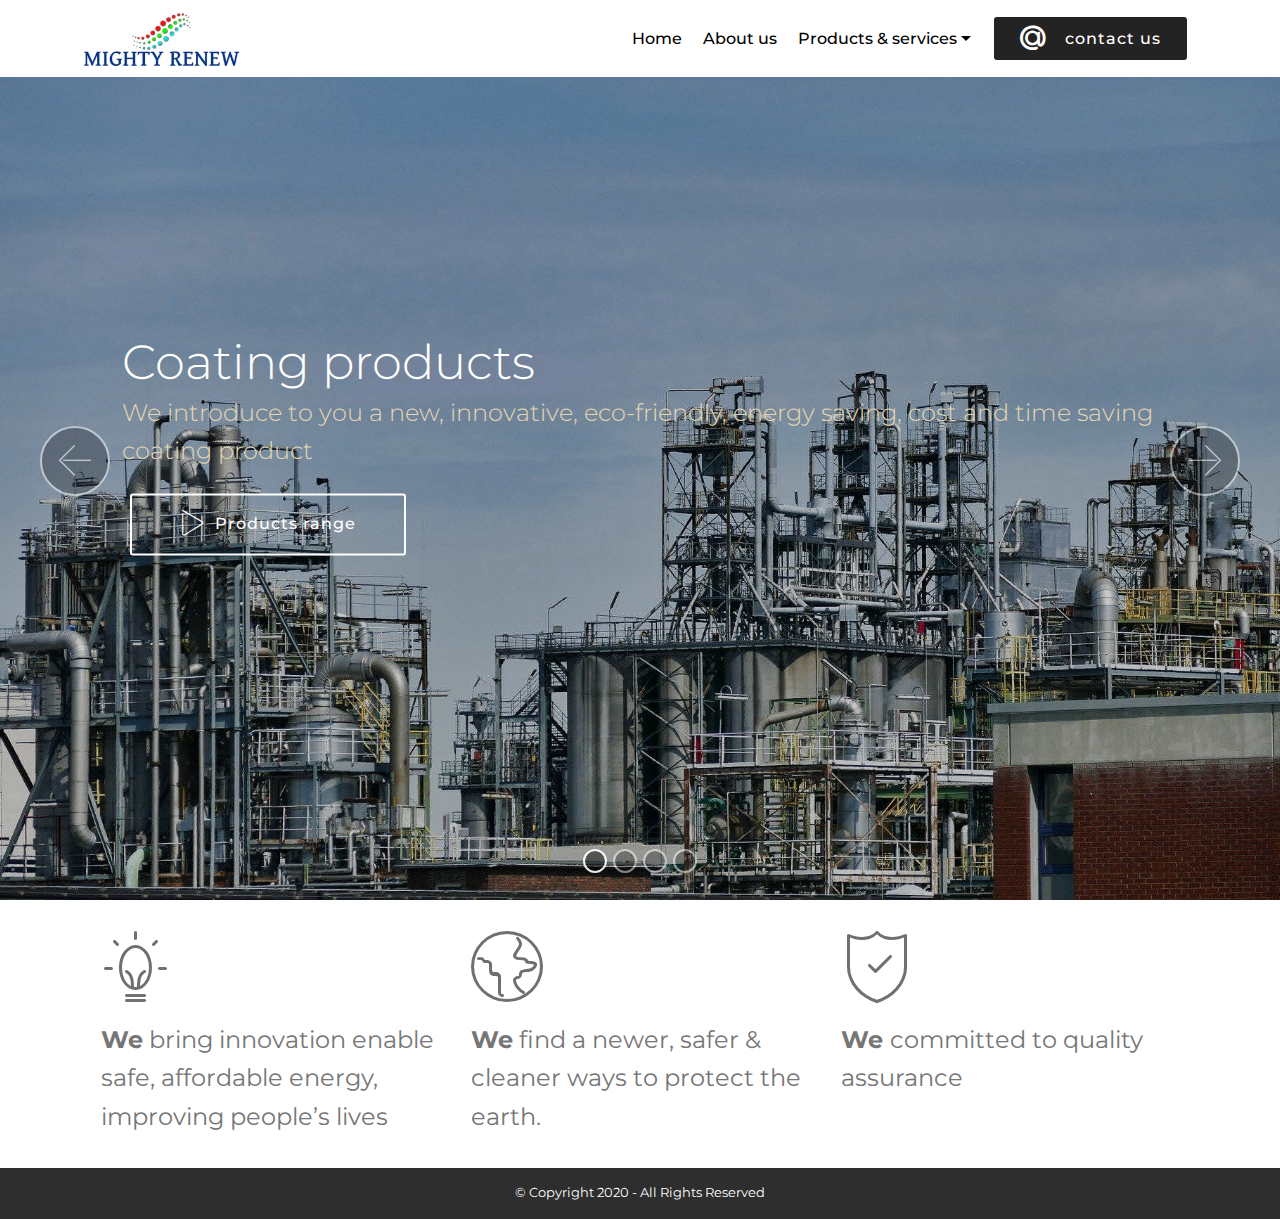
<file: index.html>
<!DOCTYPE html>
<html  >
<head>
  <!-- Site made with Mobirise Website Builder v4.12.4, https://mobirise.com -->
  <meta charset="UTF-8">
  <meta http-equiv="X-UA-Compatible" content="IE=edge">
  <meta name="generator" content="Mobirise v4.12.4, mobirise.com">
  <meta name="viewport" content="width=device-width, initial-scale=1, minimum-scale=1">
  <link rel="shortcut icon" href="assets/images/logo-1-292x109.png" type="image/x-icon">
  <meta name="description" content="Home">
  
  
  <title>Home</title>
  <link rel="stylesheet" href="assets/web/assets/mobirise-icons/mobirise-icons.css">
  <link rel="stylesheet" href="assets/facebook-plugin/style.css">
  <link rel="stylesheet" href="assets/bootstrap/css/bootstrap.min.css">
  <link rel="stylesheet" href="assets/bootstrap/css/bootstrap-grid.min.css">
  <link rel="stylesheet" href="assets/bootstrap/css/bootstrap-reboot.min.css">
  <link rel="stylesheet" href="assets/tether/tether.min.css">
  <link rel="stylesheet" href="assets/socicon/css/styles.css">
  <link rel="stylesheet" href="assets/dropdown/css/style.css">
  <link rel="stylesheet" href="assets/theme/css/style.css">
  <link rel="preload" as="style" href="assets/mobirise/css/mbr-additional.css"><link rel="stylesheet" href="assets/mobirise/css/mbr-additional.css" type="text/css">
  
  
  
</head>
<body>
  <section class="menu cid-s4kVtZaDWc" once="menu" id="menu2-6u">

    

    <nav class="navbar navbar-expand beta-menu navbar-dropdown align-items-center navbar-fixed-top navbar-toggleable-sm">
        <button class="navbar-toggler navbar-toggler-right" type="button" data-toggle="collapse" data-target="#navbarSupportedContent" aria-controls="navbarSupportedContent" aria-expanded="false" aria-label="Toggle navigation">
            <div class="hamburger">
                <span></span>
                <span></span>
                <span></span>
                <span></span>
            </div>
        </button>
        <div class="menu-logo">
            <div class="navbar-brand">
                <span class="navbar-logo">
                    <a href="https://mobirise.co">
                        <img src="assets/images/logo-1-292x109.png" alt="Mobirise" title="" style="height: 3.8rem;">
                    </a>
                </span>
                
            </div>
        </div>
        <div class="collapse navbar-collapse" id="navbarSupportedContent">
            <ul class="navbar-nav nav-dropdown" data-app-modern-menu="true"><li class="nav-item">
                    <a class="nav-link link text-black display-4" href="About us.html">
                        Home</a>
                </li><li class="nav-item"><a class="nav-link link text-black display-4" href="About us.html">
                        About us</a></li>
                <li class="nav-item dropdown"><a class="nav-link link text-black dropdown-toggle display-4" href="https://mobirise.co" data-toggle="dropdown-submenu" aria-expanded="false">
                        Products &amp; services</a><div class="dropdown-menu"><a class="text-black dropdown-item display-4" href="https://mobirise.co" aria-expanded="true">Coating products</a><a class="text-black dropdown-item display-4" href="https://mobirise.co" aria-expanded="false">Water saving products</a><a class="text-black dropdown-item display-4" href="https://mobirise.co" aria-expanded="true">Engineering &amp; contracting</a><a class="text-black dropdown-item display-4" href="https://mobirise.co" aria-expanded="true">Building materials &amp; hardware</a><a class="text-black dropdown-item display-4" href="https://mobirise.co" aria-expanded="true">Others</a></div></li></ul>
            <div class="navbar-buttons mbr-section-btn"><a class="btn btn-sm btn-primary display-4" href="tel:+1-234-567-8901"><span class="socicon socicon-mailru mbr-iconfont mbr-iconfont-btn"></span>&nbsp; contact us</a></div>
        </div>
    </nav>
</section>

<section class="engine"><a href="https://mobirise.info/g">how to build a site</a></section><section class="carousel slide cid-s41AT7yfBP" data-interval="false" id="slider1-35">

    

    <div class="full-screen"><div class="mbr-slider slide carousel" data-keyboard="false" data-ride="carousel" data-interval="4000" data-pause="true"><ol class="carousel-indicators"><li data-app-prevent-settings="" data-target="#slider1-35" class=" active" data-slide-to="0"></li><li data-app-prevent-settings="" data-target="#slider1-35" data-slide-to="1"></li><li data-app-prevent-settings="" data-target="#slider1-35" data-slide-to="2"></li><li data-app-prevent-settings="" data-target="#slider1-35" data-slide-to="3"></li></ol><div class="carousel-inner" role="listbox"><div class="carousel-item slider-fullscreen-image active" data-bg-video-slide="false" style="background-image: url(assets/images/mbr-4-1920x1280.jpg);"><div class="container container-slide"><div class="image_wrapper"><div class="mbr-overlay" style="opacity: 0.2;"></div><img src="assets/images/mbr-4-1920x1280.jpg" alt="" title=""><div class="carousel-caption justify-content-center"><div class="col-10 align-left"><h2 class="mbr-fonts-style display-2">Coating products</h2><p class="lead mbr-text mbr-fonts-style display-5">We introduce to you a new, innovative, eco-friendly, energy saving, cost and time saving coating product</p><div class="mbr-section-btn" buttons="0"><a class="btn display-4 btn-white-outline" href="https://mobirise.com"><span class="mbri-play mbr-iconfont mbr-iconfont-btn"></span>Products range</a> </div></div></div></div></div></div><div class="carousel-item slider-fullscreen-image" data-bg-video-slide="false" style="background-image: url(assets/images/100-1986-2000x1500.jpg);"><div class="container container-slide"><div class="image_wrapper"><div class="mbr-overlay" style="opacity: 0.3;"></div><img src="assets/images/100-1986-2000x1500.jpg" alt="" title=""><div class="carousel-caption justify-content-center"><div class="col-10 align-left"><h2 class="mbr-fonts-style display-2">Engineering &amp; Contracting</h2><p class="lead mbr-text mbr-fonts-style display-5">A comprehensive turnkey solution, including Design, supply and Build capability for outdoor noise control system&nbsp;</p><div class="mbr-section-btn" buttons="0"><a class="btn display-4 btn-white-outline" href="https://mobirise.com"><span class="mbri-play mbr-iconfont mbr-iconfont-btn"></span>More info</a> </div></div></div></div></div></div><div class="carousel-item slider-fullscreen-image" data-bg-video-slide="false" style="background-image: url(assets/images/mbr-1920x1272.jpg);"><div class="container container-slide"><div class="image_wrapper"><div class="mbr-overlay"></div><img src="assets/images/mbr-1920x1272.jpg" alt="" title=""><div class="carousel-caption justify-content-center"><div class="col-10 align-left"><h2 class="mbr-fonts-style display-2">Building materials &amp; hardware</h2><p class="lead mbr-text mbr-fonts-style display-5">We are the authorized distributor of various hardware and building materials.&nbsp;</p><div class="mbr-section-btn" buttons="0"><a class="btn display-4 btn-white-outline" href="https://mobirise.com"><span class="mbri-play mbr-iconfont mbr-iconfont-btn"></span>Products range</a> </div></div></div></div></div></div><div class="carousel-item slider-fullscreen-image" data-bg-video-slide="false" style="background-image: url(assets/images/mbr-9-1920x1280.jpg);"><div class="container container-slide"><div class="image_wrapper"><div class="mbr-overlay" style="opacity: 0.3;"></div><img src="assets/images/mbr-9-1920x1280.jpg" alt="" title=""><div class="carousel-caption justify-content-center"><div class="col-10 align-left"><h2 class="mbr-fonts-style display-2">Water saving product</h2><p class="lead mbr-text mbr-fonts-style display-5">We introduce to you a new and innovative way to generate and save water</p><div class="mbr-section-btn" buttons="0"><a class="btn display-4 btn-white-outline" href="https://mobirise.com"><span class="mbri-play mbr-iconfont mbr-iconfont-btn"></span>Product range</a> </div></div></div></div></div></div></div><a data-app-prevent-settings="" class="carousel-control carousel-control-prev" role="button" data-slide="prev" href="#slider1-35"><span aria-hidden="true" class="mbri-left mbr-iconfont"></span><span class="sr-only">Previous</span></a><a data-app-prevent-settings="" class="carousel-control carousel-control-next" role="button" data-slide="next" href="#slider1-35"><span aria-hidden="true" class="mbri-right mbr-iconfont"></span><span class="sr-only">Next</span></a></div></div>

</section>

<section class="features5 cid-s4ecAOsPrR" id="features5-5z">
    
    

    
    <div class="container">
        <div class="media-container-row">

            <div class="card p-3 col-12 col-md-6 col-lg-4">
                <div class="card-img pb-3">
                    <span class="mbr-iconfont mbri-idea"></span>
                </div>
                <div class="card-box">
                    
                    <p class="mbr-text mbr-fonts-style display-5"><strong>We</strong> bring innovation enable safe, affordable energy, improving people’s lives</p>
                </div>
            </div>

            <div class="card p-3 col-12 col-md-6 col-lg-4">
                <div class="card-img pb-3">
                    <span class="mbr-iconfont mbri-globe"></span>
                </div>
                <div class="card-box">
                    
                    <p class="mbr-text mbr-fonts-style display-5"><strong>We</strong> find a newer, safer &amp; cleaner ways to protect the earth.&nbsp;</p>
                </div>
            </div>

            <div class="card p-3 col-12 col-md-6 col-lg-4">
                <div class="card-img pb-3">
                    <span class="mbr-iconfont mbri-protect"></span>
                </div>
                <div class="card-box">
                    
                    <p class="mbr-text mbr-fonts-style display-5"><strong>We </strong>committed to quality assurance</p>
                </div>
            </div>

            
        </div>
    </div>
</section>

<section once="footers" class="cid-s41Alg0662" id="footer7-34">

    

    

    <div class="container">
        <div class="media-container-row align-center mbr-white">
            
            
            <div class="row row-copirayt">
                <p class="mbr-text mb-0 mbr-fonts-style mbr-white align-center display-7">
                    © Copyright 2020 - All Rights Reserved
                </p>
            </div>
        </div>
    </div>
</section>


  <script src="assets/web/assets/jquery/jquery.min.js"></script>
  <script src="assets/popper/popper.min.js"></script>
  <script src="https://connect.facebook.net/en_US/sdk.js#xfbml=1&version=v2.5"></script>
  <script src="https://apis.google.com/js/plusone.js"></script>
  <script src="assets/facebook-plugin/facebook-script.js"></script>
  <script src="assets/bootstrap/js/bootstrap.min.js"></script>
  <script src="assets/ytplayer/jquery.mb.ytplayer.min.js"></script>
  <script src="assets/tether/tether.min.js"></script>
  <script src="assets/smoothscroll/smooth-scroll.js"></script>
  <script src="assets/touchswipe/jquery.touch-swipe.min.js"></script>
  <script src="assets/vimeoplayer/jquery.mb.vimeo_player.js"></script>
  <script src="assets/bootstrapcarouselswipe/bootstrap-carousel-swipe.js"></script>
  <script src="assets/dropdown/js/nav-dropdown.js"></script>
  <script src="assets/dropdown/js/navbar-dropdown.js"></script>
  <script src="assets/theme/js/script.js"></script>
  <script src="assets/slidervideo/script.js"></script>
  
  
</body>
</html>
</file>
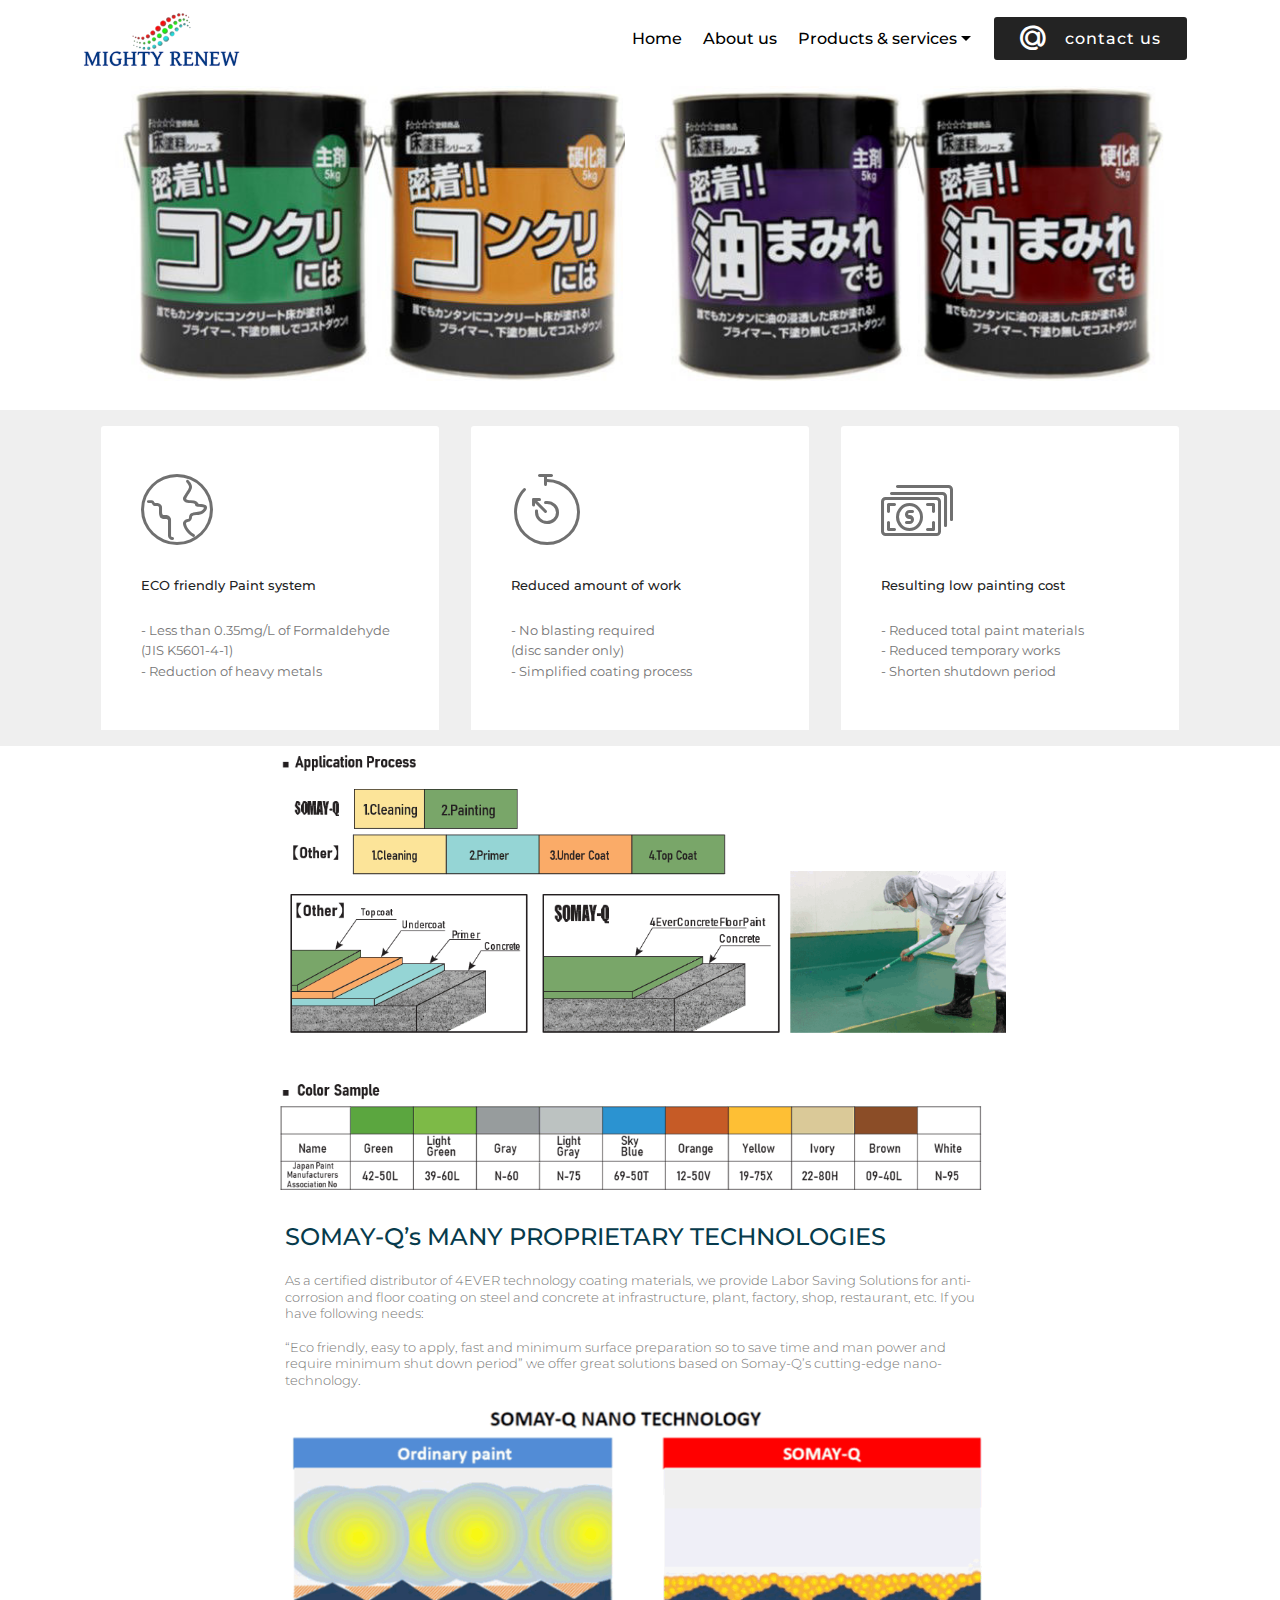
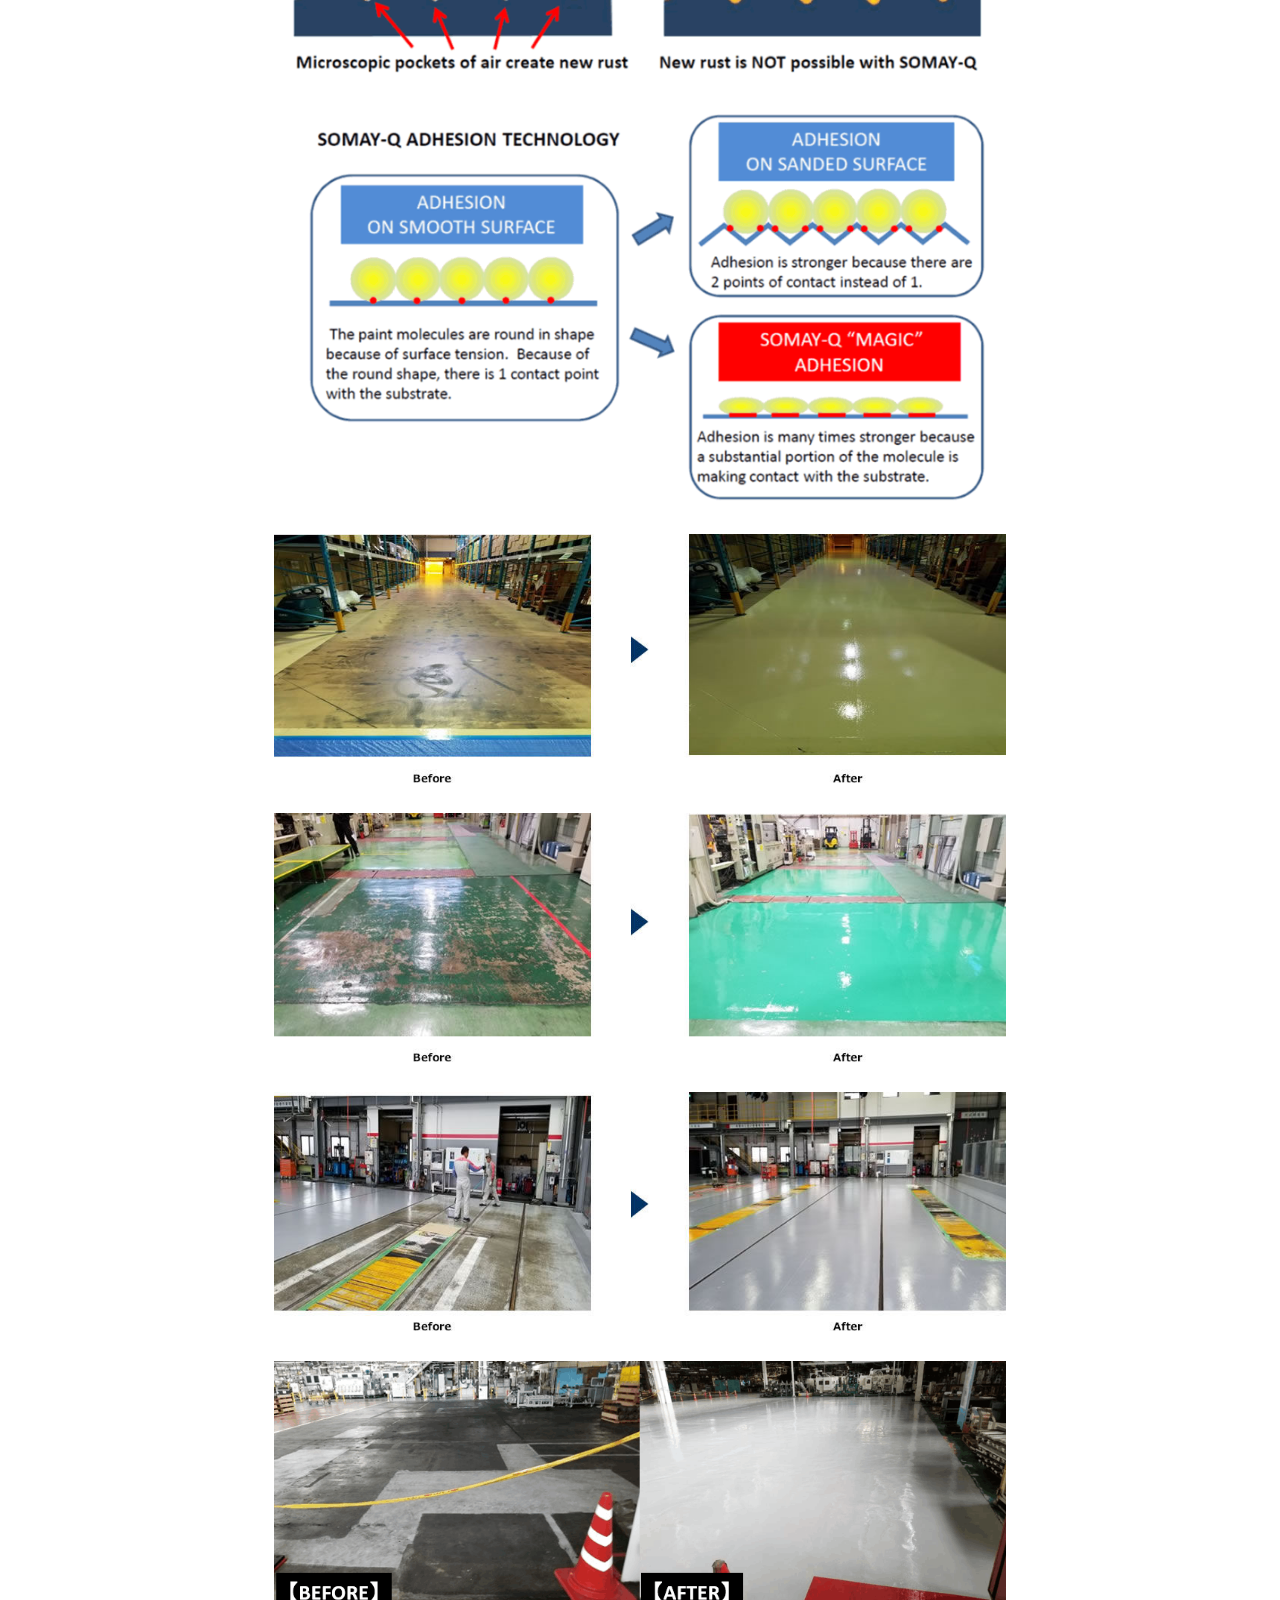
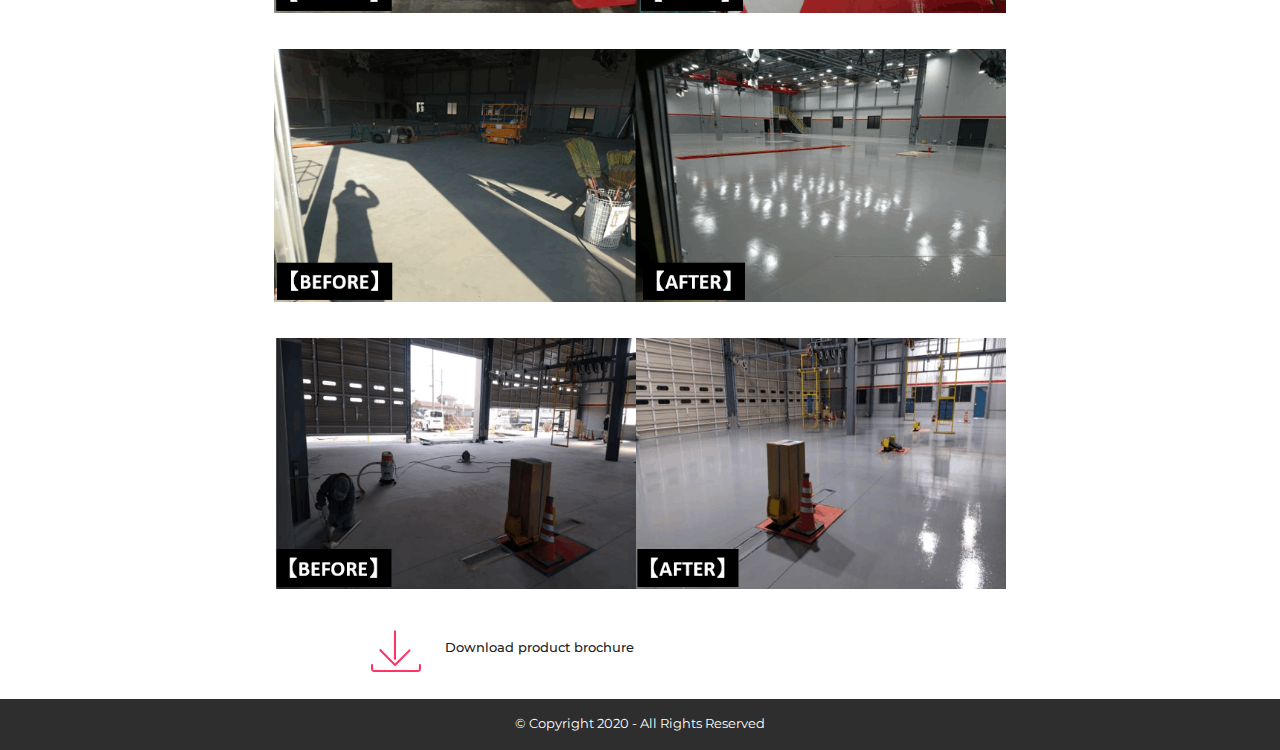
<file: 4ever coating.html>
<!DOCTYPE html>
<html  >
<head>
  <!-- Site made with Mobirise Website Builder v4.12.4, https://mobirise.com -->
  <meta charset="UTF-8">
  <meta http-equiv="X-UA-Compatible" content="IE=edge">
  <meta name="generator" content="Mobirise v4.12.4, mobirise.com">
  <meta name="viewport" content="width=device-width, initial-scale=1, minimum-scale=1">
  <link rel="shortcut icon" href="assets/images/logo-1-292x109.png" type="image/x-icon">
  <meta name="description" content="4ever coating">
  
  
  <title>4ever coating</title>
  <link rel="stylesheet" href="assets/web/assets/mobirise-icons/mobirise-icons.css">
  <link rel="stylesheet" href="assets/facebook-plugin/style.css">
  <link rel="stylesheet" href="assets/bootstrap/css/bootstrap.min.css">
  <link rel="stylesheet" href="assets/bootstrap/css/bootstrap-grid.min.css">
  <link rel="stylesheet" href="assets/bootstrap/css/bootstrap-reboot.min.css">
  <link rel="stylesheet" href="assets/dropdown/css/style.css">
  <link rel="stylesheet" href="assets/tether/tether.min.css">
  <link rel="stylesheet" href="assets/socicon/css/styles.css">
  <link rel="stylesheet" href="assets/theme/css/style.css">
  <link rel="preload" as="style" href="assets/mobirise/css/mbr-additional.css"><link rel="stylesheet" href="assets/mobirise/css/mbr-additional.css" type="text/css">
  
  
  
</head>
<body>
  <section class="features15 cid-s41kVfkhrX" id="features15-2f">

    

    
    <div class="container">
        
        

        <div class="media-container-row container pt-5 mt-2">

            <div class="col-12 col-md-6 mb-4">
                <div class="card flip-card p-5 align-center">
                    <div class="card-front card_cont">
                        <img src="assets/images/4ever-gdp-506x293.jpg" alt="Mobirise" title="">
                    </div>
                    <div class="card_back card_cont">
                        
                        <p class="mbr-text mbr-fonts-style display-7"><strong>
                            4EVER CONCRETE FLOOR COATING GDP<br></strong><br>High Performance Concrete Floor Coating. Direct Application, No Primer, Strong Adhesion, 8 Hours Full Cure.<br><br>One Coat Application &nbsp;I &nbsp;Superb &amp; Lasting Adhesion
<br>No Delamination &nbsp;I &nbsp;Minimal Surface Preparation
<br>No Primer Needed&nbsp;<br>
                        </p>
                    </div>
                </div>
            </div>

            <div class="col-12 col-md-6 mb-4">
                
                <div class="card flip-card p-5 align-center">
                    <div class="card-front card_cont">
                        <img src="assets/images/4ever-fop-498x293.jpg" alt="Mobirise" title="">
                    </div>
                    <div class="card_back card_cont">
                        
                        <p class="mbr-text mbr-fonts-style display-7"><strong>
                            4EVER CONCRETE FLOOR COATING FOP<br></strong><br>High Performance Concrete Floor Coating. Applicable On Oily Concrete Surface, Strong Adhesion, 6 Hours Curing.<br><br>One Coat Application &nbsp;I &nbsp;Superb &amp; Lasting Adhesion
<br>No Delamination &nbsp;I &nbsp;Minimal Surface Preparation
<br>Apply On Oily Surface<br></p>
                    </div>
                </div>
            </div>
            
            

            
        </div>
</div></section>

<section class="engine"><a href="https://mobirise.info/q">responsive web templates</a></section><section class="features6 cid-s41piUCeta" id="features6-2h">
    
    

    
    <div class="container">
        <div class="media-container-row">

            <div class="card p-3 col-12 col-md-6 col-lg-4">
                <div class="card-img pb-3">
                    <span class="mbr-iconfont mbri-globe"></span>
                </div>
                <div class="card-box">
                    <h4 class="card-title py-3 mbr-fonts-style display-7">ECO friendly Paint system</h4>
                    <p class="mbr-text mbr-fonts-style display-7">- Less than 0.35mg/L of Formaldehyde (JIS K5601-4-1)
<br>- Reduction of heavy metals</p>
                </div>
            </div>

            <div class="card p-3 col-12 col-md-6 col-lg-4">
                <div class="card-img pb-3">
                    <span class="mbr-iconfont mbri-timer"></span>
                </div>
                <div class="card-box">
                    <h4 class="card-title py-3 mbr-fonts-style display-7">Reduced amount of work</h4>
                    <p class="mbr-text mbr-fonts-style display-7">- No blasting required
<br>(disc sander only)
<br>- Simplified coating process</p>
                </div>
            </div>

            <div class="card p-3 col-12 col-md-6 col-lg-4">
                <div class="card-img pb-3">
                    <span class="mbr-iconfont mbri-cash"></span>
                </div>
                <div class="card-box">
                    <h4 class="card-title py-3 mbr-fonts-style display-7">Resulting low painting cost</h4>
                    <p class="mbr-text mbr-fonts-style display-7">- Reduced total paint materials
<br>- Reduced temporary works
<br>- Shorten shutdown period</p>
                </div>
            </div>

            

        </div>

    </div>

</section>

<section class="cid-s4espJ2QaG" id="image1-68">

    

    <figure class="mbr-figure container">
        <div class="image-block" style="width: 66%;">
            <img src="assets/images/picture2-1025x628.png" width="1400" alt="Mobirise" title="">
            
        </div>
    </figure>
</section>

<section class="mbr-section content4 cid-s41rKQSA6V" id="content4-2i">

    

    <div class="container">
        <div class="media-container-row">
            <div class="title col-12 col-md-8">
                <h2 class="align-center pb-3 mbr-fonts-style display-5">SOMAY-Q’s MANY PROPRIETARY TECHNOLOGIES</h2>
                <h3 class="mbr-section-subtitle align-center mbr-light mbr-fonts-style display-7">As a certified distributor of 4EVER technology coating materials, we provide Labor Saving Solutions for anti-corrosion and floor coating on steel and concrete at infrastructure, plant, factory, shop, restaurant, etc.
 If you have following needs:&nbsp;<br><br><div>“Eco friendly, easy to apply, fast and minimum surface preparation so to save time and man power and require minimum shut down period” we offer great solutions based on Somay-Q’s cutting-edge nano-technology.</div></h3>
                
            </div>
        </div>
    </div>
</section>

<section class="cid-s41uHeKLCu" id="image1-2v">

    

    <figure class="mbr-figure container">
        <div class="image-block" style="width: 66%;">
            <img src="assets/images/infrastructure-img01-818x333.png" width="1400" alt="Mobirise" title="">
            
        </div>
    </figure>
</section>

<section class="cid-s41uX2bs57" id="image1-2w">

    

    <figure class="mbr-figure container">
        <div class="image-block" style="width: 66%;">
            <img src="assets/images/infrastructure-img02-818x456.png" width="1400" alt="Mobirise" title="">
            
        </div>
    </figure>
</section>

<section class="cid-s41zfGnmbq" id="image1-30">

    

    <figure class="mbr-figure container">
        <div class="image-block" style="width: 66%;">
            <img src="assets/images/infrastructure-case04-1-970x330.jpg" width="1400" alt="Mobirise" title="">
            
        </div>
    </figure>
</section>

<section class="cid-s41zBx6jY6" id="image1-31">

    

    <figure class="mbr-figure container">
        <div class="image-block" style="width: 66%;">
            <img src="assets/images/infrastructure-case05-970x330.jpg" width="1400" alt="Mobirise" title="">
            
        </div>
    </figure>
</section>

<section class="cid-s41zSsv6qa" id="image1-33">

    

    <figure class="mbr-figure container">
        <div class="image-block" style="width: 66%;">
            <img src="assets/images/infrastructure-case06-970x316.jpg" width="1400" alt="Mobirise" title="">
            
        </div>
    </figure>
</section>

<section class="cid-s4esWUAmBz" id="image1-69">

    

    <figure class="mbr-figure container">
        <div class="image-block" style="width: 66%;">
            <img src="assets/images/picture3-983x346.png" width="1400" alt="Mobirise" title="">
            
        </div>
    </figure>
</section>

<section class="cid-s4et55esPr" id="image1-6a">

    

    <figure class="mbr-figure container">
        <div class="image-block" style="width: 66%;">
            <img src="assets/images/picture4-984x348.png" width="1400" alt="Mobirise" title="">
            
        </div>
    </figure>
</section>

<section class="cid-s4et5MOhyO" id="image1-6b">

    

    <figure class="mbr-figure container">
        <div class="image-block" style="width: 66%;">
            <img src="assets/images/picture5-985x346.png" width="1400" alt="Mobirise" title="">
            
        </div>
    </figure>
</section>

<section class="features9 cid-s41S9Vc53l" id="features9-3d">

    

    
    <div class="container">
        <div class="row justify-content-center">
            <div class="card p-3 col-12 col-md-6">
                <div class="media-container-row">
                    <div class="card-img pr-2">
                        <span class="mbr-iconfont mbri-save" style="font-size: 50px;"></span>
                    </div>
                    <div class="card-box">
                        <h4 class="card-title py-3 mbr-fonts-style display-7">
                            Download product brochure</h4>
                        
                    </div>
                </div>
            </div>

            

            

            
        </div>
    </div>
</section>

<section once="footers" class="cid-s41Alg0662" id="footer7-34">

    

    

    <div class="container">
        <div class="media-container-row align-center mbr-white">
            
            
            <div class="row row-copirayt">
                <p class="mbr-text mb-0 mbr-fonts-style mbr-white align-center display-7">
                    © Copyright 2020 - All Rights Reserved
                </p>
            </div>
        </div>
    </div>
</section>

<section class="menu cid-s4kVtZaDWc" once="menu" id="menu2-6u">

    

    <nav class="navbar navbar-expand beta-menu navbar-dropdown align-items-center navbar-fixed-top navbar-toggleable-sm">
        <button class="navbar-toggler navbar-toggler-right" type="button" data-toggle="collapse" data-target="#navbarSupportedContent" aria-controls="navbarSupportedContent" aria-expanded="false" aria-label="Toggle navigation">
            <div class="hamburger">
                <span></span>
                <span></span>
                <span></span>
                <span></span>
            </div>
        </button>
        <div class="menu-logo">
            <div class="navbar-brand">
                <span class="navbar-logo">
                    <a href="https://mobirise.co">
                        <img src="assets/images/logo-1-292x109.png" alt="Mobirise" title="" style="height: 3.8rem;">
                    </a>
                </span>
                
            </div>
        </div>
        <div class="collapse navbar-collapse" id="navbarSupportedContent">
            <ul class="navbar-nav nav-dropdown" data-app-modern-menu="true"><li class="nav-item">
                    <a class="nav-link link text-black display-4" href="About us.html">
                        Home</a>
                </li><li class="nav-item"><a class="nav-link link text-black display-4" href="About us.html">
                        About us</a></li>
                <li class="nav-item dropdown"><a class="nav-link link text-black dropdown-toggle display-4" href="https://mobirise.co" data-toggle="dropdown-submenu" aria-expanded="false">
                        Products &amp; services</a><div class="dropdown-menu"><a class="text-black dropdown-item display-4" href="https://mobirise.co" aria-expanded="true">Coating products</a><a class="text-black dropdown-item display-4" href="https://mobirise.co" aria-expanded="false">Water saving products</a><a class="text-black dropdown-item display-4" href="https://mobirise.co" aria-expanded="true">Engineering &amp; contracting</a><a class="text-black dropdown-item display-4" href="https://mobirise.co" aria-expanded="true">Building materials &amp; hardware</a><a class="text-black dropdown-item display-4" href="https://mobirise.co" aria-expanded="true">Others</a></div></li></ul>
            <div class="navbar-buttons mbr-section-btn"><a class="btn btn-sm btn-primary display-4" href="tel:+1-234-567-8901"><span class="socicon socicon-mailru mbr-iconfont mbr-iconfont-btn"></span>&nbsp; contact us</a></div>
        </div>
    </nav>
</section>


  <script src="assets/web/assets/jquery/jquery.min.js"></script>
  <script src="assets/popper/popper.min.js"></script>
  <script src="https://connect.facebook.net/en_US/sdk.js#xfbml=1&version=v2.5"></script>
  <script src="https://apis.google.com/js/plusone.js"></script>
  <script src="assets/facebook-plugin/facebook-script.js"></script>
  <script src="assets/bootstrap/js/bootstrap.min.js"></script>
  <script src="assets/smoothscroll/smooth-scroll.js"></script>
  <script src="assets/mbr-flip-card/mbr-flip-card.js"></script>
  <script src="assets/dropdown/js/nav-dropdown.js"></script>
  <script src="assets/dropdown/js/navbar-dropdown.js"></script>
  <script src="assets/touchswipe/jquery.touch-swipe.min.js"></script>
  <script src="assets/tether/tether.min.js"></script>
  <script src="assets/theme/js/script.js"></script>
  
  
</body>
</html>
</file>
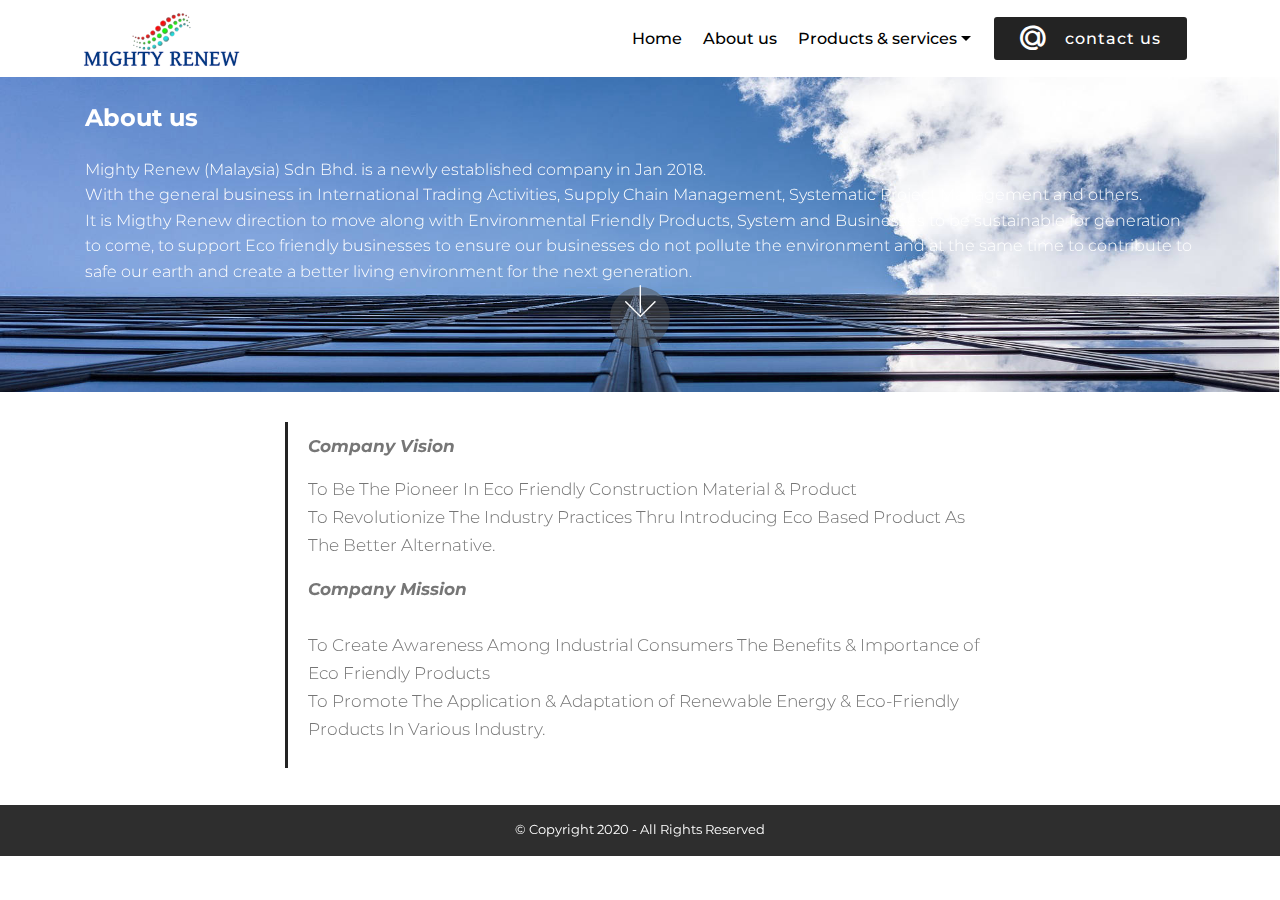
<file: About us.html>
<!DOCTYPE html>
<html  >
<head>
  <!-- Site made with Mobirise Website Builder v4.12.4, https://mobirise.com -->
  <meta charset="UTF-8">
  <meta http-equiv="X-UA-Compatible" content="IE=edge">
  <meta name="generator" content="Mobirise v4.12.4, mobirise.com">
  <meta name="viewport" content="width=device-width, initial-scale=1, minimum-scale=1">
  <link rel="shortcut icon" href="assets/images/logo-1-292x109.png" type="image/x-icon">
  <meta name="description" content="About us">
  
  
  <title>About us</title>
  <link rel="stylesheet" href="assets/web/assets/mobirise-icons/mobirise-icons.css">
  <link rel="stylesheet" href="assets/bootstrap/css/bootstrap.min.css">
  <link rel="stylesheet" href="assets/bootstrap/css/bootstrap-grid.min.css">
  <link rel="stylesheet" href="assets/bootstrap/css/bootstrap-reboot.min.css">
  <link rel="stylesheet" href="assets/facebook-plugin/style.css">
  <link rel="stylesheet" href="assets/tether/tether.min.css">
  <link rel="stylesheet" href="assets/dropdown/css/style.css">
  <link rel="stylesheet" href="assets/socicon/css/styles.css">
  <link rel="stylesheet" href="assets/theme/css/style.css">
  <link rel="preload" as="style" href="assets/mobirise/css/mbr-additional.css"><link rel="stylesheet" href="assets/mobirise/css/mbr-additional.css" type="text/css">
  
  
  
</head>
<body>
  <section class="menu cid-s4kVtZaDWc" once="menu" id="menu2-6u">

    

    <nav class="navbar navbar-expand beta-menu navbar-dropdown align-items-center navbar-fixed-top navbar-toggleable-sm">
        <button class="navbar-toggler navbar-toggler-right" type="button" data-toggle="collapse" data-target="#navbarSupportedContent" aria-controls="navbarSupportedContent" aria-expanded="false" aria-label="Toggle navigation">
            <div class="hamburger">
                <span></span>
                <span></span>
                <span></span>
                <span></span>
            </div>
        </button>
        <div class="menu-logo">
            <div class="navbar-brand">
                <span class="navbar-logo">
                    <a href="https://mobirise.co">
                        <img src="assets/images/logo-1-292x109.png" alt="Mobirise" title="" style="height: 3.8rem;">
                    </a>
                </span>
                
            </div>
        </div>
        <div class="collapse navbar-collapse" id="navbarSupportedContent">
            <ul class="navbar-nav nav-dropdown" data-app-modern-menu="true"><li class="nav-item">
                    <a class="nav-link link text-black display-4" href="About us.html">
                        Home</a>
                </li><li class="nav-item"><a class="nav-link link text-black display-4" href="About us.html">
                        About us</a></li>
                <li class="nav-item dropdown"><a class="nav-link link text-black dropdown-toggle display-4" href="https://mobirise.co" data-toggle="dropdown-submenu" aria-expanded="false">
                        Products &amp; services</a><div class="dropdown-menu"><a class="text-black dropdown-item display-4" href="https://mobirise.co" aria-expanded="true">Coating products</a><a class="text-black dropdown-item display-4" href="https://mobirise.co" aria-expanded="false">Water saving products</a><a class="text-black dropdown-item display-4" href="https://mobirise.co" aria-expanded="true">Engineering &amp; contracting</a><a class="text-black dropdown-item display-4" href="https://mobirise.co" aria-expanded="true">Building materials &amp; hardware</a><a class="text-black dropdown-item display-4" href="https://mobirise.co" aria-expanded="true">Others</a></div></li></ul>
            <div class="navbar-buttons mbr-section-btn"><a class="btn btn-sm btn-primary display-4" href="tel:+1-234-567-8901"><span class="socicon socicon-mailru mbr-iconfont mbr-iconfont-btn"></span>&nbsp; contact us</a></div>
        </div>
    </nav>
</section>

<section class="engine"><a href="https://mobirise.info/o">portfolio web templates</a></section><section class="header9 cid-s41IAZs4vI mbr-parallax-background" id="header9-3c">

    

    <div class="mbr-overlay" style="opacity: 0; background-color: rgb(255, 255, 255);">
    </div>

    <div class="container">
        <div class="media-container-column mbr-white">
            <h1 class="mbr-section-title align-left mbr-bold pb-3 mbr-fonts-style display-5">
                <br>About us</h1>
            
            <p class="mbr-text align-left pb-3 mbr-fonts-style display-4">Mighty Renew (Malaysia) Sdn Bhd. is a newly established company in Jan 2018.<br>With the general business in International Trading Activities, Supply Chain Management, Systematic Project Management and others.<br>It is Migthy Renew direction to move along with Environmental Friendly Products, System and Businesses to be sustainable for generation to come, to support Eco friendly businesses to ensure our businesses do not pollute the environment and at the same time to contribute to safe our earth and create a better living environment for the next generation.</p>
            
        </div>
    </div>

    <div class="mbr-arrow hidden-sm-down" aria-hidden="true">
        <a href="#next">
            <i class="mbri-down mbr-iconfont"></i>
        </a>
    </div>
</section>

<section class="mbr-section article content1 cid-s4iNSKIeP3" id="content2-6c">

     

    <div class="container">
        <div class="media-container-row">
            <div class="mbr-text col-12 col-md-8 mbr-fonts-style display-4">
                <blockquote><p><strong>Company Vision</strong></p><p><span style="font-style: normal;">To Be The Pioneer In Eco Friendly Construction Material &amp; Product&nbsp;<br><span style="font-size: 1.09rem;">To Revolutionize The Industry Practices Thru Introducing Eco Based Product As The Better Alternative.</span></span></p><p><strong>Company Mission<br><br></strong><span style="font-style: normal;">To Create Awareness Among Industrial Consumers The Benefits &amp; Importance of Eco Friendly Products<br><span style="font-size: 1.09rem;">To Promote The Application &amp; Adaptation of Renewable Energy &amp; Eco-Friendly Products In Various Industry.</span></span></p></blockquote>
            </div>
        </div>
    </div>
</section>

<section once="footers" class="cid-s41HUkw1jL" id="footer7-3b">

    

    

    <div class="container">
        <div class="media-container-row align-center mbr-white">
            
            
            <div class="row row-copirayt">
                <p class="mbr-text mb-0 mbr-fonts-style mbr-white align-center display-7">
                    © Copyright 2020 - All Rights Reserved
                </p>
            </div>
        </div>
    </div>
</section>


  <script src="assets/web/assets/jquery/jquery.min.js"></script>
  <script src="assets/popper/popper.min.js"></script>
  <script src="assets/bootstrap/js/bootstrap.min.js"></script>
  <script src="https://connect.facebook.net/en_US/sdk.js#xfbml=1&version=v2.5"></script>
  <script src="https://apis.google.com/js/plusone.js"></script>
  <script src="assets/facebook-plugin/facebook-script.js"></script>
  <script src="assets/tether/tether.min.js"></script>
  <script src="assets/smoothscroll/smooth-scroll.js"></script>
  <script src="assets/parallax/jarallax.min.js"></script>
  <script src="assets/dropdown/js/nav-dropdown.js"></script>
  <script src="assets/dropdown/js/navbar-dropdown.js"></script>
  <script src="assets/touchswipe/jquery.touch-swipe.min.js"></script>
  <script src="assets/theme/js/script.js"></script>
  
  
</body>
</html>
</file>
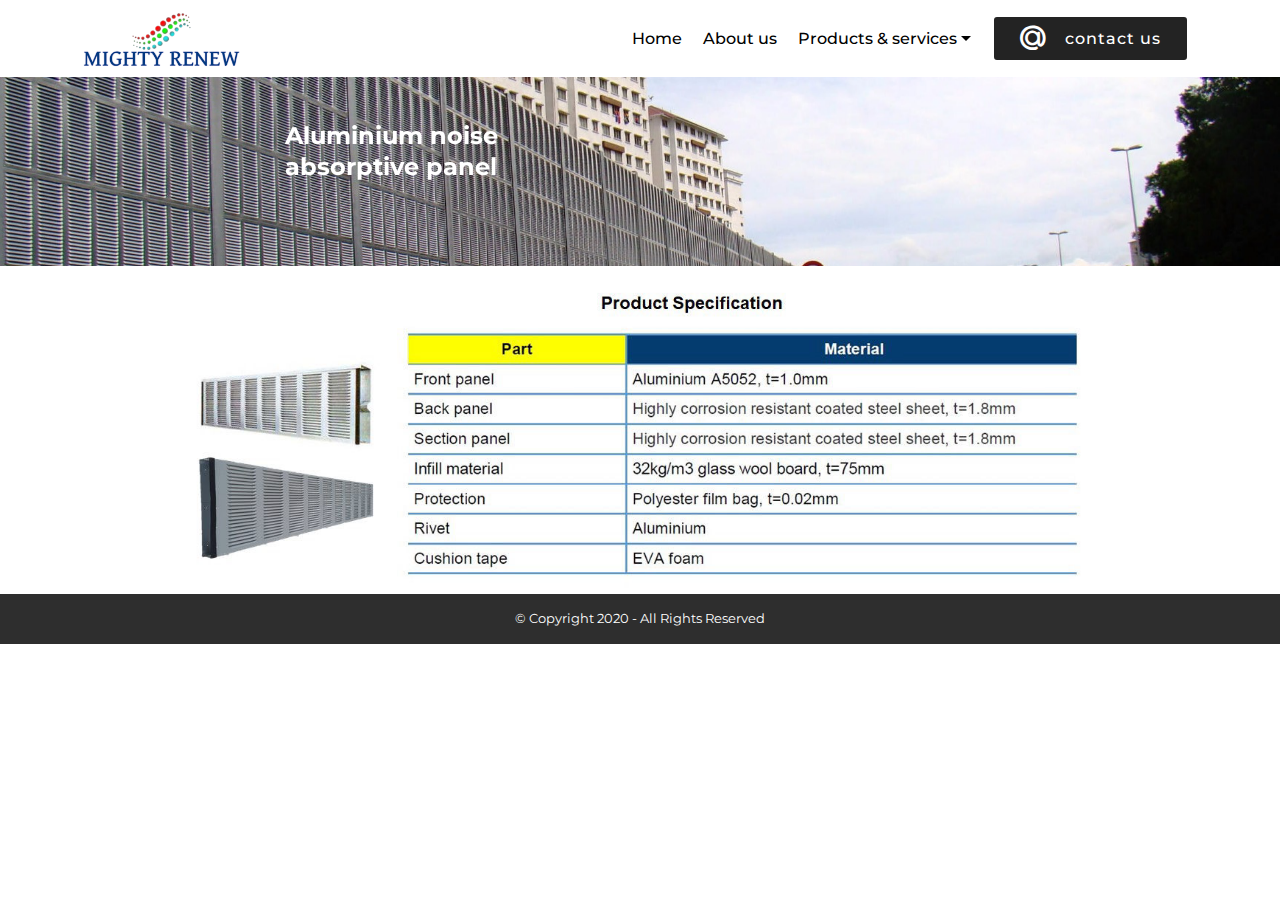
<file: Aluminium absorptive panel.html>
<!DOCTYPE html>
<html  >
<head>
  <!-- Site made with Mobirise Website Builder v4.12.4, https://mobirise.com -->
  <meta charset="UTF-8">
  <meta http-equiv="X-UA-Compatible" content="IE=edge">
  <meta name="generator" content="Mobirise v4.12.4, mobirise.com">
  <meta name="viewport" content="width=device-width, initial-scale=1, minimum-scale=1">
  <link rel="shortcut icon" href="assets/images/logo-1-292x109.png" type="image/x-icon">
  <meta name="description" content="Aluminium absorptive panel">
  
  
  <title>Aluminium absorptive panel</title>
  <link rel="stylesheet" href="assets/bootstrap/css/bootstrap.min.css">
  <link rel="stylesheet" href="assets/bootstrap/css/bootstrap-grid.min.css">
  <link rel="stylesheet" href="assets/bootstrap/css/bootstrap-reboot.min.css">
  <link rel="stylesheet" href="assets/facebook-plugin/style.css">
  <link rel="stylesheet" href="assets/socicon/css/styles.css">
  <link rel="stylesheet" href="assets/tether/tether.min.css">
  <link rel="stylesheet" href="assets/dropdown/css/style.css">
  <link rel="stylesheet" href="assets/theme/css/style.css">
  <link rel="preload" as="style" href="assets/mobirise/css/mbr-additional.css"><link rel="stylesheet" href="assets/mobirise/css/mbr-additional.css" type="text/css">
  
  
  
</head>
<body>
  <section class="mbr-section content5 cid-s4aeAqt1ug mbr-parallax-background" id="content5-5k">

    

    

    <div class="container">
        <div class="media-container-row">
            <div class="title col-12 col-md-8">
                
                <h3 class="mbr-section-subtitle align-center mbr-light mbr-white pb-3 mbr-fonts-style display-5"><strong>Aluminium noise <br>absorptive panel</strong></h3>
                
                
            </div>
        </div>
    </div>
</section>

<section class="engine"><a href="https://mobirise.info/b">create a site</a></section><section class="cid-s4cKHMVxF8" id="image1-5y">

    

    <figure class="mbr-figure container">
        <div class="image-block" style="width: 82%;">
            <img src="assets/images/untitled1-1236x424.jpg" width="1400" alt="Mobirise" title="">
            
        </div>
    </figure>
</section>

<section once="footers" class="cid-s4aeAuOhXo" id="footer7-5p">

    

    

    <div class="container">
        <div class="media-container-row align-center mbr-white">
            
            
            <div class="row row-copirayt">
                <p class="mbr-text mb-0 mbr-fonts-style mbr-white align-center display-7">
                    © Copyright 2020 - All Rights Reserved
                </p>
            </div>
        </div>
    </div>
</section>

<section class="menu cid-s4kVtZaDWc" once="menu" id="menu2-6u">

    

    <nav class="navbar navbar-expand beta-menu navbar-dropdown align-items-center navbar-fixed-top navbar-toggleable-sm">
        <button class="navbar-toggler navbar-toggler-right" type="button" data-toggle="collapse" data-target="#navbarSupportedContent" aria-controls="navbarSupportedContent" aria-expanded="false" aria-label="Toggle navigation">
            <div class="hamburger">
                <span></span>
                <span></span>
                <span></span>
                <span></span>
            </div>
        </button>
        <div class="menu-logo">
            <div class="navbar-brand">
                <span class="navbar-logo">
                    <a href="https://mobirise.co">
                        <img src="assets/images/logo-1-292x109.png" alt="Mobirise" title="" style="height: 3.8rem;">
                    </a>
                </span>
                
            </div>
        </div>
        <div class="collapse navbar-collapse" id="navbarSupportedContent">
            <ul class="navbar-nav nav-dropdown" data-app-modern-menu="true"><li class="nav-item">
                    <a class="nav-link link text-black display-4" href="About us.html">
                        Home</a>
                </li><li class="nav-item"><a class="nav-link link text-black display-4" href="About us.html">
                        About us</a></li>
                <li class="nav-item dropdown"><a class="nav-link link text-black dropdown-toggle display-4" href="https://mobirise.co" data-toggle="dropdown-submenu" aria-expanded="false">
                        Products &amp; services</a><div class="dropdown-menu"><a class="text-black dropdown-item display-4" href="https://mobirise.co" aria-expanded="true">Coating products</a><a class="text-black dropdown-item display-4" href="https://mobirise.co" aria-expanded="false">Water saving products</a><a class="text-black dropdown-item display-4" href="https://mobirise.co" aria-expanded="true">Engineering &amp; contracting</a><a class="text-black dropdown-item display-4" href="https://mobirise.co" aria-expanded="true">Building materials &amp; hardware</a><a class="text-black dropdown-item display-4" href="https://mobirise.co" aria-expanded="true">Others</a></div></li></ul>
            <div class="navbar-buttons mbr-section-btn"><a class="btn btn-sm btn-primary display-4" href="tel:+1-234-567-8901"><span class="socicon socicon-mailru mbr-iconfont mbr-iconfont-btn"></span>&nbsp; contact us</a></div>
        </div>
    </nav>
</section>


  <script src="assets/web/assets/jquery/jquery.min.js"></script>
  <script src="assets/popper/popper.min.js"></script>
  <script src="assets/bootstrap/js/bootstrap.min.js"></script>
  <script src="https://connect.facebook.net/en_US/sdk.js#xfbml=1&version=v2.5"></script>
  <script src="https://apis.google.com/js/plusone.js"></script>
  <script src="assets/facebook-plugin/facebook-script.js"></script>
  <script src="assets/touchswipe/jquery.touch-swipe.min.js"></script>
  <script src="assets/tether/tether.min.js"></script>
  <script src="assets/parallax/jarallax.min.js"></script>
  <script src="assets/dropdown/js/nav-dropdown.js"></script>
  <script src="assets/dropdown/js/navbar-dropdown.js"></script>
  <script src="assets/smoothscroll/smooth-scroll.js"></script>
  <script src="assets/theme/js/script.js"></script>
  
  
</body>
</html>
</file>
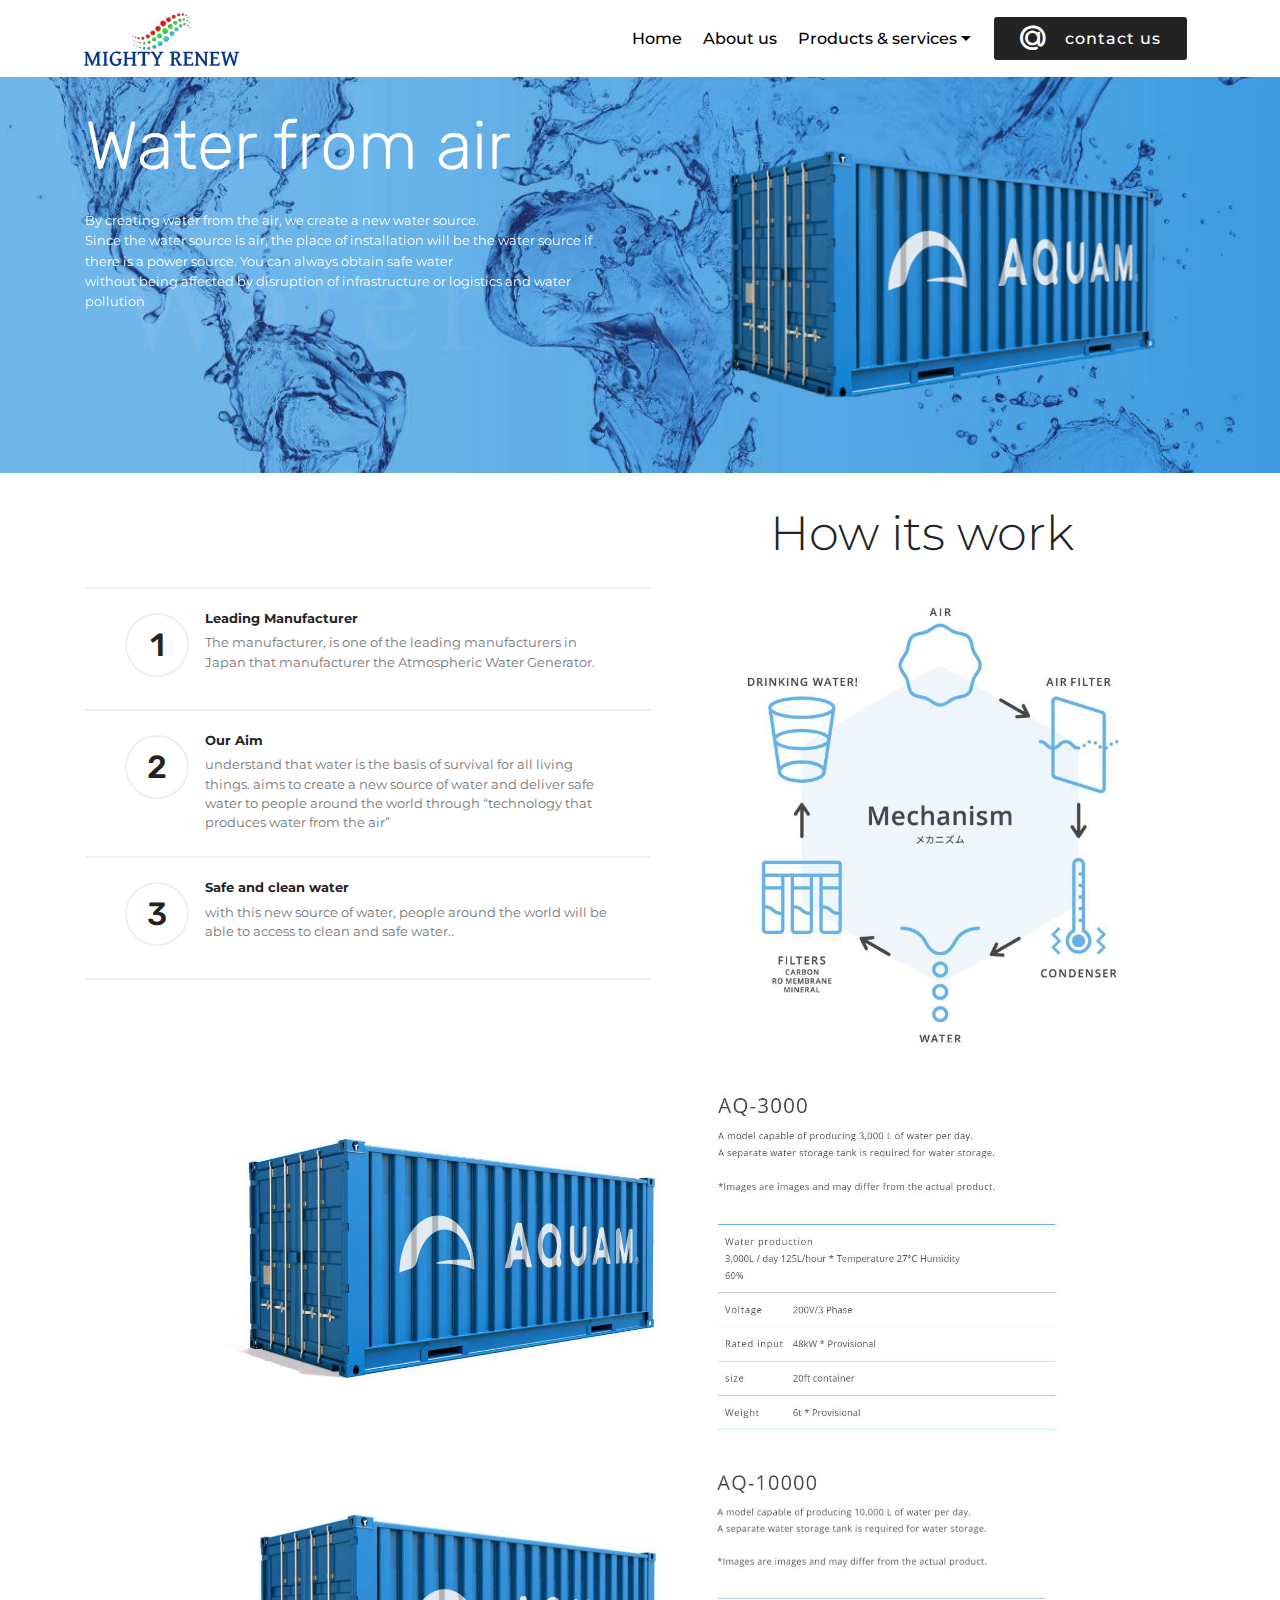
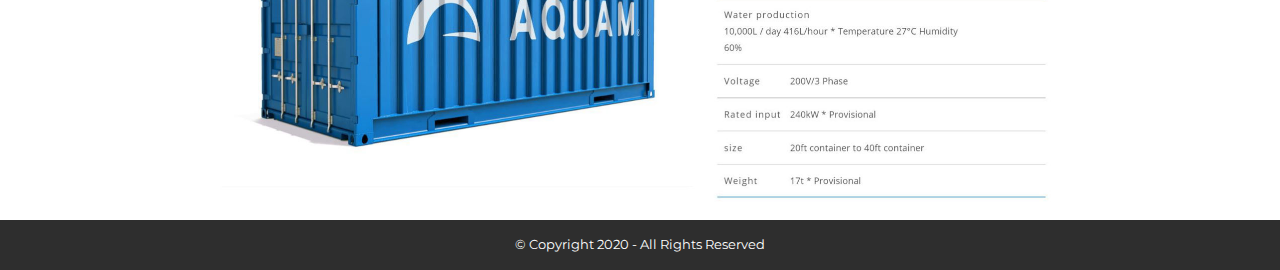
<file: Aquam.html>
<!DOCTYPE html>
<html  >
<head>
  <!-- Site made with Mobirise Website Builder v4.12.4, https://mobirise.com -->
  <meta charset="UTF-8">
  <meta http-equiv="X-UA-Compatible" content="IE=edge">
  <meta name="generator" content="Mobirise v4.12.4, mobirise.com">
  <meta name="viewport" content="width=device-width, initial-scale=1, minimum-scale=1">
  <link rel="shortcut icon" href="assets/images/logo-1-292x109.png" type="image/x-icon">
  <meta name="description" content="Aquam">
  
  
  <title>Aquam</title>
  <link rel="stylesheet" href="assets/facebook-plugin/style.css">
  <link rel="stylesheet" href="assets/bootstrap/css/bootstrap.min.css">
  <link rel="stylesheet" href="assets/bootstrap/css/bootstrap-grid.min.css">
  <link rel="stylesheet" href="assets/bootstrap/css/bootstrap-reboot.min.css">
  <link rel="stylesheet" href="assets/tether/tether.min.css">
  <link rel="stylesheet" href="assets/dropdown/css/style.css">
  <link rel="stylesheet" href="assets/socicon/css/styles.css">
  <link rel="stylesheet" href="assets/theme/css/style.css">
  <link rel="preload" as="style" href="assets/mobirise/css/mbr-additional.css"><link rel="stylesheet" href="assets/mobirise/css/mbr-additional.css" type="text/css">
  
  
  
</head>
<body>
  <section class="header3 cid-s42o0CqPgj mbr-parallax-background" id="header3-49">

    

    

    <div class="container">
        <div class="media-container-row">
            <div class="mbr-figure" style="width: 100%;">
                <img src="assets/images/aquam-488x325.png" alt="Mobirise" title="">
            </div>

            <div class="media-content">
                <h1 class="mbr-section-title mbr-white pb-3 mbr-fonts-style display-1">
                    Water from air</h1>
                
                <div class="mbr-section-text mbr-white pb-3 ">
                    <p class="mbr-text mbr-fonts-style display-7">By creating water from the air, we create a new water source.
<br>Since the water source is air, the place of installation will be the water source if there is a power source. You can always obtain safe water
<br>without being affected by disruption of infrastructure or logistics and water pollution</p>
                </div>
                
            </div>
        </div>
    </div>

</section>

<section class="engine"><a href="https://mobirise.info/k">develop your own website</a></section><section class="counters4 counters cid-s42rPfTvzh" id="counters4-4b">

    

    

    <div class="container pt-4 mt-2">
        <h2 class="mbr-section-title pb-3 align-center mbr-fonts-style display-2">&nbsp; &nbsp; &nbsp; &nbsp; &nbsp; &nbsp; &nbsp; &nbsp; &nbsp; &nbsp; &nbsp; &nbsp; &nbsp; &nbsp; &nbsp; &nbsp; &nbsp; &nbsp; &nbsp; &nbsp; &nbsp; &nbsp; &nbsp; &nbsp;How its work</h2>
        
        <div class="media-container-row">
            <div class="media-block m-auto" style="width: 49%;">
                <div class="mbr-figure">
                    <img src="assets/images/capture4-827x764.jpg" alt="" title="">
                </div>
            </div>
            <div class="cards-block">
                <div class="cards-container">
                    <div class="card px-3 align-left col-12">
                        <div class="panel-item p-4 d-flex align-items-start">
                            <div class="card-img pr-3">
                                <h3 class="img-text d-flex align-items-center justify-content-center">
                                    1
                                </h3>
                            </div>
                            <div class="card-text">
                                <h4 class="mbr-content-title mbr-bold mbr-fonts-style display-7">Leading Manufacturer</h4>
                                <p class="mbr-content-text mbr-fonts-style display-7">
                                    The manufacturer, is one of the leading manufacturers in Japan that manufacturer the Atmospheric Water Generator.</p>
                            </div>
                        </div>
                    </div>
                    <div class="card px-3 align-left col-12">
                        <div class="panel-item p-4 d-flex align-items-start">
                            <div class="card-img pr-3">
                                <h3 class="img-text d-flex align-items-center justify-content-center">
                                    2
                                </h3>
                            </div>
                            <div class="card-text">
                                <h4 class="mbr-content-title mbr-bold mbr-fonts-style display-7">Our Aim</h4>
                                <p class="mbr-content-text mbr-fonts-style display-7">
                                    understand that water is the basis of survival for all living things.&nbsp;aims to create a new source of&nbsp;water and deliver safe water to people around the world&nbsp;through “technology that produces water from the air”&nbsp;</p>
                            </div>
                        </div>
                    </div>
                    <div class="card px-3 align-left col-12">
                        <div class="panel-item p-4 d-flex align-items-start">
                            <div class="card-img pr-3">
                                <h3 class="img-text d-flex align-items-center justify-content-center">
                                    3
                                </h3>
                            </div>
                            <div class="card-text">
                                <h4 class="mbr-content-title mbr-bold mbr-fonts-style display-7">Safe and clean water</h4>
                                <p class="mbr-content-text mbr-fonts-style display-7">
                                        with this new source of water, people around the world will be able to access to clean and safe water..</p>
                            </div>
                        </div>
                    </div>
                    
                </div>
            </div>
        </div>
    </div>
</section>

<section class="cid-s42kdDTL6Q" id="image1-3z">

    

    <figure class="mbr-figure container">
        <div class="image-block" style="width: 76%;">
            <img src="assets/images/capture6-1647x705.jpg" width="1400" alt="Mobirise" title="">
            
        </div>
    </figure>
</section>

<section class="cid-s42wznBpEd" id="image1-4e">

    

    <figure class="mbr-figure container">
        <div class="image-block" style="width: 76%;">
            <img src="assets/images/capture7-1686x678.jpg" width="1400" alt="Mobirise" title="">
            
        </div>
    </figure>
</section>

<section once="footers" class="cid-s42kdGJtXr" id="footer7-43">

    

    

    <div class="container">
        <div class="media-container-row align-center mbr-white">
            
            
            <div class="row row-copirayt">
                <p class="mbr-text mb-0 mbr-fonts-style mbr-white align-center display-7">
                    © Copyright 2020 - All Rights Reserved
                </p>
            </div>
        </div>
    </div>
</section>

<section class="menu cid-s4kVtZaDWc" once="menu" id="menu2-6u">

    

    <nav class="navbar navbar-expand beta-menu navbar-dropdown align-items-center navbar-fixed-top navbar-toggleable-sm">
        <button class="navbar-toggler navbar-toggler-right" type="button" data-toggle="collapse" data-target="#navbarSupportedContent" aria-controls="navbarSupportedContent" aria-expanded="false" aria-label="Toggle navigation">
            <div class="hamburger">
                <span></span>
                <span></span>
                <span></span>
                <span></span>
            </div>
        </button>
        <div class="menu-logo">
            <div class="navbar-brand">
                <span class="navbar-logo">
                    <a href="https://mobirise.co">
                        <img src="assets/images/logo-1-292x109.png" alt="Mobirise" title="" style="height: 3.8rem;">
                    </a>
                </span>
                
            </div>
        </div>
        <div class="collapse navbar-collapse" id="navbarSupportedContent">
            <ul class="navbar-nav nav-dropdown" data-app-modern-menu="true"><li class="nav-item">
                    <a class="nav-link link text-black display-4" href="About us.html">
                        Home</a>
                </li><li class="nav-item"><a class="nav-link link text-black display-4" href="About us.html">
                        About us</a></li>
                <li class="nav-item dropdown"><a class="nav-link link text-black dropdown-toggle display-4" href="https://mobirise.co" data-toggle="dropdown-submenu" aria-expanded="false">
                        Products &amp; services</a><div class="dropdown-menu"><a class="text-black dropdown-item display-4" href="https://mobirise.co" aria-expanded="true">Coating products</a><a class="text-black dropdown-item display-4" href="https://mobirise.co" aria-expanded="false">Water saving products</a><a class="text-black dropdown-item display-4" href="https://mobirise.co" aria-expanded="true">Engineering &amp; contracting</a><a class="text-black dropdown-item display-4" href="https://mobirise.co" aria-expanded="true">Building materials &amp; hardware</a><a class="text-black dropdown-item display-4" href="https://mobirise.co" aria-expanded="true">Others</a></div></li></ul>
            <div class="navbar-buttons mbr-section-btn"><a class="btn btn-sm btn-primary display-4" href="tel:+1-234-567-8901"><span class="socicon socicon-mailru mbr-iconfont mbr-iconfont-btn"></span>&nbsp; contact us</a></div>
        </div>
    </nav>
</section>


  <script src="assets/web/assets/jquery/jquery.min.js"></script>
  <script src="assets/popper/popper.min.js"></script>
  <script src="https://connect.facebook.net/en_US/sdk.js#xfbml=1&version=v2.5"></script>
  <script src="https://apis.google.com/js/plusone.js"></script>
  <script src="assets/facebook-plugin/facebook-script.js"></script>
  <script src="assets/bootstrap/js/bootstrap.min.js"></script>
  <script src="assets/smoothscroll/smooth-scroll.js"></script>
  <script src="assets/tether/tether.min.js"></script>
  <script src="assets/parallax/jarallax.min.js"></script>
  <script src="assets/viewportchecker/jquery.viewportchecker.js"></script>
  <script src="assets/dropdown/js/nav-dropdown.js"></script>
  <script src="assets/dropdown/js/navbar-dropdown.js"></script>
  <script src="assets/touchswipe/jquery.touch-swipe.min.js"></script>
  <script src="assets/theme/js/script.js"></script>
  
  
</body>
</html>
</file>
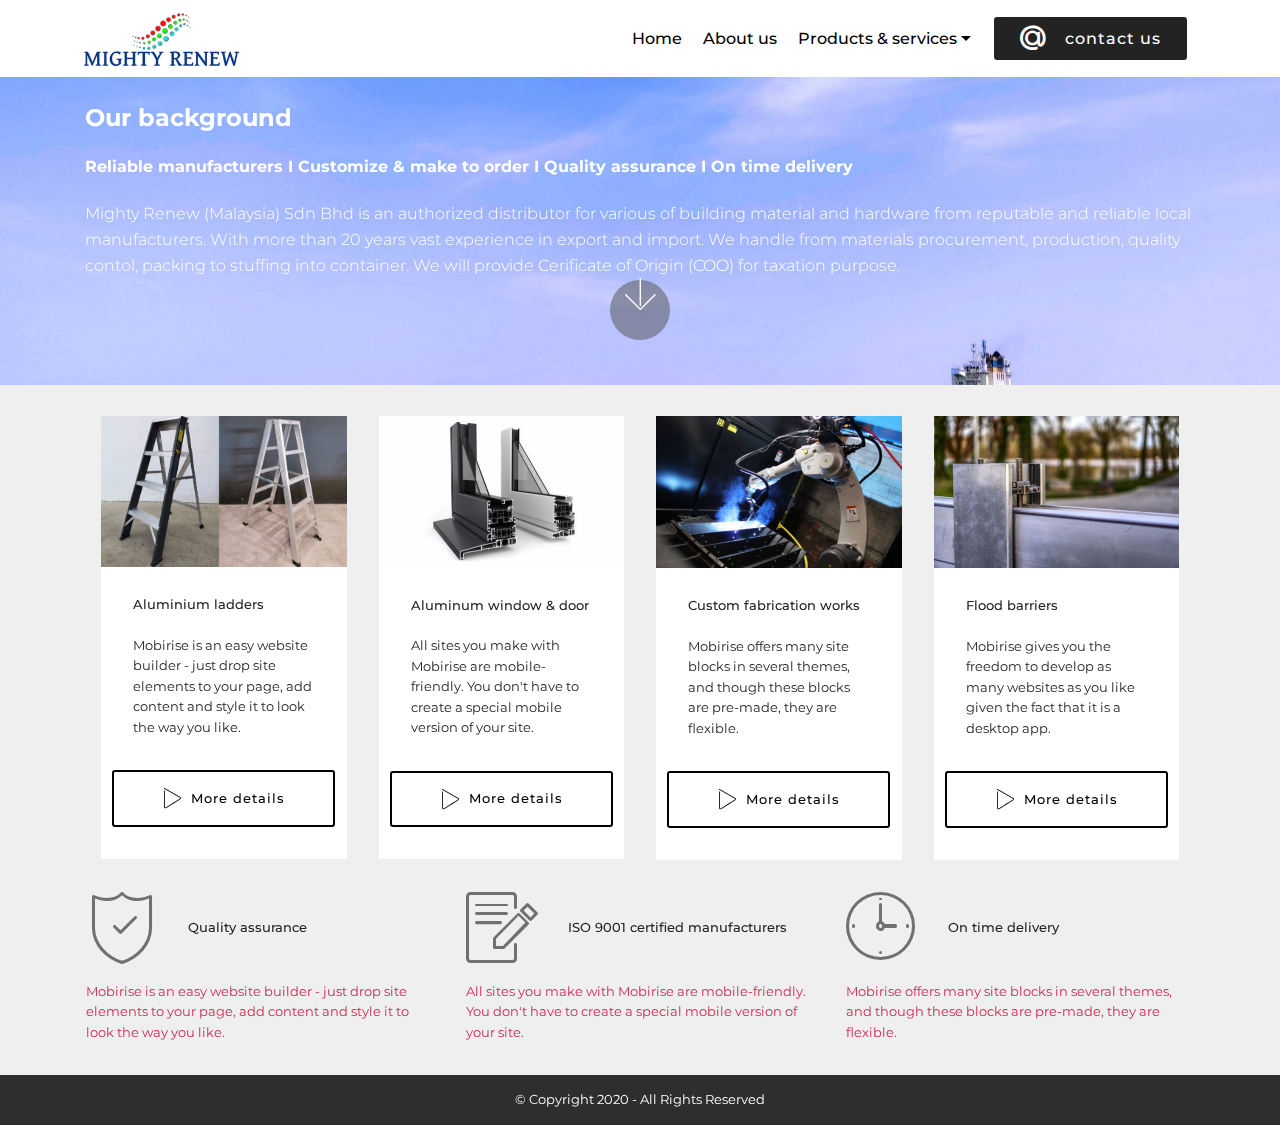
<file: building materials.html>
<!DOCTYPE html>
<html  >
<head>
  <!-- Site made with Mobirise Website Builder v4.12.4, https://mobirise.com -->
  <meta charset="UTF-8">
  <meta http-equiv="X-UA-Compatible" content="IE=edge">
  <meta name="generator" content="Mobirise v4.12.4, mobirise.com">
  <meta name="viewport" content="width=device-width, initial-scale=1, minimum-scale=1">
  <link rel="shortcut icon" href="assets/images/logo-1-292x109.png" type="image/x-icon">
  <meta name="description" content="building materials
">
  
  
  <title>building materials</title>
  <link rel="stylesheet" href="assets/web/assets/mobirise-icons/mobirise-icons.css">
  <link rel="stylesheet" href="assets/facebook-plugin/style.css">
  <link rel="stylesheet" href="assets/bootstrap/css/bootstrap.min.css">
  <link rel="stylesheet" href="assets/bootstrap/css/bootstrap-grid.min.css">
  <link rel="stylesheet" href="assets/bootstrap/css/bootstrap-reboot.min.css">
  <link rel="stylesheet" href="assets/dropdown/css/style.css">
  <link rel="stylesheet" href="assets/tether/tether.min.css">
  <link rel="stylesheet" href="assets/socicon/css/styles.css">
  <link rel="stylesheet" href="assets/theme/css/style.css">
  <link rel="preload" as="style" href="assets/mobirise/css/mbr-additional.css"><link rel="stylesheet" href="assets/mobirise/css/mbr-additional.css" type="text/css">
  
  
  
</head>
<body>
  <section class="header9 cid-s4iSrRDdJL mbr-parallax-background" id="header9-6d">

    

    <div class="mbr-overlay" style="opacity: 0; background-color: rgb(255, 255, 255);">
    </div>

    <div class="container">
        <div class="media-container-column mbr-white">
            <h1 class="mbr-section-title align-left mbr-bold pb-3 mbr-fonts-style display-5">
                <br>Our background<br></h1>
            <h3 class="mbr-section-subtitle align-left mbr-light pb-3 mbr-fonts-style display-4"><span style="font-style: normal;"><strong>Reliable manufacturers   I   Customize &amp; make to order   I   Quality assurance   I   On time delivery</strong></span></h3>
            <p class="mbr-text align-left pb-3 mbr-fonts-style display-4">Mighty Renew (Malaysia) Sdn Bhd is an authorized distributor for various of building material and hardware from reputable and reliable local manufacturers. With more than 20 years vast experience in export and import. We handle from materials procurement, production, quality contol, packing to stuffing into container. We will provide Cerificate of Origin (COO) for taxation purpose.</p>
            
        </div>
    </div>

    <div class="mbr-arrow hidden-sm-down" aria-hidden="true">
        <a href="#next">
            <i class="mbri-down mbr-iconfont"></i>
        </a>
    </div>
</section>

<section class="engine"><a href="https://mobirise.info/k">how to develop free website</a></section><section class="features3 cid-s4j1QXYLwy" id="features3-6e">

    

    
    <div class="container">
        <div class="media-container-row">
            <div class="card p-3 col-12 col-md-6 col-lg-3">
                <div class="card-wrapper">
                    <div class="card-img">
                        <img src="assets/images/picture1-676x415.jpeg" alt="Mobirise" title="">
                    </div>
                    <div class="card-box">
                        <h4 class="card-title mbr-fonts-style display-7">
                            Aluminium ladders</h4>
                        <p class="mbr-text mbr-fonts-style display-7">
                            Mobirise is an easy website builder - just drop site elements to your page, add content and style it to look the way you like.
                        </p>
                    </div>
                    <div class="mbr-section-btn text-center"><a href="https://mobirise.co" class="btn btn-black-outline display-7"><span class="mbri-play mbr-iconfont mbr-iconfont-btn"></span>
                            More details</a></div>
                </div>
            </div>

            <div class="card p-3 col-12 col-md-6 col-lg-3">
                <div class="card-wrapper">
                    <div class="card-img">
                        <img src="assets/images/capture-4-490x293.jpeg" alt="Mobirise" title="">
                    </div>
                    <div class="card-box">
                        <h4 class="card-title mbr-fonts-style display-7">
                            Aluminum window &amp; door</h4>
                        <p class="mbr-text mbr-fonts-style display-7">
                            All sites you make with Mobirise are mobile-friendly. You don't have to create a special mobile version of your site.
                        </p>
                    </div>
                    <div class="mbr-section-btn text-center"><a href="https://mobirise.co" class="btn btn-black-outline display-7"><span class="mbri-play mbr-iconfont mbr-iconfont-btn"></span>
                            More details</a></div>
                </div>
            </div>

            <div class="card p-3 col-12 col-md-6 col-lg-3">
                <div class="card-wrapper">
                    <div class="card-img">
                        <img src="assets/images/robot-490x303.jpg" alt="Mobirise" title="">
                    </div>
                    <div class="card-box">
                        <h4 class="card-title mbr-fonts-style display-7">Custom fabrication works</h4>
                        <p class="mbr-text mbr-fonts-style display-7">
                            Mobirise offers many site blocks in several themes, and though these blocks are pre-made, they are flexible.
                        </p>
                    </div>
                    <div class="mbr-section-btn text-center"><a href="https://mobirise.co" class="btn btn-black-outline display-7"><span class="mbri-play mbr-iconfont mbr-iconfont-btn"></span>
                            More details</a></div>
                </div>
            </div>

            <div class="card p-3 col-12 col-md-6 col-lg-3">
                <div class="card-wrapper">
                    <div class="card-img">
                        <img src="assets/images/mbr-490x327.jpeg" alt="Mobirise" title="">
                    </div>
                    <div class="card-box">
                        <h4 class="card-title mbr-fonts-style display-7">
                            Flood barriers</h4>
                        <p class="mbr-text mbr-fonts-style display-7">
                           Mobirise gives you the freedom to develop as many websites as you like given the fact that it is a desktop app.
                        </p>
                    </div>
                    <div class="mbr-section-btn text-center"><a href="https://mobirise.co" class="btn btn-black-outline display-7"><span class="mbri-play mbr-iconfont mbr-iconfont-btn"></span>
                            More details</a></div>
                </div>
            </div>
        </div>
    </div>
</section>

<section class="features10 cid-s4jh4ja27a" id="features10-6h">

    

    
    <div class="container">
        <div class="row justify-content-center">
            <div class="card p-3 col-12 col-md-6 col-lg-4">
                <div class="media mb-3">
                    <div class="card-img align-self-center">
                        <span class="mbr-iconfont mbri-protect"></span>
                    </div>
                    <h4 class="card-title media-body py-3 mbr-fonts-style display-7">
                        Quality assurance</h4>
                </div>
                <div class="card-box">
                    <p class="mbr-text mbr-fonts-style display-7">
                       Mobirise is an easy website builder - just drop site elements to your page, add content and style it to look the way you like.&nbsp;</p>
                </div>
            </div>

            <div class="card p-3 col-12 col-md-6 col-lg-4">
                <div class="media mb-3">
                    <div class="card-img align-self-center">
                        <span class="mbr-iconfont mbri-edit"></span>
                    </div>
                    <h4 class="card-title media-body py-3 mbr-fonts-style display-7">
                        ISO 9001 certified manufacturers</h4>
                </div>
                <div class="card-box">
                    <p class="mbr-text mbr-fonts-style display-7">
                       All sites you make with Mobirise are mobile-friendly. You don't have to create a special mobile version of your site.&nbsp;</p>
                </div>
            </div>

            <div class="card p-3 col-12 col-md-6 col-lg-4">
                <div class="media mb-3">
                    <div class="card-img align-self-center">
                        <span class="mbr-iconfont mbri-clock"></span>
                    </div>
                    <h4 class="card-title media-body py-3 mbr-fonts-style display-7">On time delivery</h4>
                </div>
                <div class="card-box">
                    <p class="mbr-text mbr-fonts-style display-7">
                       Mobirise offers many site blocks in several themes, and though these blocks are pre-made, they are flexible.&nbsp;</p>
                </div>
            </div>

            
        </div>
    </div>
</section>

<section once="footers" class="cid-s41Alg0662" id="footer7-34">

    

    

    <div class="container">
        <div class="media-container-row align-center mbr-white">
            
            
            <div class="row row-copirayt">
                <p class="mbr-text mb-0 mbr-fonts-style mbr-white align-center display-7">
                    © Copyright 2020 - All Rights Reserved
                </p>
            </div>
        </div>
    </div>
</section>

<section class="menu cid-s4kVtZaDWc" once="menu" id="menu2-6u">

    

    <nav class="navbar navbar-expand beta-menu navbar-dropdown align-items-center navbar-fixed-top navbar-toggleable-sm">
        <button class="navbar-toggler navbar-toggler-right" type="button" data-toggle="collapse" data-target="#navbarSupportedContent" aria-controls="navbarSupportedContent" aria-expanded="false" aria-label="Toggle navigation">
            <div class="hamburger">
                <span></span>
                <span></span>
                <span></span>
                <span></span>
            </div>
        </button>
        <div class="menu-logo">
            <div class="navbar-brand">
                <span class="navbar-logo">
                    <a href="https://mobirise.co">
                        <img src="assets/images/logo-1-292x109.png" alt="Mobirise" title="" style="height: 3.8rem;">
                    </a>
                </span>
                
            </div>
        </div>
        <div class="collapse navbar-collapse" id="navbarSupportedContent">
            <ul class="navbar-nav nav-dropdown" data-app-modern-menu="true"><li class="nav-item">
                    <a class="nav-link link text-black display-4" href="About us.html">
                        Home</a>
                </li><li class="nav-item"><a class="nav-link link text-black display-4" href="About us.html">
                        About us</a></li>
                <li class="nav-item dropdown"><a class="nav-link link text-black dropdown-toggle display-4" href="https://mobirise.co" data-toggle="dropdown-submenu" aria-expanded="false">
                        Products &amp; services</a><div class="dropdown-menu"><a class="text-black dropdown-item display-4" href="https://mobirise.co" aria-expanded="true">Coating products</a><a class="text-black dropdown-item display-4" href="https://mobirise.co" aria-expanded="false">Water saving products</a><a class="text-black dropdown-item display-4" href="https://mobirise.co" aria-expanded="true">Engineering &amp; contracting</a><a class="text-black dropdown-item display-4" href="https://mobirise.co" aria-expanded="true">Building materials &amp; hardware</a><a class="text-black dropdown-item display-4" href="https://mobirise.co" aria-expanded="true">Others</a></div></li></ul>
            <div class="navbar-buttons mbr-section-btn"><a class="btn btn-sm btn-primary display-4" href="tel:+1-234-567-8901"><span class="socicon socicon-mailru mbr-iconfont mbr-iconfont-btn"></span>&nbsp; contact us</a></div>
        </div>
    </nav>
</section>


  <script src="assets/web/assets/jquery/jquery.min.js"></script>
  <script src="assets/popper/popper.min.js"></script>
  <script src="https://connect.facebook.net/en_US/sdk.js#xfbml=1&version=v2.5"></script>
  <script src="https://apis.google.com/js/plusone.js"></script>
  <script src="assets/facebook-plugin/facebook-script.js"></script>
  <script src="assets/bootstrap/js/bootstrap.min.js"></script>
  <script src="assets/smoothscroll/smooth-scroll.js"></script>
  <script src="assets/parallax/jarallax.min.js"></script>
  <script src="assets/dropdown/js/nav-dropdown.js"></script>
  <script src="assets/dropdown/js/navbar-dropdown.js"></script>
  <script src="assets/touchswipe/jquery.touch-swipe.min.js"></script>
  <script src="assets/tether/tether.min.js"></script>
  <script src="assets/theme/js/script.js"></script>
  
  
</body>
</html>
</file>
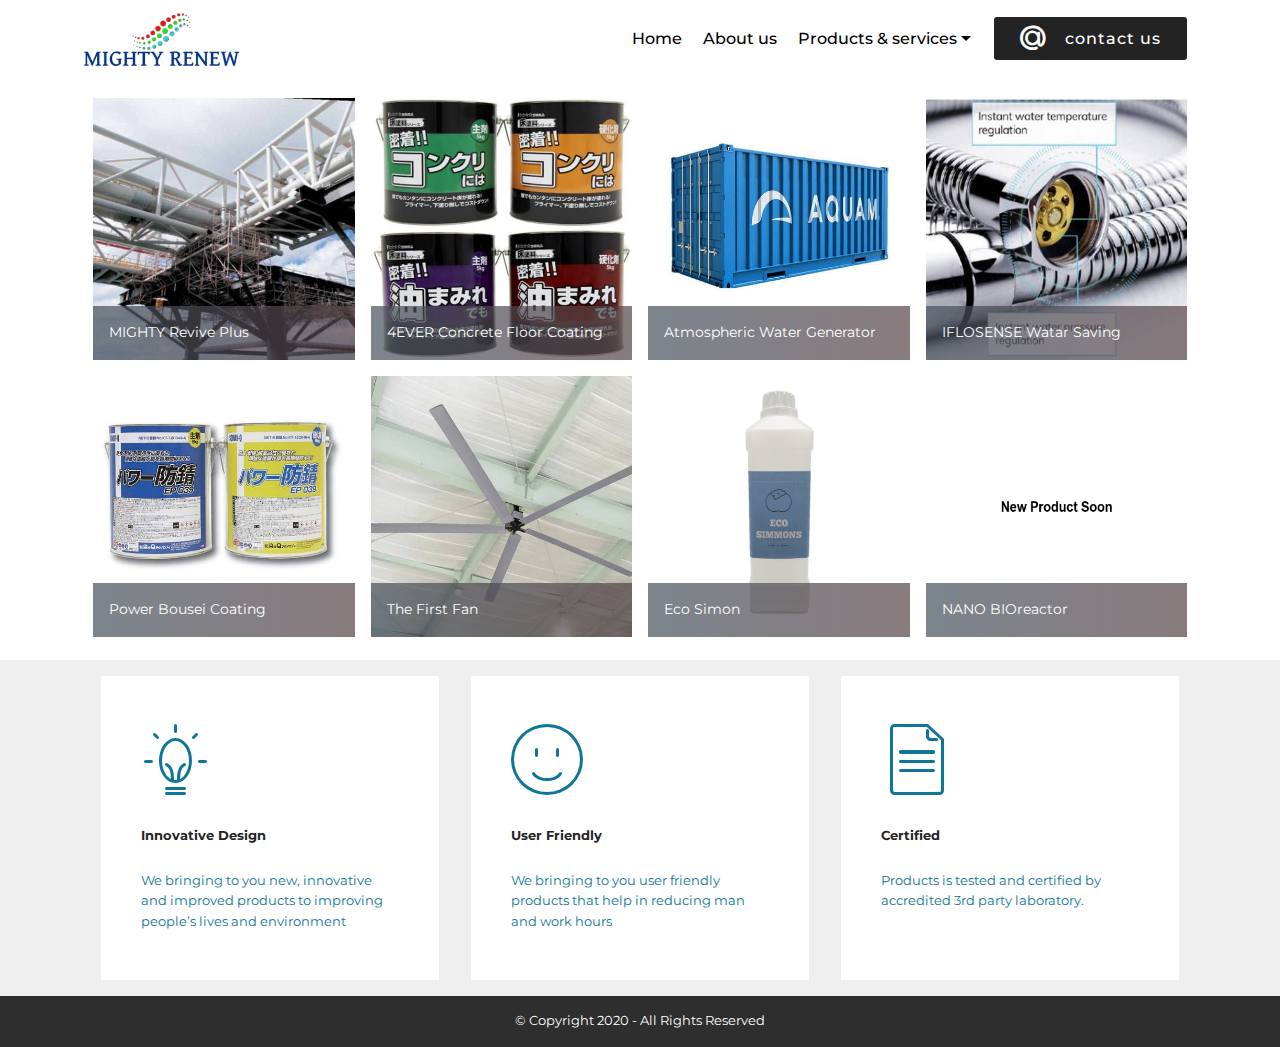
<file: Eco product main.html>
<!DOCTYPE html>
<html  >
<head>
  <!-- Site made with Mobirise Website Builder v4.12.4, https://mobirise.com -->
  <meta charset="UTF-8">
  <meta http-equiv="X-UA-Compatible" content="IE=edge">
  <meta name="generator" content="Mobirise v4.12.4, mobirise.com">
  <meta name="viewport" content="width=device-width, initial-scale=1, minimum-scale=1">
  <link rel="shortcut icon" href="assets/images/logo-1-292x109.png" type="image/x-icon">
  <meta name="description" content="Export business
">
  
  
  <title>Eco products</title>
  <link rel="stylesheet" href="assets/web/assets/mobirise-icons/mobirise-icons.css">
  <link rel="stylesheet" href="assets/facebook-plugin/style.css">
  <link rel="stylesheet" href="assets/bootstrap/css/bootstrap.min.css">
  <link rel="stylesheet" href="assets/bootstrap/css/bootstrap-grid.min.css">
  <link rel="stylesheet" href="assets/bootstrap/css/bootstrap-reboot.min.css">
  <link rel="stylesheet" href="assets/tether/tether.min.css">
  <link rel="stylesheet" href="assets/socicon/css/styles.css">
  <link rel="stylesheet" href="assets/dropdown/css/style.css">
  <link rel="stylesheet" href="assets/theme/css/style.css">
  <link rel="stylesheet" href="assets/gallery/style.css">
  <link rel="preload" as="style" href="assets/mobirise/css/mbr-additional.css"><link rel="stylesheet" href="assets/mobirise/css/mbr-additional.css" type="text/css">
  
  
  
</head>
<body>
  <section class="mbr-gallery mbr-slider-carousel cid-s3Wq8ZpniK" id="gallery1-1c">

    

    <div class="container">
        <div><!-- Filter --><!-- Gallery --><div class="mbr-gallery-row"><div class="mbr-gallery-layout-default"><div><div><div class="mbr-gallery-item mbr-gallery-item--p1" data-video-url="false" data-tags="Awesome"><div href="#lb-gallery1-1c" data-slide-to="0" data-toggle="modal"><img src="assets/images/mighty-revive-500x500-500x500.jpg" alt="" title=""><span class="icon-focus"></span><span class="mbr-gallery-title mbr-fonts-style display-7">MIGHTY Revive Plus</span></div></div><div class="mbr-gallery-item mbr-gallery-item--p1" data-video-url="false" data-tags="Responsive"><div href="#lb-gallery1-1c" data-slide-to="1" data-toggle="modal"><img src="assets/images/4ever-2-500x500-500x500.jpg" alt="" title=""><span class="icon-focus"></span><span class="mbr-gallery-title mbr-fonts-style display-7">4EVER Concrete Floor Coating</span></div></div><div class="mbr-gallery-item mbr-gallery-item--p1" data-video-url="false" data-tags="Creative"><div href="#lb-gallery1-1c" data-slide-to="2" data-toggle="modal"><img src="assets/images/webp.net-resizeimage-2-500x500-500x500.jpg" alt="" title=""><span class="icon-focus"></span><span class="mbr-gallery-title mbr-fonts-style display-7">Atmospheric Water Generator</span></div></div><div class="mbr-gallery-item mbr-gallery-item--p1" data-video-url="false" data-tags="Animated"><div href="#lb-gallery1-1c" data-slide-to="3" data-toggle="modal"><img src="assets/images/iflosense-500x500-500x500.jpg" alt="" title=""><span class="icon-focus"></span><span class="mbr-gallery-title mbr-fonts-style display-7">IFLOSENSE Watar Saving</span></div></div><div class="mbr-gallery-item mbr-gallery-item--p1" data-video-url="false" data-tags="Awesome"><div href="#lb-gallery1-1c" data-slide-to="4" data-toggle="modal"><img src="assets/images/powerbousei-resizeimage-3-500x500-500x500.jpg" alt="" title=""><span class="icon-focus"></span><span class="mbr-gallery-title mbr-fonts-style display-7">Power Bousei Coating</span></div></div><div class="mbr-gallery-item mbr-gallery-item--p1" data-video-url="false" data-tags="Awesome"><div href="#lb-gallery1-1c" data-slide-to="5" data-toggle="modal"><img src="assets/images/first-fan-500x500-500x500.jpg" alt="" title=""><span class="icon-focus"></span><span class="mbr-gallery-title mbr-fonts-style display-7">The First Fan</span></div></div><div class="mbr-gallery-item mbr-gallery-item--p1" data-video-url="false" data-tags="Responsive"><div href="#lb-gallery1-1c" data-slide-to="6" data-toggle="modal"><img src="assets/images/webp.net-resizeimage-1-500x500-500x500.png" alt="" title=""><span class="icon-focus"></span><span class="mbr-gallery-title mbr-fonts-style display-7">Eco Simon</span></div></div><div class="mbr-gallery-item mbr-gallery-item--p1" data-video-url="false" data-tags="Animated"><div href="#lb-gallery1-1c" data-slide-to="7" data-toggle="modal"><img src="assets/images/new-product-soon-500x500-500x500.png" alt="" title=""><span class="icon-focus"></span><span class="mbr-gallery-title mbr-fonts-style display-7">NANO BIOreactor</span></div></div></div></div><div class="clearfix"></div></div></div><!-- Lightbox --><div data-app-prevent-settings="" class="mbr-slider modal fade carousel slide" tabindex="-1" data-keyboard="true" data-interval="false" id="lb-gallery1-1c"><div class="modal-dialog"><div class="modal-content"><div class="modal-body"><div class="carousel-inner"><div class="carousel-item active"><img src="assets/images/mighty-revive-500x500.jpg" alt="" title=""></div><div class="carousel-item"><img src="assets/images/4ever-2-500x500.jpg" alt="" title=""></div><div class="carousel-item"><img src="assets/images/webp.net-resizeimage-2-500x500.jpg" alt="" title=""></div><div class="carousel-item"><img src="assets/images/iflosense-500x500.jpg" alt="" title=""></div><div class="carousel-item"><img src="assets/images/powerbousei-resizeimage-3-500x500.jpg" alt="" title=""></div><div class="carousel-item"><img src="assets/images/first-fan-500x500.jpg" alt="" title=""></div><div class="carousel-item"><img src="assets/images/webp.net-resizeimage-1-500x500.png" alt="" title=""></div><div class="carousel-item"><img src="assets/images/new-product-soon-500x500.png" alt="" title=""></div></div><a class="carousel-control carousel-control-prev" role="button" data-slide="prev" href="#lb-gallery1-1c"><span class="mbri-left mbr-iconfont" aria-hidden="true"></span><span class="sr-only">Previous</span></a><a class="carousel-control carousel-control-next" role="button" data-slide="next" href="#lb-gallery1-1c"><span class="mbri-right mbr-iconfont" aria-hidden="true"></span><span class="sr-only">Next</span></a><a class="close" href="#" role="button" data-dismiss="modal"><span class="sr-only">Close</span></a></div></div></div></div></div>
    </div>

</section>

<section class="engine"><a href="https://mobirise.info/k">how to develop free website</a></section><section class="features6 cid-s3WrjmkW8W" id="features6-1h">
    
    

    
    <div class="container">
        <div class="media-container-row">

            <div class="card p-3 col-12 col-md-6 col-lg-4">
                <div class="card-img pb-3">
                    <span class="mbr-iconfont mbri-idea" style="color: rgb(15, 118, 153); fill: rgb(15, 118, 153);"></span>
                </div>
                <div class="card-box">
                    <h4 class="card-title py-3 mbr-fonts-style display-7"><strong>Innovative Design</strong></h4>
                    <p class="mbr-text mbr-fonts-style display-7">
                       We bringing to you new, innovative and improved products to improving people’s lives and environment</p>
                </div>
            </div>

            <div class="card p-3 col-12 col-md-6 col-lg-4">
                <div class="card-img pb-3">
                    <span class="mbr-iconfont mbri-smile-face" style="color: rgb(15, 118, 153); fill: rgb(15, 118, 153);"></span>
                </div>
                <div class="card-box">
                    <h4 class="card-title py-3 mbr-fonts-style display-7"><strong>
                        User Friendly
                    </strong></h4>
                    <p class="mbr-text mbr-fonts-style display-7">
                       We bringing to you user friendly products that help in reducing man and work hours<br></p>
                </div>
            </div>

            <div class="card p-3 col-12 col-md-6 col-lg-4">
                <div class="card-img pb-3">
                    <span class="mbr-iconfont mbri-file" style="color: rgb(15, 118, 153); fill: rgb(15, 118, 153);"></span>
                </div>
                <div class="card-box">
                    <h4 class="card-title py-3 mbr-fonts-style display-7"><strong>Certified</strong></h4>
                    <p class="mbr-text mbr-fonts-style display-7">
                       Products is tested and certified by accredited 3rd party laboratory.<br><br>
                    </p>
                </div>
            </div>

            

        </div>

    </div>

</section>

<section once="footers" class="cid-s41Alg0662" id="footer7-34">

    

    

    <div class="container">
        <div class="media-container-row align-center mbr-white">
            
            
            <div class="row row-copirayt">
                <p class="mbr-text mb-0 mbr-fonts-style mbr-white align-center display-7">
                    © Copyright 2020 - All Rights Reserved
                </p>
            </div>
        </div>
    </div>
</section>

<section class="menu cid-s4kVtZaDWc" once="menu" id="menu2-6u">

    

    <nav class="navbar navbar-expand beta-menu navbar-dropdown align-items-center navbar-fixed-top navbar-toggleable-sm">
        <button class="navbar-toggler navbar-toggler-right" type="button" data-toggle="collapse" data-target="#navbarSupportedContent" aria-controls="navbarSupportedContent" aria-expanded="false" aria-label="Toggle navigation">
            <div class="hamburger">
                <span></span>
                <span></span>
                <span></span>
                <span></span>
            </div>
        </button>
        <div class="menu-logo">
            <div class="navbar-brand">
                <span class="navbar-logo">
                    <a href="https://mobirise.co">
                        <img src="assets/images/logo-1-292x109.png" alt="Mobirise" title="" style="height: 3.8rem;">
                    </a>
                </span>
                
            </div>
        </div>
        <div class="collapse navbar-collapse" id="navbarSupportedContent">
            <ul class="navbar-nav nav-dropdown" data-app-modern-menu="true"><li class="nav-item">
                    <a class="nav-link link text-black display-4" href="About us.html">
                        Home</a>
                </li><li class="nav-item"><a class="nav-link link text-black display-4" href="About us.html">
                        About us</a></li>
                <li class="nav-item dropdown"><a class="nav-link link text-black dropdown-toggle display-4" href="https://mobirise.co" data-toggle="dropdown-submenu" aria-expanded="false">
                        Products &amp; services</a><div class="dropdown-menu"><a class="text-black dropdown-item display-4" href="https://mobirise.co" aria-expanded="true">Coating products</a><a class="text-black dropdown-item display-4" href="https://mobirise.co" aria-expanded="false">Water saving products</a><a class="text-black dropdown-item display-4" href="https://mobirise.co" aria-expanded="true">Engineering &amp; contracting</a><a class="text-black dropdown-item display-4" href="https://mobirise.co" aria-expanded="true">Building materials &amp; hardware</a><a class="text-black dropdown-item display-4" href="https://mobirise.co" aria-expanded="true">Others</a></div></li></ul>
            <div class="navbar-buttons mbr-section-btn"><a class="btn btn-sm btn-primary display-4" href="tel:+1-234-567-8901"><span class="socicon socicon-mailru mbr-iconfont mbr-iconfont-btn"></span>&nbsp; contact us</a></div>
        </div>
    </nav>
</section>


  <script src="assets/web/assets/jquery/jquery.min.js"></script>
  <script src="assets/popper/popper.min.js"></script>
  <script src="https://connect.facebook.net/en_US/sdk.js#xfbml=1&version=v2.5"></script>
  <script src="https://apis.google.com/js/plusone.js"></script>
  <script src="assets/facebook-plugin/facebook-script.js"></script>
  <script src="assets/bootstrap/js/bootstrap.min.js"></script>
  <script src="assets/smoothscroll/smooth-scroll.js"></script>
  <script src="assets/tether/tether.min.js"></script>
  <script src="assets/masonry/masonry.pkgd.min.js"></script>
  <script src="assets/imagesloaded/imagesloaded.pkgd.min.js"></script>
  <script src="assets/touchswipe/jquery.touch-swipe.min.js"></script>
  <script src="assets/vimeoplayer/jquery.mb.vimeo_player.js"></script>
  <script src="assets/dropdown/js/nav-dropdown.js"></script>
  <script src="assets/dropdown/js/navbar-dropdown.js"></script>
  <script src="assets/bootstrapcarouselswipe/bootstrap-carousel-swipe.js"></script>
  <script src="assets/theme/js/script.js"></script>
  <script src="assets/slidervideo/script.js"></script>
  <script src="assets/gallery/player.min.js"></script>
  <script src="assets/gallery/script.js"></script>
  
  
</body>
</html>
</file>
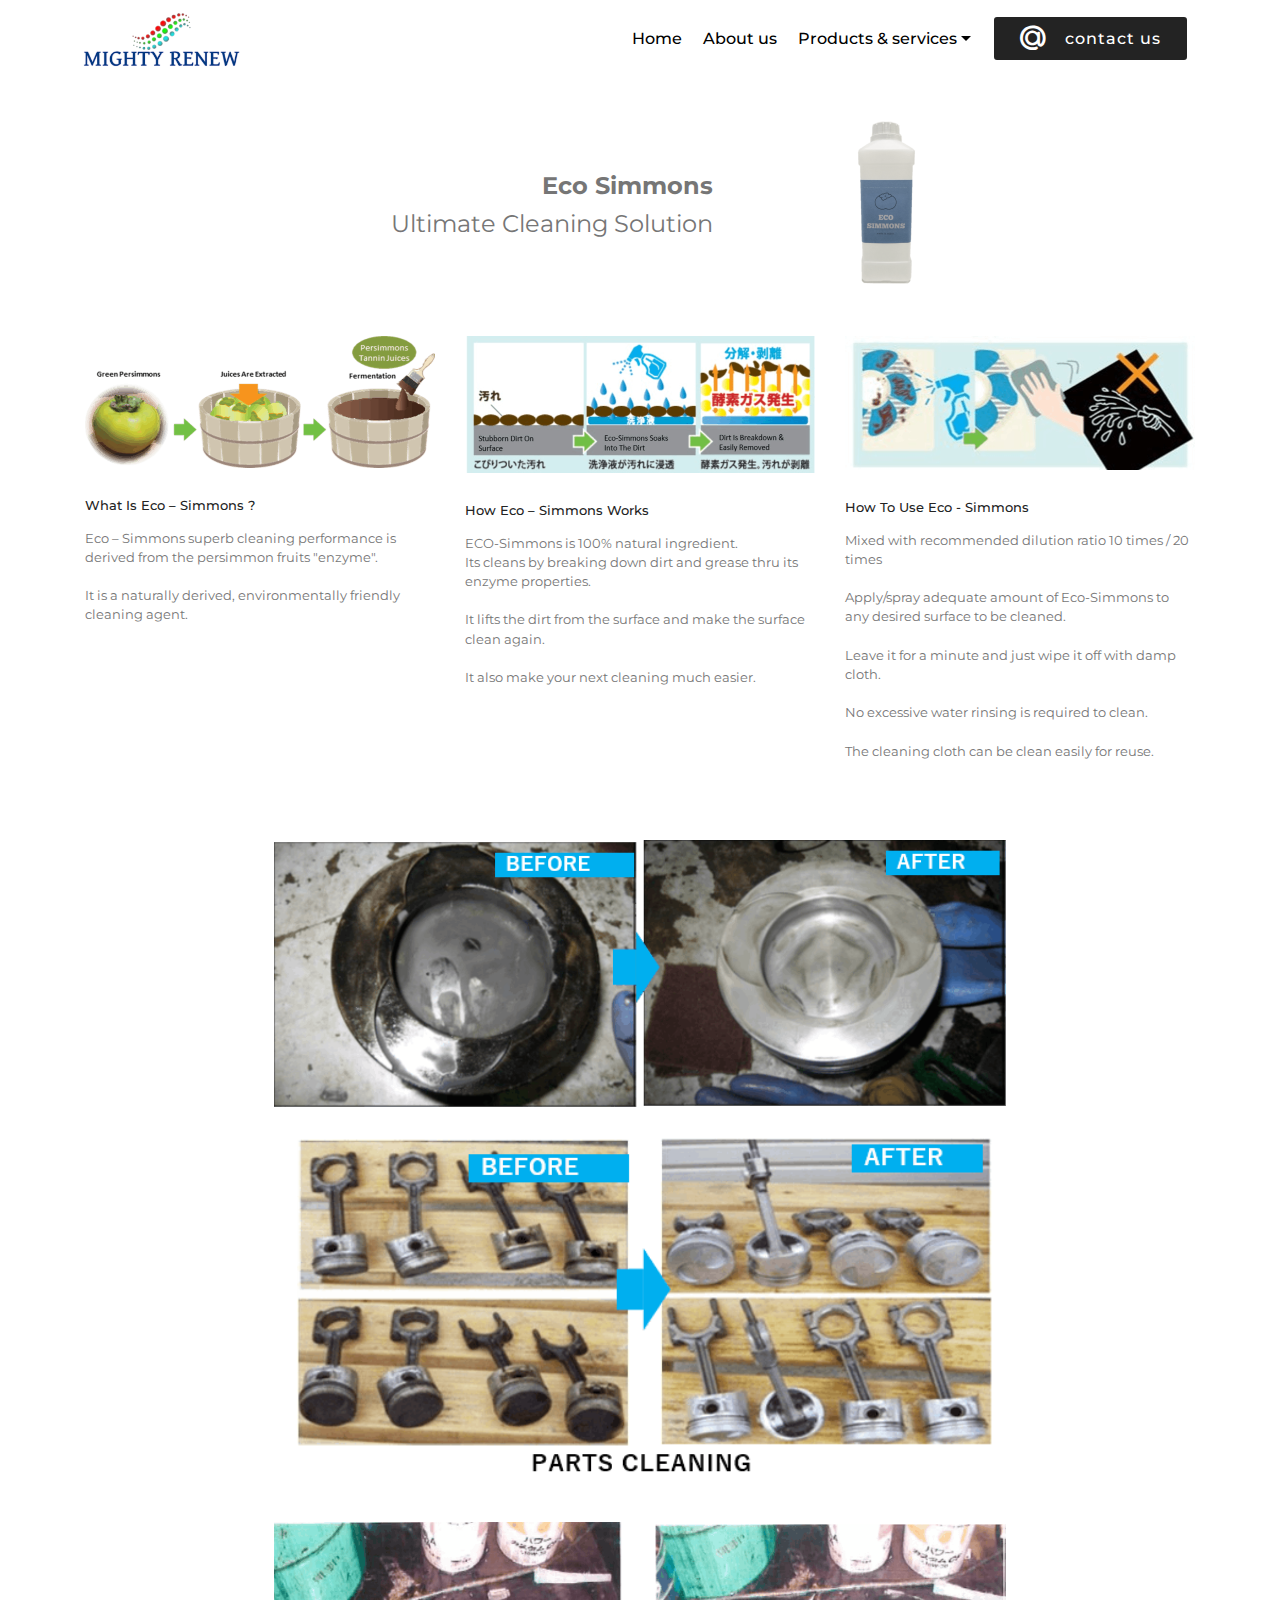
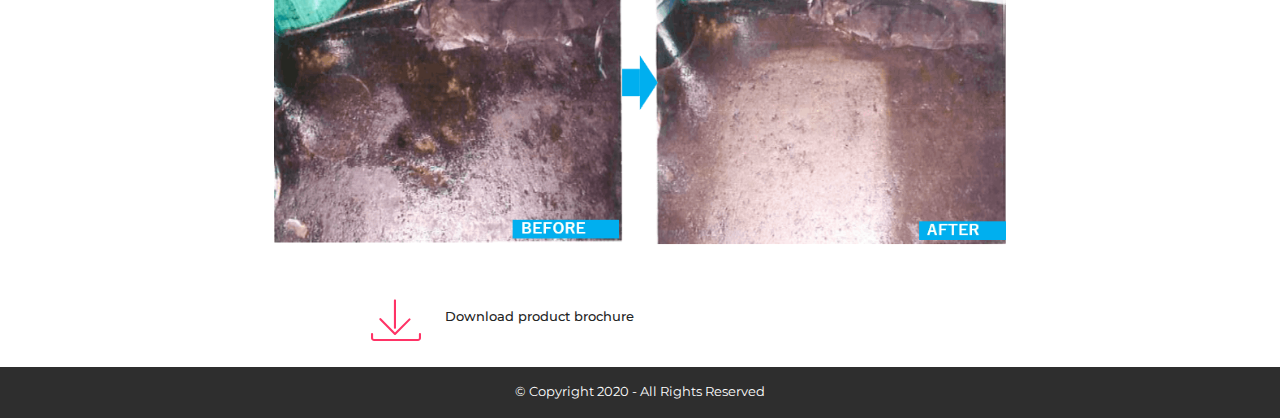
<file: Eco Simon.html>
<!DOCTYPE html>
<html  >
<head>
  <!-- Site made with Mobirise Website Builder v4.12.4, https://mobirise.com -->
  <meta charset="UTF-8">
  <meta http-equiv="X-UA-Compatible" content="IE=edge">
  <meta name="generator" content="Mobirise v4.12.4, mobirise.com">
  <meta name="viewport" content="width=device-width, initial-scale=1, minimum-scale=1">
  <link rel="shortcut icon" href="assets/images/logo-1-292x109.png" type="image/x-icon">
  <meta name="description" content="Eco Simon">
  
  
  <title>Eco Simon</title>
  <link rel="stylesheet" href="assets/web/assets/mobirise-icons/mobirise-icons.css">
  <link rel="stylesheet" href="assets/bootstrap/css/bootstrap.min.css">
  <link rel="stylesheet" href="assets/bootstrap/css/bootstrap-grid.min.css">
  <link rel="stylesheet" href="assets/bootstrap/css/bootstrap-reboot.min.css">
  <link rel="stylesheet" href="assets/facebook-plugin/style.css">
  <link rel="stylesheet" href="assets/tether/tether.min.css">
  <link rel="stylesheet" href="assets/socicon/css/styles.css">
  <link rel="stylesheet" href="assets/dropdown/css/style.css">
  <link rel="stylesheet" href="assets/theme/css/style.css">
  <link rel="preload" as="style" href="assets/mobirise/css/mbr-additional.css"><link rel="stylesheet" href="assets/mobirise/css/mbr-additional.css" type="text/css">
  
  
  
</head>
<body>
  <section class="mbr-section content7 cid-s42yfzTtdY" id="content7-4r">
          
    

    <div class="container">
        <div class="media-container-row">
            <div class="col-12 col-md-8">
                <div class="media-container-row">
                    <div class="media-content">
                        <div class="mbr-section-text">
                            <p class="mbr-text align-right mb-0 mbr-fonts-style display-5"><strong><br></strong><br><strong>Eco Simmons<br></strong>Ultimate Cleaning Solution<br><br><br></p>
                        </div>
                    </div>
                    <div class="mbr-figure" style="width: 60%;">
                     <img src="assets/images/eco-simon-436x378.png" alt="Mobirise" title="">  
                    </div>
                </div>
            </div>
        </div>
    </div>
</section>

<section class="engine"><a href="https://mobirise.info/v">html templates</a></section><section class="features19 cid-s42ChIh0kt" id="features19-4s">
    
    
    <div class="container">
        <div class="row">
            <div class="item features-image col-lg-4 col-md-6 col-sm-12">
                <div class="item-wrapper">
                    <div class="item-img card-img">
                        <img src="assets/images/picture1-700x263.png" alt="" title="">
                    </div>
                    <div class="item-content">
                        <h4 class="item-title mbr-fonts-style pb-3 display-7">What Is Eco – Simmons ?</h4>
                        
                        <p class="item-text display-7">Eco – Simmons superb cleaning performance is derived from the persimmon fruits "enzyme". 
<br>
<br>It is a naturally derived, environmentally friendly cleaning agent.&nbsp;<br></p>
                    </div>
                    
                </div>
            </div>
            <div class="item features-image col-lg-4 col-md-6 col-sm-12">
                <div class="item-wrapper">
                    <div class="item-img card-img">
                        <img src="assets/images/picture2-700x273.png" alt="" title="">
                    </div>
                    <div class="item-content">
                        <h4 class="item-title mbr-fonts-style pb-3 display-7">How Eco – Simmons Works</h4>
                        
                        <p class="item-text display-7">ECO-Simmons is 100% natural ingredient.
<br>Its cleans by breaking down dirt and grease thru its enzyme properties.
<br><br>It lifts the dirt from the surface and make the surface clean again.
<br><br>It also make your next cleaning much easier.&nbsp;<br></p>
                    </div>
                    
                </div>
            </div>
            <div class="item features-image col-lg-4 col-md-6 col-sm-12">
                <div class="item-wrapper">
                    <div class="item-img card-img">
                        <img src="assets/images/picture3-700x267.png" alt="" title="">
                    </div>
                    <div class="item-content">
                        <h4 class="item-title mbr-fonts-style pb-3 display-7">How To Use Eco - Simmons</h4>
                        
                        <p class="item-text display-7">Mixed with recommended dilution ratio 10 times / 20 times
<br>
<br>Apply/spray adequate amount of Eco-Simmons to any desired surface to be cleaned.
<br>
<br>Leave it for a minute and just wipe it off with damp cloth.
<br>
<br>No excessive water rinsing is required to clean.
<br>
<br>The cleaning cloth can be clean easily for reuse.&nbsp;<br></p>
                    </div>
                    
                </div>
            </div>
        </div>
    </div>
</section>

<section class="cid-s42x8fD4Bl" id="image1-4l">

    

    <figure class="mbr-figure container">
        <div class="image-block" style="width: 66%;">
            <img src="assets/images/picture4-689x251.png" width="1400" alt="Mobirise" title="">
            
        </div>
    </figure>
</section>

<section class="cid-s42x8gjzm4" id="image1-4m">

    

    <figure class="mbr-figure container">
        <div class="image-block" style="width: 66%;">
            <img src="assets/images/picture5-598x290.png" width="1400" alt="Mobirise" title="">
            
        </div>
    </figure>
</section>

<section class="cid-s42x8hamcJ" id="image1-4n">

    

    <figure class="mbr-figure container">
        <div class="image-block" style="width: 66%;">
            <img src="assets/images/picture6-902x402.png" width="1400" alt="Mobirise" title="">
            
        </div>
    </figure>
</section>

<section class="features9 cid-s42x8hL4qn" id="features9-4o">

    

    
    <div class="container">
        <div class="row justify-content-center">
            <div class="card p-3 col-12 col-md-6">
                <div class="media-container-row">
                    <div class="card-img pr-2">
                        <span class="mbr-iconfont mbri-save" style="font-size: 50px;"></span>
                    </div>
                    <div class="card-box">
                        <h4 class="card-title py-3 mbr-fonts-style display-7">
                            Download product brochure</h4>
                        
                    </div>
                </div>
            </div>

            

            

            
        </div>
    </div>
</section>

<section once="footers" class="cid-s42x8iMZ4y" id="footer7-4p">

    

    

    <div class="container">
        <div class="media-container-row align-center mbr-white">
            
            
            <div class="row row-copirayt">
                <p class="mbr-text mb-0 mbr-fonts-style mbr-white align-center display-7">
                    © Copyright 2020 - All Rights Reserved
                </p>
            </div>
        </div>
    </div>
</section>

<section class="menu cid-s4kVtZaDWc" once="menu" id="menu2-6u">

    

    <nav class="navbar navbar-expand beta-menu navbar-dropdown align-items-center navbar-fixed-top navbar-toggleable-sm">
        <button class="navbar-toggler navbar-toggler-right" type="button" data-toggle="collapse" data-target="#navbarSupportedContent" aria-controls="navbarSupportedContent" aria-expanded="false" aria-label="Toggle navigation">
            <div class="hamburger">
                <span></span>
                <span></span>
                <span></span>
                <span></span>
            </div>
        </button>
        <div class="menu-logo">
            <div class="navbar-brand">
                <span class="navbar-logo">
                    <a href="https://mobirise.co">
                        <img src="assets/images/logo-1-292x109.png" alt="Mobirise" title="" style="height: 3.8rem;">
                    </a>
                </span>
                
            </div>
        </div>
        <div class="collapse navbar-collapse" id="navbarSupportedContent">
            <ul class="navbar-nav nav-dropdown" data-app-modern-menu="true"><li class="nav-item">
                    <a class="nav-link link text-black display-4" href="About us.html">
                        Home</a>
                </li><li class="nav-item"><a class="nav-link link text-black display-4" href="About us.html">
                        About us</a></li>
                <li class="nav-item dropdown"><a class="nav-link link text-black dropdown-toggle display-4" href="https://mobirise.co" data-toggle="dropdown-submenu" aria-expanded="false">
                        Products &amp; services</a><div class="dropdown-menu"><a class="text-black dropdown-item display-4" href="https://mobirise.co" aria-expanded="true">Coating products</a><a class="text-black dropdown-item display-4" href="https://mobirise.co" aria-expanded="false">Water saving products</a><a class="text-black dropdown-item display-4" href="https://mobirise.co" aria-expanded="true">Engineering &amp; contracting</a><a class="text-black dropdown-item display-4" href="https://mobirise.co" aria-expanded="true">Building materials &amp; hardware</a><a class="text-black dropdown-item display-4" href="https://mobirise.co" aria-expanded="true">Others</a></div></li></ul>
            <div class="navbar-buttons mbr-section-btn"><a class="btn btn-sm btn-primary display-4" href="tel:+1-234-567-8901"><span class="socicon socicon-mailru mbr-iconfont mbr-iconfont-btn"></span>&nbsp; contact us</a></div>
        </div>
    </nav>
</section>


  <script src="assets/web/assets/jquery/jquery.min.js"></script>
  <script src="assets/popper/popper.min.js"></script>
  <script src="assets/bootstrap/js/bootstrap.min.js"></script>
  <script src="https://connect.facebook.net/en_US/sdk.js#xfbml=1&version=v2.5"></script>
  <script src="https://apis.google.com/js/plusone.js"></script>
  <script src="assets/facebook-plugin/facebook-script.js"></script>
  <script src="assets/tether/tether.min.js"></script>
  <script src="assets/dropdown/js/nav-dropdown.js"></script>
  <script src="assets/dropdown/js/navbar-dropdown.js"></script>
  <script src="assets/touchswipe/jquery.touch-swipe.min.js"></script>
  <script src="assets/smoothscroll/smooth-scroll.js"></script>
  <script src="assets/theme/js/script.js"></script>
  
  
</body>
</html>
</file>
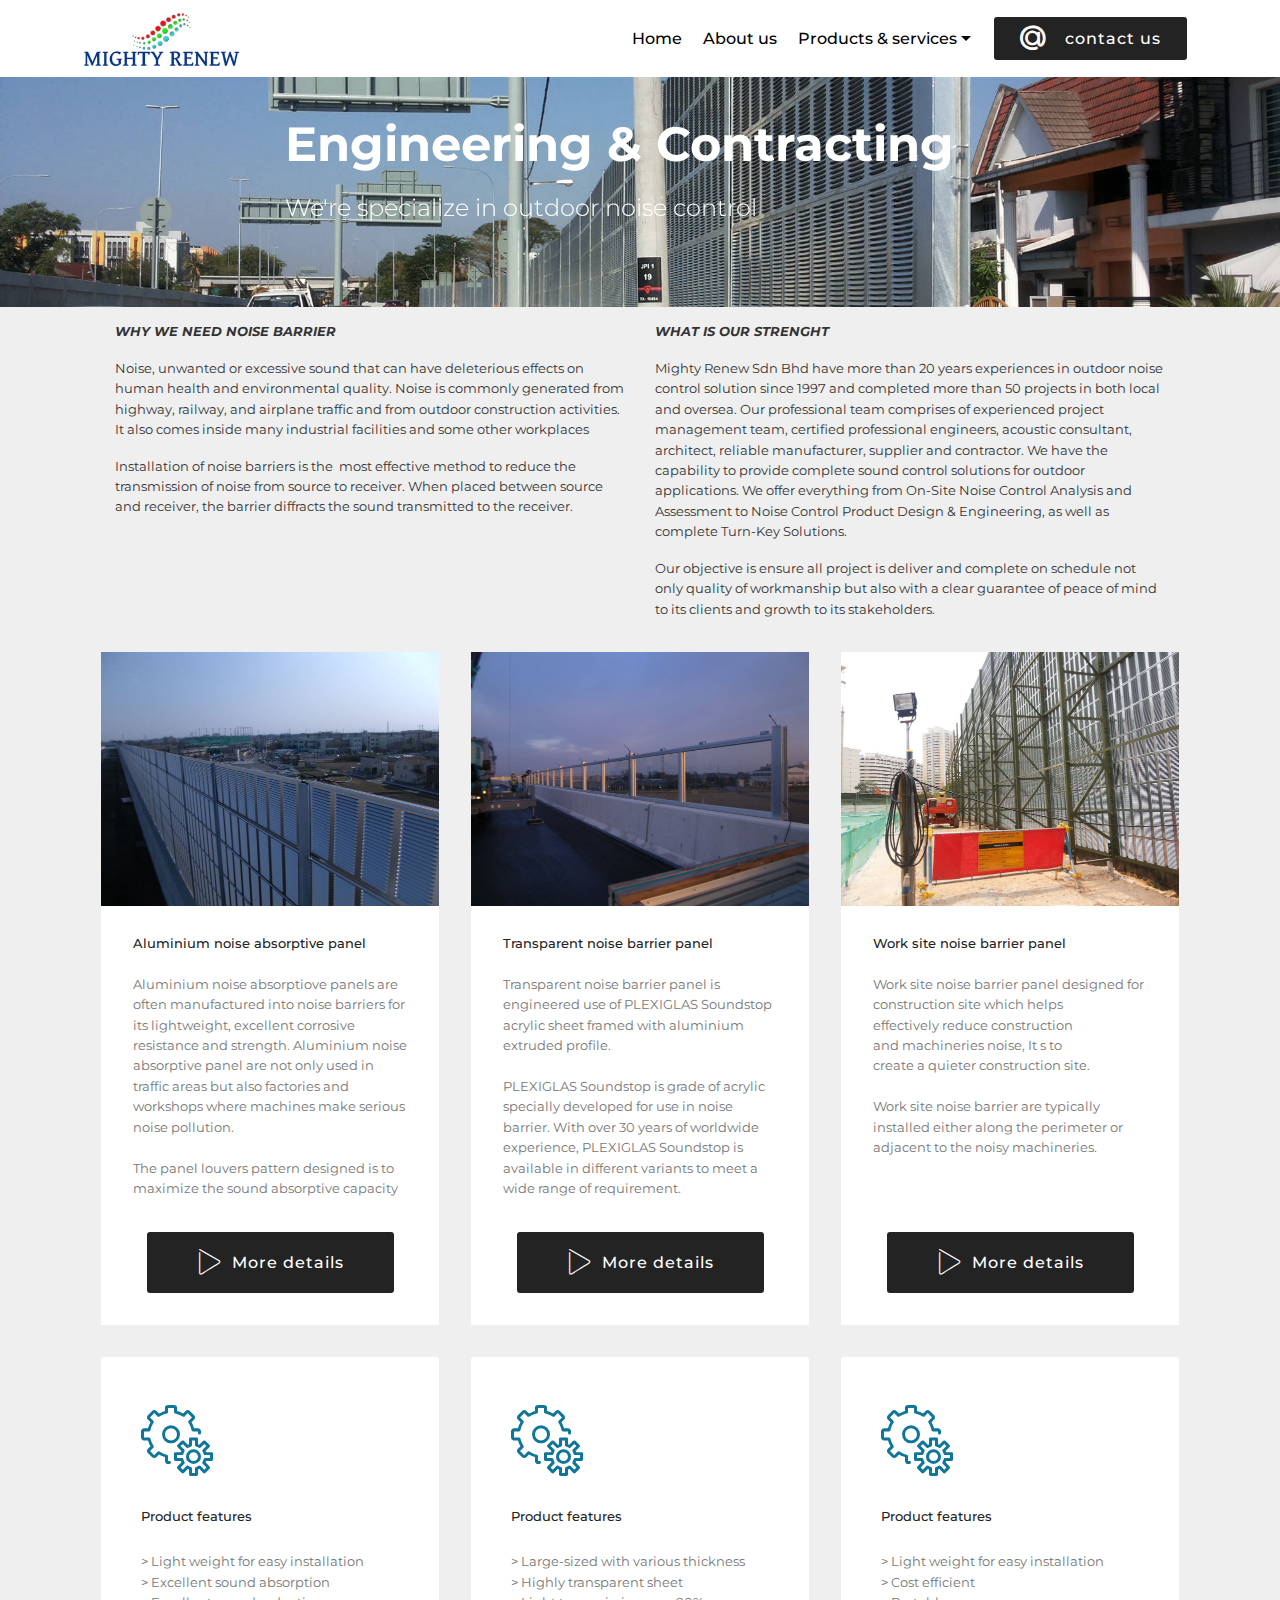
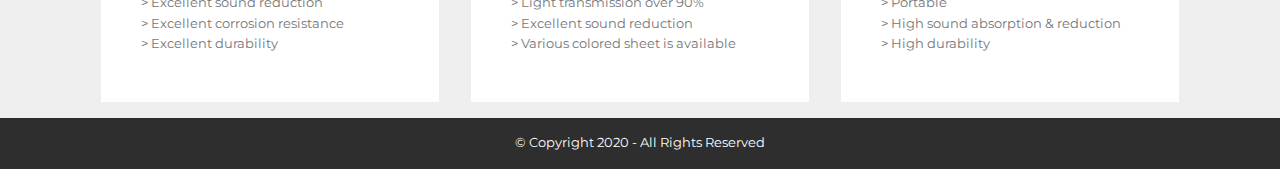
<file: Engineering contracting.html>
<!DOCTYPE html>
<html  >
<head>
  <!-- Site made with Mobirise Website Builder v4.12.4, https://mobirise.com -->
  <meta charset="UTF-8">
  <meta http-equiv="X-UA-Compatible" content="IE=edge">
  <meta name="generator" content="Mobirise v4.12.4, mobirise.com">
  <meta name="viewport" content="width=device-width, initial-scale=1, minimum-scale=1">
  <link rel="shortcut icon" href="assets/images/logo-1-292x109.png" type="image/x-icon">
  <meta name="description" content="Engineering contracting">
  
  
  <title>Engineering contracting</title>
  <link rel="stylesheet" href="assets/web/assets/mobirise-icons/mobirise-icons.css">
  <link rel="stylesheet" href="assets/facebook-plugin/style.css">
  <link rel="stylesheet" href="assets/bootstrap/css/bootstrap.min.css">
  <link rel="stylesheet" href="assets/bootstrap/css/bootstrap-grid.min.css">
  <link rel="stylesheet" href="assets/bootstrap/css/bootstrap-reboot.min.css">
  <link rel="stylesheet" href="assets/dropdown/css/style.css">
  <link rel="stylesheet" href="assets/tether/tether.min.css">
  <link rel="stylesheet" href="assets/socicon/css/styles.css">
  <link rel="stylesheet" href="assets/theme/css/style.css">
  <link rel="preload" as="style" href="assets/mobirise/css/mbr-additional.css"><link rel="stylesheet" href="assets/mobirise/css/mbr-additional.css" type="text/css">
  
  
  
</head>
<body>
  <section class="mbr-section content5 cid-s46Qqm5g4h mbr-parallax-background" id="content5-56">

    

    

    <div class="container">
        <div class="media-container-row">
            <div class="title col-12 col-md-8">
                <h2 class="align-center mbr-bold mbr-white pb-3 mbr-fonts-style display-2">
                    Engineering &amp; Contracting</h2>
                <h3 class="mbr-section-subtitle align-center mbr-light mbr-white pb-3 mbr-fonts-style display-5">We're specialize in outdoor noise control&nbsp;</h3>
                
                
            </div>
        </div>
    </div>
</section>

<section class="engine"><a href="https://mobirise.info/j">website templates</a></section><section class="mbr-section article content3 cid-s4a5KOsnDD" id="content3-5i">
      
     

    <div class="container">
        <div class="media-container-row">
            <div class="row col-12 col-md-12">
                <div class="col-12 mbr-text mbr-fonts-style col-md-6 display-7">
                     <p><strong><em>WHY WE NEED NOISE BARRIER</em></strong></p><p>Noise, unwanted or excessive sound that can have deleterious effects on human health and environmental quality. Noise is commonly generated from highway, railway, and airplane traffic and from outdoor construction activities. It also comes inside many industrial facilities and some other workplaces</p><p>Installation of noise barriers is the &nbsp;most effective method to reduce the transmission of noise from source to receiver. When placed between source and receiver, the barrier diffracts the sound transmitted to the receiver.</p>
                </div>
                <div class="col-12 mbr-text mbr-fonts-style display-7 col-md-6">
                     <p><em><strong>WHAT IS OUR STRENGHT<br></strong></em></p><p>Mighty Renew Sdn Bhd have more than 20 years experiences in outdoor noise control solution since 1997 and completed more than 50 projects in both local and oversea. Our professional team comprises of experienced project management team, certified professional engineers, acoustic consultant, architect, reliable manufacturer, supplier and contractor. 
We have the capability to provide complete sound control solutions for outdoor applications. We offer everything from On-Site Noise Control Analysis and Assessment to Noise Control Product Design &amp; Engineering, as well as complete Turn-Key Solutions.</p><p>Our objective is ensure all project is deliver and complete on schedule not only quality of workmanship but also with a clear guarantee of peace of mind to its clients and growth to its stakeholders.</p>
                </div>
                
            </div>
        </div>
    </div>
</section>

<section class="features3 cid-s48cFSvYVC" id="features3-5c">

    

    
    <div class="container">
        <div class="media-container-row">
            <div class="card p-3 col-12 col-md-6 col-lg-4">
                <div class="card-wrapper">
                    <div class="card-img">
                        <img src="assets/images/whatsapp-image-2020-07-08-at-3.45.45-pm-676x507.jpg" alt="Mobirise" title="">
                    </div>
                    <div class="card-box">
                        <h4 class="card-title mbr-fonts-style display-7">Aluminium noise absorptive panel</h4>
                        <p class="mbr-text mbr-fonts-style display-7">Aluminium noise absorptiove panels are often manufactured into noise barriers for its lightweight, excellent corrosive resistance and strength. Aluminium noise absorptive panel are not only used in traffic areas but also factories and workshops where machines make serious noise pollution. &nbsp;<br><br>The panel louvers pattern designed is to maximize the sound absorptive capacity<br></p>
                    </div>
                    <div class="mbr-section-btn text-center"><a href="https://mobirise.co" class="btn btn-primary display-4"><span class="mbri-play mbr-iconfont mbr-iconfont-btn"></span>
                            More details</a></div>
                </div>
            </div>

            <div class="card p-3 col-12 col-md-6 col-lg-4">
                <div class="card-wrapper">
                    <div class="card-img">
                        <img src="assets/images/whatsapp-image-2020-07-08-at-3.46.25-pm-676x507.jpg" alt="Mobirise" title="">
                    </div>
                    <div class="card-box">
                        <h4 class="card-title mbr-fonts-style display-7">
                            Transparent noise barrier panel</h4>
                        <p class="mbr-text mbr-fonts-style display-7">Transparent noise barrier panel is engineered use of PLEXIGLAS Soundstop acrylic sheet framed with aluminium extruded profile.<br><br>PLEXIGLAS Soundstop is grade of acrylic specially developed for use in noise barrier. With over 30 years of worldwide experience, PLEXIGLAS Soundstop is available in different variants to meet a wide range of requirement.</p>
                    </div>
                    <div class="mbr-section-btn text-center"><a href="https://mobirise.co" class="btn btn-primary display-4"><span class="mbri-play mbr-iconfont mbr-iconfont-btn"></span>
                            More details</a></div>
                </div>
            </div>

            <div class="card p-3 col-12 col-md-6 col-lg-4">
                <div class="card-wrapper">
                    <div class="card-img">
                        <img src="assets/images/img-20141031-wa0014-676x507.jpg" alt="Mobirise" title="">
                    </div>
                    <div class="card-box">
                        <h4 class="card-title mbr-fonts-style display-7">
                            Work site noise barrier panel</h4>
                        <p class="mbr-text mbr-fonts-style display-7">Work site noise barrier panel designed for construction site which helps
<br>effectively reduce construction
<br>and machineries noise, It s to
<br>create a quieter construction site.<br><br>Work site noise
barrier are typically
<br>installed either along the
perimeter or adjacent to the
noisy machineries.<br><br><br></p>
                    </div>
                    <div class="mbr-section-btn text-center"><a href="https://mobirise.co" class="btn btn-primary display-4"><span class="mbri-play mbr-iconfont mbr-iconfont-btn"></span>
                            More details</a></div>
                </div>
            </div>

            
        </div>
    </div>
</section>

<section class="features6 cid-s46Q16Oy9O" id="features6-4x">
    
    

    
    <div class="container">
        <div class="media-container-row">

            <div class="card p-3 col-12 col-md-6 col-lg-4">
                <div class="card-img pb-3">
                    <span class="mbr-iconfont mbri-setting" style="color: rgb(15, 118, 153); fill: rgb(15, 118, 153);"></span>
                </div>
                <div class="card-box">
                    <h4 class="card-title py-3 mbr-fonts-style display-7">Product features</h4>
                    <p class="mbr-text mbr-fonts-style display-7">&gt; Light weight for easy installation<br>&gt; Excellent sound absorption<br>&gt; Excellent sound reduction<br>&gt; Excellent corrosion resistance<br>&gt; Excellent durability &nbsp;</p>
                </div>
            </div>

            <div class="card p-3 col-12 col-md-6 col-lg-4">
                <div class="card-img pb-3">
                    <span class="mbr-iconfont mbri-setting" style="color: rgb(15, 118, 153); fill: rgb(15, 118, 153);"></span>
                </div>
                <div class="card-box">
                    <h4 class="card-title py-3 mbr-fonts-style display-7">Product features</h4>
                    <p class="mbr-text mbr-fonts-style display-7">&gt; Large-sized with various thickness<br>&gt; Highly transparent sheet<br>&gt; Light transmission over 90%<br>&gt; Excellent sound reduction<br>&gt; Various colored sheet is available</p>
                </div>
            </div>

            <div class="card p-3 col-12 col-md-6 col-lg-4">
                <div class="card-img pb-3">
                    <span class="mbr-iconfont mbri-setting" style="color: rgb(15, 118, 153); fill: rgb(15, 118, 153);"></span>
                </div>
                <div class="card-box">
                    <h4 class="card-title py-3 mbr-fonts-style display-7">Product features</h4>
                    <p class="mbr-text mbr-fonts-style display-7">&gt; Light weight for easy installation<br>&gt; Cost efficient&nbsp;<br>&gt; Portable&nbsp;<br>&gt; High sound absorption &amp; reduction<br>&gt; High durability</p>
                </div>
            </div>

            

        </div>

    </div>

</section>

<section once="footers" class="cid-s46Q1aySin" id="footer7-55">

    

    

    <div class="container">
        <div class="media-container-row align-center mbr-white">
            
            
            <div class="row row-copirayt">
                <p class="mbr-text mb-0 mbr-fonts-style mbr-white align-center display-7">
                    © Copyright 2020 - All Rights Reserved
                </p>
            </div>
        </div>
    </div>
</section>

<section class="menu cid-s4kVtZaDWc" once="menu" id="menu2-6u">

    

    <nav class="navbar navbar-expand beta-menu navbar-dropdown align-items-center navbar-fixed-top navbar-toggleable-sm">
        <button class="navbar-toggler navbar-toggler-right" type="button" data-toggle="collapse" data-target="#navbarSupportedContent" aria-controls="navbarSupportedContent" aria-expanded="false" aria-label="Toggle navigation">
            <div class="hamburger">
                <span></span>
                <span></span>
                <span></span>
                <span></span>
            </div>
        </button>
        <div class="menu-logo">
            <div class="navbar-brand">
                <span class="navbar-logo">
                    <a href="https://mobirise.co">
                        <img src="assets/images/logo-1-292x109.png" alt="Mobirise" title="" style="height: 3.8rem;">
                    </a>
                </span>
                
            </div>
        </div>
        <div class="collapse navbar-collapse" id="navbarSupportedContent">
            <ul class="navbar-nav nav-dropdown" data-app-modern-menu="true"><li class="nav-item">
                    <a class="nav-link link text-black display-4" href="About us.html">
                        Home</a>
                </li><li class="nav-item"><a class="nav-link link text-black display-4" href="About us.html">
                        About us</a></li>
                <li class="nav-item dropdown"><a class="nav-link link text-black dropdown-toggle display-4" href="https://mobirise.co" data-toggle="dropdown-submenu" aria-expanded="false">
                        Products &amp; services</a><div class="dropdown-menu"><a class="text-black dropdown-item display-4" href="https://mobirise.co" aria-expanded="true">Coating products</a><a class="text-black dropdown-item display-4" href="https://mobirise.co" aria-expanded="false">Water saving products</a><a class="text-black dropdown-item display-4" href="https://mobirise.co" aria-expanded="true">Engineering &amp; contracting</a><a class="text-black dropdown-item display-4" href="https://mobirise.co" aria-expanded="true">Building materials &amp; hardware</a><a class="text-black dropdown-item display-4" href="https://mobirise.co" aria-expanded="true">Others</a></div></li></ul>
            <div class="navbar-buttons mbr-section-btn"><a class="btn btn-sm btn-primary display-4" href="tel:+1-234-567-8901"><span class="socicon socicon-mailru mbr-iconfont mbr-iconfont-btn"></span>&nbsp; contact us</a></div>
        </div>
    </nav>
</section>


  <script src="assets/web/assets/jquery/jquery.min.js"></script>
  <script src="assets/popper/popper.min.js"></script>
  <script src="https://connect.facebook.net/en_US/sdk.js#xfbml=1&version=v2.5"></script>
  <script src="https://apis.google.com/js/plusone.js"></script>
  <script src="assets/facebook-plugin/facebook-script.js"></script>
  <script src="assets/bootstrap/js/bootstrap.min.js"></script>
  <script src="assets/smoothscroll/smooth-scroll.js"></script>
  <script src="assets/parallax/jarallax.min.js"></script>
  <script src="assets/dropdown/js/nav-dropdown.js"></script>
  <script src="assets/dropdown/js/navbar-dropdown.js"></script>
  <script src="assets/touchswipe/jquery.touch-swipe.min.js"></script>
  <script src="assets/tether/tether.min.js"></script>
  <script src="assets/theme/js/script.js"></script>
  
  
</body>
</html>
</file>
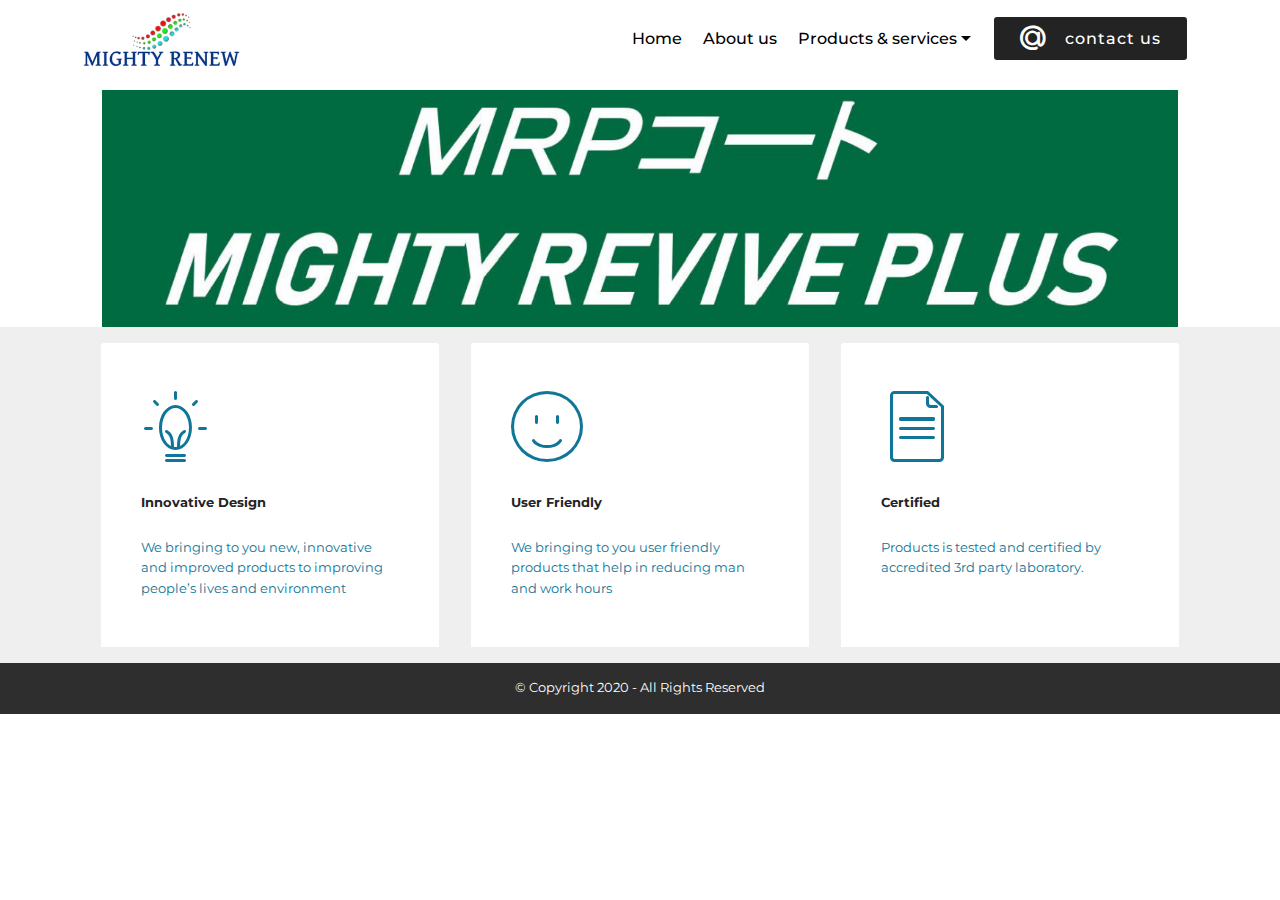
<file: Mighty Revive Plus.html>
<!DOCTYPE html>
<html  >
<head>
  <!-- Site made with Mobirise Website Builder v4.12.4, https://mobirise.com -->
  <meta charset="UTF-8">
  <meta http-equiv="X-UA-Compatible" content="IE=edge">
  <meta name="generator" content="Mobirise v4.12.4, mobirise.com">
  <meta name="viewport" content="width=device-width, initial-scale=1, minimum-scale=1">
  <link rel="shortcut icon" href="assets/images/logo-1-292x109.png" type="image/x-icon">
  <meta name="description" content="Mighty Revive Plus">
  
  
  <title>Mighty Revive Plus</title>
  <link rel="stylesheet" href="assets/web/assets/mobirise-icons/mobirise-icons.css">
  <link rel="stylesheet" href="assets/bootstrap/css/bootstrap.min.css">
  <link rel="stylesheet" href="assets/bootstrap/css/bootstrap-grid.min.css">
  <link rel="stylesheet" href="assets/bootstrap/css/bootstrap-reboot.min.css">
  <link rel="stylesheet" href="assets/facebook-plugin/style.css">
  <link rel="stylesheet" href="assets/tether/tether.min.css">
  <link rel="stylesheet" href="assets/socicon/css/styles.css">
  <link rel="stylesheet" href="assets/dropdown/css/style.css">
  <link rel="stylesheet" href="assets/theme/css/style.css">
  <link rel="preload" as="style" href="assets/mobirise/css/mbr-additional.css"><link rel="stylesheet" href="assets/mobirise/css/mbr-additional.css" type="text/css">
  
  
  
</head>
<body>
  <section class="cid-s4kT01jPdM" id="image1-6s">

    

    <figure class="mbr-figure container">
        <div class="image-block" style="width: 97%;">
            <img src="assets/images/capture-1466x323.jpg" width="1400" alt="Mobirise" title="">
            
        </div>
    </figure>
</section>

<section class="engine"><a href="https://mobirise.info/f">easy website creator</a></section><section class="features6 cid-s4kQeU6ESa" id="features6-6k">
    
    

    
    <div class="container">
        <div class="media-container-row">

            <div class="card p-3 col-12 col-md-6 col-lg-4">
                <div class="card-img pb-3">
                    <span class="mbr-iconfont mbri-idea" style="color: rgb(15, 118, 153); fill: rgb(15, 118, 153);"></span>
                </div>
                <div class="card-box">
                    <h4 class="card-title py-3 mbr-fonts-style display-7"><strong>Innovative Design</strong></h4>
                    <p class="mbr-text mbr-fonts-style display-7">
                       We bringing to you new, innovative and improved products to improving people’s lives and environment</p>
                </div>
            </div>

            <div class="card p-3 col-12 col-md-6 col-lg-4">
                <div class="card-img pb-3">
                    <span class="mbr-iconfont mbri-smile-face" style="color: rgb(15, 118, 153); fill: rgb(15, 118, 153);"></span>
                </div>
                <div class="card-box">
                    <h4 class="card-title py-3 mbr-fonts-style display-7"><strong>
                        User Friendly
                    </strong></h4>
                    <p class="mbr-text mbr-fonts-style display-7">
                       We bringing to you user friendly products that help in reducing man and work hours<br></p>
                </div>
            </div>

            <div class="card p-3 col-12 col-md-6 col-lg-4">
                <div class="card-img pb-3">
                    <span class="mbr-iconfont mbri-file" style="color: rgb(15, 118, 153); fill: rgb(15, 118, 153);"></span>
                </div>
                <div class="card-box">
                    <h4 class="card-title py-3 mbr-fonts-style display-7"><strong>Certified</strong></h4>
                    <p class="mbr-text mbr-fonts-style display-7">
                       Products is tested and certified by accredited 3rd party laboratory.<br><br>
                    </p>
                </div>
            </div>

            

        </div>

    </div>

</section>

<section once="footers" class="cid-s4kQeV0fjr" id="footer7-6l">

    

    

    <div class="container">
        <div class="media-container-row align-center mbr-white">
            
            
            <div class="row row-copirayt">
                <p class="mbr-text mb-0 mbr-fonts-style mbr-white align-center display-7">
                    © Copyright 2020 - All Rights Reserved
                </p>
            </div>
        </div>
    </div>
</section>

<section class="menu cid-s4kVtZaDWc" once="menu" id="menu2-6u">

    

    <nav class="navbar navbar-expand beta-menu navbar-dropdown align-items-center navbar-fixed-top navbar-toggleable-sm">
        <button class="navbar-toggler navbar-toggler-right" type="button" data-toggle="collapse" data-target="#navbarSupportedContent" aria-controls="navbarSupportedContent" aria-expanded="false" aria-label="Toggle navigation">
            <div class="hamburger">
                <span></span>
                <span></span>
                <span></span>
                <span></span>
            </div>
        </button>
        <div class="menu-logo">
            <div class="navbar-brand">
                <span class="navbar-logo">
                    <a href="https://mobirise.co">
                        <img src="assets/images/logo-1-292x109.png" alt="Mobirise" title="" style="height: 3.8rem;">
                    </a>
                </span>
                
            </div>
        </div>
        <div class="collapse navbar-collapse" id="navbarSupportedContent">
            <ul class="navbar-nav nav-dropdown" data-app-modern-menu="true"><li class="nav-item">
                    <a class="nav-link link text-black display-4" href="About us.html">
                        Home</a>
                </li><li class="nav-item"><a class="nav-link link text-black display-4" href="About us.html">
                        About us</a></li>
                <li class="nav-item dropdown"><a class="nav-link link text-black dropdown-toggle display-4" href="https://mobirise.co" data-toggle="dropdown-submenu" aria-expanded="false">
                        Products &amp; services</a><div class="dropdown-menu"><a class="text-black dropdown-item display-4" href="https://mobirise.co" aria-expanded="true">Coating products</a><a class="text-black dropdown-item display-4" href="https://mobirise.co" aria-expanded="false">Water saving products</a><a class="text-black dropdown-item display-4" href="https://mobirise.co" aria-expanded="true">Engineering &amp; contracting</a><a class="text-black dropdown-item display-4" href="https://mobirise.co" aria-expanded="true">Building materials &amp; hardware</a><a class="text-black dropdown-item display-4" href="https://mobirise.co" aria-expanded="true">Others</a></div></li></ul>
            <div class="navbar-buttons mbr-section-btn"><a class="btn btn-sm btn-primary display-4" href="tel:+1-234-567-8901"><span class="socicon socicon-mailru mbr-iconfont mbr-iconfont-btn"></span>&nbsp; contact us</a></div>
        </div>
    </nav>
</section>


  <script src="assets/web/assets/jquery/jquery.min.js"></script>
  <script src="assets/popper/popper.min.js"></script>
  <script src="assets/bootstrap/js/bootstrap.min.js"></script>
  <script src="https://connect.facebook.net/en_US/sdk.js#xfbml=1&version=v2.5"></script>
  <script src="https://apis.google.com/js/plusone.js"></script>
  <script src="assets/facebook-plugin/facebook-script.js"></script>
  <script src="assets/tether/tether.min.js"></script>
  <script src="assets/dropdown/js/nav-dropdown.js"></script>
  <script src="assets/dropdown/js/navbar-dropdown.js"></script>
  <script src="assets/touchswipe/jquery.touch-swipe.min.js"></script>
  <script src="assets/smoothscroll/smooth-scroll.js"></script>
  <script src="assets/theme/js/script.js"></script>
  
  
</body>
</html>
</file>
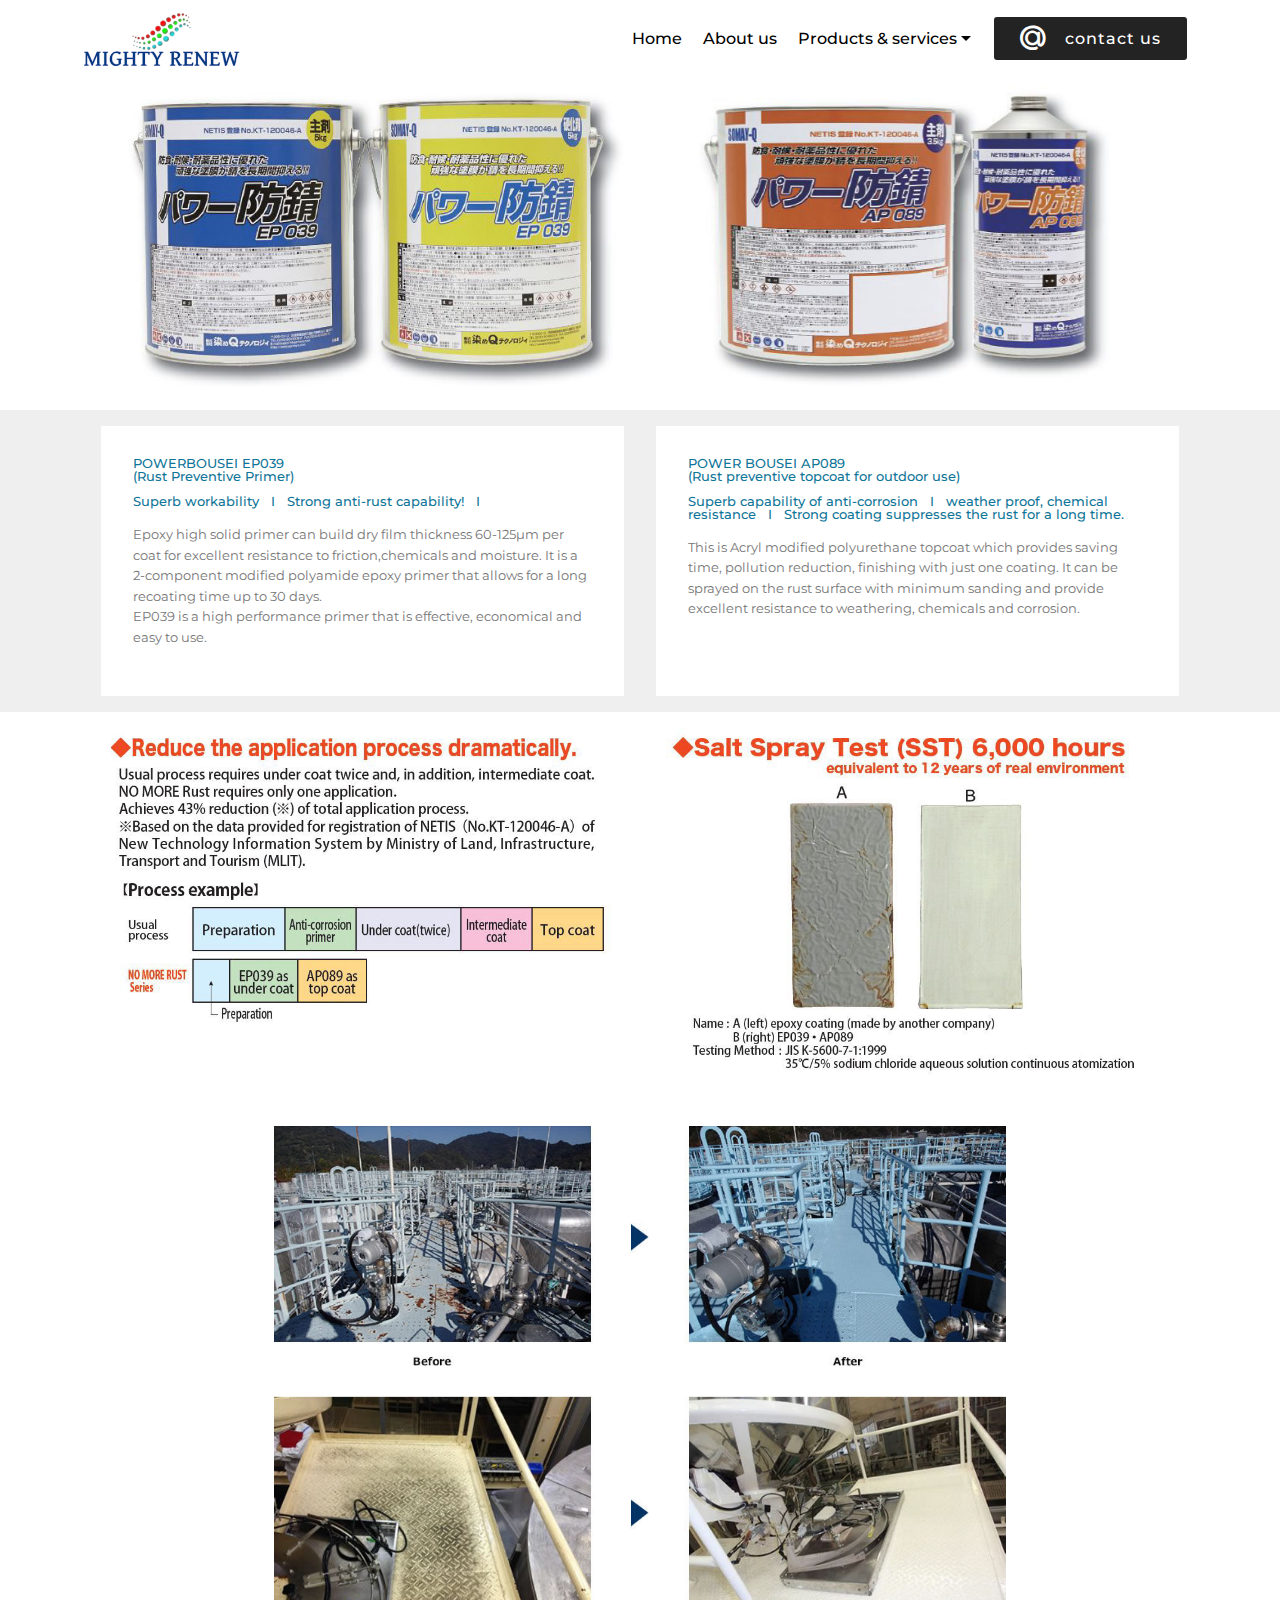
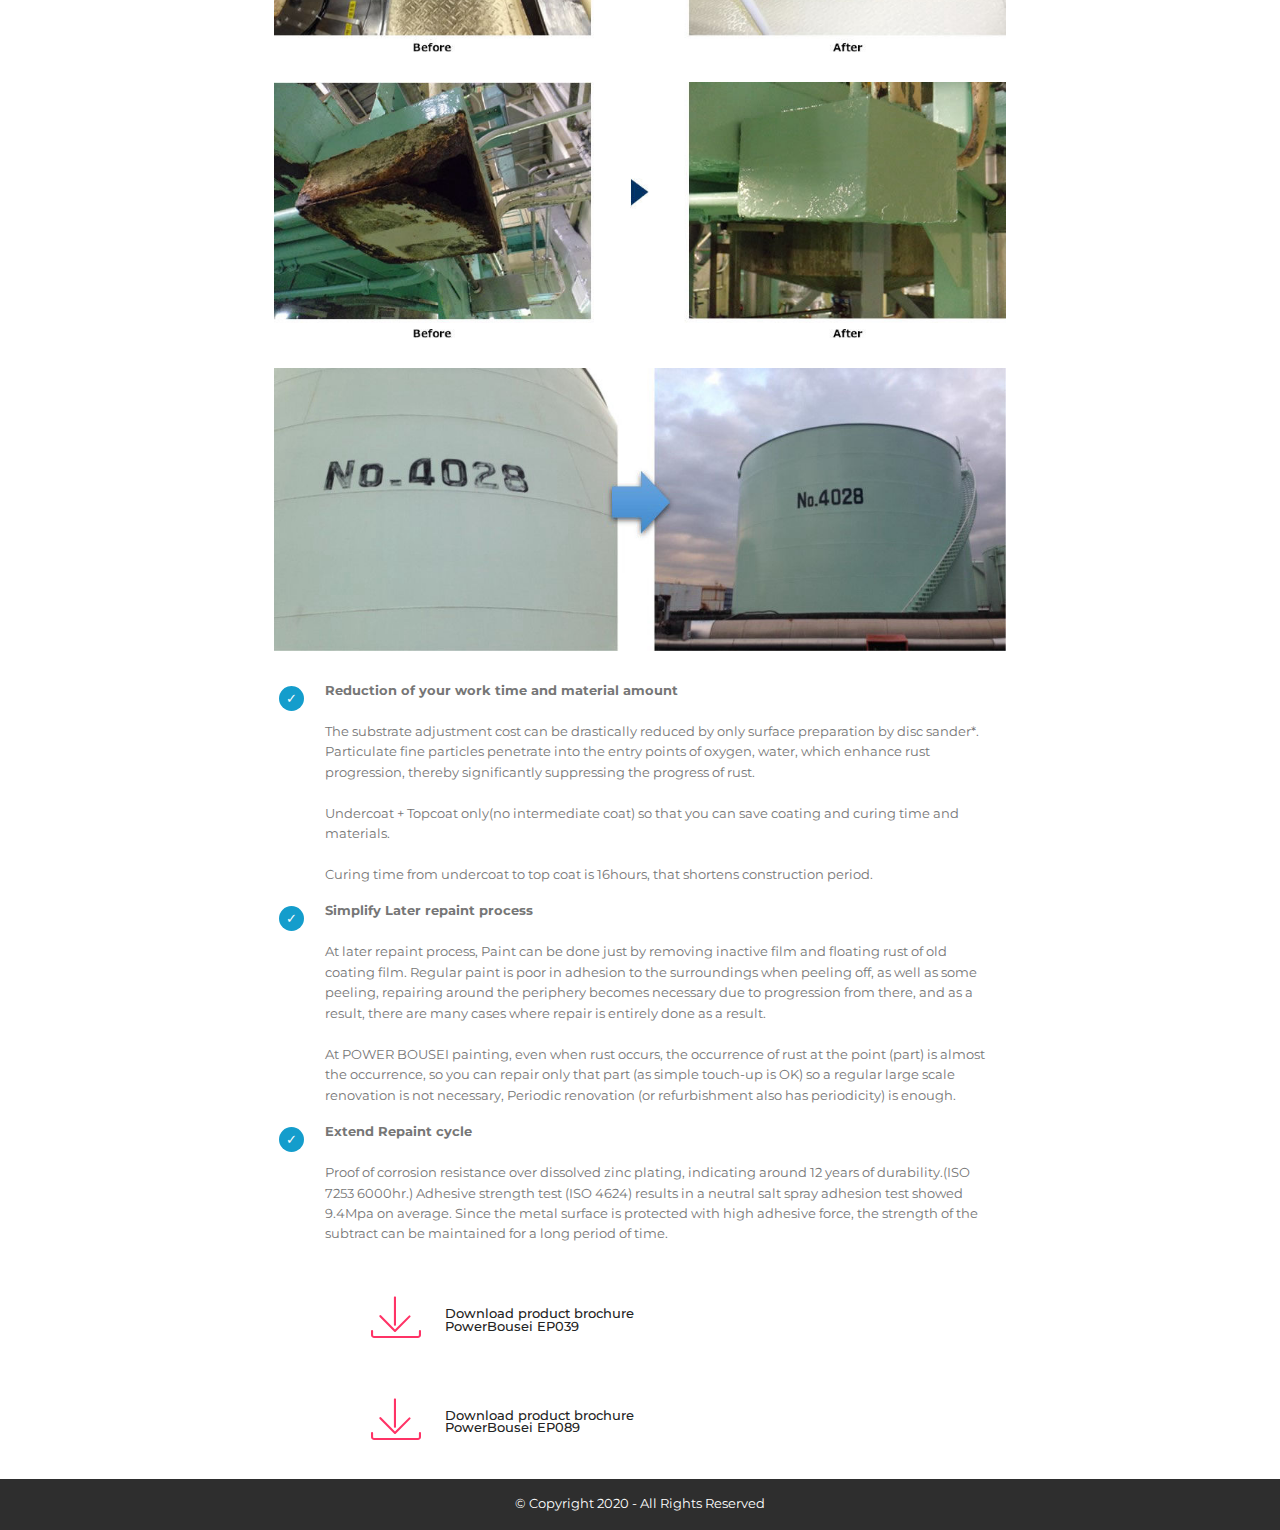
<file: PowerBousei.html>
<!DOCTYPE html>
<html  >
<head>
  <!-- Site made with Mobirise Website Builder v4.12.4, https://mobirise.com -->
  <meta charset="UTF-8">
  <meta http-equiv="X-UA-Compatible" content="IE=edge">
  <meta name="generator" content="Mobirise v4.12.4, mobirise.com">
  <meta name="viewport" content="width=device-width, initial-scale=1, minimum-scale=1">
  <link rel="shortcut icon" href="assets/images/logo-1-292x109.png" type="image/x-icon">
  <meta name="description" content="PowerBousei">
  
  
  <title>PowerBousei</title>
  <link rel="stylesheet" href="assets/web/assets/mobirise-icons/mobirise-icons.css">
  <link rel="stylesheet" href="assets/facebook-plugin/style.css">
  <link rel="stylesheet" href="assets/bootstrap/css/bootstrap.min.css">
  <link rel="stylesheet" href="assets/bootstrap/css/bootstrap-grid.min.css">
  <link rel="stylesheet" href="assets/bootstrap/css/bootstrap-reboot.min.css">
  <link rel="stylesheet" href="assets/dropdown/css/style.css">
  <link rel="stylesheet" href="assets/tether/tether.min.css">
  <link rel="stylesheet" href="assets/socicon/css/styles.css">
  <link rel="stylesheet" href="assets/theme/css/style.css">
  <link rel="preload" as="style" href="assets/mobirise/css/mbr-additional.css"><link rel="stylesheet" href="assets/mobirise/css/mbr-additional.css" type="text/css">
  
  
  
</head>
<body>
  <section class="features15 cid-s42dpXb7hk" id="features15-3f">

    

    
    <div class="container">
        
        

        <div class="media-container-row container pt-5 mt-2">

            <div class="col-12 col-md-6 mb-4">
                <div class="card flip-card p-5 align-center">
                    <div class="card-front card_cont">
                        <img src="assets/images/powerbouseiap039-long-641x366.jpg" alt="Mobirise" title="">
                    </div>
                    <div class="card_back card_cont">
                        
                        <p class="mbr-text mbr-fonts-style display-7"><strong>POWERBOUSEI EP039
（Rust Preventive Primer）<br></strong><br>
                        </p>
                    </div>
                </div>
            </div>

            <div class="col-12 col-md-6 mb-4">
                
                <div class="card flip-card p-5 align-center">
                    <div class="card-front card_cont">
                        <img src="assets/images/powerbouseiap089-long-557x382.jpg" alt="Mobirise" title="">
                    </div>
                    <div class="card_back card_cont">
                        
                        <p class="mbr-text mbr-fonts-style display-7"><strong>POWER BOUSEI AP089
<br>(Rust preventive topcoat for outdoor use)<br></strong><br><br><br></p>
                    </div>
                </div>
            </div>
            
            

            
        </div>
</div></section>

<section class="engine"><a href="https://mobirise.info/z">best free website templates</a></section><section class="features4 cid-s42g60cd3F" id="features4-3q">
    
         

    
    <div class="container">
        <div class="media-container-row">
            <div class="card p-3 col-12 col-md-6">
                <div class="card-wrapper media-container-row media-container-row">
                    <div class="card-box">
                        <h4 class="card-title pb-3 mbr-fonts-style display-7">POWERBOUSEI EP039<br>(Rust Preventive Primer)<br><br>Superb workability
 &nbsp; I &nbsp; Strong anti-rust capability! &nbsp; I</h4>
                        <p class="mbr-text mbr-fonts-style display-7">Epoxy high solid primer can build dry film thickness 60-125μm per coat for excellent resistance to friction,chemicals and moisture. It is a 2-component modified polyamide epoxy primer that allows for a long recoating time up to 30 days.
<br>EP039 is a high performance primer that is effective, economical and easy to use.</p>
                    </div>
                </div>
            </div>

            <div class="card p-3 col-12 col-md-6 col-12 col-md-6">
                <div class="card-wrapper media-container-row">
                    <div class="card-box">
                        <h4 class="card-title pb-3 mbr-fonts-style display-7">POWER BOUSEI AP089
<div>(Rust preventive topcoat for outdoor use)<br><br>Superb capability of anti-corrosion &nbsp; I &nbsp;&nbsp;<span style="font-size: 0.8rem;">weather proof, chemical resistance &nbsp; I &nbsp;&nbsp;</span><span style="font-size: 0.8rem;">Strong coating suppresses the rust for a long time.</span></div></h4>
                        <p class="mbr-text mbr-fonts-style display-7">
                            This is Acryl modified polyurethane topcoat which provides saving time, pollution reduction, finishing with just one coating. It can be sprayed on the rust surface with minimum sanding and provide excellent resistance to weathering, chemicals and corrosion.
                        </p>
                    </div>
                </div>
            </div>

            

            
        </div>
    </div>
</section>

<section class="features2 cid-s4epJwKWtq" id="features2-66">

    

    
    
    <div class="container">
        <div class="media-container-row">
            <div class="card p-3 col-12 col-md-6">
                <div class="card-wrapper">
                    <div class="card-img">
                        <img src="assets/images/capture2-853x543.jpg" alt="Mobirise" title="">
                    </div>
                    <div class="card-box">
                        
                        
                    </div>
                </div>
            </div>

            <div class="card p-3 col-12 col-md-6">
                <div class="card-wrapper">
                    <div class="card-img">
                        <img src="assets/images/capture3-832x557.jpg" alt="Mobirise" title="">
                    </div>
                    <div class="card-box ">
                        
                        
                    </div>
                </div>
            </div>

            

            
        </div>
    </div>
</section>

<section class="cid-s42dq0oilt" id="image1-3k">

    

    <figure class="mbr-figure container">
        <div class="image-block" style="width: 66%;">
            <img src="assets/images/infrastructure-case01-970x318.jpg" width="1400" alt="Mobirise" title="">
            
        </div>
    </figure>
</section>

<section class="cid-s42dq0TI8p" id="image1-3l">

    

    <figure class="mbr-figure container">
        <div class="image-block" style="width: 66%;">
            <img src="assets/images/infrastructure-case02-970x338.jpg" width="1400" alt="Mobirise" title="">
            
        </div>
    </figure>
</section>

<section class="cid-s42dq1qXof" id="image1-3m">

    

    <figure class="mbr-figure container">
        <div class="image-block" style="width: 66%;">
            <img src="assets/images/infrastructure-case03-970x340.jpg" width="1400" alt="Mobirise" title="">
            
        </div>
    </figure>
</section>

<section class="cid-s4eqwEa9ji" id="image1-67">

    

    <figure class="mbr-figure container">
        <div class="image-block" style="width: 66%;">
            <img src="assets/images/picture1-1035x399.jpg" width="1400" alt="Mobirise" title="">
            
        </div>
    </figure>
</section>

<section class="mbr-section article content12 cid-s42h0cH3mO" id="content12-3s">
     

    <div class="container">
        <div class="media-container-row">
            <div class="mbr-text counter-container col-12 col-md-8 mbr-fonts-style display-7">
                <ul>
                    <li><strong>Reduction of your work time and material amount<br><br></strong>The substrate adjustment cost can be drastically reduced by only surface preparation by disc sander*. Particulate fine particles penetrate into the entry points of oxygen, water, which enhance rust progression, thereby significantly suppressing the progress of rust.
<br><br>Undercoat + Topcoat only(no intermediate coat) so that you can save coating and curing time and materials. <br><br>Curing time from undercoat to top coat is 16hours, that shortens construction period.</li>
                    <li><strong>Simplify Later repaint process<br></strong>&nbsp;<br>At later repaint process, Paint can be done just by removing inactive film and floating rust of old coating film. Regular paint is poor in adhesion to the surroundings when peeling off, as well as some peeling, repairing around the periphery becomes necessary due to progression from there, and as a result, there are many cases where repair is entirely done as a result.<br><br>At POWER BOUSEI painting, even when rust occurs, the occurrence of rust at the point (part) is almost the occurrence, so you can repair only that part (as simple touch-up is OK) so a regular large scale renovation is not necessary, Periodic renovation (or refurbishment also has periodicity) is enough.</li>
                    <li><strong>Extend Repaint cycle</strong>&nbsp; <br><br>Proof of corrosion resistance over dissolved zinc plating, indicating around 12 years of durability.(ISO 7253 6000hr.) Adhesive strength test (ISO 4624) results in a neutral salt spray adhesion test showed 9.4Mpa on average. Since the metal surface is protected with high adhesive force, the strength of the subtract can be maintained for a long period of time.</li>
                </ul>
            </div>
        </div>
    </div>
</section>

<section class="features9 cid-s42dq1QZkn" id="features9-3n">

    

    
    <div class="container">
        <div class="row justify-content-center">
            <div class="card p-3 col-12 col-md-6">
                <div class="media-container-row">
                    <div class="card-img pr-2">
                        <span class="mbr-iconfont mbri-save" style="font-size: 50px;"></span>
                    </div>
                    <div class="card-box">
                        <h4 class="card-title py-3 mbr-fonts-style display-7">
                            Download product brochure<br>PowerBousei EP039</h4>
                        
                    </div>
                </div>
            </div>

            

            

            
        </div>
    </div>
</section>

<section class="features9 cid-s42jhGBCQU" id="features9-3t">

    

    
    <div class="container">
        <div class="row justify-content-center">
            <div class="card p-3 col-12 col-md-6">
                <div class="media-container-row">
                    <div class="card-img pr-2">
                        <span class="mbr-iconfont mbri-save" style="font-size: 50px;"></span>
                    </div>
                    <div class="card-box">
                        <h4 class="card-title py-3 mbr-fonts-style display-7">
                            Download product brochure<br>PowerBousei EP089</h4>
                        
                    </div>
                </div>
            </div>

            

            

            
        </div>
    </div>
</section>

<section once="footers" class="cid-s42dq2FEUM" id="footer7-3o">

    

    

    <div class="container">
        <div class="media-container-row align-center mbr-white">
            
            
            <div class="row row-copirayt">
                <p class="mbr-text mb-0 mbr-fonts-style mbr-white align-center display-7">
                    © Copyright 2020 - All Rights Reserved
                </p>
            </div>
        </div>
    </div>
</section>

<section class="menu cid-s4kVtZaDWc" once="menu" id="menu2-6u">

    

    <nav class="navbar navbar-expand beta-menu navbar-dropdown align-items-center navbar-fixed-top navbar-toggleable-sm">
        <button class="navbar-toggler navbar-toggler-right" type="button" data-toggle="collapse" data-target="#navbarSupportedContent" aria-controls="navbarSupportedContent" aria-expanded="false" aria-label="Toggle navigation">
            <div class="hamburger">
                <span></span>
                <span></span>
                <span></span>
                <span></span>
            </div>
        </button>
        <div class="menu-logo">
            <div class="navbar-brand">
                <span class="navbar-logo">
                    <a href="https://mobirise.co">
                        <img src="assets/images/logo-1-292x109.png" alt="Mobirise" title="" style="height: 3.8rem;">
                    </a>
                </span>
                
            </div>
        </div>
        <div class="collapse navbar-collapse" id="navbarSupportedContent">
            <ul class="navbar-nav nav-dropdown" data-app-modern-menu="true"><li class="nav-item">
                    <a class="nav-link link text-black display-4" href="About us.html">
                        Home</a>
                </li><li class="nav-item"><a class="nav-link link text-black display-4" href="About us.html">
                        About us</a></li>
                <li class="nav-item dropdown"><a class="nav-link link text-black dropdown-toggle display-4" href="https://mobirise.co" data-toggle="dropdown-submenu" aria-expanded="false">
                        Products &amp; services</a><div class="dropdown-menu"><a class="text-black dropdown-item display-4" href="https://mobirise.co" aria-expanded="true">Coating products</a><a class="text-black dropdown-item display-4" href="https://mobirise.co" aria-expanded="false">Water saving products</a><a class="text-black dropdown-item display-4" href="https://mobirise.co" aria-expanded="true">Engineering &amp; contracting</a><a class="text-black dropdown-item display-4" href="https://mobirise.co" aria-expanded="true">Building materials &amp; hardware</a><a class="text-black dropdown-item display-4" href="https://mobirise.co" aria-expanded="true">Others</a></div></li></ul>
            <div class="navbar-buttons mbr-section-btn"><a class="btn btn-sm btn-primary display-4" href="tel:+1-234-567-8901"><span class="socicon socicon-mailru mbr-iconfont mbr-iconfont-btn"></span>&nbsp; contact us</a></div>
        </div>
    </nav>
</section>


  <script src="assets/web/assets/jquery/jquery.min.js"></script>
  <script src="assets/popper/popper.min.js"></script>
  <script src="https://connect.facebook.net/en_US/sdk.js#xfbml=1&version=v2.5"></script>
  <script src="https://apis.google.com/js/plusone.js"></script>
  <script src="assets/facebook-plugin/facebook-script.js"></script>
  <script src="assets/bootstrap/js/bootstrap.min.js"></script>
  <script src="assets/smoothscroll/smooth-scroll.js"></script>
  <script src="assets/mbr-flip-card/mbr-flip-card.js"></script>
  <script src="assets/dropdown/js/nav-dropdown.js"></script>
  <script src="assets/dropdown/js/navbar-dropdown.js"></script>
  <script src="assets/touchswipe/jquery.touch-swipe.min.js"></script>
  <script src="assets/tether/tether.min.js"></script>
  <script src="assets/theme/js/script.js"></script>
  
  
</body>
</html>
</file>
<file: assets/web/assets/mobirise-icons/mobirise-icons.css>
@font-face {
  font-family: 'MobiriseIcons';
  src:  url('mobirise-icons.eot?spat4u');
  src:  url('mobirise-icons.eot?spat4u#iefix') format('embedded-opentype'),
    url('mobirise-icons.ttf?spat4u') format('truetype'),
    url('mobirise-icons.woff?spat4u') format('woff'),
    url('mobirise-icons.svg?spat4u#MobiriseIcons') format('svg');
  font-weight: normal;
  font-style: normal;
  font-display: swap;
}

[class^="mbri-"], [class*=" mbri-"] {
  /* use !important to prevent issues with browser extensions that change fonts */
  font-family: MobiriseIcons !important;
  speak: none;
  font-style: normal;
  font-weight: normal;
  font-variant: normal;
  text-transform: none;
  line-height: 1;

  /* Better Font Rendering =========== */
  -webkit-font-smoothing: antialiased;
  -moz-osx-font-smoothing: grayscale;
}

.mbri-add-submenu:before {
  content: "\e900";
}
.mbri-alert:before {
  content: "\e901";
}
.mbri-align-center:before {
  content: "\e902";
}
.mbri-align-justify:before {
  content: "\e903";
}
.mbri-align-left:before {
  content: "\e904";
}
.mbri-align-right:before {
  content: "\e905";
}
.mbri-android:before {
  content: "\e906";
}
.mbri-apple:before {
  content: "\e907";
}
.mbri-arrow-down:before {
  content: "\e908";
}
.mbri-arrow-next:before {
  content: "\e909";
}
.mbri-arrow-prev:before {
  content: "\e90a";
}
.mbri-arrow-up:before {
  content: "\e90b";
}
.mbri-bold:before {
  content: "\e90c";
}
.mbri-bookmark:before {
  content: "\e90d";
}
.mbri-bootstrap:before {
  content: "\e90e";
}
.mbri-briefcase:before {
  content: "\e90f";
}
.mbri-browse:before {
  content: "\e910";
}
.mbri-bulleted-list:before {
  content: "\e911";
}
.mbri-calendar:before {
  content: "\e912";
}
.mbri-camera:before {
  content: "\e913";
}
.mbri-cart-add:before {
  content: "\e914";
}
.mbri-cart-full:before {
  content: "\e915";
}
.mbri-cash:before {
  content: "\e916";
}
.mbri-change-style:before {
  content: "\e917";
}
.mbri-chat:before {
  content: "\e918";
}
.mbri-clock:before {
  content: "\e919";
}
.mbri-close:before {
  content: "\e91a";
}
.mbri-cloud:before {
  content: "\e91b";
}
.mbri-code:before {
  content: "\e91c";
}
.mbri-contact-form:before {
  content: "\e91d";
}
.mbri-credit-card:before {
  content: "\e91e";
}
.mbri-cursor-click:before {
  content: "\e91f";
}
.mbri-cust-feedback:before {
  content: "\e920";
}
.mbri-database:before {
  content: "\e921";
}
.mbri-delivery:before {
  content: "\e922";
}
.mbri-desktop:before {
  content: "\e923";
}
.mbri-devices:before {
  content: "\e924";
}
.mbri-down:before {
  content: "\e925";
}
.mbri-download:before {
  content: "\e989";
}
.mbri-drag-n-drop:before {
  content: "\e927";
}
.mbri-drag-n-drop2:before {
  content: "\e928";
}
.mbri-edit:before {
  content: "\e929";
}
.mbri-edit2:before {
  content: "\e92a";
}
.mbri-error:before {
  content: "\e92b";
}
.mbri-extension:before {
  content: "\e92c";
}
.mbri-features:before {
  content: "\e92d";
}
.mbri-file:before {
  content: "\e92e";
}
.mbri-flag:before {
  content: "\e92f";
}
.mbri-folder:before {
  content: "\e930";
}
.mbri-gift:before {
  content: "\e931";
}
.mbri-github:before {
  content: "\e932";
}
.mbri-globe:before {
  content: "\e933";
}
.mbri-globe-2:before {
  content: "\e934";
}
.mbri-growing-chart:before {
  content: "\e935";
}
.mbri-hearth:before {
  content: "\e936";
}
.mbri-help:before {
  content: "\e937";
}
.mbri-home:before {
  content: "\e938";
}
.mbri-hot-cup:before {
  content: "\e939";
}
.mbri-idea:before {
  content: "\e93a";
}
.mbri-image-gallery:before {
  content: "\e93b";
}
.mbri-image-slider:before {
  content: "\e93c";
}
.mbri-info:before {
  content: "\e93d";
}
.mbri-italic:before {
  content: "\e93e";
}
.mbri-key:before {
  content: "\e93f";
}
.mbri-laptop:before {
  content: "\e940";
}
.mbri-layers:before {
  content: "\e941";
}
.mbri-left-right:before {
  content: "\e942";
}
.mbri-left:before {
  content: "\e943";
}
.mbri-letter:before {
  content: "\e944";
}
.mbri-like:before {
  content: "\e945";
}
.mbri-link:before {
  content: "\e946";
}
.mbri-lock:before {
  content: "\e947";
}
.mbri-login:before {
  content: "\e948";
}
.mbri-logout:before {
  content: "\e949";
}
.mbri-magic-stick:before {
  content: "\e94a";
}
.mbri-map-pin:before {
  content: "\e94b";
}
.mbri-menu:before {
  content: "\e94c";
}
.mbri-mobile:before {
  content: "\e94d";
}
.mbri-mobile2:before {
  content: "\e94e";
}
.mbri-mobirise:before {
  content: "\e94f";
}
.mbri-more-horizontal:before {
  content: "\e950";
}
.mbri-more-vertical:before {
  content: "\e951";
}
.mbri-music:before {
  content: "\e952";
}
.mbri-new-file:before {
  content: "\e953";
}
.mbri-numbered-list:before {
  content: "\e954";
}
.mbri-opened-folder:before {
  content: "\e955";
}
.mbri-pages:before {
  content: "\e956";
}
.mbri-paper-plane:before {
  content: "\e957";
}
.mbri-paperclip:before {
  content: "\e958";
}
.mbri-photo:before {
  content: "\e959";
}
.mbri-photos:before {
  content: "\e95a";
}
.mbri-pin:before {
  content: "\e95b";
}
.mbri-play:before {
  content: "\e95c";
}
.mbri-plus:before {
  content: "\e95d";
}
.mbri-preview:before {
  content: "\e95e";
}
.mbri-print:before {
  content: "\e95f";
}
.mbri-protect:before {
  content: "\e960";
}
.mbri-question:before {
  content: "\e961";
}
.mbri-quote-left:before {
  content: "\e962";
}
.mbri-quote-right:before {
  content: "\e963";
}
.mbri-refresh:before {
  content: "\e964";
}
.mbri-responsive:before {
  content: "\e965";
}
.mbri-right:before {
  content: "\e966";
}
.mbri-rocket:before {
  content: "\e967";
}
.mbri-sad-face:before {
  content: "\e968";
}
.mbri-sale:before {
  content: "\e969";
}
.mbri-save:before {
  content: "\e96a";
}
.mbri-search:before {
  content: "\e96b";
}
.mbri-setting:before {
  content: "\e96c";
}
.mbri-setting2:before {
  content: "\e96d";
}
.mbri-setting3:before {
  content: "\e96e";
}
.mbri-share:before {
  content: "\e96f";
}
.mbri-shopping-bag:before {
  content: "\e970";
}
.mbri-shopping-basket:before {
  content: "\e971";
}
.mbri-shopping-cart:before {
  content: "\e972";
}
.mbri-sites:before {
  content: "\e973";
}
.mbri-smile-face:before {
  content: "\e974";
}
.mbri-speed:before {
  content: "\e975";
}
.mbri-star:before {
  content: "\e976";
}
.mbri-success:before {
  content: "\e977";
}
.mbri-sun:before {
  content: "\e978";
}
.mbri-sun2:before {
  content: "\e979";
}
.mbri-tablet:before {
  content: "\e97a";
}
.mbri-tablet-vertical:before {
  content: "\e97b";
}
.mbri-target:before {
  content: "\e97c";
}
.mbri-timer:before {
  content: "\e97d";
}
.mbri-to-ftp:before {
  content: "\e97e";
}
.mbri-to-local-drive:before {
  content: "\e97f";
}
.mbri-touch-swipe:before {
  content: "\e980";
}
.mbri-touch:before {
  content: "\e981";
}
.mbri-trash:before {
  content: "\e982";
}
.mbri-underline:before {
  content: "\e983";
}
.mbri-unlink:before {
  content: "\e984";
}
.mbri-unlock:before {
  content: "\e985";
}
.mbri-up-down:before {
  content: "\e986";
}
.mbri-up:before {
  content: "\e987";
}
.mbri-update:before {
  content: "\e988";
}
.mbri-upload:before {
 content: "\e926"; 
}
.mbri-user:before {
  content: "\e98a";
}
.mbri-user2:before {
  content: "\e98b";
}
.mbri-users:before {
  content: "\e98c";
}
.mbri-video:before {
  content: "\e98d";
}
.mbri-video-play:before {
  content: "\e98e";
}
.mbri-watch:before {
  content: "\e98f";
}
.mbri-website-theme:before {
  content: "\e990";
}
.mbri-wifi:before {
  content: "\e991";
}
.mbri-windows:before {
  content: "\e992";
}
.mbri-zoom-out:before {
  content: "\e993";
}
.mbri-redo:before {
  content: "\e994";
}
.mbri-undo:before {
  content: "\e995";
}
</file>
<file: assets/facebook-plugin/style.css>
.mbr-section.mbr-section__comments{
    position: relative;
}
.mbr-section__comments{
    background-size: cover;
}
.addons-container {
  position: relative;
  margin-left: auto;
  margin-right: auto;
  padding-right: 15px;
  padding-left: 15px; }
  @media (min-width: 576px) {
    .addons-container {
      padding-right: 15px;
      padding-left: 15px; } }
  @media (min-width: 768px) {
    .addons-container {
      padding-right: 15px;
      padding-left: 15px; } }
  @media (min-width: 992px) {
    .addons-container {
      padding-right: 15px;
      padding-left: 15px; } }
  @media (min-width: 1200px) {
    .addons-container {
      padding-right: 15px;
      padding-left: 15px; } }
  @media (min-width: 576px) {
    .addons-container {
      width: 540px;
      max-width: 100%; } }
  @media (min-width: 768px) {
    .addons-container {
      width: 720px;
      max-width: 100%; } }
  @media (min-width: 992px) {
    .addons-container {
      width: 960px;
      max-width: 100%; } }
  @media (min-width: 1200px) {
    .addons-container {
      width: 1140px;
      max-width: 100%; } }

.addons-container-inner{
    position: relative;
    width: 100%;
    min-height: 1px;
    padding-right: 15px;
    padding-left: 15px;
}
@media (min-width: 567px) {
    .addons-container-inner{
        -ms-flex: 0 0 66.666667%;
        flex: 0 0 66.666667%;
        max-width: 66.666667%;
    }
}
.addons-row{
    display: flex;
    justify-content:center;
}
</file>
<file: assets/socicon/css/styles.css>
@charset "UTF-8";

@font-face {
  font-family: 'Socicon';
  src:  url('../fonts/socicon.eot');
  src:  url('../fonts/socicon.eot?#iefix') format('embedded-opentype'),
    url('../fonts/socicon.woff2') format('woff2'),
    url('../fonts/socicon.ttf') format('truetype'),
    url('../fonts/socicon.woff') format('woff'),
    url('../fonts/socicon.svg#socicon') format('svg');
  font-weight: normal;
  font-style: normal;
}

[data-icon]:before {
  font-family: "socicon" !important;
  content: attr(data-icon);
  font-style: normal !important;
  font-weight: normal !important;
  font-variant: normal !important;
  text-transform: none !important;
  speak: none;
  line-height: 1;
  -webkit-font-smoothing: antialiased;
  -moz-osx-font-smoothing: grayscale;
}

[class^="socicon-"], [class*=" socicon-"] {
  /* use !important to prevent issues with browser extensions that change fonts */
  font-family: 'Socicon' !important;
  speak: none;
  font-style: normal;
  font-weight: normal;
  font-variant: normal;
  text-transform: none;
  line-height: 1;

  /* Better Font Rendering =========== */
  -webkit-font-smoothing: antialiased;
  -moz-osx-font-smoothing: grayscale;
}

.socicon-eitaa:before {
  content: "\e97c";
}
.socicon-soroush:before {
  content: "\e97d";
}
.socicon-bale:before {
  content: "\e97e";
}
.socicon-zazzle:before {
  content: "\e97b";
}
.socicon-society6:before {
  content: "\e97a";
}
.socicon-redbubble:before {
  content: "\e979";
}
.socicon-avvo:before {
  content: "\e978";
}
.socicon-stitcher:before {
  content: "\e977";
}
.socicon-googlehangouts:before {
  content: "\e974";
}
.socicon-dlive:before {
  content: "\e975";
}
.socicon-vsco:before {
  content: "\e976";
}
.socicon-flipboard:before {
  content: "\e973";
}
.socicon-ubuntu:before {
  content: "\e958";
}
.socicon-artstation:before {
  content: "\e959";
}
.socicon-invision:before {
  content: "\e95a";
}
.socicon-torial:before {
  content: "\e95b";
}
.socicon-collectorz:before {
  content: "\e95c";
}
.socicon-seenthis:before {
  content: "\e95d";
}
.socicon-googleplaymusic:before {
  content: "\e95e";
}
.socicon-debian:before {
  content: "\e95f";
}
.socicon-filmfreeway:before {
  content: "\e960";
}
.socicon-gnome:before {
  content: "\e961";
}
.socicon-itchio:before {
  content: "\e962";
}
.socicon-jamendo:before {
  content: "\e963";
}
.socicon-mix:before {
  content: "\e964";
}
.socicon-sharepoint:before {
  content: "\e965";
}
.socicon-tinder:before {
  content: "\e966";
}
.socicon-windguru:before {
  content: "\e967";
}
.socicon-cdbaby:before {
  content: "\e968";
}
.socicon-elementaryos:before {
  content: "\e969";
}
.socicon-stage32:before {
  content: "\e96a";
}
.socicon-tiktok:before {
  content: "\e96b";
}
.socicon-gitter:before {
  content: "\e96c";
}
.socicon-letterboxd:before {
  content: "\e96d";
}
.socicon-threema:before {
  content: "\e96e";
}
.socicon-splice:before {
  content: "\e96f";
}
.socicon-metapop:before {
  content: "\e970";
}
.socicon-naver:before {
  content: "\e971";
}
.socicon-remote:before {
  content: "\e972";
}
.socicon-internet:before {
  content: "\e957";
}
.socicon-moddb:before {
  content: "\e94b";
}
.socicon-indiedb:before {
  content: "\e94c";
}
.socicon-traxsource:before {
  content: "\e94d";
}
.socicon-gamefor:before {
  content: "\e94e";
}
.socicon-pixiv:before {
  content: "\e94f";
}
.socicon-myanimelist:before {
  content: "\e950";
}
.socicon-blackberry:before {
  content: "\e951";
}
.socicon-wickr:before {
  content: "\e952";
}
.socicon-spip:before {
  content: "\e953";
}
.socicon-napster:before {
  content: "\e954";
}
.socicon-beatport:before {
  content: "\e955";
}
.socicon-hackerone:before {
  content: "\e956";
}
.socicon-hackernews:before {
  content: "\e946";
}
.socicon-smashwords:before {
  content: "\e947";
}
.socicon-kobo:before {
  content: "\e948";
}
.socicon-bookbub:before {
  content: "\e949";
}
.socicon-mailru:before {
  content: "\e94a";
}
.socicon-gitlab:before {
  content: "\e945";
}
.socicon-instructables:before {
  content: "\e944";
}
.socicon-portfolio:before {
  content: "\e943";
}
.socicon-codered:before {
  content: "\e940";
}
.socicon-origin:before {
  content: "\e941";
}
.socicon-nextdoor:before {
  content: "\e942";
}
.socicon-udemy:before {
  content: "\e93f";
}
.socicon-livemaster:before {
  content: "\e93e";
}
.socicon-crunchbase:before {
  content: "\e93b";
}
.socicon-homefy:before {
  content: "\e93c";
}
.socicon-calendly:before {
  content: "\e93d";
}
.socicon-realtor:before {
  content: "\e90f";
}
.socicon-tidal:before {
  content: "\e910";
}
.socicon-qobuz:before {
  content: "\e911";
}
.socicon-natgeo:before {
  content: "\e912";
}
.socicon-mastodon:before {
  content: "\e913";
}
.socicon-unsplash:before {
  content: "\e914";
}
.socicon-homeadvisor:before {
  content: "\e915";
}
.socicon-angieslist:before {
  content: "\e916";
}
.socicon-codepen:before {
  content: "\e917";
}
.socicon-slack:before {
  content: "\e918";
}
.socicon-openaigym:before {
  content: "\e919";
}
.socicon-logmein:before {
  content: "\e91a";
}
.socicon-fiverr:before {
  content: "\e91b";
}
.socicon-gotomeeting:before {
  content: "\e91c";
}
.socicon-aliexpress:before {
  content: "\e91d";
}
.socicon-guru:before {
  content: "\e91e";
}
.socicon-appstore:before {
  content: "\e91f";
}
.socicon-homes:before {
  content: "\e920";
}
.socicon-zoom:before {
  content: "\e921";
}
.socicon-alibaba:before {
  content: "\e922";
}
.socicon-craigslist:before {
  content: "\e923";
}
.socicon-wix:before {
  content: "\e924";
}
.socicon-redfin:before {
  content: "\e925";
}
.socicon-googlecalendar:before {
  content: "\e926";
}
.socicon-shopify:before {
  content: "\e927";
}
.socicon-freelancer:before {
  content: "\e928";
}
.socicon-seedrs:before {
  content: "\e929";
}
.socicon-bing:before {
  content: "\e92a";
}
.socicon-doodle:before {
  content: "\e92b";
}
.socicon-bonanza:before {
  content: "\e92c";
}
.socicon-squarespace:before {
  content: "\e92d";
}
.socicon-toptal:before {
  content: "\e92e";
}
.socicon-gust:before {
  content: "\e92f";
}
.socicon-ask:before {
  content: "\e930";
}
.socicon-trulia:before {
  content: "\e931";
}
.socicon-loomly:before {
  content: "\e932";
}
.socicon-ghost:before {
  content: "\e933";
}
.socicon-upwork:before {
  content: "\e934";
}
.socicon-fundable:before {
  content: "\e935";
}
.socicon-booking:before {
  content: "\e936";
}
.socicon-googlemaps:before {
  content: "\e937";
}
.socicon-zillow:before {
  content: "\e938";
}
.socicon-niconico:before {
  content: "\e939";
}
.socicon-toneden:before {
  content: "\e93a";
}
.socicon-augment:before {
  content: "\e908";
}
.socicon-bitbucket:before {
  content: "\e909";
}
.socicon-fyuse:before {
  content: "\e90a";
}
.socicon-yt-gaming:before {
  content: "\e90b";
}
.socicon-sketchfab:before {
  content: "\e90c";
}
.socicon-mobcrush:before {
  content: "\e90d";
}
.socicon-microsoft:before {
  content: "\e90e";
}
.socicon-pandora:before {
  content: "\e907";
}
.socicon-messenger:before {
  content: "\e906";
}
.socicon-gamewisp:before {
  content: "\e905";
}
.socicon-bloglovin:before {
  content: "\e904";
}
.socicon-tunein:before {
  content: "\e903";
}
.socicon-gamejolt:before {
  content: "\e901";
}
.socicon-trello:before {
  content: "\e902";
}
.socicon-spreadshirt:before {
  content: "\e900";
}
.socicon-500px:before {
  content: "\e000";
}
.socicon-8tracks:before {
  content: "\e001";
}
.socicon-airbnb:before {
  content: "\e002";
}
.socicon-alliance:before {
  content: "\e003";
}
.socicon-amazon:before {
  content: "\e004";
}
.socicon-amplement:before {
  content: "\e005";
}
.socicon-android:before {
  content: "\e006";
}
.socicon-angellist:before {
  content: "\e007";
}
.socicon-apple:before {
  content: "\e008";
}
.socicon-appnet:before {
  content: "\e009";
}
.socicon-baidu:before {
  content: "\e00a";
}
.socicon-bandcamp:before {
  content: "\e00b";
}
.socicon-battlenet:before {
  content: "\e00c";
}
.socicon-mixer:before {
  content: "\e00d";
}
.socicon-bebee:before {
  content: "\e00e";
}
.socicon-bebo:before {
  content: "\e00f";
}
.socicon-behance:before {
  content: "\e010";
}
.socicon-blizzard:before {
  content: "\e011";
}
.socicon-blogger:before {
  content: "\e012";
}
.socicon-buffer:before {
  content: "\e013";
}
.socicon-chrome:before {
  content: "\e014";
}
.socicon-coderwall:before {
  content: "\e015";
}
.socicon-curse:before {
  content: "\e016";
}
.socicon-dailymotion:before {
  content: "\e017";
}
.socicon-deezer:before {
  content: "\e018";
}
.socicon-delicious:before {
  content: "\e019";
}
.socicon-deviantart:before {
  content: "\e01a";
}
.socicon-diablo:before {
  content: "\e01b";
}
.socicon-digg:before {
  content: "\e01c";
}
.socicon-discord:before {
  content: "\e01d";
}
.socicon-disqus:before {
  content: "\e01e";
}
.socicon-douban:before {
  content: "\e01f";
}
.socicon-draugiem:before {
  content: "\e020";
}
.socicon-dribbble:before {
  content: "\e021";
}
.socicon-drupal:before {
  content: "\e022";
}
.socicon-ebay:before {
  content: "\e023";
}
.socicon-ello:before {
  content: "\e024";
}
.socicon-endomodo:before {
  content: "\e025";
}
.socicon-envato:before {
  content: "\e026";
}
.socicon-etsy:before {
  content: "\e027";
}
.socicon-facebook:before {
  content: "\e028";
}
.socicon-feedburner:before {
  content: "\e029";
}
.socicon-filmweb:before {
  content: "\e02a";
}
.socicon-firefox:before {
  content: "\e02b";
}
.socicon-flattr:before {
  content: "\e02c";
}
.socicon-flickr:before {
  content: "\e02d";
}
.socicon-formulr:before {
  content: "\e02e";
}
.socicon-forrst:before {
  content: "\e02f";
}
.socicon-foursquare:before {
  content: "\e030";
}
.socicon-friendfeed:before {
  content: "\e031";
}
.socicon-github:before {
  content: "\e032";
}
.socicon-goodreads:before {
  content: "\e033";
}
.socicon-google:before {
  content: "\e034";
}
.socicon-googlescholar:before {
  content: "\e035";
}
.socicon-googlegroups:before {
  content: "\e036";
}
.socicon-googlephotos:before {
  content: "\e037";
}
.socicon-googleplus:before {
  content: "\e038";
}
.socicon-grooveshark:before {
  content: "\e039";
}
.socicon-hackerrank:before {
  content: "\e03a";
}
.socicon-hearthstone:before {
  content: "\e03b";
}
.socicon-hellocoton:before {
  content: "\e03c";
}
.socicon-heroes:before {
  content: "\e03d";
}
.socicon-smashcast:before {
  content: "\e03e";
}
.socicon-horde:before {
  content: "\e03f";
}
.socicon-houzz:before {
  content: "\e040";
}
.socicon-icq:before {
  content: "\e041";
}
.socicon-identica:before {
  content: "\e042";
}
.socicon-imdb:before {
  content: "\e043";
}
.socicon-instagram:before {
  content: "\e044";
}
.socicon-issuu:before {
  content: "\e045";
}
.socicon-istock:before {
  content: "\e046";
}
.socicon-itunes:before {
  content: "\e047";
}
.socicon-keybase:before {
  content: "\e048";
}
.socicon-lanyrd:before {
  content: "\e049";
}
.socicon-lastfm:before {
  content: "\e04a";
}
.socicon-line:before {
  content: "\e04b";
}
.socicon-linkedin:before {
  content: "\e04c";
}
.socicon-livejournal:before {
  content: "\e04d";
}
.socicon-lyft:before {
  content: "\e04e";
}
.socicon-macos:before {
  content: "\e04f";
}
.socicon-mail:before {
  content: "\e050";
}
.socicon-medium:before {
  content: "\e051";
}
.socicon-meetup:before {
  content: "\e052";
}
.socicon-mixcloud:before {
  content: "\e053";
}
.socicon-modelmayhem:before {
  content: "\e054";
}
.socicon-mumble:before {
  content: "\e055";
}
.socicon-myspace:before {
  content: "\e056";
}
.socicon-newsvine:before {
  content: "\e057";
}
.socicon-nintendo:before {
  content: "\e058";
}
.socicon-npm:before {
  content: "\e059";
}
.socicon-odnoklassniki:before {
  content: "\e05a";
}
.socicon-openid:before {
  content: "\e05b";
}
.socicon-opera:before {
  content: "\e05c";
}
.socicon-outlook:before {
  content: "\e05d";
}
.socicon-overwatch:before {
  content: "\e05e";
}
.socicon-patreon:before {
  content: "\e05f";
}
.socicon-paypal:before {
  content: "\e060";
}
.socicon-periscope:before {
  content: "\e061";
}
.socicon-persona:before {
  content: "\e062";
}
.socicon-pinterest:before {
  content: "\e063";
}
.socicon-play:before {
  content: "\e064";
}
.socicon-player:before {
  content: "\e065";
}
.socicon-playstation:before {
  content: "\e066";
}
.socicon-pocket:before {
  content: "\e067";
}
.socicon-qq:before {
  content: "\e068";
}
.socicon-quora:before {
  content: "\e069";
}
.socicon-raidcall:before {
  content: "\e06a";
}
.socicon-ravelry:before {
  content: "\e06b";
}
.socicon-reddit:before {
  content: "\e06c";
}
.socicon-renren:before {
  content: "\e06d";
}
.socicon-researchgate:before {
  content: "\e06e";
}
.socicon-residentadvisor:before {
  content: "\e06f";
}
.socicon-reverbnation:before {
  content: "\e070";
}
.socicon-rss:before {
  content: "\e071";
}
.socicon-sharethis:before {
  content: "\e072";
}
.socicon-skype:before {
  content: "\e073";
}
.socicon-slideshare:before {
  content: "\e074";
}
.socicon-smugmug:before {
  content: "\e075";
}
.socicon-snapchat:before {
  content: "\e076";
}
.socicon-songkick:before {
  content: "\e077";
}
.socicon-soundcloud:before {
  content: "\e078";
}
.socicon-spotify:before {
  content: "\e079";
}
.socicon-stackexchange:before {
  content: "\e07a";
}
.socicon-stackoverflow:before {
  content: "\e07b";
}
.socicon-starcraft:before {
  content: "\e07c";
}
.socicon-stayfriends:before {
  content: "\e07d";
}
.socicon-steam:before {
  content: "\e07e";
}
.socicon-storehouse:before {
  content: "\e07f";
}
.socicon-strava:before {
  content: "\e080";
}
.socicon-streamjar:before {
  content: "\e081";
}
.socicon-stumbleupon:before {
  content: "\e082";
}
.socicon-swarm:before {
  content: "\e083";
}
.socicon-teamspeak:before {
  content: "\e084";
}
.socicon-teamviewer:before {
  content: "\e085";
}
.socicon-technorati:before {
  content: "\e086";
}
.socicon-telegram:before {
  content: "\e087";
}
.socicon-tripadvisor:before {
  content: "\e088";
}
.socicon-tripit:before {
  content: "\e089";
}
.socicon-triplej:before {
  content: "\e08a";
}
.socicon-tumblr:before {
  content: "\e08b";
}
.socicon-twitch:before {
  content: "\e08c";
}
.socicon-twitter:before {
  content: "\e08d";
}
.socicon-uber:before {
  content: "\e08e";
}
.socicon-ventrilo:before {
  content: "\e08f";
}
.socicon-viadeo:before {
  content: "\e090";
}
.socicon-viber:before {
  content: "\e091";
}
.socicon-viewbug:before {
  content: "\e092";
}
.socicon-vimeo:before {
  content: "\e093";
}
.socicon-vine:before {
  content: "\e094";
}
.socicon-vkontakte:before {
  content: "\e095";
}
.socicon-warcraft:before {
  content: "\e096";
}
.socicon-wechat:before {
  content: "\e097";
}
.socicon-weibo:before {
  content: "\e098";
}
.socicon-whatsapp:before {
  content: "\e099";
}
.socicon-wikipedia:before {
  content: "\e09a";
}
.socicon-windows:before {
  content: "\e09b";
}
.socicon-wordpress:before {
  content: "\e09c";
}
.socicon-wykop:before {
  content: "\e09d";
}
.socicon-xbox:before {
  content: "\e09e";
}
.socicon-xing:before {
  content: "\e09f";
}
.socicon-yahoo:before {
  content: "\e0a0";
}
.socicon-yammer:before {
  content: "\e0a1";
}
.socicon-yandex:before {
  content: "\e0a2";
}
.socicon-yelp:before {
  content: "\e0a3";
}
.socicon-younow:before {
  content: "\e0a4";
}
.socicon-youtube:before {
  content: "\e0a5";
}
.socicon-zapier:before {
  content: "\e0a6";
}
.socicon-zerply:before {
  content: "\e0a7";
}
.socicon-zomato:before {
  content: "\e0a8";
}
.socicon-zynga:before {
  content: "\e0a9";
}
</file>
<file: assets/dropdown/css/style.css>
.navbar-dropdown {
  left: 0;
  padding: 0;
  position: absolute;
  right: 0;
  top: 0;
  transition: all 0.45s ease;
  z-index: 1030;
  background: #282828; }
  .navbar-dropdown .navbar-logo {
    margin-right: 0.8rem;
    transition: margin 0.3s ease-in-out;
    vertical-align: middle; }
    .navbar-dropdown .navbar-logo img {
      height: 3.125rem;
      transition: all 0.3s ease-in-out; }
    .navbar-dropdown .navbar-logo.mbr-iconfont {
      font-size: 3.125rem;
      line-height: 3.125rem; }
  .navbar-dropdown .navbar-caption {
    font-weight: 700;
    white-space: normal;
    vertical-align: -4px;
    line-height: 3.125rem !important; }
    .navbar-dropdown .navbar-caption, .navbar-dropdown .navbar-caption:hover {
      color: inherit;
      text-decoration: none; }
  .navbar-dropdown .mbr-iconfont + .navbar-caption {
    vertical-align: -1px; }
  .navbar-dropdown.navbar-fixed-top {
    position: fixed; }
  .navbar-dropdown .navbar-brand span {
    vertical-align: -4px; }
  .navbar-dropdown.bg-color.transparent {
    background: none; }
  .navbar-dropdown.navbar-short .navbar-brand {
    padding: 0.625rem 0; }
    .navbar-dropdown.navbar-short .navbar-brand span {
      vertical-align: -1px; }
  .navbar-dropdown.navbar-short .navbar-caption {
    line-height: 2.375rem !important;
    vertical-align: -2px; }
  .navbar-dropdown.navbar-short .navbar-logo {
    margin-right: 0.5rem; }
    .navbar-dropdown.navbar-short .navbar-logo img {
      height: 2.375rem; }
    .navbar-dropdown.navbar-short .navbar-logo.mbr-iconfont {
      font-size: 2.375rem;
      line-height: 2.375rem; }
  .navbar-dropdown.navbar-short .mbr-table-cell {
    height: 3.625rem; }
  .navbar-dropdown .navbar-close {
    left: 0.6875rem;
    position: fixed;
    top: 0.75rem;
    z-index: 1000; }
  .navbar-dropdown .hamburger-icon {
    content: "";
    display: inline-block;
    vertical-align: middle;
    width: 16px;
    -webkit-box-shadow: 0 -6px 0 1px #282828,0 0 0 1px #282828,0 6px 0 1px #282828;
    -moz-box-shadow: 0 -6px 0 1px #282828,0 0 0 1px #282828,0 6px 0 1px #282828;
    box-shadow: 0 -6px 0 1px #282828,0 0 0 1px #282828,0 6px 0 1px #282828; }

.dropdown-menu .dropdown-toggle[data-toggle="dropdown-submenu"]::after {
  border-bottom: 0.35em solid transparent;
  border-left: 0.35em solid;
  border-right: 0;
  border-top: 0.35em solid transparent;
  margin-left: 0.3rem; }

.dropdown-menu .dropdown-item:focus {
  outline: 0; }

.nav-dropdown {
  font-size: 0.75rem;
  font-weight: 500;
  height: auto !important; }
  .nav-dropdown .nav-btn {
    padding-left: 1rem; }
  .nav-dropdown .link {
    margin: .667em 1.667em;
    font-weight: 500;
    padding: 0;
    transition: color .2s ease-in-out; }
    .nav-dropdown .link.dropdown-toggle {
      margin-right: 2.583em; }
      .nav-dropdown .link.dropdown-toggle::after {
        margin-left: .25rem;
        border-top: 0.35em solid;
        border-right: 0.35em solid transparent;
        border-left: 0.35em solid transparent;
        border-bottom: 0; }
      .nav-dropdown .link.dropdown-toggle[aria-expanded="true"] {
        margin: 0;
        padding: 0.667em 3.263em  0.667em 1.667em; }
  .nav-dropdown .link::after,
  .nav-dropdown .dropdown-item::after {
    color: inherit; }
  .nav-dropdown .btn {
    font-size: 0.75rem;
    font-weight: 700;
    letter-spacing: 0;
    margin-bottom: 0;
    padding-left: 1.25rem;
    padding-right: 1.25rem; }
  .nav-dropdown .dropdown-menu {
    border-radius: 0;
    border: 0;
    left: 0;
    margin: 0;
    padding-bottom: 1.25rem;
    padding-top: 1.25rem;
    position: relative; }
  .nav-dropdown .dropdown-submenu {
    margin-left: 0.125rem;
    top: 0; }
  .nav-dropdown .dropdown-item {
    font-weight: 500;
    line-height: 2;
    padding: 0.3846em 4.615em 0.3846em 1.5385em;
    position: relative;
    transition: color .2s ease-in-out, background-color .2s ease-in-out; }
    .nav-dropdown .dropdown-item::after {
      margin-top: -0.3077em;
      position: absolute;
      right: 1.1538em;
      top: 50%; }
    .nav-dropdown .dropdown-item:focus, .nav-dropdown .dropdown-item:hover {
      background: none; }

@media (max-width: 767px) {
  .nav-dropdown.navbar-toggleable-sm {
    bottom: 0;
    display: none;
    left: 0;
    overflow-x: hidden;
    position: fixed;
    top: 0;
    transform: translateX(-100%);
    -ms-transform: translateX(-100%);
    -webkit-transform: translateX(-100%);
    width: 18.75rem;
    z-index: 999; } }
.nav-dropdown.navbar-toggleable-xl {
  bottom: 0;
  display: none;
  left: 0;
  overflow-x: hidden;
  position: fixed;
  top: 0;
  transform: translateX(-100%);
  -ms-transform: translateX(-100%);
  -webkit-transform: translateX(-100%);
  width: 18.75rem;
  z-index: 999; }

.nav-dropdown-sm {
  display: block !important;
  overflow-x: hidden;
  overflow: auto;
  padding-top: 3.875rem; }
  .nav-dropdown-sm::after {
    content: "";
    display: block;
    height: 3rem;
    width: 100%; }
  .nav-dropdown-sm.collapse.in ~ .navbar-close {
    display: block !important; }
  .nav-dropdown-sm.collapsing, .nav-dropdown-sm.collapse.in {
    transform: translateX(0);
    -ms-transform: translateX(0);
    -webkit-transform: translateX(0);
    transition: all 0.25s ease-out;
    -webkit-transition: all 0.25s ease-out;
    background: #282828; }
  .nav-dropdown-sm.collapsing[aria-expanded="false"] {
    transform: translateX(-100%);
    -ms-transform: translateX(-100%);
    -webkit-transform: translateX(-100%); }
  .nav-dropdown-sm .nav-item {
    display: block;
    margin-left: 0 !important;
    padding-left: 0; }
  .nav-dropdown-sm .link,
  .nav-dropdown-sm .dropdown-item {
    border-top: 1px dotted rgba(255, 255, 255, 0.1);
    font-size: 0.8125rem;
    line-height: 1.6;
    margin: 0 !important;
    padding: 0.875rem 2.4rem 0.875rem 1.5625rem !important;
    position: relative;
    white-space: normal; }
    .nav-dropdown-sm .link:focus, .nav-dropdown-sm .link:hover,
    .nav-dropdown-sm .dropdown-item:focus,
    .nav-dropdown-sm .dropdown-item:hover {
      background: rgba(0, 0, 0, 0.2) !important;
      color: #c0a375; }
  .nav-dropdown-sm .nav-btn {
    position: relative;
    padding: 1.5625rem 1.5625rem 0 1.5625rem; }
    .nav-dropdown-sm .nav-btn::before {
      border-top: 1px dotted rgba(255, 255, 255, 0.1);
      content: "";
      left: 0;
      position: absolute;
      top: 0;
      width: 100%; }
    .nav-dropdown-sm .nav-btn + .nav-btn {
      padding-top: 0.625rem; }
      .nav-dropdown-sm .nav-btn + .nav-btn::before {
        display: none; }
  .nav-dropdown-sm .btn {
    padding: 0.625rem 0; }
  .nav-dropdown-sm .dropdown-toggle[data-toggle="dropdown-submenu"]::after {
    margin-left: .25rem;
    border-top: 0.35em solid;
    border-right: 0.35em solid transparent;
    border-left: 0.35em solid transparent;
    border-bottom: 0; }
  .nav-dropdown-sm .dropdown-toggle[data-toggle="dropdown-submenu"][aria-expanded="true"]::after {
    border-top: 0;
    border-right: 0.35em solid transparent;
    border-left: 0.35em solid transparent;
    border-bottom: 0.35em solid; }
  .nav-dropdown-sm .dropdown-menu {
    margin: 0;
    padding: 0;
    position: relative;
    top: 0;
    left: 0;
    width: 100%;
    border: 0;
    float: none;
    border-radius: 0;
    background: none; }
  .nav-dropdown-sm .dropdown-submenu {
    left: 100%;
    margin-left: 0.125rem;
    margin-top: -1.25rem;
    top: 0; }

.navbar-toggleable-sm .nav-dropdown .dropdown-menu {
  position: absolute; }

.navbar-toggleable-sm .nav-dropdown .dropdown-submenu {
  left: 100%;
  margin-left: 0.125rem;
  margin-top: -1.25rem;
  top: 0; }

.navbar-toggleable-sm.opened .nav-dropdown .dropdown-menu {
  position: relative; }

.navbar-toggleable-sm.opened .nav-dropdown .dropdown-submenu {
  left: 0;
  margin-left: 00rem;
  margin-top: 0rem;
  top: 0; }

.is-builder .nav-dropdown.collapsing {
  transition: none !important; }

/*# sourceMappingURL=style.css.map */
</file>
<file: assets/theme/css/style.css>
/*!
 * Mobirise v4 theme (https://mobirise.com/)
 * Copyright 2017 Mobirise
 */
section {
  background-color: #eeeeee;
}

.form-control:focus {
  box-shadow: none;
}

:focus {
  outline: none;
}

body {
  font-style: normal;
  line-height: 1.5;
}

section,
.container,
.container-fluid {
  position: relative;
  word-wrap: break-word;
}

a.mbr-iconfont:hover {
  text-decoration: none;
}

.article .lead p,
.article .lead ul,
.article .lead ol,
.article .lead pre,
.article .lead blockquote {
  margin-bottom: 0;
}

ul,
ol,
pre,
blockquote {
  margin-bottom: 2.3125rem;
}

pre {
  background: #f4f4f4;
  padding: 10px 24px;
  white-space: pre-wrap;
}

.inactive {
  -webkit-user-select: none;
  -moz-user-select: none;
  -ms-user-select: none;
  user-select: none;
  pointer-events: none;
  -webkit-user-drag: none;
  user-drag: none;
}

.mbr-section__comments .row {
  justify-content: center;
  -webkit-justify-content: center;
}

a {
  font-style: normal;
  font-weight: 400;
  cursor: pointer;
}

a, a:hover {
  text-decoration: none;
}

figure {
  margin-bottom: 0;
}

body {
  color: #232323;
}

h1,
h2,
h3,
h4,
h5,
h6,
.h1,
.h2,
.h3,
.h4,
.h5,
.h6,
.display-1,
.display-2,
.display-3,
.display-4 {
  line-height: 1;
  word-break: break-word;
  word-wrap: break-word;
}

.mbr-section-title {
  font-style: normal;
  line-height: 1.2;
}

.mbr-section-subtitle {
  line-height: 1.3;
}

.mbr-text {
  font-style: normal;
  line-height: 1.6;
}

b,
strong {
  font-weight: bold;
}

blockquote {
  padding: 10px 0 10px 20px;
  position: relative;
  border-left: 2px solid;
  border-color: #ff3366;
}

input:-webkit-autofill, input:-webkit-autofill:hover, input:-webkit-autofill:focus, input:-webkit-autofill:active {
  transition-delay: 9999s;
  transition-property: background-color, color;
}

textarea[type='hidden'] {
  display: none;
}

body {
  position: relative;
}

section {
  background-position: 50% 50%;
  background-repeat: no-repeat;
  background-size: cover;
}

section .mbr-background-video,
section .mbr-background-video-preview {
  position: absolute;
  bottom: 0;
  left: 0;
  right: 0;
  top: 0;
}

.hidden {
  visibility: hidden;
}

.mbr-z-index20 {
  z-index: 20;
}

/*! Base colors */
.mbr-white {
  color: #ffffff;
}

.mbr-black {
  color: #000000;
}

.mbr-bg-white {
  background-color: #ffffff;
}

.mbr-bg-black {
  background-color: #000000;
}

/*! Text-aligns */
.align-left {
  text-align: left;
}

.align-center {
  text-align: center;
}

.align-right {
  text-align: right;
}

@media (max-width: 767px) {
  .align-left,
  .align-center,
  .align-right,
  .mbr-section-btn,
  .mbr-section-title {
    text-align: center;
  }
}

/*! Font-weight  */
.mbr-light {
  font-weight: 300;
}

.mbr-regular {
  font-weight: 400;
}

.mbr-semibold {
  font-weight: 500;
}

.mbr-bold {
  font-weight: 700;
}

/*! Media  */
.media-size-item {
  -moz-flex: 1 1 auto;
  -o-flex: 1 1 auto;
  flex: 1 1 auto;
}

.media-content {
  flex-basis: 100%;
}

.media-container-row {
  display: flex;
  flex-direction: row;
  flex-wrap: wrap;
  justify-content: center;
  align-content: center;
  align-items: start;
}

.media-container-row .media-size-item {
  width: 400px;
}

.media-container-column {
  display: flex;
  flex-direction: column;
  flex-wrap: wrap;
  justify-content: center;
  align-content: center;
  align-items: stretch;
}

.media-container-column > * {
  width: 100%;
}

@media (min-width: 992px) {
  .media-container-row {
    flex-wrap: nowrap;
  }
}

figure {
  overflow: hidden;
}

figure[mbr-media-size] {
  transition: width 0.1s;
}

.mbr-figure img,
.mbr-figure iframe {
  display: block;
  width: 100%;
}

.card {
  background-color: transparent;
  border: none;
}

.card-box {
  width: 100%;
}

.card-img {
  text-align: center;
  flex-shrink: 0;
  -webkit-flex-shrink: 0;
}

.media {
  max-width: 100%;
  margin: 0 auto;
}

.mbr-figure {
  -ms-grid-row-align: center;
  align-self: center;
}

.media-container > div {
  max-width: 100%;
}

.mbr-figure img,
.card-img img {
  width: 100%;
}

@media (max-width: 991px) {
  .media-size-item {
    width: auto !important;
  }
  .media {
    width: auto;
  }
  .mbr-figure {
    width: 100% !important;
  }
}

/*! Buttons */
.btn {
  font-weight: 500;
  border-width: 2px;
  font-style: normal;
  letter-spacing: 1px;
  margin: .4rem .8rem;
  white-space: normal;
  transition: all .3s ease-in-out;
  display: inline-flex;
  align-items: center;
  justify-content: center;
  word-break: break-word;
  -webkit-align-items: center;
  -webkit-justify-content: center;
  display: -webkit-inline-flex;
}

.btn-sm {
  font-weight: 500;
  letter-spacing: 1px;
  transition: all .3s ease-in-out;
}

.btn-md {
  font-weight: 500;
  letter-spacing: 1px;
  margin: .4rem .8rem !important;
  transition: all .3s ease-in-out;
}

.btn-lg {
  font-weight: 500;
  letter-spacing: 1px;
  margin: .4rem .8rem !important;
  transition: all .3s ease-in-out;
}

.mbr-section-btn {
  margin-left: -0.25rem;
  margin-right: -0.25rem;
  font-size: 0;
}

nav .mbr-section-btn {
  margin-left: 0rem;
  margin-right: 0rem;
}

.btn-form {
  border-radius: 0;
}

.btn-form:hover {
  cursor: pointer;
}

/*! Btn icon margin */
.btn .mbr-iconfont,
.btn.btn-sm .mbr-iconfont {
  cursor: pointer;
  margin-right: 0.5rem;
}

.btn.btn-md .mbr-iconfont,
.btn.btn-md .mbr-iconfont {
  margin-right: 0.8rem;
}

.mbr-regular {
  font-weight: 400;
}

.mbr-semibold {
  font-weight: 500;
}

.mbr-bold {
  font-weight: 700;
}

[type='submit'] {
  -webkit-appearance: none;
}

/*! Full-screen */
.mbr-fullscreen .mbr-overlay {
  min-height: 100vh;
}

.mbr-fullscreen {
  display: flex;
  display: -moz-flex;
  display: -ms-flex;
  display: -o-flex;
  align-items: center;
  -webkit-align-items: center;
  min-height: 100vh;
  padding-top: 3rem;
  padding-bottom: 3rem;
}

/*! Map */
.map {
  height: 25rem;
  position: relative;
}

.map iframe {
  width: 100%;
  height: 100%;
}

.mbr-overlay {
  background-color: #000;
  bottom: 0;
  left: 0;
  opacity: .5;
  position: absolute;
  right: 0;
  top: 0;
  z-index: 0;
  pointer-events: none;
}

/* Form */
blockquote {
  font-style: italic;
  padding: 10px 0 10px 20px;
  font-size: 1.09rem;
  position: relative;
  border-width: 3px;
}

.form-control {
  background-color: #f5f5f5;
  box-shadow: none;
  color: #565656;
  line-height: 1.43;
  min-height: 3.5em;
  padding: 1.07em .5em;
}

.form-control, .form-control:focus {
  border: 1px solid #e8e8e8;
}

.form-active .form-control:invalid {
  border-color: red;
}

.form-control-label {
  position: relative;
  cursor: pointer;
  margin-bottom: .357em;
  padding: 0;
}

.alert {
  color: #ffffff;
  border-radius: 0;
  border: 0;
  font-size: .875rem;
  line-height: 1.5;
  margin-bottom: 1.875rem;
  padding: 1.25rem;
  position: relative;
}

.alert.alert-form::after {
  background-color: inherit;
  bottom: -7px;
  content: "";
  display: block;
  height: 14px;
  left: 50%;
  margin-left: -7px;
  position: absolute;
  transform: rotate(45deg);
  width: 14px;
  -webkit-transform: rotate(45deg);
}

.form-asterisk {
  font-family: initial;
  position: absolute;
  top: -2px;
  font-weight: normal;
}

/*! Scroll to top arrow */
#scrollToTop a i:before {
  content: '';
  position: absolute;
  height: 40%;
  top: 25%;
  background: #fff;
  width: 2px;
  left: calc(50% - 1px);
}

#scrollToTop a i:after {
  content: '';
  position: absolute;
  display: block;
  border-top: 2px solid #fff;
  border-right: 2px solid #fff;
  width: 40%;
  height: 40%;
  left: 30%;
  bottom: 30%;
  transform: rotate(135deg);
  -webkit-transform: rotate(135deg);
}

.mbr-arrow-up {
  bottom: 25px;
  right: 90px;
  position: fixed;
  text-align: right;
  z-index: 5000;
  color: #ffffff;
  font-size: 32px;
  transform: rotate(180deg);
  -webkit-transform: rotate(180deg);
}

.mbr-arrow-up a {
  background: rgba(0, 0, 0, 0.2);
  border-radius: 3px;
  color: #fff;
  display: inline-block;
  height: 60px;
  width: 60px;
  outline-style: none !important;
  position: relative;
  text-decoration: none;
  transition: all 0.3s ease-in-out;
  cursor: pointer;
  text-align: center;
}

.mbr-arrow-up a:hover {
  background-color: rgba(0, 0, 0, 0.4);
}

.mbr-arrow-up a i {
  line-height: 60px;
}

.mbr-arrow-up-icon {
  display: block;
  color: #fff;
}

.mbr-arrow-up-icon::before {
  content: '\203a';
  display: inline-block;
  font-family: serif;
  font-size: 32px;
  line-height: 1;
  font-style: normal;
  position: relative;
  top: 6px;
  left: -4px;
  -webkit-transform: rotate(-90deg);
  transform: rotate(-90deg);
}

/*! Arrow Down */
.mbr-arrow {
  position: absolute;
  bottom: 45px;
  left: 50%;
  width: 60px;
  height: 60px;
  cursor: pointer;
  background-color: rgba(80, 80, 80, 0.5);
  border-radius: 50%;
  -webkit-transform: translateX(-50%);
  transform: translateX(-50%);
}

.mbr-arrow > a {
  display: inline-block;
  text-decoration: none;
  outline-style: none;
  -webkit-animation: arrowdown 1.7s ease-in-out infinite;
  animation: arrowdown 1.7s ease-in-out infinite;
}

.mbr-arrow > a > i {
  position: absolute;
  top: -2px;
  left: 15px;
  font-size: 2rem;
}

@keyframes arrowdown {
  0% {
    transform: translateY(0px);
    -webkit-transform: translateY(0px);
  }
  50% {
    transform: translateY(-5px);
    -webkit-transform: translateY(-5px);
  }
  100% {
    transform: translateY(0px);
    -webkit-transform: translateY(0px);
  }
}

@-webkit-keyframes arrowdown {
  0% {
    transform: translateY(0px);
    -webkit-transform: translateY(0px);
  }
  50% {
    transform: translateY(-5px);
    -webkit-transform: translateY(-5px);
  }
  100% {
    transform: translateY(0px);
    -webkit-transform: translateY(0px);
  }
}

@media (max-width: 500px) {
  .mbr-arrow-up {
    left: 50%;
    right: auto;
    transform: translateX(-50%) rotate(180deg);
    -webkit-transform: translateX(-50%) rotate(180deg);
  }
}

/*Gradients animation*/
@keyframes gradient-animation {
  from {
    background-position: 0% 100%;
    -webkit-animation-timing-function: ease-in-out;
            animation-timing-function: ease-in-out;
  }
  to {
    background-position: 100% 0%;
    -webkit-animation-timing-function: ease-in-out;
            animation-timing-function: ease-in-out;
  }
}

@-webkit-keyframes gradient-animation {
  from {
    background-position: 0% 100%;
    -webkit-animation-timing-function: ease-in-out;
            animation-timing-function: ease-in-out;
  }
  to {
    background-position: 100% 0%;
    -webkit-animation-timing-function: ease-in-out;
            animation-timing-function: ease-in-out;
  }
}

.bg-gradient {
  background-size: 200% 200%;
  animation: gradient-animation 5s infinite alternate;
  -webkit-animation: gradient-animation 5s infinite alternate;
}

.menu .navbar-brand {
  display: -webkit-flex;
}

.menu .navbar-brand span {
  display: flex;
  display: -webkit-flex;
}

.menu .navbar-brand .navbar-caption-wrap {
  display: -webkit-flex;
}

.menu .navbar-brand .navbar-logo img {
  display: -webkit-flex;
}

@media (min-width: 768px) and (max-width: 1023px) {
  .menu .navbar-toggleable-sm .navbar-nav {
    display: -ms-flexbox;
  }
}

@media (max-width: 1023px) {
  .menu .navbar-collapse {
    max-height: 93.5vh;
  }
  .menu .navbar-collapse.show {
    overflow: auto;
  }
}

@media (min-width: 1024px) {
  .menu .navbar-nav.nav-dropdown {
    display: -webkit-flex;
  }
  .menu .navbar-toggleable-sm .navbar-collapse {
    display: -webkit-flex !important;
  }
  .menu .collapsed .navbar-collapse {
    max-height: 93.5vh;
  }
  .menu .collapsed .navbar-collapse.show {
    overflow: auto;
  }
}

@media (max-width: 767px) {
  .menu .navbar-collapse {
    max-height: 80vh;
  }
}

/* Others*/
.note-check a[data-value=Rubik] {
  font-style: normal;
}

.mbr-arrow a {
  color: #ffffff;
}

@media (max-width: 767px) {
  .mbr-arrow {
    display: none;
  }
}

.navbar {
  display: -webkit-flex;
  -webkit-flex-wrap: wrap;
  -webkit-align-items: center;
  -webkit-justify-content: space-between;
}

.navbar-collapse {
  -webkit-flex-basis: 100%;
  -webkit-flex-grow: 1;
  -webkit-align-items: center;
}

.nav-dropdown .link {
  padding: 0.667em 1.667em !important;
  margin: 0 !important;
}

.nav {
  display: -webkit-flex;
  -webkit-flex-wrap: wrap;
}

.row {
  display: -webkit-flex;
  -webkit-flex-wrap: wrap;
}

.justify-content-center {
  -webkit-justify-content: center;
}

.form-inline {
  display: -webkit-flex;
  -webkit-align-items: center;
}

.card-wrapper {
  -webkit-flex: 1;
}

.carousel-control {
  z-index: 10;
  display: -webkit-flex;
  -webkit-align-items: center;
  -webkit-justify-content: center;
}

.carousel-controls {
  display: -webkit-flex;
}

.media {
  display: -webkit-flex;
}

.form-group:focus {
  outline: none;
}

.jq-selectbox__select {
  padding: 1.07em 0.5em;
  position: absolute;
  top: 0;
  left: 0;
  width: 100%;
}

.jq-selectbox__dropdown {
  position: absolute;
  top: 100%;
  left: 0 !important;
  width: 100% !important;
}

.jq-selectbox__trigger-arrow {
  -webkit-transform: translateY(-50%);
          transform: translateY(-50%);
}

.jq-selectbox li {
  padding: 1.07em 0.5em;
}

input[type='range'] {
  padding-left: 0 !important;
  padding-right: 0 !important;
}

.modal-dialog,
.modal-content {
  height: 100%;
}

.modal-dialog .carousel-inner {
  height: calc(100vh - 1.75rem);
}

@media (max-width: 575px) {
  .modal-dialog .carousel-inner {
    height: calc(100vh - 1rem);
  }
}

.carousel-item {
  text-align: center;
}

.carousel-item img {
  margin: auto;
}

.navbar-toggler {
  align-self: flex-start;
  padding: 0.25rem 0.75rem;
  font-size: 1.25rem;
  line-height: 1;
  background: transparent;
  border: 1px solid transparent;
  border-radius: 0.25rem;
}

.navbar-toggler:focus,
.navbar-toggler:hover {
  text-decoration: none;
}

.navbar-toggler-icon {
  display: inline-block;
  width: 1.5em;
  height: 1.5em;
  vertical-align: middle;
  content: '';
  background: no-repeat center center;
  background-size: 100% 100%;
}

.navbar-toggler-left {
  position: absolute;
  left: 1rem;
}

.navbar-toggler-right {
  position: absolute;
  right: 1rem;
}

@media (max-width: 575px) {
  .navbar-toggleable .navbar-nav .dropdown-menu {
    position: static;
    float: none;
  }
  .navbar-toggleable > .container {
    padding-right: 0;
    padding-left: 0;
  }
}

@media (min-width: 576px) {
  .navbar-toggleable {
    flex-direction: row;
    flex-wrap: nowrap;
    align-items: center;
  }
  .navbar-toggleable .navbar-nav {
    flex-direction: row;
  }
  .navbar-toggleable .navbar-nav .nav-link {
    padding-right: 0.5rem;
    padding-left: 0.5rem;
  }
  .navbar-toggleable > .container {
    display: flex;
    flex-wrap: nowrap;
    align-items: center;
  }
  .navbar-toggleable .navbar-collapse {
    display: flex !important;
    width: 100%;
  }
  .navbar-toggleable .navbar-toggler {
    display: none;
  }
}

@media (max-width: 767px) {
  .navbar-toggleable-sm .navbar-nav .dropdown-menu {
    position: static;
    float: none;
  }
  .navbar-toggleable-sm > .container {
    padding-right: 0;
    padding-left: 0;
  }
}

@media (min-width: 768px) {
  .navbar-toggleable-sm {
    flex-direction: row;
    flex-wrap: nowrap;
    align-items: center;
  }
  .navbar-toggleable-sm .navbar-nav {
    flex-direction: row;
  }
  .navbar-toggleable-sm .navbar-nav .nav-link {
    padding-right: 0.5rem;
    padding-left: 0.5rem;
  }
  .navbar-toggleable-sm > .container {
    display: flex;
    flex-wrap: nowrap;
    align-items: center;
  }
  .navbar-toggleable-sm .navbar-collapse {
    display: none;
    width: 100%;
  }
  .navbar-toggleable-sm .navbar-toggler {
    display: none;
  }
}

@media (max-width: 1023px) {
  .navbar-toggleable-md .navbar-nav .dropdown-menu {
    position: static;
    float: none;
  }
  .navbar-toggleable-md > .container {
    padding-right: 0;
    padding-left: 0;
  }
}

@media (min-width: 1024px) {
  .navbar-toggleable-md {
    flex-direction: row;
    flex-wrap: nowrap;
    align-items: center;
  }
  .navbar-toggleable-md .navbar-nav {
    flex-direction: row;
  }
  .navbar-toggleable-md .navbar-nav .nav-link {
    padding-right: 0.5rem;
    padding-left: 0.5rem;
  }
  .navbar-toggleable-md > .container {
    display: flex;
    flex-wrap: nowrap;
    align-items: center;
  }
  .navbar-toggleable-md .navbar-collapse {
    display: flex !important;
    width: 100%;
  }
  .navbar-toggleable-md .navbar-toggler {
    display: none;
  }
}

@media (max-width: 1199px) {
  .navbar-toggleable-lg .navbar-nav .dropdown-menu {
    position: static;
    float: none;
  }
  .navbar-toggleable-lg > .container {
    padding-right: 0;
    padding-left: 0;
  }
}

@media (min-width: 1200px) {
  .navbar-toggleable-lg {
    flex-direction: row;
    flex-wrap: nowrap;
    align-items: center;
  }
  .navbar-toggleable-lg .navbar-nav {
    flex-direction: row;
  }
  .navbar-toggleable-lg .navbar-nav .nav-link {
    padding-right: 0.5rem;
    padding-left: 0.5rem;
  }
  .navbar-toggleable-lg > .container {
    display: flex;
    flex-wrap: nowrap;
    align-items: center;
  }
  .navbar-toggleable-lg .navbar-collapse {
    display: flex !important;
    width: 100%;
  }
  .navbar-toggleable-lg .navbar-toggler {
    display: none;
  }
}

.navbar-toggleable-xl {
  flex-direction: row;
  flex-wrap: nowrap;
  align-items: center;
}

.navbar-toggleable-xl .navbar-nav .dropdown-menu {
  position: static;
  float: none;
}

.navbar-toggleable-xl > .container {
  padding-right: 0;
  padding-left: 0;
}

.navbar-toggleable-xl .navbar-nav {
  flex-direction: row;
}

.navbar-toggleable-xl .navbar-nav .nav-link {
  padding-right: 0.5rem;
  padding-left: 0.5rem;
}

.navbar-toggleable-xl > .container {
  display: flex;
  flex-wrap: nowrap;
  align-items: center;
}

.navbar-toggleable-xl .navbar-collapse {
  display: flex !important;
  width: 100%;
}

.navbar-toggleable-xl .navbar-toggler {
  display: none;
}

.card-img {
  width: auto;
}

.menu .navbar.collapsed:not(.beta-menu) {
  flex-direction: column;
}

.carousel-item.active,
.carousel-item-next,
.carousel-item-prev {
  display: flex;
}

.note-air-layout .dropup .dropdown-menu,
.note-air-layout .navbar-fixed-bottom .dropdown .dropdown-menu {
  bottom: initial !important;
}

html,
body {
  height: auto;
  min-height: 100vh;
}

.dropup .dropdown-toggle::after {
  display: none;
}
.engine {
	position: absolute;
	text-indent: -2400px;
	text-align: center;
	padding: 0;
	top: 0;
	left: -2400px;
}
</file>
<file: assets/mobirise/css/mbr-additional.css>
@import url(https://fonts.googleapis.com/css?family=Rubik:300,300i,400,400i,500,500i,700,700i,900,900i&display=swap);
@import url(https://fonts.googleapis.com/css?family=Montserrat:100,100i,200,200i,300,300i,400,400i,500,500i,600,600i,700,700i,800,800i,900,900i&display=swap);





body {
  font-family: Rubik;
}
.display-1 {
  font-family: 'Rubik', sans-serif;
  font-size: 4.25rem;
  font-display: swap;
}
.display-1 > .mbr-iconfont {
  font-size: 6.8rem;
}
.display-2 {
  font-family: 'Montserrat', sans-serif;
  font-size: 3rem;
  font-display: swap;
}
.display-2 > .mbr-iconfont {
  font-size: 4.8rem;
}
.display-4 {
  font-family: 'Montserrat', sans-serif;
  font-size: 1rem;
  font-display: swap;
}
.display-4 > .mbr-iconfont {
  font-size: 1.6rem;
}
.display-5 {
  font-family: 'Montserrat', sans-serif;
  font-size: 1.5rem;
  font-display: swap;
}
.display-5 > .mbr-iconfont {
  font-size: 2.4rem;
}
.display-7 {
  font-family: 'Montserrat', sans-serif;
  font-size: 0.8rem;
  font-display: swap;
}
.display-7 > .mbr-iconfont {
  font-size: 1.28rem;
}
/* ---- Fluid typography for mobile devices ---- */
/* 1.4 - font scale ratio ( bootstrap == 1.42857 ) */
/* 100vw - current viewport width */
/* (48 - 20)  48 == 48rem == 768px, 20 == 20rem == 320px(minimal supported viewport) */
/* 0.65 - min scale variable, may vary */
@media (max-width: 768px) {
  .display-1 {
    font-size: 3.4rem;
    font-size: calc( 2.1374999999999997rem + (4.25 - 2.1374999999999997) * ((100vw - 20rem) / (48 - 20)));
    line-height: calc( 1.4 * (2.1374999999999997rem + (4.25 - 2.1374999999999997) * ((100vw - 20rem) / (48 - 20))));
  }
  .display-2 {
    font-size: 2.4rem;
    font-size: calc( 1.7rem + (3 - 1.7) * ((100vw - 20rem) / (48 - 20)));
    line-height: calc( 1.4 * (1.7rem + (3 - 1.7) * ((100vw - 20rem) / (48 - 20))));
  }
  .display-4 {
    font-size: 0.8rem;
    font-size: calc( 1rem + (1 - 1) * ((100vw - 20rem) / (48 - 20)));
    line-height: calc( 1.4 * (1rem + (1 - 1) * ((100vw - 20rem) / (48 - 20))));
  }
  .display-5 {
    font-size: 1.2rem;
    font-size: calc( 1.175rem + (1.5 - 1.175) * ((100vw - 20rem) / (48 - 20)));
    line-height: calc( 1.4 * (1.175rem + (1.5 - 1.175) * ((100vw - 20rem) / (48 - 20))));
  }
}
/* Buttons */
.btn {
  padding: 1rem 3rem;
  border-radius: 3px;
}
.btn-sm {
  padding: 0.6rem 1.5rem;
  border-radius: 3px;
}
.btn-md {
  padding: 1rem 3rem;
  border-radius: 3px;
}
.btn-lg {
  padding: 1.2rem 3.2rem;
  border-radius: 3px;
}
.bg-primary {
  background-color: #232323 !important;
}
.bg-success {
  background-color: #f7ed4a !important;
}
.bg-info {
  background-color: #82786e !important;
}
.bg-warning {
  background-color: #879a9f !important;
}
.bg-danger {
  background-color: #b1a374 !important;
}
.btn-primary,
.btn-primary:active {
  background-color: #232323 !important;
  border-color: #232323 !important;
  color: #ffffff !important;
}
.btn-primary:hover,
.btn-primary:focus,
.btn-primary.focus,
.btn-primary.active {
  color: #ffffff !important;
  background-color: #000000 !important;
  border-color: #000000 !important;
}
.btn-primary.disabled,
.btn-primary:disabled {
  color: #ffffff !important;
  background-color: #000000 !important;
  border-color: #000000 !important;
}
.btn-secondary,
.btn-secondary:active {
  background-color: #ff3366 !important;
  border-color: #ff3366 !important;
  color: #ffffff !important;
}
.btn-secondary:hover,
.btn-secondary:focus,
.btn-secondary.focus,
.btn-secondary.active {
  color: #ffffff !important;
  background-color: #e50039 !important;
  border-color: #e50039 !important;
}
.btn-secondary.disabled,
.btn-secondary:disabled {
  color: #ffffff !important;
  background-color: #e50039 !important;
  border-color: #e50039 !important;
}
.btn-info,
.btn-info:active {
  background-color: #82786e !important;
  border-color: #82786e !important;
  color: #ffffff !important;
}
.btn-info:hover,
.btn-info:focus,
.btn-info.focus,
.btn-info.active {
  color: #ffffff !important;
  background-color: #59524b !important;
  border-color: #59524b !important;
}
.btn-info.disabled,
.btn-info:disabled {
  color: #ffffff !important;
  background-color: #59524b !important;
  border-color: #59524b !important;
}
.btn-success,
.btn-success:active {
  background-color: #f7ed4a !important;
  border-color: #f7ed4a !important;
  color: #3f3c03 !important;
}
.btn-success:hover,
.btn-success:focus,
.btn-success.focus,
.btn-success.active {
  color: #3f3c03 !important;
  background-color: #eadd0a !important;
  border-color: #eadd0a !important;
}
.btn-success.disabled,
.btn-success:disabled {
  color: #3f3c03 !important;
  background-color: #eadd0a !important;
  border-color: #eadd0a !important;
}
.btn-warning,
.btn-warning:active {
  background-color: #879a9f !important;
  border-color: #879a9f !important;
  color: #ffffff !important;
}
.btn-warning:hover,
.btn-warning:focus,
.btn-warning.focus,
.btn-warning.active {
  color: #ffffff !important;
  background-color: #617479 !important;
  border-color: #617479 !important;
}
.btn-warning.disabled,
.btn-warning:disabled {
  color: #ffffff !important;
  background-color: #617479 !important;
  border-color: #617479 !important;
}
.btn-danger,
.btn-danger:active {
  background-color: #b1a374 !important;
  border-color: #b1a374 !important;
  color: #ffffff !important;
}
.btn-danger:hover,
.btn-danger:focus,
.btn-danger.focus,
.btn-danger.active {
  color: #ffffff !important;
  background-color: #8b7d4e !important;
  border-color: #8b7d4e !important;
}
.btn-danger.disabled,
.btn-danger:disabled {
  color: #ffffff !important;
  background-color: #8b7d4e !important;
  border-color: #8b7d4e !important;
}
.btn-white {
  color: #333333 !important;
}
.btn-white,
.btn-white:active {
  background-color: #ffffff !important;
  border-color: #ffffff !important;
  color: #808080 !important;
}
.btn-white:hover,
.btn-white:focus,
.btn-white.focus,
.btn-white.active {
  color: #808080 !important;
  background-color: #d9d9d9 !important;
  border-color: #d9d9d9 !important;
}
.btn-white.disabled,
.btn-white:disabled {
  color: #808080 !important;
  background-color: #d9d9d9 !important;
  border-color: #d9d9d9 !important;
}
.btn-black,
.btn-black:active {
  background-color: #333333 !important;
  border-color: #333333 !important;
  color: #ffffff !important;
}
.btn-black:hover,
.btn-black:focus,
.btn-black.focus,
.btn-black.active {
  color: #ffffff !important;
  background-color: #0d0d0d !important;
  border-color: #0d0d0d !important;
}
.btn-black.disabled,
.btn-black:disabled {
  color: #ffffff !important;
  background-color: #0d0d0d !important;
  border-color: #0d0d0d !important;
}
.btn-primary-outline,
.btn-primary-outline:active {
  background: none;
  border-color: #000000;
  color: #000000;
}
.btn-primary-outline:hover,
.btn-primary-outline:focus,
.btn-primary-outline.focus,
.btn-primary-outline.active {
  color: #ffffff;
  background-color: #232323;
  border-color: #232323;
}
.btn-primary-outline.disabled,
.btn-primary-outline:disabled {
  color: #ffffff !important;
  background-color: #232323 !important;
  border-color: #232323 !important;
}
.btn-secondary-outline,
.btn-secondary-outline:active {
  background: none;
  border-color: #cc0033;
  color: #cc0033;
}
.btn-secondary-outline:hover,
.btn-secondary-outline:focus,
.btn-secondary-outline.focus,
.btn-secondary-outline.active {
  color: #ffffff;
  background-color: #ff3366;
  border-color: #ff3366;
}
.btn-secondary-outline.disabled,
.btn-secondary-outline:disabled {
  color: #ffffff !important;
  background-color: #ff3366 !important;
  border-color: #ff3366 !important;
}
.btn-info-outline,
.btn-info-outline:active {
  background: none;
  border-color: #4b453f;
  color: #4b453f;
}
.btn-info-outline:hover,
.btn-info-outline:focus,
.btn-info-outline.focus,
.btn-info-outline.active {
  color: #ffffff;
  background-color: #82786e;
  border-color: #82786e;
}
.btn-info-outline.disabled,
.btn-info-outline:disabled {
  color: #ffffff !important;
  background-color: #82786e !important;
  border-color: #82786e !important;
}
.btn-success-outline,
.btn-success-outline:active {
  background: none;
  border-color: #d2c609;
  color: #d2c609;
}
.btn-success-outline:hover,
.btn-success-outline:focus,
.btn-success-outline.focus,
.btn-success-outline.active {
  color: #3f3c03;
  background-color: #f7ed4a;
  border-color: #f7ed4a;
}
.btn-success-outline.disabled,
.btn-success-outline:disabled {
  color: #3f3c03 !important;
  background-color: #f7ed4a !important;
  border-color: #f7ed4a !important;
}
.btn-warning-outline,
.btn-warning-outline:active {
  background: none;
  border-color: #55666b;
  color: #55666b;
}
.btn-warning-outline:hover,
.btn-warning-outline:focus,
.btn-warning-outline.focus,
.btn-warning-outline.active {
  color: #ffffff;
  background-color: #879a9f;
  border-color: #879a9f;
}
.btn-warning-outline.disabled,
.btn-warning-outline:disabled {
  color: #ffffff !important;
  background-color: #879a9f !important;
  border-color: #879a9f !important;
}
.btn-danger-outline,
.btn-danger-outline:active {
  background: none;
  border-color: #7a6e45;
  color: #7a6e45;
}
.btn-danger-outline:hover,
.btn-danger-outline:focus,
.btn-danger-outline.focus,
.btn-danger-outline.active {
  color: #ffffff;
  background-color: #b1a374;
  border-color: #b1a374;
}
.btn-danger-outline.disabled,
.btn-danger-outline:disabled {
  color: #ffffff !important;
  background-color: #b1a374 !important;
  border-color: #b1a374 !important;
}
.btn-black-outline,
.btn-black-outline:active {
  background: none;
  border-color: #000000;
  color: #000000;
}
.btn-black-outline:hover,
.btn-black-outline:focus,
.btn-black-outline.focus,
.btn-black-outline.active {
  color: #ffffff;
  background-color: #333333;
  border-color: #333333;
}
.btn-black-outline.disabled,
.btn-black-outline:disabled {
  color: #ffffff !important;
  background-color: #333333 !important;
  border-color: #333333 !important;
}
.btn-white-outline,
.btn-white-outline:active,
.btn-white-outline.active {
  background: none;
  border-color: #ffffff;
  color: #ffffff;
}
.btn-white-outline:hover,
.btn-white-outline:focus,
.btn-white-outline.focus {
  color: #333333;
  background-color: #ffffff;
  border-color: #ffffff;
}
.text-primary {
  color: #232323 !important;
}
.text-secondary {
  color: #ff3366 !important;
}
.text-success {
  color: #f7ed4a !important;
}
.text-info {
  color: #82786e !important;
}
.text-warning {
  color: #879a9f !important;
}
.text-danger {
  color: #b1a374 !important;
}
.text-white {
  color: #ffffff !important;
}
.text-black {
  color: #000000 !important;
}
a.text-primary:hover,
a.text-primary:focus {
  color: #000000 !important;
}
a.text-secondary:hover,
a.text-secondary:focus {
  color: #cc0033 !important;
}
a.text-success:hover,
a.text-success:focus {
  color: #d2c609 !important;
}
a.text-info:hover,
a.text-info:focus {
  color: #4b453f !important;
}
a.text-warning:hover,
a.text-warning:focus {
  color: #55666b !important;
}
a.text-danger:hover,
a.text-danger:focus {
  color: #7a6e45 !important;
}
a.text-white:hover,
a.text-white:focus {
  color: #b3b3b3 !important;
}
a.text-black:hover,
a.text-black:focus {
  color: #4d4d4d !important;
}
.alert-success {
  background-color: #70c770;
}
.alert-info {
  background-color: #82786e;
}
.alert-warning {
  background-color: #879a9f;
}
.alert-danger {
  background-color: #b1a374;
}
.mbr-section-btn a.btn:not(.btn-form):hover,
.mbr-section-btn a.btn:not(.btn-form):focus {
  box-shadow: none !important;
}
.mbr-gallery-filter li.active .btn {
  background-color: #232323;
  border-color: #232323;
  color: #ffffff;
}
.mbr-gallery-filter li.active .btn:focus {
  box-shadow: none;
}
a,
a:hover {
  color: #232323;
}
.mbr-plan-header.bg-primary .mbr-plan-subtitle,
.mbr-plan-header.bg-primary .mbr-plan-price-desc {
  color: #d5d5d5;
}
.mbr-plan-header.bg-success .mbr-plan-subtitle,
.mbr-plan-header.bg-success .mbr-plan-price-desc {
  color: #ffffff;
}
.mbr-plan-header.bg-info .mbr-plan-subtitle,
.mbr-plan-header.bg-info .mbr-plan-price-desc {
  color: #beb8b2;
}
.mbr-plan-header.bg-warning .mbr-plan-subtitle,
.mbr-plan-header.bg-warning .mbr-plan-price-desc {
  color: #ced6d8;
}
.mbr-plan-header.bg-danger .mbr-plan-subtitle,
.mbr-plan-header.bg-danger .mbr-plan-price-desc {
  color: #dfd9c6;
}
/* Scroll to top button*/
.scrollToTop_wraper {
  display: none;
}
.form-control {
  font-family: 'Montserrat', sans-serif;
  font-size: 0.8rem;
  font-display: swap;
}
.form-control > .mbr-iconfont {
  font-size: 1.28rem;
}
blockquote {
  border-color: #232323;
}
/* Forms */
.mbr-form .btn {
  margin: .4rem 0;
}
@media (max-width: 767px) {
  .btn {
    font-size: .75rem !important;
  }
  .btn .mbr-iconfont {
    font-size: 1rem !important;
  }
}
/* Footer */
.mbr-footer-content li::before,
.mbr-footer .mbr-contacts li::before {
  background: #232323;
}
.mbr-footer-content li a:hover,
.mbr-footer .mbr-contacts li a:hover {
  color: #232323;
}
/* Headers*/
@media screen and (-ms-high-contrast: active), (-ms-high-contrast: none) {
  .card-wrapper {
    flex: auto !important;
  }
}
.jq-selectbox li:hover,
.jq-selectbox li.selected {
  background-color: #232323;
  color: #ffffff;
}
.jq-selectbox .jq-selectbox__trigger-arrow,
.jq-number__spin.minus:after,
.jq-number__spin.plus:after {
  transition: 0.4s;
  border-top-color: currentColor;
  border-bottom-color: currentColor;
}
.jq-selectbox:hover .jq-selectbox__trigger-arrow,
.jq-number__spin.minus:hover:after,
.jq-number__spin.plus:hover:after {
  border-top-color: #232323;
  border-bottom-color: #232323;
}
.xdsoft_datetimepicker .xdsoft_calendar td.xdsoft_default,
.xdsoft_datetimepicker .xdsoft_calendar td.xdsoft_current,
.xdsoft_datetimepicker .xdsoft_timepicker .xdsoft_time_box > div > div.xdsoft_current {
  color: #ffffff !important;
  background-color: #232323 !important;
  box-shadow: none !important;
}
.xdsoft_datetimepicker .xdsoft_calendar td:hover,
.xdsoft_datetimepicker .xdsoft_timepicker .xdsoft_time_box > div > div:hover {
  color: #ffffff !important;
  background: #ff3366 !important;
  box-shadow: none !important;
}
.lazy-bg {
  background-image: none !important;
}
.lazy-placeholder:not(section),
.lazy-none {
  display: block;
  position: relative;
  padding-bottom: 56.25%;
}
iframe.lazy-placeholder,
.lazy-placeholder:after {
  content: '';
  position: absolute;
  width: 100px;
  height: 100px;
  background: transparent no-repeat center;
  background-size: contain;
  top: 50%;
  left: 50%;
  transform: translateX(-50%) translateY(-50%);
  background-image: url("data:image/svg+xml;charset=UTF-8,%3csvg width='32' height='32' viewBox='0 0 64 64' xmlns='http://www.w3.org/2000/svg' stroke='%23232323' %3e%3cg fill='none' fill-rule='evenodd'%3e%3cg transform='translate(16 16)' stroke-width='2'%3e%3ccircle stroke-opacity='.5' cx='16' cy='16' r='16'/%3e%3cpath d='M32 16c0-9.94-8.06-16-16-16'%3e%3canimateTransform attributeName='transform' type='rotate' from='0 16 16' to='360 16 16' dur='1s' repeatCount='indefinite'/%3e%3c/path%3e%3c/g%3e%3c/g%3e%3c/svg%3e");
}
section.lazy-placeholder:after {
  opacity: 0.3;
}
.cid-s4kVtZaDWc .navbar {
  background: #ffffff;
  transition: none;
  min-height: 77px;
  padding: .5rem 0;
}
.cid-s4kVtZaDWc .navbar-dropdown.bg-color.transparent.opened {
  background: #ffffff;
}
.cid-s4kVtZaDWc a {
  font-style: normal;
}
.cid-s4kVtZaDWc .nav-item span {
  padding-right: 0.4em;
  line-height: 0.5em;
  vertical-align: text-bottom;
  position: relative;
  text-decoration: none;
}
.cid-s4kVtZaDWc .nav-item a {
  display: -webkit-flex;
  align-items: center;
  justify-content: center;
  padding: 0.7rem 0 !important;
  margin: 0rem .65rem !important;
  -webkit-align-items: center;
  -webkit-justify-content: center;
}
.cid-s4kVtZaDWc .nav-item:focus,
.cid-s4kVtZaDWc .nav-link:focus {
  outline: none;
}
.cid-s4kVtZaDWc .btn {
  padding: 0.4rem 1.5rem;
  display: -webkit-inline-flex;
  align-items: center;
  -webkit-align-items: center;
}
.cid-s4kVtZaDWc .btn .mbr-iconfont {
  font-size: 1.6rem;
}
.cid-s4kVtZaDWc .menu-logo {
  margin-right: auto;
}
.cid-s4kVtZaDWc .menu-logo .navbar-brand {
  display: flex;
  margin-left: 5rem;
  padding: 0;
  transition: padding .2s;
  min-height: 3.8rem;
  -webkit-align-items: center;
  align-items: center;
}
.cid-s4kVtZaDWc .menu-logo .navbar-brand .navbar-caption-wrap {
  display: flex;
  -webkit-align-items: center;
  align-items: center;
  word-break: break-word;
  min-width: 7rem;
  margin: .3rem 0;
}
.cid-s4kVtZaDWc .menu-logo .navbar-brand .navbar-caption-wrap .navbar-caption {
  line-height: 1.2rem !important;
  padding-right: 2rem;
}
.cid-s4kVtZaDWc .menu-logo .navbar-brand .navbar-logo {
  font-size: 4rem;
  transition: font-size 0.25s;
}
.cid-s4kVtZaDWc .menu-logo .navbar-brand .navbar-logo img {
  display: flex;
}
.cid-s4kVtZaDWc .menu-logo .navbar-brand .navbar-logo .mbr-iconfont {
  transition: font-size 0.25s;
}
.cid-s4kVtZaDWc .menu-logo .navbar-brand .navbar-logo a {
  display: inline-flex;
}
.cid-s4kVtZaDWc .navbar-toggleable-sm .navbar-collapse {
  justify-content: flex-end;
  -webkit-justify-content: flex-end;
  padding-right: 5rem;
  width: auto;
}
.cid-s4kVtZaDWc .navbar-toggleable-sm .navbar-collapse .navbar-nav {
  flex-wrap: wrap;
  -webkit-flex-wrap: wrap;
  padding-left: 0;
}
.cid-s4kVtZaDWc .navbar-toggleable-sm .navbar-collapse .navbar-nav .nav-item {
  -webkit-align-self: center;
  align-self: center;
}
.cid-s4kVtZaDWc .navbar-toggleable-sm .navbar-collapse .navbar-buttons {
  padding-left: 0;
  padding-bottom: 0;
}
.cid-s4kVtZaDWc .dropdown .dropdown-menu {
  background: #ffffff;
  visibility: hidden;
  display: block;
  position: absolute;
  min-width: 5rem;
  padding-top: 1.4rem;
  padding-bottom: 1.4rem;
  text-align: left;
}
.cid-s4kVtZaDWc .dropdown .dropdown-menu .dropdown-item {
  width: auto;
  padding: 0.235em 1.5385em 0.235em 1.5385em !important;
}
.cid-s4kVtZaDWc .dropdown .dropdown-menu .dropdown-item::after {
  right: 0.5rem;
}
.cid-s4kVtZaDWc .dropdown .dropdown-menu .dropdown-submenu {
  margin: 0;
}
.cid-s4kVtZaDWc .dropdown.open > .dropdown-menu {
  visibility: visible;
}
.cid-s4kVtZaDWc .navbar-toggleable-sm.opened:after {
  position: absolute;
  width: 100vw;
  height: 100vh;
  content: '';
  background-color: rgba(0, 0, 0, 0.1);
  left: 0;
  bottom: 0;
  transform: translateY(100%);
  -webkit-transform: translateY(100%);
  z-index: 1000;
}
.cid-s4kVtZaDWc .navbar.navbar-short {
  min-height: 60px;
  transition: all .2s;
}
.cid-s4kVtZaDWc .navbar.navbar-short .navbar-toggler-right {
  top: 20px;
}
.cid-s4kVtZaDWc .navbar.navbar-short .navbar-logo a {
  font-size: 2.5rem !important;
  line-height: 2.5rem;
  transition: font-size 0.25s;
}
.cid-s4kVtZaDWc .navbar.navbar-short .navbar-logo a .mbr-iconfont {
  font-size: 2.5rem !important;
}
.cid-s4kVtZaDWc .navbar.navbar-short .navbar-logo a img {
  height: 3rem !important;
}
.cid-s4kVtZaDWc .navbar.navbar-short .navbar-brand {
  min-height: 3rem;
}
.cid-s4kVtZaDWc button.navbar-toggler {
  width: 31px;
  height: 18px;
  cursor: pointer;
  transition: all .2s;
  top: 1.5rem;
  right: 1rem;
}
.cid-s4kVtZaDWc button.navbar-toggler:focus {
  outline: none;
}
.cid-s4kVtZaDWc button.navbar-toggler .hamburger span {
  position: absolute;
  right: 0;
  width: 30px;
  height: 2px;
  border-right: 5px;
  background-color: #333333;
}
.cid-s4kVtZaDWc button.navbar-toggler .hamburger span:nth-child(1) {
  top: 0;
  transition: all .2s;
}
.cid-s4kVtZaDWc button.navbar-toggler .hamburger span:nth-child(2) {
  top: 8px;
  transition: all .15s;
}
.cid-s4kVtZaDWc button.navbar-toggler .hamburger span:nth-child(3) {
  top: 8px;
  transition: all .15s;
}
.cid-s4kVtZaDWc button.navbar-toggler .hamburger span:nth-child(4) {
  top: 16px;
  transition: all .2s;
}
.cid-s4kVtZaDWc nav.opened .hamburger span:nth-child(1) {
  top: 8px;
  width: 0;
  opacity: 0;
  right: 50%;
  transition: all .2s;
}
.cid-s4kVtZaDWc nav.opened .hamburger span:nth-child(2) {
  -webkit-transform: rotate(45deg);
  transform: rotate(45deg);
  transition: all .25s;
}
.cid-s4kVtZaDWc nav.opened .hamburger span:nth-child(3) {
  -webkit-transform: rotate(-45deg);
  transform: rotate(-45deg);
  transition: all .25s;
}
.cid-s4kVtZaDWc nav.opened .hamburger span:nth-child(4) {
  top: 8px;
  width: 0;
  opacity: 0;
  right: 50%;
  transition: all .2s;
}
.cid-s4kVtZaDWc .collapsed.navbar-expand {
  flex-direction: column;
  -webkit-flex-direction: column;
}
.cid-s4kVtZaDWc .collapsed .btn {
  display: -webkit-flex;
}
.cid-s4kVtZaDWc .collapsed .navbar-collapse {
  display: none !important;
  padding-right: 0 !important;
}
.cid-s4kVtZaDWc .collapsed .navbar-collapse.collapsing,
.cid-s4kVtZaDWc .collapsed .navbar-collapse.show {
  display: block !important;
}
.cid-s4kVtZaDWc .collapsed .navbar-collapse.collapsing .navbar-nav,
.cid-s4kVtZaDWc .collapsed .navbar-collapse.show .navbar-nav {
  display: block;
  text-align: center;
}
.cid-s4kVtZaDWc .collapsed .navbar-collapse.collapsing .navbar-nav .nav-item,
.cid-s4kVtZaDWc .collapsed .navbar-collapse.show .navbar-nav .nav-item {
  clear: both;
}
.cid-s4kVtZaDWc .collapsed .navbar-collapse.collapsing .navbar-buttons,
.cid-s4kVtZaDWc .collapsed .navbar-collapse.show .navbar-buttons {
  text-align: center;
}
.cid-s4kVtZaDWc .collapsed .navbar-collapse.collapsing .navbar-buttons:last-child,
.cid-s4kVtZaDWc .collapsed .navbar-collapse.show .navbar-buttons:last-child {
  margin-bottom: 1rem;
}
@media (min-width: 1024px) {
  .cid-s4kVtZaDWc .collapsed:not(.navbar-short) .navbar-collapse {
    max-height: calc(98.5vh - 3.8rem);
  }
}
.cid-s4kVtZaDWc .collapsed button.navbar-toggler {
  display: block;
}
.cid-s4kVtZaDWc .collapsed .navbar-brand {
  margin-left: 1rem !important;
}
.cid-s4kVtZaDWc .collapsed .navbar-toggleable-sm {
  flex-direction: column;
  -webkit-flex-direction: column;
}
.cid-s4kVtZaDWc .collapsed .dropdown .dropdown-menu {
  width: 100%;
  text-align: center;
  position: relative;
  opacity: 0;
  overflow: hidden;
  display: block;
  height: 0;
  visibility: hidden;
  padding: 0;
  transition-duration: .5s;
  transition-property: opacity,padding,height;
}
.cid-s4kVtZaDWc .collapsed .dropdown.open > .dropdown-menu {
  position: relative;
  opacity: 1;
  height: auto;
  padding: 1.4rem 0;
  visibility: visible;
}
.cid-s4kVtZaDWc .collapsed .dropdown .dropdown-submenu {
  left: 0;
  text-align: center;
  width: 100%;
}
.cid-s4kVtZaDWc .collapsed .dropdown .dropdown-toggle[data-toggle="dropdown-submenu"]::after {
  margin-top: 0;
  position: inherit;
  right: 0;
  top: 50%;
  display: inline-block;
  width: 0;
  height: 0;
  margin-left: .3em;
  vertical-align: middle;
  content: "";
  border-top: .30em solid;
  border-right: .30em solid transparent;
  border-left: .30em solid transparent;
}
@media (max-width: 1023px) {
  .cid-s4kVtZaDWc.navbar-expand {
    flex-direction: column;
    -webkit-flex-direction: column;
  }
  .cid-s4kVtZaDWc img {
    height: 3.8rem !important;
  }
  .cid-s4kVtZaDWc .btn {
    display: -webkit-flex;
  }
  .cid-s4kVtZaDWc button.navbar-toggler {
    display: block;
  }
  .cid-s4kVtZaDWc .navbar-brand {
    margin-left: 1rem !important;
  }
  .cid-s4kVtZaDWc .navbar-toggleable-sm {
    flex-direction: column;
    -webkit-flex-direction: column;
  }
  .cid-s4kVtZaDWc .navbar-collapse {
    display: none !important;
    padding-right: 0 !important;
  }
  .cid-s4kVtZaDWc .navbar-collapse.collapsing,
  .cid-s4kVtZaDWc .navbar-collapse.show {
    display: block !important;
  }
  .cid-s4kVtZaDWc .navbar-collapse.collapsing .navbar-nav,
  .cid-s4kVtZaDWc .navbar-collapse.show .navbar-nav {
    display: block;
    text-align: center;
  }
  .cid-s4kVtZaDWc .navbar-collapse.collapsing .navbar-nav .nav-item,
  .cid-s4kVtZaDWc .navbar-collapse.show .navbar-nav .nav-item {
    clear: both;
  }
  .cid-s4kVtZaDWc .navbar-collapse.collapsing .navbar-buttons,
  .cid-s4kVtZaDWc .navbar-collapse.show .navbar-buttons {
    text-align: center;
  }
  .cid-s4kVtZaDWc .navbar-collapse.collapsing .navbar-buttons:last-child,
  .cid-s4kVtZaDWc .navbar-collapse.show .navbar-buttons:last-child {
    margin-bottom: 1rem;
  }
  .cid-s4kVtZaDWc .dropdown .dropdown-menu {
    width: 100%;
    text-align: center;
    position: relative;
    opacity: 0;
    overflow: hidden;
    display: block;
    height: 0;
    visibility: hidden;
    padding: 0;
    transition-duration: .5s;
    transition-property: opacity,padding,height;
  }
  .cid-s4kVtZaDWc .dropdown.open > .dropdown-menu {
    position: relative;
    opacity: 1;
    height: auto;
    padding: 1.4rem 0;
    visibility: visible;
  }
  .cid-s4kVtZaDWc .dropdown .dropdown-submenu {
    left: 0;
    text-align: center;
    width: 100%;
  }
  .cid-s4kVtZaDWc .dropdown .dropdown-toggle[data-toggle="dropdown-submenu"]::after {
    margin-top: 0;
    position: inherit;
    right: 0;
    top: 50%;
    display: inline-block;
    width: 0;
    height: 0;
    margin-left: .3em;
    vertical-align: middle;
    content: "";
    border-top: .30em solid;
    border-right: .30em solid transparent;
    border-left: .30em solid transparent;
  }
}
@media (min-width: 767px) {
  .cid-s4kVtZaDWc .menu-logo {
    flex-shrink: 0;
    -webkit-flex-shrink: 0;
  }
}
.cid-s4kVtZaDWc .navbar-collapse {
  flex-basis: auto;
  -webkit-flex-basis: auto;
}
.cid-s4kVtZaDWc .nav-link:hover,
.cid-s4kVtZaDWc .dropdown-item:hover {
  color: #767676 !important;
}
.cid-s41AT7yfBP .modal-body .close {
  background: #1b1b1b;
}
.cid-s41AT7yfBP .modal-body .close span {
  font-style: normal;
}
.cid-s41AT7yfBP .carousel-inner > .active,
.cid-s41AT7yfBP .carousel-inner > .next,
.cid-s41AT7yfBP .carousel-inner > .prev {
  display: table;
}
.cid-s41AT7yfBP .carousel-control .icon-next,
.cid-s41AT7yfBP .carousel-control .icon-prev {
  margin-top: -18px;
  font-size: 40px;
  line-height: 27px;
}
.cid-s41AT7yfBP .carousel-control:hover {
  background: #1b1b1b;
  color: #fff;
  opacity: 1;
}
@media (max-width: 767px) {
  .cid-s41AT7yfBP .container .carousel-control {
    margin-bottom: 0;
  }
}
.cid-s41AT7yfBP .boxed-slider {
  position: relative;
  padding: 93px 0;
}
.cid-s41AT7yfBP .boxed-slider > div {
  position: relative;
}
.cid-s41AT7yfBP .container img {
  width: 100%;
}
.cid-s41AT7yfBP .container img + .row {
  position: absolute;
  top: 50%;
  left: 0;
  right: 0;
  -webkit-transform: translateY(-50%);
  -moz-transform: translateY(-50%);
  transform: translateY(-50%);
  z-index: 2;
}
.cid-s41AT7yfBP .mbr-section {
  padding: 0;
  background-attachment: scroll;
}
.cid-s41AT7yfBP .mbr-table-cell {
  padding: 0;
}
.cid-s41AT7yfBP .container .carousel-indicators {
  margin-bottom: 3px;
}
.cid-s41AT7yfBP .carousel-caption {
  top: 50%;
  right: 0;
  bottom: auto;
  left: 0;
  display: -webkit-flex;
  align-items: center;
  -webkit-transform: translateY(-50%);
  transform: translateY(-50%);
  -webkit-align-items: center;
}
.cid-s41AT7yfBP .mbr-overlay {
  z-index: 1;
}
.cid-s41AT7yfBP .container-slide.container {
  min-width: 100%;
  min-height: 100vh;
  padding: 0;
}
.cid-s41AT7yfBP .carousel-item {
  background-position: 50% 50%;
  background-repeat: no-repeat;
  background-size: cover;
  -o-transition: -o-transform 0.6s ease-in-out;
  -webkit-transition: -webkit-transform 0.6s ease-in-out;
  transition: transform 0.6s ease-in-out, -webkit-transform 0.6s ease-in-out, -o-transform 0.6s ease-in-out;
  -webkit-backface-visibility: hidden;
  backface-visibility: hidden;
  -webkit-perspective: 1000px;
  perspective: 1000px;
}
@media (max-width: 576px) {
  .cid-s41AT7yfBP .carousel-item .container {
    width: 100%;
  }
}
.cid-s41AT7yfBP .carousel-item-next.carousel-item-left,
.cid-s41AT7yfBP .carousel-item-prev.carousel-item-right {
  -webkit-transform: translate3d(0, 0, 0);
  transform: translate3d(0, 0, 0);
}
.cid-s41AT7yfBP .active.carousel-item-right,
.cid-s41AT7yfBP .carousel-item-next {
  -webkit-transform: translate3d(100%, 0, 0);
  transform: translate3d(100%, 0, 0);
}
.cid-s41AT7yfBP .active.carousel-item-left,
.cid-s41AT7yfBP .carousel-item-prev {
  -webkit-transform: translate3d(-100%, 0, 0);
  transform: translate3d(-100%, 0, 0);
}
.cid-s41AT7yfBP .mbr-slider .carousel-control {
  top: 50%;
  width: 70px;
  height: 70px;
  margin-top: -1.5rem;
  font-size: 35px;
  background-color: rgba(0, 0, 0, 0.5);
  border: 2px solid #fff;
  border-radius: 50%;
  transition: all .3s;
}
.cid-s41AT7yfBP .mbr-slider .carousel-control.carousel-control-prev {
  left: 0;
  margin-left: 2.5rem;
}
.cid-s41AT7yfBP .mbr-slider .carousel-control.carousel-control-next {
  right: 0;
  margin-right: 2.5rem;
}
.cid-s41AT7yfBP .mbr-slider .carousel-control .mbr-iconfont {
  font-size: 2rem;
}
@media (max-width: 767px) {
  .cid-s41AT7yfBP .mbr-slider .carousel-control {
    top: auto;
    bottom: 1rem;
  }
}
.cid-s41AT7yfBP .mbr-slider .carousel-indicators {
  position: absolute;
  bottom: 0;
  margin-bottom: 1.5rem !important;
}
.cid-s41AT7yfBP .mbr-slider .carousel-indicators li {
  max-width: 20px;
  width: 20px;
  height: 20px;
  max-height: 20px;
  margin: 3px;
  background-color: rgba(0, 0, 0, 0.5);
  border: 2px solid #fff;
  border-radius: 50%;
  opacity: .5;
  transition: all .3s;
}
.cid-s41AT7yfBP .mbr-slider .carousel-indicators li.active,
.cid-s41AT7yfBP .mbr-slider .carousel-indicators li:hover {
  opacity: .9;
}
.cid-s41AT7yfBP .mbr-slider .carousel-indicators li::after,
.cid-s41AT7yfBP .mbr-slider .carousel-indicators li::before {
  content: none;
}
.cid-s41AT7yfBP .mbr-slider .carousel-indicators.ie-fix {
  left: 50%;
  display: block;
  width: 60%;
  margin-left: -30%;
  text-align: center;
}
@media (max-width: 576px) {
  .cid-s41AT7yfBP .mbr-slider .carousel-indicators {
    display: none !important;
  }
}
.cid-s41AT7yfBP .mbr-slider > .container img {
  width: 100%;
}
.cid-s41AT7yfBP .mbr-slider > .container img + .row {
  position: absolute;
  top: 50%;
  right: 0;
  left: 0;
  z-index: 2;
  -moz-transform: translateY(-50%);
  -webkit-transform: translateY(-50%);
  transform: translateY(-50%);
}
.cid-s41AT7yfBP .mbr-slider > .container .carousel-indicators {
  margin-bottom: 3px;
}
@media (max-width: 576px) {
  .cid-s41AT7yfBP .mbr-slider > .container .carousel-control {
    margin-bottom: 0;
  }
}
.cid-s41AT7yfBP .mbr-slider .mbr-section {
  padding: 0;
  background-attachment: scroll;
}
.cid-s41AT7yfBP .mbr-slider .mbr-table-cell {
  padding: 0;
}
.cid-s41AT7yfBP .carousel-item .container.container-slide {
  position: initial;
  width: auto;
  min-height: 0;
}
.cid-s41AT7yfBP .full-screen .slider-fullscreen-image {
  min-height: 100vh;
  background-repeat: no-repeat;
  background-position: 50% 50%;
  background-size: cover;
}
.cid-s41AT7yfBP .full-screen .slider-fullscreen-image.active {
  display: -o-flex;
}
.cid-s41AT7yfBP .full-screen .container {
  width: auto;
  padding-right: 0;
  padding-left: 0;
}
.cid-s41AT7yfBP .full-screen .carousel-item .container.container-slide {
  width: 100%;
  min-height: 100vh;
  padding: 0;
}
.cid-s41AT7yfBP .full-screen .carousel-item .container.container-slide img {
  display: none;
}
.cid-s41AT7yfBP .mbr-background-video-preview {
  position: absolute;
  top: 0;
  right: 0;
  bottom: 0;
  left: 0;
}
.cid-s41AT7yfBP .mbr-overlay ~ .container-slide {
  z-index: auto;
}
.cid-s41AT7yfBP P {
  color: #e2d7b3;
}
.cid-s4ecAOsPrR {
  padding-top: 15px;
  padding-bottom: 0px;
  background-color: #ffffff;
}
.cid-s4ecAOsPrR h4 {
  text-align: left;
  font-weight: 500;
}
.cid-s4ecAOsPrR p {
  color: #767676;
  text-align: left;
}
.cid-s4ecAOsPrR .card-img {
  text-align: left;
}
.cid-s4ecAOsPrR .card-img span {
  font-size: 72px;
  color: #707070;
}
.cid-s41Alg0662 {
  padding-top: 15px;
  padding-bottom: 15px;
  background-color: #2e2e2e;
}
.cid-s41Alg0662 .row-links {
  width: 100%;
  -webkit-justify-content: center;
  justify-content: center;
}
.cid-s41Alg0662 .social-row {
  width: 100%;
  -webkit-justify-content: center;
  justify-content: center;
}
.cid-s41Alg0662 .media-container-row {
  -webkit-flex-direction: column;
  flex-direction: column;
  -webkit-justify-content: center;
  justify-content: center;
  -webkit-align-items: center;
  align-items: center;
}
.cid-s41Alg0662 .media-container-row .foot-menu {
  list-style: none;
  display: flex;
  -webkit-justify-content: center;
  justify-content: center;
  -webkit-flex-wrap: wrap;
  flex-wrap: wrap;
  padding: 0;
  margin-bottom: 0;
}
.cid-s41Alg0662 .media-container-row .foot-menu li {
  padding: 0 1rem 1rem 1rem;
}
.cid-s41Alg0662 .media-container-row .foot-menu li p {
  margin: 0;
}
.cid-s41Alg0662 .media-container-row .social-list {
  padding-left: 0;
  margin-bottom: 0;
  list-style: none;
  display: flex;
  -webkit-flex-wrap: wrap;
  flex-wrap: wrap;
  -webkit-justify-content: flex-end;
  justify-content: flex-end;
}
.cid-s41Alg0662 .media-container-row .social-list .mbr-iconfont-social {
  font-size: 1.5rem;
  color: #ffffff;
}
.cid-s41Alg0662 .media-container-row .social-list .soc-item {
  margin: 0 .5rem;
}
.cid-s41Alg0662 .media-container-row .social-list a {
  margin: 0;
  opacity: .5;
  -webkit-transition: .2s linear;
  transition: .2s linear;
}
.cid-s41Alg0662 .media-container-row .social-list a:hover {
  opacity: 1;
}
@media (max-width: 767px) {
  .cid-s41Alg0662 .media-container-row .social-list {
    -webkit-justify-content: center;
    justify-content: center;
  }
}
.cid-s41Alg0662 .media-container-row .row-copirayt {
  word-break: break-word;
  width: 100%;
}
.cid-s41Alg0662 .media-container-row .row-copirayt p {
  width: 100%;
}
.cid-s3Wq8ZpniK {
  padding-top: 90px;
  padding-bottom: 15px;
  background-color: #ffffff;
}
.cid-s3Wq8ZpniK .mbr-slider .carousel-control {
  background: #1b1b1b;
}
.cid-s3Wq8ZpniK .mbr-slider .carousel-control-prev {
  left: 0;
  margin-left: 2.5rem;
}
.cid-s3Wq8ZpniK .mbr-slider .carousel-control-next {
  right: 0;
  margin-right: 2.5rem;
}
.cid-s3Wq8ZpniK .mbr-slider .modal-body .close {
  background: #1b1b1b;
}
.cid-s3Wq8ZpniK .mbr-gallery-item > div::before {
  content: '';
  position: absolute;
  left: 0;
  top: 0;
  width: 100%;
  height: 100%;
  background: #554346;
  opacity: 0;
  -webkit-transition: 0.2s opacity ease-in-out;
  transition: 0.2s opacity ease-in-out;
  background: linear-gradient(to left, #554346, #45505b) !important;
}
.cid-s3Wq8ZpniK .mbr-gallery-item > div:hover .mbr-gallery-title::before {
  background: transparent !important;
}
.cid-s3Wq8ZpniK .mbr-gallery-item > div:hover:before {
  opacity: 0.7 !important;
}
.cid-s3Wq8ZpniK .mbr-gallery-title {
  font-size: .9em;
  position: absolute;
  display: block;
  width: 100%;
  bottom: 0;
  padding: 1rem;
  color: #fff;
  z-index: 2;
}
.cid-s3Wq8ZpniK .mbr-gallery-title:before {
  content: " ";
  width: 100%;
  height: 100%;
  top: 0;
  left: 0;
  z-index: -1;
  position: absolute;
  background: #554346 !important;
  opacity: 0.7;
  -webkit-transition: 0.2s background ease-in-out;
  transition: 0.2s background ease-in-out;
  background: linear-gradient(to left, #554346, #45505b) !important;
}
.cid-s3WrjmkW8W {
  padding-top: 0px;
  padding-bottom: 0px;
  background-color: #efefef;
}
.cid-s3WrjmkW8W h4 {
  text-align: left;
  font-weight: 500;
}
.cid-s3WrjmkW8W p {
  color: #767676;
  text-align: left;
  margin-bottom: 0;
}
.cid-s3WrjmkW8W .card-img {
  text-align: left;
  background-color: #ffffff;
  border-bottom-right-radius: 0;
  border-bottom-left-radius: 0;
  padding: 3rem 2.5rem 0 2.5rem;
}
.cid-s3WrjmkW8W .card-img span {
  font-size: 72px;
  color: #707070;
}
.cid-s3WrjmkW8W .card-box {
  padding: 0rem 2.5rem 3rem 2.5rem;
  background-color: #ffffff;
}
.cid-s3WrjmkW8W P {
  color: #0f7699;
}
.cid-s41Alg0662 {
  padding-top: 15px;
  padding-bottom: 15px;
  background-color: #2e2e2e;
}
.cid-s41Alg0662 .row-links {
  width: 100%;
  -webkit-justify-content: center;
  justify-content: center;
}
.cid-s41Alg0662 .social-row {
  width: 100%;
  -webkit-justify-content: center;
  justify-content: center;
}
.cid-s41Alg0662 .media-container-row {
  -webkit-flex-direction: column;
  flex-direction: column;
  -webkit-justify-content: center;
  justify-content: center;
  -webkit-align-items: center;
  align-items: center;
}
.cid-s41Alg0662 .media-container-row .foot-menu {
  list-style: none;
  display: flex;
  -webkit-justify-content: center;
  justify-content: center;
  -webkit-flex-wrap: wrap;
  flex-wrap: wrap;
  padding: 0;
  margin-bottom: 0;
}
.cid-s41Alg0662 .media-container-row .foot-menu li {
  padding: 0 1rem 1rem 1rem;
}
.cid-s41Alg0662 .media-container-row .foot-menu li p {
  margin: 0;
}
.cid-s41Alg0662 .media-container-row .social-list {
  padding-left: 0;
  margin-bottom: 0;
  list-style: none;
  display: flex;
  -webkit-flex-wrap: wrap;
  flex-wrap: wrap;
  -webkit-justify-content: flex-end;
  justify-content: flex-end;
}
.cid-s41Alg0662 .media-container-row .social-list .mbr-iconfont-social {
  font-size: 1.5rem;
  color: #ffffff;
}
.cid-s41Alg0662 .media-container-row .social-list .soc-item {
  margin: 0 .5rem;
}
.cid-s41Alg0662 .media-container-row .social-list a {
  margin: 0;
  opacity: .5;
  -webkit-transition: .2s linear;
  transition: .2s linear;
}
.cid-s41Alg0662 .media-container-row .social-list a:hover {
  opacity: 1;
}
@media (max-width: 767px) {
  .cid-s41Alg0662 .media-container-row .social-list {
    -webkit-justify-content: center;
    justify-content: center;
  }
}
.cid-s41Alg0662 .media-container-row .row-copirayt {
  word-break: break-word;
  width: 100%;
}
.cid-s41Alg0662 .media-container-row .row-copirayt p {
  width: 100%;
}
.cid-s4kVtZaDWc .navbar {
  background: #ffffff;
  transition: none;
  min-height: 77px;
  padding: .5rem 0;
}
.cid-s4kVtZaDWc .navbar-dropdown.bg-color.transparent.opened {
  background: #ffffff;
}
.cid-s4kVtZaDWc a {
  font-style: normal;
}
.cid-s4kVtZaDWc .nav-item span {
  padding-right: 0.4em;
  line-height: 0.5em;
  vertical-align: text-bottom;
  position: relative;
  text-decoration: none;
}
.cid-s4kVtZaDWc .nav-item a {
  display: -webkit-flex;
  align-items: center;
  justify-content: center;
  padding: 0.7rem 0 !important;
  margin: 0rem .65rem !important;
  -webkit-align-items: center;
  -webkit-justify-content: center;
}
.cid-s4kVtZaDWc .nav-item:focus,
.cid-s4kVtZaDWc .nav-link:focus {
  outline: none;
}
.cid-s4kVtZaDWc .btn {
  padding: 0.4rem 1.5rem;
  display: -webkit-inline-flex;
  align-items: center;
  -webkit-align-items: center;
}
.cid-s4kVtZaDWc .btn .mbr-iconfont {
  font-size: 1.6rem;
}
.cid-s4kVtZaDWc .menu-logo {
  margin-right: auto;
}
.cid-s4kVtZaDWc .menu-logo .navbar-brand {
  display: flex;
  margin-left: 5rem;
  padding: 0;
  transition: padding .2s;
  min-height: 3.8rem;
  -webkit-align-items: center;
  align-items: center;
}
.cid-s4kVtZaDWc .menu-logo .navbar-brand .navbar-caption-wrap {
  display: flex;
  -webkit-align-items: center;
  align-items: center;
  word-break: break-word;
  min-width: 7rem;
  margin: .3rem 0;
}
.cid-s4kVtZaDWc .menu-logo .navbar-brand .navbar-caption-wrap .navbar-caption {
  line-height: 1.2rem !important;
  padding-right: 2rem;
}
.cid-s4kVtZaDWc .menu-logo .navbar-brand .navbar-logo {
  font-size: 4rem;
  transition: font-size 0.25s;
}
.cid-s4kVtZaDWc .menu-logo .navbar-brand .navbar-logo img {
  display: flex;
}
.cid-s4kVtZaDWc .menu-logo .navbar-brand .navbar-logo .mbr-iconfont {
  transition: font-size 0.25s;
}
.cid-s4kVtZaDWc .menu-logo .navbar-brand .navbar-logo a {
  display: inline-flex;
}
.cid-s4kVtZaDWc .navbar-toggleable-sm .navbar-collapse {
  justify-content: flex-end;
  -webkit-justify-content: flex-end;
  padding-right: 5rem;
  width: auto;
}
.cid-s4kVtZaDWc .navbar-toggleable-sm .navbar-collapse .navbar-nav {
  flex-wrap: wrap;
  -webkit-flex-wrap: wrap;
  padding-left: 0;
}
.cid-s4kVtZaDWc .navbar-toggleable-sm .navbar-collapse .navbar-nav .nav-item {
  -webkit-align-self: center;
  align-self: center;
}
.cid-s4kVtZaDWc .navbar-toggleable-sm .navbar-collapse .navbar-buttons {
  padding-left: 0;
  padding-bottom: 0;
}
.cid-s4kVtZaDWc .dropdown .dropdown-menu {
  background: #ffffff;
  visibility: hidden;
  display: block;
  position: absolute;
  min-width: 5rem;
  padding-top: 1.4rem;
  padding-bottom: 1.4rem;
  text-align: left;
}
.cid-s4kVtZaDWc .dropdown .dropdown-menu .dropdown-item {
  width: auto;
  padding: 0.235em 1.5385em 0.235em 1.5385em !important;
}
.cid-s4kVtZaDWc .dropdown .dropdown-menu .dropdown-item::after {
  right: 0.5rem;
}
.cid-s4kVtZaDWc .dropdown .dropdown-menu .dropdown-submenu {
  margin: 0;
}
.cid-s4kVtZaDWc .dropdown.open > .dropdown-menu {
  visibility: visible;
}
.cid-s4kVtZaDWc .navbar-toggleable-sm.opened:after {
  position: absolute;
  width: 100vw;
  height: 100vh;
  content: '';
  background-color: rgba(0, 0, 0, 0.1);
  left: 0;
  bottom: 0;
  transform: translateY(100%);
  -webkit-transform: translateY(100%);
  z-index: 1000;
}
.cid-s4kVtZaDWc .navbar.navbar-short {
  min-height: 60px;
  transition: all .2s;
}
.cid-s4kVtZaDWc .navbar.navbar-short .navbar-toggler-right {
  top: 20px;
}
.cid-s4kVtZaDWc .navbar.navbar-short .navbar-logo a {
  font-size: 2.5rem !important;
  line-height: 2.5rem;
  transition: font-size 0.25s;
}
.cid-s4kVtZaDWc .navbar.navbar-short .navbar-logo a .mbr-iconfont {
  font-size: 2.5rem !important;
}
.cid-s4kVtZaDWc .navbar.navbar-short .navbar-logo a img {
  height: 3rem !important;
}
.cid-s4kVtZaDWc .navbar.navbar-short .navbar-brand {
  min-height: 3rem;
}
.cid-s4kVtZaDWc button.navbar-toggler {
  width: 31px;
  height: 18px;
  cursor: pointer;
  transition: all .2s;
  top: 1.5rem;
  right: 1rem;
}
.cid-s4kVtZaDWc button.navbar-toggler:focus {
  outline: none;
}
.cid-s4kVtZaDWc button.navbar-toggler .hamburger span {
  position: absolute;
  right: 0;
  width: 30px;
  height: 2px;
  border-right: 5px;
  background-color: #333333;
}
.cid-s4kVtZaDWc button.navbar-toggler .hamburger span:nth-child(1) {
  top: 0;
  transition: all .2s;
}
.cid-s4kVtZaDWc button.navbar-toggler .hamburger span:nth-child(2) {
  top: 8px;
  transition: all .15s;
}
.cid-s4kVtZaDWc button.navbar-toggler .hamburger span:nth-child(3) {
  top: 8px;
  transition: all .15s;
}
.cid-s4kVtZaDWc button.navbar-toggler .hamburger span:nth-child(4) {
  top: 16px;
  transition: all .2s;
}
.cid-s4kVtZaDWc nav.opened .hamburger span:nth-child(1) {
  top: 8px;
  width: 0;
  opacity: 0;
  right: 50%;
  transition: all .2s;
}
.cid-s4kVtZaDWc nav.opened .hamburger span:nth-child(2) {
  -webkit-transform: rotate(45deg);
  transform: rotate(45deg);
  transition: all .25s;
}
.cid-s4kVtZaDWc nav.opened .hamburger span:nth-child(3) {
  -webkit-transform: rotate(-45deg);
  transform: rotate(-45deg);
  transition: all .25s;
}
.cid-s4kVtZaDWc nav.opened .hamburger span:nth-child(4) {
  top: 8px;
  width: 0;
  opacity: 0;
  right: 50%;
  transition: all .2s;
}
.cid-s4kVtZaDWc .collapsed.navbar-expand {
  flex-direction: column;
  -webkit-flex-direction: column;
}
.cid-s4kVtZaDWc .collapsed .btn {
  display: -webkit-flex;
}
.cid-s4kVtZaDWc .collapsed .navbar-collapse {
  display: none !important;
  padding-right: 0 !important;
}
.cid-s4kVtZaDWc .collapsed .navbar-collapse.collapsing,
.cid-s4kVtZaDWc .collapsed .navbar-collapse.show {
  display: block !important;
}
.cid-s4kVtZaDWc .collapsed .navbar-collapse.collapsing .navbar-nav,
.cid-s4kVtZaDWc .collapsed .navbar-collapse.show .navbar-nav {
  display: block;
  text-align: center;
}
.cid-s4kVtZaDWc .collapsed .navbar-collapse.collapsing .navbar-nav .nav-item,
.cid-s4kVtZaDWc .collapsed .navbar-collapse.show .navbar-nav .nav-item {
  clear: both;
}
.cid-s4kVtZaDWc .collapsed .navbar-collapse.collapsing .navbar-buttons,
.cid-s4kVtZaDWc .collapsed .navbar-collapse.show .navbar-buttons {
  text-align: center;
}
.cid-s4kVtZaDWc .collapsed .navbar-collapse.collapsing .navbar-buttons:last-child,
.cid-s4kVtZaDWc .collapsed .navbar-collapse.show .navbar-buttons:last-child {
  margin-bottom: 1rem;
}
@media (min-width: 1024px) {
  .cid-s4kVtZaDWc .collapsed:not(.navbar-short) .navbar-collapse {
    max-height: calc(98.5vh - 3.8rem);
  }
}
.cid-s4kVtZaDWc .collapsed button.navbar-toggler {
  display: block;
}
.cid-s4kVtZaDWc .collapsed .navbar-brand {
  margin-left: 1rem !important;
}
.cid-s4kVtZaDWc .collapsed .navbar-toggleable-sm {
  flex-direction: column;
  -webkit-flex-direction: column;
}
.cid-s4kVtZaDWc .collapsed .dropdown .dropdown-menu {
  width: 100%;
  text-align: center;
  position: relative;
  opacity: 0;
  overflow: hidden;
  display: block;
  height: 0;
  visibility: hidden;
  padding: 0;
  transition-duration: .5s;
  transition-property: opacity,padding,height;
}
.cid-s4kVtZaDWc .collapsed .dropdown.open > .dropdown-menu {
  position: relative;
  opacity: 1;
  height: auto;
  padding: 1.4rem 0;
  visibility: visible;
}
.cid-s4kVtZaDWc .collapsed .dropdown .dropdown-submenu {
  left: 0;
  text-align: center;
  width: 100%;
}
.cid-s4kVtZaDWc .collapsed .dropdown .dropdown-toggle[data-toggle="dropdown-submenu"]::after {
  margin-top: 0;
  position: inherit;
  right: 0;
  top: 50%;
  display: inline-block;
  width: 0;
  height: 0;
  margin-left: .3em;
  vertical-align: middle;
  content: "";
  border-top: .30em solid;
  border-right: .30em solid transparent;
  border-left: .30em solid transparent;
}
@media (max-width: 1023px) {
  .cid-s4kVtZaDWc.navbar-expand {
    flex-direction: column;
    -webkit-flex-direction: column;
  }
  .cid-s4kVtZaDWc img {
    height: 3.8rem !important;
  }
  .cid-s4kVtZaDWc .btn {
    display: -webkit-flex;
  }
  .cid-s4kVtZaDWc button.navbar-toggler {
    display: block;
  }
  .cid-s4kVtZaDWc .navbar-brand {
    margin-left: 1rem !important;
  }
  .cid-s4kVtZaDWc .navbar-toggleable-sm {
    flex-direction: column;
    -webkit-flex-direction: column;
  }
  .cid-s4kVtZaDWc .navbar-collapse {
    display: none !important;
    padding-right: 0 !important;
  }
  .cid-s4kVtZaDWc .navbar-collapse.collapsing,
  .cid-s4kVtZaDWc .navbar-collapse.show {
    display: block !important;
  }
  .cid-s4kVtZaDWc .navbar-collapse.collapsing .navbar-nav,
  .cid-s4kVtZaDWc .navbar-collapse.show .navbar-nav {
    display: block;
    text-align: center;
  }
  .cid-s4kVtZaDWc .navbar-collapse.collapsing .navbar-nav .nav-item,
  .cid-s4kVtZaDWc .navbar-collapse.show .navbar-nav .nav-item {
    clear: both;
  }
  .cid-s4kVtZaDWc .navbar-collapse.collapsing .navbar-buttons,
  .cid-s4kVtZaDWc .navbar-collapse.show .navbar-buttons {
    text-align: center;
  }
  .cid-s4kVtZaDWc .navbar-collapse.collapsing .navbar-buttons:last-child,
  .cid-s4kVtZaDWc .navbar-collapse.show .navbar-buttons:last-child {
    margin-bottom: 1rem;
  }
  .cid-s4kVtZaDWc .dropdown .dropdown-menu {
    width: 100%;
    text-align: center;
    position: relative;
    opacity: 0;
    overflow: hidden;
    display: block;
    height: 0;
    visibility: hidden;
    padding: 0;
    transition-duration: .5s;
    transition-property: opacity,padding,height;
  }
  .cid-s4kVtZaDWc .dropdown.open > .dropdown-menu {
    position: relative;
    opacity: 1;
    height: auto;
    padding: 1.4rem 0;
    visibility: visible;
  }
  .cid-s4kVtZaDWc .dropdown .dropdown-submenu {
    left: 0;
    text-align: center;
    width: 100%;
  }
  .cid-s4kVtZaDWc .dropdown .dropdown-toggle[data-toggle="dropdown-submenu"]::after {
    margin-top: 0;
    position: inherit;
    right: 0;
    top: 50%;
    display: inline-block;
    width: 0;
    height: 0;
    margin-left: .3em;
    vertical-align: middle;
    content: "";
    border-top: .30em solid;
    border-right: .30em solid transparent;
    border-left: .30em solid transparent;
  }
}
@media (min-width: 767px) {
  .cid-s4kVtZaDWc .menu-logo {
    flex-shrink: 0;
    -webkit-flex-shrink: 0;
  }
}
.cid-s4kVtZaDWc .navbar-collapse {
  flex-basis: auto;
  -webkit-flex-basis: auto;
}
.cid-s4kVtZaDWc .nav-link:hover,
.cid-s4kVtZaDWc .dropdown-item:hover {
  color: #767676 !important;
}
.cid-s41kVfkhrX {
  padding-top: 30px;
  padding-bottom: 0px;
  background-color: #ffffff;
}
.cid-s41kVfkhrX .mbr-section-subtitle {
  color: #767676;
  font-weight: 300;
}
.cid-s41kVfkhrX .media-container-row {
  word-wrap: break-word;
  word-break: break-word;
  align-items: stretch;
  -webkit-align-items: stretch;
}
.cid-s41kVfkhrX .card_cont {
  -o-transition: all .5s;
  -ms-transition: all .5s;
  -moz-transition: all .5s;
  -webkit-transition: all .5s;
  transition: all .5s;
  -o-backface-visibility: hidden;
  -ms-backface-visibility: hidden;
  -moz-backface-visibility: hidden;
  -webkit-backface-visibility: hidden;
  backface-visibility: hidden;
  position: absolute;
  top: 0px;
  left: 0px;
  text-align: center;
  background-color: #eee;
}
.cid-s41kVfkhrX .card-front {
  z-index: 2;
  padding: 0;
  width: 100%;
  height: 100%;
  overflow: hidden;
}
.cid-s41kVfkhrX .card-front img {
  height: 100%;
  min-width: 100%;
  width: auto;
}
.cid-s41kVfkhrX .card_back {
  width: 100%;
  height: 100%;
  padding: 30px 30px;
  color: #ffffff;
  background-color: #ffffff;
  z-index: 1;
  margin: 0;
  text-align: center;
  overflow: hidden;
  -o-transform: rotateY(-180deg);
  -ms-transform: rotateY(-180deg);
  -moz-transform: rotateY(-180deg);
  -webkit-transform: rotateY(-180deg);
  transform: rotateY(-180deg);
}
.cid-s41kVfkhrX .card {
  min-height: 300px;
}
.cid-s41kVfkhrX .card:hover .card-front {
  z-index: 1;
  -o-transform: rotateY(180deg);
  -ms-transform: rotateY(180deg);
  -moz-transform: rotateY(180deg);
  -webkit-transform: rotateY(180deg);
  transform: rotateY(180deg);
}
.cid-s41kVfkhrX .card:hover .card_back {
  z-index: 2;
  -o-transform: rotateY(0deg);
  -ms-transform: rotateY(0deg);
  -moz-transform: rotateY(0deg);
  -webkit-transform: rotateY(0deg);
  transform: rotateY(0deg);
}
.cid-s41kVfkhrX .builderCard .card_back {
  border-bottom-left-radius: 100px;
}
.cid-s41kVfkhrX .builderCard .card_cont {
  -o-backface-visibility: hidden;
  -ms-backface-visibility: hidd;
  -moz-backface-visibility: visible;
  -webkit-backface-visibility: visible;
  backface-visibility: visible;
}
.cid-s41kVfkhrX P {
  text-align: left;
  color: #232323;
}
.cid-s41piUCeta {
  padding-top: 0px;
  padding-bottom: 0px;
  background-color: #efefef;
}
.cid-s41piUCeta h4 {
  text-align: left;
  font-weight: 500;
}
.cid-s41piUCeta p {
  color: #767676;
  text-align: left;
  margin-bottom: 0;
}
.cid-s41piUCeta .card-img {
  text-align: left;
  background-color: #ffffff;
  border-bottom-right-radius: 0;
  border-bottom-left-radius: 0;
  padding: 3rem 2.5rem 0 2.5rem;
}
.cid-s41piUCeta .card-img span {
  font-size: 72px;
  color: #707070;
}
.cid-s41piUCeta .card-box {
  padding: 0rem 2.5rem 3rem 2.5rem;
  background-color: #ffffff;
}
.cid-s4espJ2QaG {
  background: #ffffff;
  padding-top: 0px;
  padding-bottom: 15px;
}
.cid-s4espJ2QaG .image-block {
  margin: auto;
}
.cid-s4espJ2QaG figcaption {
  position: relative;
}
.cid-s4espJ2QaG figcaption div {
  position: absolute;
  bottom: 0;
  width: 100%;
}
@media (max-width: 768px) {
  .cid-s4espJ2QaG .image-block {
    width: 100% !important;
  }
}
.cid-s41rKQSA6V {
  padding-top: 15px;
  padding-bottom: 0px;
  background-color: #ffffff;
}
.cid-s41rKQSA6V .mbr-section-subtitle {
  color: #767676;
  text-align: left;
}
.cid-s41rKQSA6V .mbr-section-subtitle DIV {
  text-align: left;
}
.cid-s41rKQSA6V H2 {
  text-align: left;
  color: #073b4c;
}
.cid-s41uHeKLCu {
  background: #ffffff;
  padding-top: 0px;
  padding-bottom: 0px;
}
.cid-s41uHeKLCu .image-block {
  margin: auto;
}
.cid-s41uHeKLCu figcaption {
  position: relative;
}
.cid-s41uHeKLCu figcaption div {
  position: absolute;
  bottom: 0;
  width: 100%;
}
@media (max-width: 768px) {
  .cid-s41uHeKLCu .image-block {
    width: 100% !important;
  }
}
.cid-s41uX2bs57 {
  background: #ffffff;
  padding-top: 0px;
  padding-bottom: 15px;
}
.cid-s41uX2bs57 .image-block {
  margin: auto;
}
.cid-s41uX2bs57 figcaption {
  position: relative;
}
.cid-s41uX2bs57 figcaption div {
  position: absolute;
  bottom: 0;
  width: 100%;
}
@media (max-width: 768px) {
  .cid-s41uX2bs57 .image-block {
    width: 100% !important;
  }
}
.cid-s41zfGnmbq {
  background: #ffffff;
  padding-top: 15px;
  padding-bottom: 15px;
}
.cid-s41zfGnmbq .image-block {
  margin: auto;
}
.cid-s41zfGnmbq figcaption {
  position: relative;
}
.cid-s41zfGnmbq figcaption div {
  position: absolute;
  bottom: 0;
  width: 100%;
}
@media (max-width: 768px) {
  .cid-s41zfGnmbq .image-block {
    width: 100% !important;
  }
}
.cid-s41zBx6jY6 {
  background: #ffffff;
  padding-top: 15px;
  padding-bottom: 15px;
}
.cid-s41zBx6jY6 .image-block {
  margin: auto;
}
.cid-s41zBx6jY6 figcaption {
  position: relative;
}
.cid-s41zBx6jY6 figcaption div {
  position: absolute;
  bottom: 0;
  width: 100%;
}
@media (max-width: 768px) {
  .cid-s41zBx6jY6 .image-block {
    width: 100% !important;
  }
}
.cid-s41zSsv6qa {
  background: #ffffff;
  padding-top: 15px;
  padding-bottom: 15px;
}
.cid-s41zSsv6qa .image-block {
  margin: auto;
}
.cid-s41zSsv6qa figcaption {
  position: relative;
}
.cid-s41zSsv6qa figcaption div {
  position: absolute;
  bottom: 0;
  width: 100%;
}
@media (max-width: 768px) {
  .cid-s41zSsv6qa .image-block {
    width: 100% !important;
  }
}
.cid-s4esWUAmBz {
  background: #ffffff;
  padding-top: 15px;
  padding-bottom: 15px;
}
.cid-s4esWUAmBz .image-block {
  margin: auto;
}
.cid-s4esWUAmBz figcaption {
  position: relative;
}
.cid-s4esWUAmBz figcaption div {
  position: absolute;
  bottom: 0;
  width: 100%;
}
@media (max-width: 768px) {
  .cid-s4esWUAmBz .image-block {
    width: 100% !important;
  }
}
.cid-s4et55esPr {
  background: #ffffff;
  padding-top: 15px;
  padding-bottom: 15px;
}
.cid-s4et55esPr .image-block {
  margin: auto;
}
.cid-s4et55esPr figcaption {
  position: relative;
}
.cid-s4et55esPr figcaption div {
  position: absolute;
  bottom: 0;
  width: 100%;
}
@media (max-width: 768px) {
  .cid-s4et55esPr .image-block {
    width: 100% !important;
  }
}
.cid-s4et5MOhyO {
  background: #ffffff;
  padding-top: 15px;
  padding-bottom: 0px;
}
.cid-s4et5MOhyO .image-block {
  margin: auto;
}
.cid-s4et5MOhyO figcaption {
  position: relative;
}
.cid-s4et5MOhyO figcaption div {
  position: absolute;
  bottom: 0;
  width: 100%;
}
@media (max-width: 768px) {
  .cid-s4et5MOhyO .image-block {
    width: 100% !important;
  }
}
.cid-s41S9Vc53l {
  padding-top: 15px;
  padding-bottom: 0px;
  background-color: #ffffff;
}
.cid-s41S9Vc53l h4 {
  text-align: left;
  font-weight: 500;
}
.cid-s41S9Vc53l p {
  color: #767676;
  text-align: left;
  margin-bottom: 0;
}
.cid-s41S9Vc53l .card-img {
  text-align: left;
  -webkit-flex: 1 0 auto;
  flex: 1 0 auto;
  width: auto;
}
.cid-s41S9Vc53l .card-img span {
  font-size: 72px;
  color: #ff3366;
}
.cid-s41S9Vc53l .card-box {
  padding-left: 1rem;
  word-break: break-word;
  width: 100%;
}
@media (max-width: 991px) {
  .cid-s41S9Vc53l .card-img {
    text-align: left;
    padding-bottom: 0.75rem;
  }
  .cid-s41S9Vc53l .card-box {
    padding-left: 0;
  }
}
.cid-s41Alg0662 {
  padding-top: 15px;
  padding-bottom: 15px;
  background-color: #2e2e2e;
}
.cid-s41Alg0662 .row-links {
  width: 100%;
  -webkit-justify-content: center;
  justify-content: center;
}
.cid-s41Alg0662 .social-row {
  width: 100%;
  -webkit-justify-content: center;
  justify-content: center;
}
.cid-s41Alg0662 .media-container-row {
  -webkit-flex-direction: column;
  flex-direction: column;
  -webkit-justify-content: center;
  justify-content: center;
  -webkit-align-items: center;
  align-items: center;
}
.cid-s41Alg0662 .media-container-row .foot-menu {
  list-style: none;
  display: flex;
  -webkit-justify-content: center;
  justify-content: center;
  -webkit-flex-wrap: wrap;
  flex-wrap: wrap;
  padding: 0;
  margin-bottom: 0;
}
.cid-s41Alg0662 .media-container-row .foot-menu li {
  padding: 0 1rem 1rem 1rem;
}
.cid-s41Alg0662 .media-container-row .foot-menu li p {
  margin: 0;
}
.cid-s41Alg0662 .media-container-row .social-list {
  padding-left: 0;
  margin-bottom: 0;
  list-style: none;
  display: flex;
  -webkit-flex-wrap: wrap;
  flex-wrap: wrap;
  -webkit-justify-content: flex-end;
  justify-content: flex-end;
}
.cid-s41Alg0662 .media-container-row .social-list .mbr-iconfont-social {
  font-size: 1.5rem;
  color: #ffffff;
}
.cid-s41Alg0662 .media-container-row .social-list .soc-item {
  margin: 0 .5rem;
}
.cid-s41Alg0662 .media-container-row .social-list a {
  margin: 0;
  opacity: .5;
  -webkit-transition: .2s linear;
  transition: .2s linear;
}
.cid-s41Alg0662 .media-container-row .social-list a:hover {
  opacity: 1;
}
@media (max-width: 767px) {
  .cid-s41Alg0662 .media-container-row .social-list {
    -webkit-justify-content: center;
    justify-content: center;
  }
}
.cid-s41Alg0662 .media-container-row .row-copirayt {
  word-break: break-word;
  width: 100%;
}
.cid-s41Alg0662 .media-container-row .row-copirayt p {
  width: 100%;
}
.cid-s4kVtZaDWc .navbar {
  background: #ffffff;
  transition: none;
  min-height: 77px;
  padding: .5rem 0;
}
.cid-s4kVtZaDWc .navbar-dropdown.bg-color.transparent.opened {
  background: #ffffff;
}
.cid-s4kVtZaDWc a {
  font-style: normal;
}
.cid-s4kVtZaDWc .nav-item span {
  padding-right: 0.4em;
  line-height: 0.5em;
  vertical-align: text-bottom;
  position: relative;
  text-decoration: none;
}
.cid-s4kVtZaDWc .nav-item a {
  display: -webkit-flex;
  align-items: center;
  justify-content: center;
  padding: 0.7rem 0 !important;
  margin: 0rem .65rem !important;
  -webkit-align-items: center;
  -webkit-justify-content: center;
}
.cid-s4kVtZaDWc .nav-item:focus,
.cid-s4kVtZaDWc .nav-link:focus {
  outline: none;
}
.cid-s4kVtZaDWc .btn {
  padding: 0.4rem 1.5rem;
  display: -webkit-inline-flex;
  align-items: center;
  -webkit-align-items: center;
}
.cid-s4kVtZaDWc .btn .mbr-iconfont {
  font-size: 1.6rem;
}
.cid-s4kVtZaDWc .menu-logo {
  margin-right: auto;
}
.cid-s4kVtZaDWc .menu-logo .navbar-brand {
  display: flex;
  margin-left: 5rem;
  padding: 0;
  transition: padding .2s;
  min-height: 3.8rem;
  -webkit-align-items: center;
  align-items: center;
}
.cid-s4kVtZaDWc .menu-logo .navbar-brand .navbar-caption-wrap {
  display: flex;
  -webkit-align-items: center;
  align-items: center;
  word-break: break-word;
  min-width: 7rem;
  margin: .3rem 0;
}
.cid-s4kVtZaDWc .menu-logo .navbar-brand .navbar-caption-wrap .navbar-caption {
  line-height: 1.2rem !important;
  padding-right: 2rem;
}
.cid-s4kVtZaDWc .menu-logo .navbar-brand .navbar-logo {
  font-size: 4rem;
  transition: font-size 0.25s;
}
.cid-s4kVtZaDWc .menu-logo .navbar-brand .navbar-logo img {
  display: flex;
}
.cid-s4kVtZaDWc .menu-logo .navbar-brand .navbar-logo .mbr-iconfont {
  transition: font-size 0.25s;
}
.cid-s4kVtZaDWc .menu-logo .navbar-brand .navbar-logo a {
  display: inline-flex;
}
.cid-s4kVtZaDWc .navbar-toggleable-sm .navbar-collapse {
  justify-content: flex-end;
  -webkit-justify-content: flex-end;
  padding-right: 5rem;
  width: auto;
}
.cid-s4kVtZaDWc .navbar-toggleable-sm .navbar-collapse .navbar-nav {
  flex-wrap: wrap;
  -webkit-flex-wrap: wrap;
  padding-left: 0;
}
.cid-s4kVtZaDWc .navbar-toggleable-sm .navbar-collapse .navbar-nav .nav-item {
  -webkit-align-self: center;
  align-self: center;
}
.cid-s4kVtZaDWc .navbar-toggleable-sm .navbar-collapse .navbar-buttons {
  padding-left: 0;
  padding-bottom: 0;
}
.cid-s4kVtZaDWc .dropdown .dropdown-menu {
  background: #ffffff;
  visibility: hidden;
  display: block;
  position: absolute;
  min-width: 5rem;
  padding-top: 1.4rem;
  padding-bottom: 1.4rem;
  text-align: left;
}
.cid-s4kVtZaDWc .dropdown .dropdown-menu .dropdown-item {
  width: auto;
  padding: 0.235em 1.5385em 0.235em 1.5385em !important;
}
.cid-s4kVtZaDWc .dropdown .dropdown-menu .dropdown-item::after {
  right: 0.5rem;
}
.cid-s4kVtZaDWc .dropdown .dropdown-menu .dropdown-submenu {
  margin: 0;
}
.cid-s4kVtZaDWc .dropdown.open > .dropdown-menu {
  visibility: visible;
}
.cid-s4kVtZaDWc .navbar-toggleable-sm.opened:after {
  position: absolute;
  width: 100vw;
  height: 100vh;
  content: '';
  background-color: rgba(0, 0, 0, 0.1);
  left: 0;
  bottom: 0;
  transform: translateY(100%);
  -webkit-transform: translateY(100%);
  z-index: 1000;
}
.cid-s4kVtZaDWc .navbar.navbar-short {
  min-height: 60px;
  transition: all .2s;
}
.cid-s4kVtZaDWc .navbar.navbar-short .navbar-toggler-right {
  top: 20px;
}
.cid-s4kVtZaDWc .navbar.navbar-short .navbar-logo a {
  font-size: 2.5rem !important;
  line-height: 2.5rem;
  transition: font-size 0.25s;
}
.cid-s4kVtZaDWc .navbar.navbar-short .navbar-logo a .mbr-iconfont {
  font-size: 2.5rem !important;
}
.cid-s4kVtZaDWc .navbar.navbar-short .navbar-logo a img {
  height: 3rem !important;
}
.cid-s4kVtZaDWc .navbar.navbar-short .navbar-brand {
  min-height: 3rem;
}
.cid-s4kVtZaDWc button.navbar-toggler {
  width: 31px;
  height: 18px;
  cursor: pointer;
  transition: all .2s;
  top: 1.5rem;
  right: 1rem;
}
.cid-s4kVtZaDWc button.navbar-toggler:focus {
  outline: none;
}
.cid-s4kVtZaDWc button.navbar-toggler .hamburger span {
  position: absolute;
  right: 0;
  width: 30px;
  height: 2px;
  border-right: 5px;
  background-color: #333333;
}
.cid-s4kVtZaDWc button.navbar-toggler .hamburger span:nth-child(1) {
  top: 0;
  transition: all .2s;
}
.cid-s4kVtZaDWc button.navbar-toggler .hamburger span:nth-child(2) {
  top: 8px;
  transition: all .15s;
}
.cid-s4kVtZaDWc button.navbar-toggler .hamburger span:nth-child(3) {
  top: 8px;
  transition: all .15s;
}
.cid-s4kVtZaDWc button.navbar-toggler .hamburger span:nth-child(4) {
  top: 16px;
  transition: all .2s;
}
.cid-s4kVtZaDWc nav.opened .hamburger span:nth-child(1) {
  top: 8px;
  width: 0;
  opacity: 0;
  right: 50%;
  transition: all .2s;
}
.cid-s4kVtZaDWc nav.opened .hamburger span:nth-child(2) {
  -webkit-transform: rotate(45deg);
  transform: rotate(45deg);
  transition: all .25s;
}
.cid-s4kVtZaDWc nav.opened .hamburger span:nth-child(3) {
  -webkit-transform: rotate(-45deg);
  transform: rotate(-45deg);
  transition: all .25s;
}
.cid-s4kVtZaDWc nav.opened .hamburger span:nth-child(4) {
  top: 8px;
  width: 0;
  opacity: 0;
  right: 50%;
  transition: all .2s;
}
.cid-s4kVtZaDWc .collapsed.navbar-expand {
  flex-direction: column;
  -webkit-flex-direction: column;
}
.cid-s4kVtZaDWc .collapsed .btn {
  display: -webkit-flex;
}
.cid-s4kVtZaDWc .collapsed .navbar-collapse {
  display: none !important;
  padding-right: 0 !important;
}
.cid-s4kVtZaDWc .collapsed .navbar-collapse.collapsing,
.cid-s4kVtZaDWc .collapsed .navbar-collapse.show {
  display: block !important;
}
.cid-s4kVtZaDWc .collapsed .navbar-collapse.collapsing .navbar-nav,
.cid-s4kVtZaDWc .collapsed .navbar-collapse.show .navbar-nav {
  display: block;
  text-align: center;
}
.cid-s4kVtZaDWc .collapsed .navbar-collapse.collapsing .navbar-nav .nav-item,
.cid-s4kVtZaDWc .collapsed .navbar-collapse.show .navbar-nav .nav-item {
  clear: both;
}
.cid-s4kVtZaDWc .collapsed .navbar-collapse.collapsing .navbar-buttons,
.cid-s4kVtZaDWc .collapsed .navbar-collapse.show .navbar-buttons {
  text-align: center;
}
.cid-s4kVtZaDWc .collapsed .navbar-collapse.collapsing .navbar-buttons:last-child,
.cid-s4kVtZaDWc .collapsed .navbar-collapse.show .navbar-buttons:last-child {
  margin-bottom: 1rem;
}
@media (min-width: 1024px) {
  .cid-s4kVtZaDWc .collapsed:not(.navbar-short) .navbar-collapse {
    max-height: calc(98.5vh - 3.8rem);
  }
}
.cid-s4kVtZaDWc .collapsed button.navbar-toggler {
  display: block;
}
.cid-s4kVtZaDWc .collapsed .navbar-brand {
  margin-left: 1rem !important;
}
.cid-s4kVtZaDWc .collapsed .navbar-toggleable-sm {
  flex-direction: column;
  -webkit-flex-direction: column;
}
.cid-s4kVtZaDWc .collapsed .dropdown .dropdown-menu {
  width: 100%;
  text-align: center;
  position: relative;
  opacity: 0;
  overflow: hidden;
  display: block;
  height: 0;
  visibility: hidden;
  padding: 0;
  transition-duration: .5s;
  transition-property: opacity,padding,height;
}
.cid-s4kVtZaDWc .collapsed .dropdown.open > .dropdown-menu {
  position: relative;
  opacity: 1;
  height: auto;
  padding: 1.4rem 0;
  visibility: visible;
}
.cid-s4kVtZaDWc .collapsed .dropdown .dropdown-submenu {
  left: 0;
  text-align: center;
  width: 100%;
}
.cid-s4kVtZaDWc .collapsed .dropdown .dropdown-toggle[data-toggle="dropdown-submenu"]::after {
  margin-top: 0;
  position: inherit;
  right: 0;
  top: 50%;
  display: inline-block;
  width: 0;
  height: 0;
  margin-left: .3em;
  vertical-align: middle;
  content: "";
  border-top: .30em solid;
  border-right: .30em solid transparent;
  border-left: .30em solid transparent;
}
@media (max-width: 1023px) {
  .cid-s4kVtZaDWc.navbar-expand {
    flex-direction: column;
    -webkit-flex-direction: column;
  }
  .cid-s4kVtZaDWc img {
    height: 3.8rem !important;
  }
  .cid-s4kVtZaDWc .btn {
    display: -webkit-flex;
  }
  .cid-s4kVtZaDWc button.navbar-toggler {
    display: block;
  }
  .cid-s4kVtZaDWc .navbar-brand {
    margin-left: 1rem !important;
  }
  .cid-s4kVtZaDWc .navbar-toggleable-sm {
    flex-direction: column;
    -webkit-flex-direction: column;
  }
  .cid-s4kVtZaDWc .navbar-collapse {
    display: none !important;
    padding-right: 0 !important;
  }
  .cid-s4kVtZaDWc .navbar-collapse.collapsing,
  .cid-s4kVtZaDWc .navbar-collapse.show {
    display: block !important;
  }
  .cid-s4kVtZaDWc .navbar-collapse.collapsing .navbar-nav,
  .cid-s4kVtZaDWc .navbar-collapse.show .navbar-nav {
    display: block;
    text-align: center;
  }
  .cid-s4kVtZaDWc .navbar-collapse.collapsing .navbar-nav .nav-item,
  .cid-s4kVtZaDWc .navbar-collapse.show .navbar-nav .nav-item {
    clear: both;
  }
  .cid-s4kVtZaDWc .navbar-collapse.collapsing .navbar-buttons,
  .cid-s4kVtZaDWc .navbar-collapse.show .navbar-buttons {
    text-align: center;
  }
  .cid-s4kVtZaDWc .navbar-collapse.collapsing .navbar-buttons:last-child,
  .cid-s4kVtZaDWc .navbar-collapse.show .navbar-buttons:last-child {
    margin-bottom: 1rem;
  }
  .cid-s4kVtZaDWc .dropdown .dropdown-menu {
    width: 100%;
    text-align: center;
    position: relative;
    opacity: 0;
    overflow: hidden;
    display: block;
    height: 0;
    visibility: hidden;
    padding: 0;
    transition-duration: .5s;
    transition-property: opacity,padding,height;
  }
  .cid-s4kVtZaDWc .dropdown.open > .dropdown-menu {
    position: relative;
    opacity: 1;
    height: auto;
    padding: 1.4rem 0;
    visibility: visible;
  }
  .cid-s4kVtZaDWc .dropdown .dropdown-submenu {
    left: 0;
    text-align: center;
    width: 100%;
  }
  .cid-s4kVtZaDWc .dropdown .dropdown-toggle[data-toggle="dropdown-submenu"]::after {
    margin-top: 0;
    position: inherit;
    right: 0;
    top: 50%;
    display: inline-block;
    width: 0;
    height: 0;
    margin-left: .3em;
    vertical-align: middle;
    content: "";
    border-top: .30em solid;
    border-right: .30em solid transparent;
    border-left: .30em solid transparent;
  }
}
@media (min-width: 767px) {
  .cid-s4kVtZaDWc .menu-logo {
    flex-shrink: 0;
    -webkit-flex-shrink: 0;
  }
}
.cid-s4kVtZaDWc .navbar-collapse {
  flex-basis: auto;
  -webkit-flex-basis: auto;
}
.cid-s4kVtZaDWc .nav-link:hover,
.cid-s4kVtZaDWc .dropdown-item:hover {
  color: #767676 !important;
}
.cid-s41IAZs4vI {
  padding-top: 75px;
  padding-bottom: 75px;
  background-image: url("../../../assets/images/mbr-2-1920x1279.jpg");
}
.cid-s41IAZs4vI h1 {
  color: #616161;
}
.cid-s41IAZs4vI h2,
.cid-s41IAZs4vI h3,
.cid-s41IAZs4vI p {
  color: #767676;
}
.cid-s41IAZs4vI .mbr-section-subtitle {
  font-style: italic;
}
.cid-s41IAZs4vI H1 {
  color: #ffffff;
}
.cid-s41IAZs4vI .mbr-text,
.cid-s41IAZs4vI .mbr-section-btn {
  color: #ffffff;
}
.cid-s4iNSKIeP3 {
  padding-top: 30px;
  padding-bottom: 0px;
  background-color: #ffffff;
}
.cid-s4iNSKIeP3 .mbr-text,
.cid-s4iNSKIeP3 blockquote {
  color: #767676;
}
.cid-s41HUkw1jL {
  padding-top: 15px;
  padding-bottom: 15px;
  background-color: #2e2e2e;
}
.cid-s41HUkw1jL .row-links {
  width: 100%;
  -webkit-justify-content: center;
  justify-content: center;
}
.cid-s41HUkw1jL .social-row {
  width: 100%;
  -webkit-justify-content: center;
  justify-content: center;
}
.cid-s41HUkw1jL .media-container-row {
  -webkit-flex-direction: column;
  flex-direction: column;
  -webkit-justify-content: center;
  justify-content: center;
  -webkit-align-items: center;
  align-items: center;
}
.cid-s41HUkw1jL .media-container-row .foot-menu {
  list-style: none;
  display: flex;
  -webkit-justify-content: center;
  justify-content: center;
  -webkit-flex-wrap: wrap;
  flex-wrap: wrap;
  padding: 0;
  margin-bottom: 0;
}
.cid-s41HUkw1jL .media-container-row .foot-menu li {
  padding: 0 1rem 1rem 1rem;
}
.cid-s41HUkw1jL .media-container-row .foot-menu li p {
  margin: 0;
}
.cid-s41HUkw1jL .media-container-row .social-list {
  padding-left: 0;
  margin-bottom: 0;
  list-style: none;
  display: flex;
  -webkit-flex-wrap: wrap;
  flex-wrap: wrap;
  -webkit-justify-content: flex-end;
  justify-content: flex-end;
}
.cid-s41HUkw1jL .media-container-row .social-list .mbr-iconfont-social {
  font-size: 1.5rem;
  color: #ffffff;
}
.cid-s41HUkw1jL .media-container-row .social-list .soc-item {
  margin: 0 .5rem;
}
.cid-s41HUkw1jL .media-container-row .social-list a {
  margin: 0;
  opacity: .5;
  -webkit-transition: .2s linear;
  transition: .2s linear;
}
.cid-s41HUkw1jL .media-container-row .social-list a:hover {
  opacity: 1;
}
@media (max-width: 767px) {
  .cid-s41HUkw1jL .media-container-row .social-list {
    -webkit-justify-content: center;
    justify-content: center;
  }
}
.cid-s41HUkw1jL .media-container-row .row-copirayt {
  word-break: break-word;
  width: 100%;
}
.cid-s41HUkw1jL .media-container-row .row-copirayt p {
  width: 100%;
}
.cid-s4kVtZaDWc .navbar {
  background: #ffffff;
  transition: none;
  min-height: 77px;
  padding: .5rem 0;
}
.cid-s4kVtZaDWc .navbar-dropdown.bg-color.transparent.opened {
  background: #ffffff;
}
.cid-s4kVtZaDWc a {
  font-style: normal;
}
.cid-s4kVtZaDWc .nav-item span {
  padding-right: 0.4em;
  line-height: 0.5em;
  vertical-align: text-bottom;
  position: relative;
  text-decoration: none;
}
.cid-s4kVtZaDWc .nav-item a {
  display: -webkit-flex;
  align-items: center;
  justify-content: center;
  padding: 0.7rem 0 !important;
  margin: 0rem .65rem !important;
  -webkit-align-items: center;
  -webkit-justify-content: center;
}
.cid-s4kVtZaDWc .nav-item:focus,
.cid-s4kVtZaDWc .nav-link:focus {
  outline: none;
}
.cid-s4kVtZaDWc .btn {
  padding: 0.4rem 1.5rem;
  display: -webkit-inline-flex;
  align-items: center;
  -webkit-align-items: center;
}
.cid-s4kVtZaDWc .btn .mbr-iconfont {
  font-size: 1.6rem;
}
.cid-s4kVtZaDWc .menu-logo {
  margin-right: auto;
}
.cid-s4kVtZaDWc .menu-logo .navbar-brand {
  display: flex;
  margin-left: 5rem;
  padding: 0;
  transition: padding .2s;
  min-height: 3.8rem;
  -webkit-align-items: center;
  align-items: center;
}
.cid-s4kVtZaDWc .menu-logo .navbar-brand .navbar-caption-wrap {
  display: flex;
  -webkit-align-items: center;
  align-items: center;
  word-break: break-word;
  min-width: 7rem;
  margin: .3rem 0;
}
.cid-s4kVtZaDWc .menu-logo .navbar-brand .navbar-caption-wrap .navbar-caption {
  line-height: 1.2rem !important;
  padding-right: 2rem;
}
.cid-s4kVtZaDWc .menu-logo .navbar-brand .navbar-logo {
  font-size: 4rem;
  transition: font-size 0.25s;
}
.cid-s4kVtZaDWc .menu-logo .navbar-brand .navbar-logo img {
  display: flex;
}
.cid-s4kVtZaDWc .menu-logo .navbar-brand .navbar-logo .mbr-iconfont {
  transition: font-size 0.25s;
}
.cid-s4kVtZaDWc .menu-logo .navbar-brand .navbar-logo a {
  display: inline-flex;
}
.cid-s4kVtZaDWc .navbar-toggleable-sm .navbar-collapse {
  justify-content: flex-end;
  -webkit-justify-content: flex-end;
  padding-right: 5rem;
  width: auto;
}
.cid-s4kVtZaDWc .navbar-toggleable-sm .navbar-collapse .navbar-nav {
  flex-wrap: wrap;
  -webkit-flex-wrap: wrap;
  padding-left: 0;
}
.cid-s4kVtZaDWc .navbar-toggleable-sm .navbar-collapse .navbar-nav .nav-item {
  -webkit-align-self: center;
  align-self: center;
}
.cid-s4kVtZaDWc .navbar-toggleable-sm .navbar-collapse .navbar-buttons {
  padding-left: 0;
  padding-bottom: 0;
}
.cid-s4kVtZaDWc .dropdown .dropdown-menu {
  background: #ffffff;
  visibility: hidden;
  display: block;
  position: absolute;
  min-width: 5rem;
  padding-top: 1.4rem;
  padding-bottom: 1.4rem;
  text-align: left;
}
.cid-s4kVtZaDWc .dropdown .dropdown-menu .dropdown-item {
  width: auto;
  padding: 0.235em 1.5385em 0.235em 1.5385em !important;
}
.cid-s4kVtZaDWc .dropdown .dropdown-menu .dropdown-item::after {
  right: 0.5rem;
}
.cid-s4kVtZaDWc .dropdown .dropdown-menu .dropdown-submenu {
  margin: 0;
}
.cid-s4kVtZaDWc .dropdown.open > .dropdown-menu {
  visibility: visible;
}
.cid-s4kVtZaDWc .navbar-toggleable-sm.opened:after {
  position: absolute;
  width: 100vw;
  height: 100vh;
  content: '';
  background-color: rgba(0, 0, 0, 0.1);
  left: 0;
  bottom: 0;
  transform: translateY(100%);
  -webkit-transform: translateY(100%);
  z-index: 1000;
}
.cid-s4kVtZaDWc .navbar.navbar-short {
  min-height: 60px;
  transition: all .2s;
}
.cid-s4kVtZaDWc .navbar.navbar-short .navbar-toggler-right {
  top: 20px;
}
.cid-s4kVtZaDWc .navbar.navbar-short .navbar-logo a {
  font-size: 2.5rem !important;
  line-height: 2.5rem;
  transition: font-size 0.25s;
}
.cid-s4kVtZaDWc .navbar.navbar-short .navbar-logo a .mbr-iconfont {
  font-size: 2.5rem !important;
}
.cid-s4kVtZaDWc .navbar.navbar-short .navbar-logo a img {
  height: 3rem !important;
}
.cid-s4kVtZaDWc .navbar.navbar-short .navbar-brand {
  min-height: 3rem;
}
.cid-s4kVtZaDWc button.navbar-toggler {
  width: 31px;
  height: 18px;
  cursor: pointer;
  transition: all .2s;
  top: 1.5rem;
  right: 1rem;
}
.cid-s4kVtZaDWc button.navbar-toggler:focus {
  outline: none;
}
.cid-s4kVtZaDWc button.navbar-toggler .hamburger span {
  position: absolute;
  right: 0;
  width: 30px;
  height: 2px;
  border-right: 5px;
  background-color: #333333;
}
.cid-s4kVtZaDWc button.navbar-toggler .hamburger span:nth-child(1) {
  top: 0;
  transition: all .2s;
}
.cid-s4kVtZaDWc button.navbar-toggler .hamburger span:nth-child(2) {
  top: 8px;
  transition: all .15s;
}
.cid-s4kVtZaDWc button.navbar-toggler .hamburger span:nth-child(3) {
  top: 8px;
  transition: all .15s;
}
.cid-s4kVtZaDWc button.navbar-toggler .hamburger span:nth-child(4) {
  top: 16px;
  transition: all .2s;
}
.cid-s4kVtZaDWc nav.opened .hamburger span:nth-child(1) {
  top: 8px;
  width: 0;
  opacity: 0;
  right: 50%;
  transition: all .2s;
}
.cid-s4kVtZaDWc nav.opened .hamburger span:nth-child(2) {
  -webkit-transform: rotate(45deg);
  transform: rotate(45deg);
  transition: all .25s;
}
.cid-s4kVtZaDWc nav.opened .hamburger span:nth-child(3) {
  -webkit-transform: rotate(-45deg);
  transform: rotate(-45deg);
  transition: all .25s;
}
.cid-s4kVtZaDWc nav.opened .hamburger span:nth-child(4) {
  top: 8px;
  width: 0;
  opacity: 0;
  right: 50%;
  transition: all .2s;
}
.cid-s4kVtZaDWc .collapsed.navbar-expand {
  flex-direction: column;
  -webkit-flex-direction: column;
}
.cid-s4kVtZaDWc .collapsed .btn {
  display: -webkit-flex;
}
.cid-s4kVtZaDWc .collapsed .navbar-collapse {
  display: none !important;
  padding-right: 0 !important;
}
.cid-s4kVtZaDWc .collapsed .navbar-collapse.collapsing,
.cid-s4kVtZaDWc .collapsed .navbar-collapse.show {
  display: block !important;
}
.cid-s4kVtZaDWc .collapsed .navbar-collapse.collapsing .navbar-nav,
.cid-s4kVtZaDWc .collapsed .navbar-collapse.show .navbar-nav {
  display: block;
  text-align: center;
}
.cid-s4kVtZaDWc .collapsed .navbar-collapse.collapsing .navbar-nav .nav-item,
.cid-s4kVtZaDWc .collapsed .navbar-collapse.show .navbar-nav .nav-item {
  clear: both;
}
.cid-s4kVtZaDWc .collapsed .navbar-collapse.collapsing .navbar-buttons,
.cid-s4kVtZaDWc .collapsed .navbar-collapse.show .navbar-buttons {
  text-align: center;
}
.cid-s4kVtZaDWc .collapsed .navbar-collapse.collapsing .navbar-buttons:last-child,
.cid-s4kVtZaDWc .collapsed .navbar-collapse.show .navbar-buttons:last-child {
  margin-bottom: 1rem;
}
@media (min-width: 1024px) {
  .cid-s4kVtZaDWc .collapsed:not(.navbar-short) .navbar-collapse {
    max-height: calc(98.5vh - 3.8rem);
  }
}
.cid-s4kVtZaDWc .collapsed button.navbar-toggler {
  display: block;
}
.cid-s4kVtZaDWc .collapsed .navbar-brand {
  margin-left: 1rem !important;
}
.cid-s4kVtZaDWc .collapsed .navbar-toggleable-sm {
  flex-direction: column;
  -webkit-flex-direction: column;
}
.cid-s4kVtZaDWc .collapsed .dropdown .dropdown-menu {
  width: 100%;
  text-align: center;
  position: relative;
  opacity: 0;
  overflow: hidden;
  display: block;
  height: 0;
  visibility: hidden;
  padding: 0;
  transition-duration: .5s;
  transition-property: opacity,padding,height;
}
.cid-s4kVtZaDWc .collapsed .dropdown.open > .dropdown-menu {
  position: relative;
  opacity: 1;
  height: auto;
  padding: 1.4rem 0;
  visibility: visible;
}
.cid-s4kVtZaDWc .collapsed .dropdown .dropdown-submenu {
  left: 0;
  text-align: center;
  width: 100%;
}
.cid-s4kVtZaDWc .collapsed .dropdown .dropdown-toggle[data-toggle="dropdown-submenu"]::after {
  margin-top: 0;
  position: inherit;
  right: 0;
  top: 50%;
  display: inline-block;
  width: 0;
  height: 0;
  margin-left: .3em;
  vertical-align: middle;
  content: "";
  border-top: .30em solid;
  border-right: .30em solid transparent;
  border-left: .30em solid transparent;
}
@media (max-width: 1023px) {
  .cid-s4kVtZaDWc.navbar-expand {
    flex-direction: column;
    -webkit-flex-direction: column;
  }
  .cid-s4kVtZaDWc img {
    height: 3.8rem !important;
  }
  .cid-s4kVtZaDWc .btn {
    display: -webkit-flex;
  }
  .cid-s4kVtZaDWc button.navbar-toggler {
    display: block;
  }
  .cid-s4kVtZaDWc .navbar-brand {
    margin-left: 1rem !important;
  }
  .cid-s4kVtZaDWc .navbar-toggleable-sm {
    flex-direction: column;
    -webkit-flex-direction: column;
  }
  .cid-s4kVtZaDWc .navbar-collapse {
    display: none !important;
    padding-right: 0 !important;
  }
  .cid-s4kVtZaDWc .navbar-collapse.collapsing,
  .cid-s4kVtZaDWc .navbar-collapse.show {
    display: block !important;
  }
  .cid-s4kVtZaDWc .navbar-collapse.collapsing .navbar-nav,
  .cid-s4kVtZaDWc .navbar-collapse.show .navbar-nav {
    display: block;
    text-align: center;
  }
  .cid-s4kVtZaDWc .navbar-collapse.collapsing .navbar-nav .nav-item,
  .cid-s4kVtZaDWc .navbar-collapse.show .navbar-nav .nav-item {
    clear: both;
  }
  .cid-s4kVtZaDWc .navbar-collapse.collapsing .navbar-buttons,
  .cid-s4kVtZaDWc .navbar-collapse.show .navbar-buttons {
    text-align: center;
  }
  .cid-s4kVtZaDWc .navbar-collapse.collapsing .navbar-buttons:last-child,
  .cid-s4kVtZaDWc .navbar-collapse.show .navbar-buttons:last-child {
    margin-bottom: 1rem;
  }
  .cid-s4kVtZaDWc .dropdown .dropdown-menu {
    width: 100%;
    text-align: center;
    position: relative;
    opacity: 0;
    overflow: hidden;
    display: block;
    height: 0;
    visibility: hidden;
    padding: 0;
    transition-duration: .5s;
    transition-property: opacity,padding,height;
  }
  .cid-s4kVtZaDWc .dropdown.open > .dropdown-menu {
    position: relative;
    opacity: 1;
    height: auto;
    padding: 1.4rem 0;
    visibility: visible;
  }
  .cid-s4kVtZaDWc .dropdown .dropdown-submenu {
    left: 0;
    text-align: center;
    width: 100%;
  }
  .cid-s4kVtZaDWc .dropdown .dropdown-toggle[data-toggle="dropdown-submenu"]::after {
    margin-top: 0;
    position: inherit;
    right: 0;
    top: 50%;
    display: inline-block;
    width: 0;
    height: 0;
    margin-left: .3em;
    vertical-align: middle;
    content: "";
    border-top: .30em solid;
    border-right: .30em solid transparent;
    border-left: .30em solid transparent;
  }
}
@media (min-width: 767px) {
  .cid-s4kVtZaDWc .menu-logo {
    flex-shrink: 0;
    -webkit-flex-shrink: 0;
  }
}
.cid-s4kVtZaDWc .navbar-collapse {
  flex-basis: auto;
  -webkit-flex-basis: auto;
}
.cid-s4kVtZaDWc .nav-link:hover,
.cid-s4kVtZaDWc .dropdown-item:hover {
  color: #767676 !important;
}
.cid-s42dpXb7hk {
  padding-top: 30px;
  padding-bottom: 0px;
  background-color: #ffffff;
}
.cid-s42dpXb7hk .mbr-section-subtitle {
  color: #767676;
  font-weight: 300;
}
.cid-s42dpXb7hk .media-container-row {
  word-wrap: break-word;
  word-break: break-word;
  align-items: stretch;
  -webkit-align-items: stretch;
}
.cid-s42dpXb7hk .card_cont {
  -o-transition: all .5s;
  -ms-transition: all .5s;
  -moz-transition: all .5s;
  -webkit-transition: all .5s;
  transition: all .5s;
  -o-backface-visibility: hidden;
  -ms-backface-visibility: hidden;
  -moz-backface-visibility: hidden;
  -webkit-backface-visibility: hidden;
  backface-visibility: hidden;
  position: absolute;
  top: 0px;
  left: 0px;
  text-align: center;
  background-color: #eee;
}
.cid-s42dpXb7hk .card-front {
  z-index: 2;
  padding: 0;
  width: 100%;
  height: 100%;
  overflow: hidden;
}
.cid-s42dpXb7hk .card-front img {
  height: 100%;
  min-width: 100%;
  width: auto;
}
.cid-s42dpXb7hk .card_back {
  width: 100%;
  height: 100%;
  padding: 30px 30px;
  color: #ffffff;
  background-color: #ffffff;
  z-index: 1;
  margin: 0;
  text-align: center;
  overflow: hidden;
  -o-transform: rotateY(-180deg);
  -ms-transform: rotateY(-180deg);
  -moz-transform: rotateY(-180deg);
  -webkit-transform: rotateY(-180deg);
  transform: rotateY(-180deg);
}
.cid-s42dpXb7hk .card {
  min-height: 300px;
}
.cid-s42dpXb7hk .card:hover .card-front {
  z-index: 1;
  -o-transform: rotateY(180deg);
  -ms-transform: rotateY(180deg);
  -moz-transform: rotateY(180deg);
  -webkit-transform: rotateY(180deg);
  transform: rotateY(180deg);
}
.cid-s42dpXb7hk .card:hover .card_back {
  z-index: 2;
  -o-transform: rotateY(0deg);
  -ms-transform: rotateY(0deg);
  -moz-transform: rotateY(0deg);
  -webkit-transform: rotateY(0deg);
  transform: rotateY(0deg);
}
.cid-s42dpXb7hk .builderCard .card_back {
  border-bottom-left-radius: 100px;
}
.cid-s42dpXb7hk .builderCard .card_cont {
  -o-backface-visibility: hidden;
  -ms-backface-visibility: hidd;
  -moz-backface-visibility: visible;
  -webkit-backface-visibility: visible;
  backface-visibility: visible;
}
.cid-s42dpXb7hk P {
  text-align: left;
  color: #232323;
}
.cid-s42g60cd3F {
  padding-top: 0px;
  padding-bottom: 0px;
  background-color: #efefef;
}
.cid-s42g60cd3F .card {
  align-self: stretch;
}
.cid-s42g60cd3F .card-box {
  height: 100%;
  background-color: #ffffff;
  padding: 2rem;
}
.cid-s42g60cd3F h4 {
  font-weight: 500;
  margin-bottom: 0;
  text-align: left;
}
.cid-s42g60cd3F p {
  color: #767676;
  text-align: left;
}
.cid-s42g60cd3F .card-wrapper {
  position: relative;
  box-shadow: 0px 0px 0px 0px rgba(0, 0, 0, 0);
  transition: box-shadow 0.3s;
}
.cid-s42g60cd3F .card-wrapper:hover {
  box-shadow: 0px 0px 30px 0px rgba(0, 0, 0, 0.05);
  transition: box-shadow 0.3s;
}
.cid-s42g60cd3F .card-img {
  position: absolute;
  top: 0;
  left: 0;
  width: 100%;
  overflow: hidden;
}
.cid-s42g60cd3F .card-title {
  color: #0f7699;
}
.cid-s4epJwKWtq {
  padding-top: 0px;
  padding-bottom: 0px;
  background-color: #ffffff;
}
.cid-s4epJwKWtq h4 {
  font-weight: 500;
  margin-bottom: 0;
  text-align: left;
}
.cid-s4epJwKWtq p {
  color: #767676;
  text-align: left;
}
.cid-s4epJwKWtq .card-box {
  padding-top: 2rem;
}
.cid-s4epJwKWtq .card-wrapper {
  height: 100%;
}
.cid-s42dq0oilt {
  background: #ffffff;
  padding-top: 0px;
  padding-bottom: 15px;
}
.cid-s42dq0oilt .image-block {
  margin: auto;
}
.cid-s42dq0oilt figcaption {
  position: relative;
}
.cid-s42dq0oilt figcaption div {
  position: absolute;
  bottom: 0;
  width: 100%;
}
@media (max-width: 768px) {
  .cid-s42dq0oilt .image-block {
    width: 100% !important;
  }
}
.cid-s42dq0TI8p {
  background: #ffffff;
  padding-top: 15px;
  padding-bottom: 15px;
}
.cid-s42dq0TI8p .image-block {
  margin: auto;
}
.cid-s42dq0TI8p figcaption {
  position: relative;
}
.cid-s42dq0TI8p figcaption div {
  position: absolute;
  bottom: 0;
  width: 100%;
}
@media (max-width: 768px) {
  .cid-s42dq0TI8p .image-block {
    width: 100% !important;
  }
}
.cid-s42dq1qXof {
  background: #ffffff;
  padding-top: 15px;
  padding-bottom: 15px;
}
.cid-s42dq1qXof .image-block {
  margin: auto;
}
.cid-s42dq1qXof figcaption {
  position: relative;
}
.cid-s42dq1qXof figcaption div {
  position: absolute;
  bottom: 0;
  width: 100%;
}
@media (max-width: 768px) {
  .cid-s42dq1qXof .image-block {
    width: 100% !important;
  }
}
.cid-s4eqwEa9ji {
  background: #ffffff;
  padding-top: 15px;
  padding-bottom: 15px;
}
.cid-s4eqwEa9ji .image-block {
  margin: auto;
}
.cid-s4eqwEa9ji figcaption {
  position: relative;
}
.cid-s4eqwEa9ji figcaption div {
  position: absolute;
  bottom: 0;
  width: 100%;
}
@media (max-width: 768px) {
  .cid-s4eqwEa9ji .image-block {
    width: 100% !important;
  }
}
.cid-s42h0cH3mO {
  padding-top: 15px;
  padding-bottom: 15px;
  background-color: #ffffff;
}
.cid-s42h0cH3mO .counter-container {
  color: #767676;
}
.cid-s42h0cH3mO .counter-container ul {
  margin-bottom: 0;
}
.cid-s42h0cH3mO .counter-container ul li {
  margin-bottom: 1rem;
  list-style: none;
  position: relative;
}
.cid-s42h0cH3mO .counter-container ul li:before {
  position: absolute;
  left: -56px;
  margin-top: -10px;
  padding-top: 3px;
  content: '';
  display: inline-block;
  text-align: center;
  margin: 5px 10px;
  line-height: 20px;
  transition: all .2s;
  color: #ffffff;
  background: #149dcc;
  width: 25px;
  height: 25px;
  border-radius: 50%;
  content: '✓';
}
.cid-s42dq1QZkn {
  padding-top: 0px;
  padding-bottom: 0px;
  background-color: #ffffff;
}
.cid-s42dq1QZkn h4 {
  text-align: left;
  font-weight: 500;
}
.cid-s42dq1QZkn p {
  color: #767676;
  text-align: left;
  margin-bottom: 0;
}
.cid-s42dq1QZkn .card-img {
  text-align: left;
  -webkit-flex: 1 0 auto;
  flex: 1 0 auto;
  width: auto;
}
.cid-s42dq1QZkn .card-img span {
  font-size: 72px;
  color: #ff3366;
}
.cid-s42dq1QZkn .card-box {
  padding-left: 1rem;
  word-break: break-word;
  width: 100%;
}
@media (max-width: 991px) {
  .cid-s42dq1QZkn .card-img {
    text-align: left;
    padding-bottom: 0.75rem;
  }
  .cid-s42dq1QZkn .card-box {
    padding-left: 0;
  }
}
.cid-s42jhGBCQU {
  padding-top: 0px;
  padding-bottom: 0px;
  background-color: #ffffff;
}
.cid-s42jhGBCQU h4 {
  text-align: left;
  font-weight: 500;
}
.cid-s42jhGBCQU p {
  color: #767676;
  text-align: left;
  margin-bottom: 0;
}
.cid-s42jhGBCQU .card-img {
  text-align: left;
  -webkit-flex: 1 0 auto;
  flex: 1 0 auto;
  width: auto;
}
.cid-s42jhGBCQU .card-img span {
  font-size: 72px;
  color: #ff3366;
}
.cid-s42jhGBCQU .card-box {
  padding-left: 1rem;
  word-break: break-word;
  width: 100%;
}
@media (max-width: 991px) {
  .cid-s42jhGBCQU .card-img {
    text-align: left;
    padding-bottom: 0.75rem;
  }
  .cid-s42jhGBCQU .card-box {
    padding-left: 0;
  }
}
.cid-s42dq2FEUM {
  padding-top: 15px;
  padding-bottom: 15px;
  background-color: #2e2e2e;
}
.cid-s42dq2FEUM .row-links {
  width: 100%;
  -webkit-justify-content: center;
  justify-content: center;
}
.cid-s42dq2FEUM .social-row {
  width: 100%;
  -webkit-justify-content: center;
  justify-content: center;
}
.cid-s42dq2FEUM .media-container-row {
  -webkit-flex-direction: column;
  flex-direction: column;
  -webkit-justify-content: center;
  justify-content: center;
  -webkit-align-items: center;
  align-items: center;
}
.cid-s42dq2FEUM .media-container-row .foot-menu {
  list-style: none;
  display: flex;
  -webkit-justify-content: center;
  justify-content: center;
  -webkit-flex-wrap: wrap;
  flex-wrap: wrap;
  padding: 0;
  margin-bottom: 0;
}
.cid-s42dq2FEUM .media-container-row .foot-menu li {
  padding: 0 1rem 1rem 1rem;
}
.cid-s42dq2FEUM .media-container-row .foot-menu li p {
  margin: 0;
}
.cid-s42dq2FEUM .media-container-row .social-list {
  padding-left: 0;
  margin-bottom: 0;
  list-style: none;
  display: flex;
  -webkit-flex-wrap: wrap;
  flex-wrap: wrap;
  -webkit-justify-content: flex-end;
  justify-content: flex-end;
}
.cid-s42dq2FEUM .media-container-row .social-list .mbr-iconfont-social {
  font-size: 1.5rem;
  color: #ffffff;
}
.cid-s42dq2FEUM .media-container-row .social-list .soc-item {
  margin: 0 .5rem;
}
.cid-s42dq2FEUM .media-container-row .social-list a {
  margin: 0;
  opacity: .5;
  -webkit-transition: .2s linear;
  transition: .2s linear;
}
.cid-s42dq2FEUM .media-container-row .social-list a:hover {
  opacity: 1;
}
@media (max-width: 767px) {
  .cid-s42dq2FEUM .media-container-row .social-list {
    -webkit-justify-content: center;
    justify-content: center;
  }
}
.cid-s42dq2FEUM .media-container-row .row-copirayt {
  word-break: break-word;
  width: 100%;
}
.cid-s42dq2FEUM .media-container-row .row-copirayt p {
  width: 100%;
}
.cid-s4kVtZaDWc .navbar {
  background: #ffffff;
  transition: none;
  min-height: 77px;
  padding: .5rem 0;
}
.cid-s4kVtZaDWc .navbar-dropdown.bg-color.transparent.opened {
  background: #ffffff;
}
.cid-s4kVtZaDWc a {
  font-style: normal;
}
.cid-s4kVtZaDWc .nav-item span {
  padding-right: 0.4em;
  line-height: 0.5em;
  vertical-align: text-bottom;
  position: relative;
  text-decoration: none;
}
.cid-s4kVtZaDWc .nav-item a {
  display: -webkit-flex;
  align-items: center;
  justify-content: center;
  padding: 0.7rem 0 !important;
  margin: 0rem .65rem !important;
  -webkit-align-items: center;
  -webkit-justify-content: center;
}
.cid-s4kVtZaDWc .nav-item:focus,
.cid-s4kVtZaDWc .nav-link:focus {
  outline: none;
}
.cid-s4kVtZaDWc .btn {
  padding: 0.4rem 1.5rem;
  display: -webkit-inline-flex;
  align-items: center;
  -webkit-align-items: center;
}
.cid-s4kVtZaDWc .btn .mbr-iconfont {
  font-size: 1.6rem;
}
.cid-s4kVtZaDWc .menu-logo {
  margin-right: auto;
}
.cid-s4kVtZaDWc .menu-logo .navbar-brand {
  display: flex;
  margin-left: 5rem;
  padding: 0;
  transition: padding .2s;
  min-height: 3.8rem;
  -webkit-align-items: center;
  align-items: center;
}
.cid-s4kVtZaDWc .menu-logo .navbar-brand .navbar-caption-wrap {
  display: flex;
  -webkit-align-items: center;
  align-items: center;
  word-break: break-word;
  min-width: 7rem;
  margin: .3rem 0;
}
.cid-s4kVtZaDWc .menu-logo .navbar-brand .navbar-caption-wrap .navbar-caption {
  line-height: 1.2rem !important;
  padding-right: 2rem;
}
.cid-s4kVtZaDWc .menu-logo .navbar-brand .navbar-logo {
  font-size: 4rem;
  transition: font-size 0.25s;
}
.cid-s4kVtZaDWc .menu-logo .navbar-brand .navbar-logo img {
  display: flex;
}
.cid-s4kVtZaDWc .menu-logo .navbar-brand .navbar-logo .mbr-iconfont {
  transition: font-size 0.25s;
}
.cid-s4kVtZaDWc .menu-logo .navbar-brand .navbar-logo a {
  display: inline-flex;
}
.cid-s4kVtZaDWc .navbar-toggleable-sm .navbar-collapse {
  justify-content: flex-end;
  -webkit-justify-content: flex-end;
  padding-right: 5rem;
  width: auto;
}
.cid-s4kVtZaDWc .navbar-toggleable-sm .navbar-collapse .navbar-nav {
  flex-wrap: wrap;
  -webkit-flex-wrap: wrap;
  padding-left: 0;
}
.cid-s4kVtZaDWc .navbar-toggleable-sm .navbar-collapse .navbar-nav .nav-item {
  -webkit-align-self: center;
  align-self: center;
}
.cid-s4kVtZaDWc .navbar-toggleable-sm .navbar-collapse .navbar-buttons {
  padding-left: 0;
  padding-bottom: 0;
}
.cid-s4kVtZaDWc .dropdown .dropdown-menu {
  background: #ffffff;
  visibility: hidden;
  display: block;
  position: absolute;
  min-width: 5rem;
  padding-top: 1.4rem;
  padding-bottom: 1.4rem;
  text-align: left;
}
.cid-s4kVtZaDWc .dropdown .dropdown-menu .dropdown-item {
  width: auto;
  padding: 0.235em 1.5385em 0.235em 1.5385em !important;
}
.cid-s4kVtZaDWc .dropdown .dropdown-menu .dropdown-item::after {
  right: 0.5rem;
}
.cid-s4kVtZaDWc .dropdown .dropdown-menu .dropdown-submenu {
  margin: 0;
}
.cid-s4kVtZaDWc .dropdown.open > .dropdown-menu {
  visibility: visible;
}
.cid-s4kVtZaDWc .navbar-toggleable-sm.opened:after {
  position: absolute;
  width: 100vw;
  height: 100vh;
  content: '';
  background-color: rgba(0, 0, 0, 0.1);
  left: 0;
  bottom: 0;
  transform: translateY(100%);
  -webkit-transform: translateY(100%);
  z-index: 1000;
}
.cid-s4kVtZaDWc .navbar.navbar-short {
  min-height: 60px;
  transition: all .2s;
}
.cid-s4kVtZaDWc .navbar.navbar-short .navbar-toggler-right {
  top: 20px;
}
.cid-s4kVtZaDWc .navbar.navbar-short .navbar-logo a {
  font-size: 2.5rem !important;
  line-height: 2.5rem;
  transition: font-size 0.25s;
}
.cid-s4kVtZaDWc .navbar.navbar-short .navbar-logo a .mbr-iconfont {
  font-size: 2.5rem !important;
}
.cid-s4kVtZaDWc .navbar.navbar-short .navbar-logo a img {
  height: 3rem !important;
}
.cid-s4kVtZaDWc .navbar.navbar-short .navbar-brand {
  min-height: 3rem;
}
.cid-s4kVtZaDWc button.navbar-toggler {
  width: 31px;
  height: 18px;
  cursor: pointer;
  transition: all .2s;
  top: 1.5rem;
  right: 1rem;
}
.cid-s4kVtZaDWc button.navbar-toggler:focus {
  outline: none;
}
.cid-s4kVtZaDWc button.navbar-toggler .hamburger span {
  position: absolute;
  right: 0;
  width: 30px;
  height: 2px;
  border-right: 5px;
  background-color: #333333;
}
.cid-s4kVtZaDWc button.navbar-toggler .hamburger span:nth-child(1) {
  top: 0;
  transition: all .2s;
}
.cid-s4kVtZaDWc button.navbar-toggler .hamburger span:nth-child(2) {
  top: 8px;
  transition: all .15s;
}
.cid-s4kVtZaDWc button.navbar-toggler .hamburger span:nth-child(3) {
  top: 8px;
  transition: all .15s;
}
.cid-s4kVtZaDWc button.navbar-toggler .hamburger span:nth-child(4) {
  top: 16px;
  transition: all .2s;
}
.cid-s4kVtZaDWc nav.opened .hamburger span:nth-child(1) {
  top: 8px;
  width: 0;
  opacity: 0;
  right: 50%;
  transition: all .2s;
}
.cid-s4kVtZaDWc nav.opened .hamburger span:nth-child(2) {
  -webkit-transform: rotate(45deg);
  transform: rotate(45deg);
  transition: all .25s;
}
.cid-s4kVtZaDWc nav.opened .hamburger span:nth-child(3) {
  -webkit-transform: rotate(-45deg);
  transform: rotate(-45deg);
  transition: all .25s;
}
.cid-s4kVtZaDWc nav.opened .hamburger span:nth-child(4) {
  top: 8px;
  width: 0;
  opacity: 0;
  right: 50%;
  transition: all .2s;
}
.cid-s4kVtZaDWc .collapsed.navbar-expand {
  flex-direction: column;
  -webkit-flex-direction: column;
}
.cid-s4kVtZaDWc .collapsed .btn {
  display: -webkit-flex;
}
.cid-s4kVtZaDWc .collapsed .navbar-collapse {
  display: none !important;
  padding-right: 0 !important;
}
.cid-s4kVtZaDWc .collapsed .navbar-collapse.collapsing,
.cid-s4kVtZaDWc .collapsed .navbar-collapse.show {
  display: block !important;
}
.cid-s4kVtZaDWc .collapsed .navbar-collapse.collapsing .navbar-nav,
.cid-s4kVtZaDWc .collapsed .navbar-collapse.show .navbar-nav {
  display: block;
  text-align: center;
}
.cid-s4kVtZaDWc .collapsed .navbar-collapse.collapsing .navbar-nav .nav-item,
.cid-s4kVtZaDWc .collapsed .navbar-collapse.show .navbar-nav .nav-item {
  clear: both;
}
.cid-s4kVtZaDWc .collapsed .navbar-collapse.collapsing .navbar-buttons,
.cid-s4kVtZaDWc .collapsed .navbar-collapse.show .navbar-buttons {
  text-align: center;
}
.cid-s4kVtZaDWc .collapsed .navbar-collapse.collapsing .navbar-buttons:last-child,
.cid-s4kVtZaDWc .collapsed .navbar-collapse.show .navbar-buttons:last-child {
  margin-bottom: 1rem;
}
@media (min-width: 1024px) {
  .cid-s4kVtZaDWc .collapsed:not(.navbar-short) .navbar-collapse {
    max-height: calc(98.5vh - 3.8rem);
  }
}
.cid-s4kVtZaDWc .collapsed button.navbar-toggler {
  display: block;
}
.cid-s4kVtZaDWc .collapsed .navbar-brand {
  margin-left: 1rem !important;
}
.cid-s4kVtZaDWc .collapsed .navbar-toggleable-sm {
  flex-direction: column;
  -webkit-flex-direction: column;
}
.cid-s4kVtZaDWc .collapsed .dropdown .dropdown-menu {
  width: 100%;
  text-align: center;
  position: relative;
  opacity: 0;
  overflow: hidden;
  display: block;
  height: 0;
  visibility: hidden;
  padding: 0;
  transition-duration: .5s;
  transition-property: opacity,padding,height;
}
.cid-s4kVtZaDWc .collapsed .dropdown.open > .dropdown-menu {
  position: relative;
  opacity: 1;
  height: auto;
  padding: 1.4rem 0;
  visibility: visible;
}
.cid-s4kVtZaDWc .collapsed .dropdown .dropdown-submenu {
  left: 0;
  text-align: center;
  width: 100%;
}
.cid-s4kVtZaDWc .collapsed .dropdown .dropdown-toggle[data-toggle="dropdown-submenu"]::after {
  margin-top: 0;
  position: inherit;
  right: 0;
  top: 50%;
  display: inline-block;
  width: 0;
  height: 0;
  margin-left: .3em;
  vertical-align: middle;
  content: "";
  border-top: .30em solid;
  border-right: .30em solid transparent;
  border-left: .30em solid transparent;
}
@media (max-width: 1023px) {
  .cid-s4kVtZaDWc.navbar-expand {
    flex-direction: column;
    -webkit-flex-direction: column;
  }
  .cid-s4kVtZaDWc img {
    height: 3.8rem !important;
  }
  .cid-s4kVtZaDWc .btn {
    display: -webkit-flex;
  }
  .cid-s4kVtZaDWc button.navbar-toggler {
    display: block;
  }
  .cid-s4kVtZaDWc .navbar-brand {
    margin-left: 1rem !important;
  }
  .cid-s4kVtZaDWc .navbar-toggleable-sm {
    flex-direction: column;
    -webkit-flex-direction: column;
  }
  .cid-s4kVtZaDWc .navbar-collapse {
    display: none !important;
    padding-right: 0 !important;
  }
  .cid-s4kVtZaDWc .navbar-collapse.collapsing,
  .cid-s4kVtZaDWc .navbar-collapse.show {
    display: block !important;
  }
  .cid-s4kVtZaDWc .navbar-collapse.collapsing .navbar-nav,
  .cid-s4kVtZaDWc .navbar-collapse.show .navbar-nav {
    display: block;
    text-align: center;
  }
  .cid-s4kVtZaDWc .navbar-collapse.collapsing .navbar-nav .nav-item,
  .cid-s4kVtZaDWc .navbar-collapse.show .navbar-nav .nav-item {
    clear: both;
  }
  .cid-s4kVtZaDWc .navbar-collapse.collapsing .navbar-buttons,
  .cid-s4kVtZaDWc .navbar-collapse.show .navbar-buttons {
    text-align: center;
  }
  .cid-s4kVtZaDWc .navbar-collapse.collapsing .navbar-buttons:last-child,
  .cid-s4kVtZaDWc .navbar-collapse.show .navbar-buttons:last-child {
    margin-bottom: 1rem;
  }
  .cid-s4kVtZaDWc .dropdown .dropdown-menu {
    width: 100%;
    text-align: center;
    position: relative;
    opacity: 0;
    overflow: hidden;
    display: block;
    height: 0;
    visibility: hidden;
    padding: 0;
    transition-duration: .5s;
    transition-property: opacity,padding,height;
  }
  .cid-s4kVtZaDWc .dropdown.open > .dropdown-menu {
    position: relative;
    opacity: 1;
    height: auto;
    padding: 1.4rem 0;
    visibility: visible;
  }
  .cid-s4kVtZaDWc .dropdown .dropdown-submenu {
    left: 0;
    text-align: center;
    width: 100%;
  }
  .cid-s4kVtZaDWc .dropdown .dropdown-toggle[data-toggle="dropdown-submenu"]::after {
    margin-top: 0;
    position: inherit;
    right: 0;
    top: 50%;
    display: inline-block;
    width: 0;
    height: 0;
    margin-left: .3em;
    vertical-align: middle;
    content: "";
    border-top: .30em solid;
    border-right: .30em solid transparent;
    border-left: .30em solid transparent;
  }
}
@media (min-width: 767px) {
  .cid-s4kVtZaDWc .menu-logo {
    flex-shrink: 0;
    -webkit-flex-shrink: 0;
  }
}
.cid-s4kVtZaDWc .navbar-collapse {
  flex-basis: auto;
  -webkit-flex-basis: auto;
}
.cid-s4kVtZaDWc .nav-link:hover,
.cid-s4kVtZaDWc .dropdown-item:hover {
  color: #767676 !important;
}
.cid-s42o0CqPgj {
  padding-top: 105px;
  padding-bottom: 30px;
  background-image: url("../../../assets/images/capture1-1383x620.jpg");
}
.cid-s42o0CqPgj .media-container-row {
  flex-direction: row-reverse;
  -webkit-flex-direction: row-reverse;
}
@media (min-width: 992px) {
  .cid-s42o0CqPgj .mbr-figure {
    padding-right: 4rem;
    padding-right: 0;
    padding-left: 4rem;
  }
}
@media (max-width: 991px) {
  .cid-s42o0CqPgj .mbr-figure {
    padding-bottom: 3rem;
  }
}
@media (max-width: 767px) {
  .cid-s42o0CqPgj .mbr-text {
    text-align: center;
  }
}
.cid-s42rPfTvzh {
  padding-top: 0px;
  padding-bottom: 0px;
  background-color: #ffffff;
}
.cid-s42rPfTvzh .mbr-section-subtitle {
  color: #767676;
  font-weight: 300;
}
.cid-s42rPfTvzh .mbr-content-text {
  color: #767676;
  margin-bottom: 0;
}
.cid-s42rPfTvzh .card {
  word-wrap: break-word;
  flex-shrink: 0;
  -webkit-flex-shrink: 0;
}
.cid-s42rPfTvzh .img-text {
  width: 64px;
  height: 64px;
  font-size: 32px;
  border: 2px solid #efefef;
  border-radius: 50%;
}
@media (max-width: 991px) {
  .cid-s42rPfTvzh .img-text {
    width: 48px;
    height: 48px;
    font-size: 24px;
  }
}
@media (min-width: 992px) {
  .cid-s42rPfTvzh .cards-block {
    border-top: 2px solid #efefef;
  }
}
.cid-s42rPfTvzh .cards-block .card {
  border-bottom: 2px solid #efefef;
  border-radius: 0;
}
.cid-s42rPfTvzh .cards-container {
  display: flex;
  -webkit-flex-direction: row;
  flex-direction: row;
  -webkit-flex-wrap: wrap;
  flex-wrap: wrap;
  -webkit-justify-content: center;
  justify-content: center;
  word-break: break-word;
}
.cid-s42rPfTvzh .media-block {
  flex-shrink: 0;
  -webkit-flex-shrink: 0;
}
@media (min-width: 992px) {
  .cid-s42rPfTvzh .media-block {
    padding-left: 2rem;
  }
}
.cid-s42rPfTvzh .cards-block {
  flex-basis: 100%;
  -webkit-flex-basis: 100%;
}
@media (max-width: 991px) {
  .cid-s42rPfTvzh .media-block {
    flex-basis: 100%;
    -webkit-flex-basis: 100%;
    padding-left: 0;
    padding-bottom: 2rem;
  }
}
.cid-s42rPfTvzh .media-container-row {
  -webkit-flex-direction: row-reverse;
  flex-direction: row-reverse;
}
.cid-s42rPfTvzh .mbr-section-title {
  text-align: center;
}
.cid-s42kdDTL6Q {
  background: #ffffff;
  padding-top: 15px;
  padding-bottom: 15px;
}
.cid-s42kdDTL6Q .image-block {
  margin: auto;
}
.cid-s42kdDTL6Q figcaption {
  position: relative;
}
.cid-s42kdDTL6Q figcaption div {
  position: absolute;
  bottom: 0;
  width: 100%;
}
@media (max-width: 768px) {
  .cid-s42kdDTL6Q .image-block {
    width: 100% !important;
  }
}
.cid-s42wznBpEd {
  background: #ffffff;
  padding-top: 15px;
  padding-bottom: 15px;
}
.cid-s42wznBpEd .image-block {
  margin: auto;
}
.cid-s42wznBpEd figcaption {
  position: relative;
}
.cid-s42wznBpEd figcaption div {
  position: absolute;
  bottom: 0;
  width: 100%;
}
@media (max-width: 768px) {
  .cid-s42wznBpEd .image-block {
    width: 100% !important;
  }
}
.cid-s42kdGJtXr {
  padding-top: 15px;
  padding-bottom: 15px;
  background-color: #2e2e2e;
}
.cid-s42kdGJtXr .row-links {
  width: 100%;
  -webkit-justify-content: center;
  justify-content: center;
}
.cid-s42kdGJtXr .social-row {
  width: 100%;
  -webkit-justify-content: center;
  justify-content: center;
}
.cid-s42kdGJtXr .media-container-row {
  -webkit-flex-direction: column;
  flex-direction: column;
  -webkit-justify-content: center;
  justify-content: center;
  -webkit-align-items: center;
  align-items: center;
}
.cid-s42kdGJtXr .media-container-row .foot-menu {
  list-style: none;
  display: flex;
  -webkit-justify-content: center;
  justify-content: center;
  -webkit-flex-wrap: wrap;
  flex-wrap: wrap;
  padding: 0;
  margin-bottom: 0;
}
.cid-s42kdGJtXr .media-container-row .foot-menu li {
  padding: 0 1rem 1rem 1rem;
}
.cid-s42kdGJtXr .media-container-row .foot-menu li p {
  margin: 0;
}
.cid-s42kdGJtXr .media-container-row .social-list {
  padding-left: 0;
  margin-bottom: 0;
  list-style: none;
  display: flex;
  -webkit-flex-wrap: wrap;
  flex-wrap: wrap;
  -webkit-justify-content: flex-end;
  justify-content: flex-end;
}
.cid-s42kdGJtXr .media-container-row .social-list .mbr-iconfont-social {
  font-size: 1.5rem;
  color: #ffffff;
}
.cid-s42kdGJtXr .media-container-row .social-list .soc-item {
  margin: 0 .5rem;
}
.cid-s42kdGJtXr .media-container-row .social-list a {
  margin: 0;
  opacity: .5;
  -webkit-transition: .2s linear;
  transition: .2s linear;
}
.cid-s42kdGJtXr .media-container-row .social-list a:hover {
  opacity: 1;
}
@media (max-width: 767px) {
  .cid-s42kdGJtXr .media-container-row .social-list {
    -webkit-justify-content: center;
    justify-content: center;
  }
}
.cid-s42kdGJtXr .media-container-row .row-copirayt {
  word-break: break-word;
  width: 100%;
}
.cid-s42kdGJtXr .media-container-row .row-copirayt p {
  width: 100%;
}
.cid-s4kVtZaDWc .navbar {
  background: #ffffff;
  transition: none;
  min-height: 77px;
  padding: .5rem 0;
}
.cid-s4kVtZaDWc .navbar-dropdown.bg-color.transparent.opened {
  background: #ffffff;
}
.cid-s4kVtZaDWc a {
  font-style: normal;
}
.cid-s4kVtZaDWc .nav-item span {
  padding-right: 0.4em;
  line-height: 0.5em;
  vertical-align: text-bottom;
  position: relative;
  text-decoration: none;
}
.cid-s4kVtZaDWc .nav-item a {
  display: -webkit-flex;
  align-items: center;
  justify-content: center;
  padding: 0.7rem 0 !important;
  margin: 0rem .65rem !important;
  -webkit-align-items: center;
  -webkit-justify-content: center;
}
.cid-s4kVtZaDWc .nav-item:focus,
.cid-s4kVtZaDWc .nav-link:focus {
  outline: none;
}
.cid-s4kVtZaDWc .btn {
  padding: 0.4rem 1.5rem;
  display: -webkit-inline-flex;
  align-items: center;
  -webkit-align-items: center;
}
.cid-s4kVtZaDWc .btn .mbr-iconfont {
  font-size: 1.6rem;
}
.cid-s4kVtZaDWc .menu-logo {
  margin-right: auto;
}
.cid-s4kVtZaDWc .menu-logo .navbar-brand {
  display: flex;
  margin-left: 5rem;
  padding: 0;
  transition: padding .2s;
  min-height: 3.8rem;
  -webkit-align-items: center;
  align-items: center;
}
.cid-s4kVtZaDWc .menu-logo .navbar-brand .navbar-caption-wrap {
  display: flex;
  -webkit-align-items: center;
  align-items: center;
  word-break: break-word;
  min-width: 7rem;
  margin: .3rem 0;
}
.cid-s4kVtZaDWc .menu-logo .navbar-brand .navbar-caption-wrap .navbar-caption {
  line-height: 1.2rem !important;
  padding-right: 2rem;
}
.cid-s4kVtZaDWc .menu-logo .navbar-brand .navbar-logo {
  font-size: 4rem;
  transition: font-size 0.25s;
}
.cid-s4kVtZaDWc .menu-logo .navbar-brand .navbar-logo img {
  display: flex;
}
.cid-s4kVtZaDWc .menu-logo .navbar-brand .navbar-logo .mbr-iconfont {
  transition: font-size 0.25s;
}
.cid-s4kVtZaDWc .menu-logo .navbar-brand .navbar-logo a {
  display: inline-flex;
}
.cid-s4kVtZaDWc .navbar-toggleable-sm .navbar-collapse {
  justify-content: flex-end;
  -webkit-justify-content: flex-end;
  padding-right: 5rem;
  width: auto;
}
.cid-s4kVtZaDWc .navbar-toggleable-sm .navbar-collapse .navbar-nav {
  flex-wrap: wrap;
  -webkit-flex-wrap: wrap;
  padding-left: 0;
}
.cid-s4kVtZaDWc .navbar-toggleable-sm .navbar-collapse .navbar-nav .nav-item {
  -webkit-align-self: center;
  align-self: center;
}
.cid-s4kVtZaDWc .navbar-toggleable-sm .navbar-collapse .navbar-buttons {
  padding-left: 0;
  padding-bottom: 0;
}
.cid-s4kVtZaDWc .dropdown .dropdown-menu {
  background: #ffffff;
  visibility: hidden;
  display: block;
  position: absolute;
  min-width: 5rem;
  padding-top: 1.4rem;
  padding-bottom: 1.4rem;
  text-align: left;
}
.cid-s4kVtZaDWc .dropdown .dropdown-menu .dropdown-item {
  width: auto;
  padding: 0.235em 1.5385em 0.235em 1.5385em !important;
}
.cid-s4kVtZaDWc .dropdown .dropdown-menu .dropdown-item::after {
  right: 0.5rem;
}
.cid-s4kVtZaDWc .dropdown .dropdown-menu .dropdown-submenu {
  margin: 0;
}
.cid-s4kVtZaDWc .dropdown.open > .dropdown-menu {
  visibility: visible;
}
.cid-s4kVtZaDWc .navbar-toggleable-sm.opened:after {
  position: absolute;
  width: 100vw;
  height: 100vh;
  content: '';
  background-color: rgba(0, 0, 0, 0.1);
  left: 0;
  bottom: 0;
  transform: translateY(100%);
  -webkit-transform: translateY(100%);
  z-index: 1000;
}
.cid-s4kVtZaDWc .navbar.navbar-short {
  min-height: 60px;
  transition: all .2s;
}
.cid-s4kVtZaDWc .navbar.navbar-short .navbar-toggler-right {
  top: 20px;
}
.cid-s4kVtZaDWc .navbar.navbar-short .navbar-logo a {
  font-size: 2.5rem !important;
  line-height: 2.5rem;
  transition: font-size 0.25s;
}
.cid-s4kVtZaDWc .navbar.navbar-short .navbar-logo a .mbr-iconfont {
  font-size: 2.5rem !important;
}
.cid-s4kVtZaDWc .navbar.navbar-short .navbar-logo a img {
  height: 3rem !important;
}
.cid-s4kVtZaDWc .navbar.navbar-short .navbar-brand {
  min-height: 3rem;
}
.cid-s4kVtZaDWc button.navbar-toggler {
  width: 31px;
  height: 18px;
  cursor: pointer;
  transition: all .2s;
  top: 1.5rem;
  right: 1rem;
}
.cid-s4kVtZaDWc button.navbar-toggler:focus {
  outline: none;
}
.cid-s4kVtZaDWc button.navbar-toggler .hamburger span {
  position: absolute;
  right: 0;
  width: 30px;
  height: 2px;
  border-right: 5px;
  background-color: #333333;
}
.cid-s4kVtZaDWc button.navbar-toggler .hamburger span:nth-child(1) {
  top: 0;
  transition: all .2s;
}
.cid-s4kVtZaDWc button.navbar-toggler .hamburger span:nth-child(2) {
  top: 8px;
  transition: all .15s;
}
.cid-s4kVtZaDWc button.navbar-toggler .hamburger span:nth-child(3) {
  top: 8px;
  transition: all .15s;
}
.cid-s4kVtZaDWc button.navbar-toggler .hamburger span:nth-child(4) {
  top: 16px;
  transition: all .2s;
}
.cid-s4kVtZaDWc nav.opened .hamburger span:nth-child(1) {
  top: 8px;
  width: 0;
  opacity: 0;
  right: 50%;
  transition: all .2s;
}
.cid-s4kVtZaDWc nav.opened .hamburger span:nth-child(2) {
  -webkit-transform: rotate(45deg);
  transform: rotate(45deg);
  transition: all .25s;
}
.cid-s4kVtZaDWc nav.opened .hamburger span:nth-child(3) {
  -webkit-transform: rotate(-45deg);
  transform: rotate(-45deg);
  transition: all .25s;
}
.cid-s4kVtZaDWc nav.opened .hamburger span:nth-child(4) {
  top: 8px;
  width: 0;
  opacity: 0;
  right: 50%;
  transition: all .2s;
}
.cid-s4kVtZaDWc .collapsed.navbar-expand {
  flex-direction: column;
  -webkit-flex-direction: column;
}
.cid-s4kVtZaDWc .collapsed .btn {
  display: -webkit-flex;
}
.cid-s4kVtZaDWc .collapsed .navbar-collapse {
  display: none !important;
  padding-right: 0 !important;
}
.cid-s4kVtZaDWc .collapsed .navbar-collapse.collapsing,
.cid-s4kVtZaDWc .collapsed .navbar-collapse.show {
  display: block !important;
}
.cid-s4kVtZaDWc .collapsed .navbar-collapse.collapsing .navbar-nav,
.cid-s4kVtZaDWc .collapsed .navbar-collapse.show .navbar-nav {
  display: block;
  text-align: center;
}
.cid-s4kVtZaDWc .collapsed .navbar-collapse.collapsing .navbar-nav .nav-item,
.cid-s4kVtZaDWc .collapsed .navbar-collapse.show .navbar-nav .nav-item {
  clear: both;
}
.cid-s4kVtZaDWc .collapsed .navbar-collapse.collapsing .navbar-buttons,
.cid-s4kVtZaDWc .collapsed .navbar-collapse.show .navbar-buttons {
  text-align: center;
}
.cid-s4kVtZaDWc .collapsed .navbar-collapse.collapsing .navbar-buttons:last-child,
.cid-s4kVtZaDWc .collapsed .navbar-collapse.show .navbar-buttons:last-child {
  margin-bottom: 1rem;
}
@media (min-width: 1024px) {
  .cid-s4kVtZaDWc .collapsed:not(.navbar-short) .navbar-collapse {
    max-height: calc(98.5vh - 3.8rem);
  }
}
.cid-s4kVtZaDWc .collapsed button.navbar-toggler {
  display: block;
}
.cid-s4kVtZaDWc .collapsed .navbar-brand {
  margin-left: 1rem !important;
}
.cid-s4kVtZaDWc .collapsed .navbar-toggleable-sm {
  flex-direction: column;
  -webkit-flex-direction: column;
}
.cid-s4kVtZaDWc .collapsed .dropdown .dropdown-menu {
  width: 100%;
  text-align: center;
  position: relative;
  opacity: 0;
  overflow: hidden;
  display: block;
  height: 0;
  visibility: hidden;
  padding: 0;
  transition-duration: .5s;
  transition-property: opacity,padding,height;
}
.cid-s4kVtZaDWc .collapsed .dropdown.open > .dropdown-menu {
  position: relative;
  opacity: 1;
  height: auto;
  padding: 1.4rem 0;
  visibility: visible;
}
.cid-s4kVtZaDWc .collapsed .dropdown .dropdown-submenu {
  left: 0;
  text-align: center;
  width: 100%;
}
.cid-s4kVtZaDWc .collapsed .dropdown .dropdown-toggle[data-toggle="dropdown-submenu"]::after {
  margin-top: 0;
  position: inherit;
  right: 0;
  top: 50%;
  display: inline-block;
  width: 0;
  height: 0;
  margin-left: .3em;
  vertical-align: middle;
  content: "";
  border-top: .30em solid;
  border-right: .30em solid transparent;
  border-left: .30em solid transparent;
}
@media (max-width: 1023px) {
  .cid-s4kVtZaDWc.navbar-expand {
    flex-direction: column;
    -webkit-flex-direction: column;
  }
  .cid-s4kVtZaDWc img {
    height: 3.8rem !important;
  }
  .cid-s4kVtZaDWc .btn {
    display: -webkit-flex;
  }
  .cid-s4kVtZaDWc button.navbar-toggler {
    display: block;
  }
  .cid-s4kVtZaDWc .navbar-brand {
    margin-left: 1rem !important;
  }
  .cid-s4kVtZaDWc .navbar-toggleable-sm {
    flex-direction: column;
    -webkit-flex-direction: column;
  }
  .cid-s4kVtZaDWc .navbar-collapse {
    display: none !important;
    padding-right: 0 !important;
  }
  .cid-s4kVtZaDWc .navbar-collapse.collapsing,
  .cid-s4kVtZaDWc .navbar-collapse.show {
    display: block !important;
  }
  .cid-s4kVtZaDWc .navbar-collapse.collapsing .navbar-nav,
  .cid-s4kVtZaDWc .navbar-collapse.show .navbar-nav {
    display: block;
    text-align: center;
  }
  .cid-s4kVtZaDWc .navbar-collapse.collapsing .navbar-nav .nav-item,
  .cid-s4kVtZaDWc .navbar-collapse.show .navbar-nav .nav-item {
    clear: both;
  }
  .cid-s4kVtZaDWc .navbar-collapse.collapsing .navbar-buttons,
  .cid-s4kVtZaDWc .navbar-collapse.show .navbar-buttons {
    text-align: center;
  }
  .cid-s4kVtZaDWc .navbar-collapse.collapsing .navbar-buttons:last-child,
  .cid-s4kVtZaDWc .navbar-collapse.show .navbar-buttons:last-child {
    margin-bottom: 1rem;
  }
  .cid-s4kVtZaDWc .dropdown .dropdown-menu {
    width: 100%;
    text-align: center;
    position: relative;
    opacity: 0;
    overflow: hidden;
    display: block;
    height: 0;
    visibility: hidden;
    padding: 0;
    transition-duration: .5s;
    transition-property: opacity,padding,height;
  }
  .cid-s4kVtZaDWc .dropdown.open > .dropdown-menu {
    position: relative;
    opacity: 1;
    height: auto;
    padding: 1.4rem 0;
    visibility: visible;
  }
  .cid-s4kVtZaDWc .dropdown .dropdown-submenu {
    left: 0;
    text-align: center;
    width: 100%;
  }
  .cid-s4kVtZaDWc .dropdown .dropdown-toggle[data-toggle="dropdown-submenu"]::after {
    margin-top: 0;
    position: inherit;
    right: 0;
    top: 50%;
    display: inline-block;
    width: 0;
    height: 0;
    margin-left: .3em;
    vertical-align: middle;
    content: "";
    border-top: .30em solid;
    border-right: .30em solid transparent;
    border-left: .30em solid transparent;
  }
}
@media (min-width: 767px) {
  .cid-s4kVtZaDWc .menu-logo {
    flex-shrink: 0;
    -webkit-flex-shrink: 0;
  }
}
.cid-s4kVtZaDWc .navbar-collapse {
  flex-basis: auto;
  -webkit-flex-basis: auto;
}
.cid-s4kVtZaDWc .nav-link:hover,
.cid-s4kVtZaDWc .dropdown-item:hover {
  color: #767676 !important;
}
.cid-s42yfzTtdY {
  padding-top: 90px;
  padding-bottom: 0px;
  background-color: #ffffff;
}
@media (min-width: 992px) {
  .cid-s42yfzTtdY .mbr-figure {
    padding-left: 4rem;
  }
}
@media (max-width: 992px) {
  .cid-s42yfzTtdY .mbr-figure {
    padding-top: 1rem;
  }
}
.cid-s42yfzTtdY .mbr-text {
  color: #767676;
  text-align: right;
}
.cid-s42ChIh0kt {
  padding-top: 1rem;
  padding-bottom: 0rem;
  background-color: #ffffff;
}
.cid-s42ChIh0kt p {
  color: #767676;
}
.cid-s42ChIh0kt .item:focus,
.cid-s42ChIh0kt span:focus {
  outline: none;
}
.cid-s42ChIh0kt .item {
  padding-bottom: 3rem;
  cursor: pointer;
}
.cid-s42ChIh0kt .item-wrapper {
  position: relative;
}
.cid-s42ChIh0kt .item-btn,
.cid-s42ChIh0kt h4,
.cid-s42ChIh0kt h5 {
  margin: 0;
}
.cid-s42ChIh0kt .item-content {
  padding-top: 2rem;
}
.cid-s42x8fD4Bl {
  background: #ffffff;
  padding-top: 15px;
  padding-bottom: 15px;
}
.cid-s42x8fD4Bl .image-block {
  margin: auto;
}
.cid-s42x8fD4Bl figcaption {
  position: relative;
}
.cid-s42x8fD4Bl figcaption div {
  position: absolute;
  bottom: 0;
  width: 100%;
}
@media (max-width: 768px) {
  .cid-s42x8fD4Bl .image-block {
    width: 100% !important;
  }
}
.cid-s42x8gjzm4 {
  background: #ffffff;
  padding-top: 15px;
  padding-bottom: 15px;
}
.cid-s42x8gjzm4 .image-block {
  margin: auto;
}
.cid-s42x8gjzm4 figcaption {
  position: relative;
}
.cid-s42x8gjzm4 figcaption div {
  position: absolute;
  bottom: 0;
  width: 100%;
}
@media (max-width: 768px) {
  .cid-s42x8gjzm4 .image-block {
    width: 100% !important;
  }
}
.cid-s42x8hamcJ {
  background: #ffffff;
  padding-top: 15px;
  padding-bottom: 15px;
}
.cid-s42x8hamcJ .image-block {
  margin: auto;
}
.cid-s42x8hamcJ figcaption {
  position: relative;
}
.cid-s42x8hamcJ figcaption div {
  position: absolute;
  bottom: 0;
  width: 100%;
}
@media (max-width: 768px) {
  .cid-s42x8hamcJ .image-block {
    width: 100% !important;
  }
}
.cid-s42x8hL4qn {
  padding-top: 15px;
  padding-bottom: 0px;
  background-color: #ffffff;
}
.cid-s42x8hL4qn h4 {
  text-align: left;
  font-weight: 500;
}
.cid-s42x8hL4qn p {
  color: #767676;
  text-align: left;
  margin-bottom: 0;
}
.cid-s42x8hL4qn .card-img {
  text-align: left;
  -webkit-flex: 1 0 auto;
  flex: 1 0 auto;
  width: auto;
}
.cid-s42x8hL4qn .card-img span {
  font-size: 72px;
  color: #ff3366;
}
.cid-s42x8hL4qn .card-box {
  padding-left: 1rem;
  word-break: break-word;
  width: 100%;
}
@media (max-width: 991px) {
  .cid-s42x8hL4qn .card-img {
    text-align: left;
    padding-bottom: 0.75rem;
  }
  .cid-s42x8hL4qn .card-box {
    padding-left: 0;
  }
}
.cid-s42x8iMZ4y {
  padding-top: 15px;
  padding-bottom: 15px;
  background-color: #2e2e2e;
}
.cid-s42x8iMZ4y .row-links {
  width: 100%;
  -webkit-justify-content: center;
  justify-content: center;
}
.cid-s42x8iMZ4y .social-row {
  width: 100%;
  -webkit-justify-content: center;
  justify-content: center;
}
.cid-s42x8iMZ4y .media-container-row {
  -webkit-flex-direction: column;
  flex-direction: column;
  -webkit-justify-content: center;
  justify-content: center;
  -webkit-align-items: center;
  align-items: center;
}
.cid-s42x8iMZ4y .media-container-row .foot-menu {
  list-style: none;
  display: flex;
  -webkit-justify-content: center;
  justify-content: center;
  -webkit-flex-wrap: wrap;
  flex-wrap: wrap;
  padding: 0;
  margin-bottom: 0;
}
.cid-s42x8iMZ4y .media-container-row .foot-menu li {
  padding: 0 1rem 1rem 1rem;
}
.cid-s42x8iMZ4y .media-container-row .foot-menu li p {
  margin: 0;
}
.cid-s42x8iMZ4y .media-container-row .social-list {
  padding-left: 0;
  margin-bottom: 0;
  list-style: none;
  display: flex;
  -webkit-flex-wrap: wrap;
  flex-wrap: wrap;
  -webkit-justify-content: flex-end;
  justify-content: flex-end;
}
.cid-s42x8iMZ4y .media-container-row .social-list .mbr-iconfont-social {
  font-size: 1.5rem;
  color: #ffffff;
}
.cid-s42x8iMZ4y .media-container-row .social-list .soc-item {
  margin: 0 .5rem;
}
.cid-s42x8iMZ4y .media-container-row .social-list a {
  margin: 0;
  opacity: .5;
  -webkit-transition: .2s linear;
  transition: .2s linear;
}
.cid-s42x8iMZ4y .media-container-row .social-list a:hover {
  opacity: 1;
}
@media (max-width: 767px) {
  .cid-s42x8iMZ4y .media-container-row .social-list {
    -webkit-justify-content: center;
    justify-content: center;
  }
}
.cid-s42x8iMZ4y .media-container-row .row-copirayt {
  word-break: break-word;
  width: 100%;
}
.cid-s42x8iMZ4y .media-container-row .row-copirayt p {
  width: 100%;
}
.cid-s4kVtZaDWc .navbar {
  background: #ffffff;
  transition: none;
  min-height: 77px;
  padding: .5rem 0;
}
.cid-s4kVtZaDWc .navbar-dropdown.bg-color.transparent.opened {
  background: #ffffff;
}
.cid-s4kVtZaDWc a {
  font-style: normal;
}
.cid-s4kVtZaDWc .nav-item span {
  padding-right: 0.4em;
  line-height: 0.5em;
  vertical-align: text-bottom;
  position: relative;
  text-decoration: none;
}
.cid-s4kVtZaDWc .nav-item a {
  display: -webkit-flex;
  align-items: center;
  justify-content: center;
  padding: 0.7rem 0 !important;
  margin: 0rem .65rem !important;
  -webkit-align-items: center;
  -webkit-justify-content: center;
}
.cid-s4kVtZaDWc .nav-item:focus,
.cid-s4kVtZaDWc .nav-link:focus {
  outline: none;
}
.cid-s4kVtZaDWc .btn {
  padding: 0.4rem 1.5rem;
  display: -webkit-inline-flex;
  align-items: center;
  -webkit-align-items: center;
}
.cid-s4kVtZaDWc .btn .mbr-iconfont {
  font-size: 1.6rem;
}
.cid-s4kVtZaDWc .menu-logo {
  margin-right: auto;
}
.cid-s4kVtZaDWc .menu-logo .navbar-brand {
  display: flex;
  margin-left: 5rem;
  padding: 0;
  transition: padding .2s;
  min-height: 3.8rem;
  -webkit-align-items: center;
  align-items: center;
}
.cid-s4kVtZaDWc .menu-logo .navbar-brand .navbar-caption-wrap {
  display: flex;
  -webkit-align-items: center;
  align-items: center;
  word-break: break-word;
  min-width: 7rem;
  margin: .3rem 0;
}
.cid-s4kVtZaDWc .menu-logo .navbar-brand .navbar-caption-wrap .navbar-caption {
  line-height: 1.2rem !important;
  padding-right: 2rem;
}
.cid-s4kVtZaDWc .menu-logo .navbar-brand .navbar-logo {
  font-size: 4rem;
  transition: font-size 0.25s;
}
.cid-s4kVtZaDWc .menu-logo .navbar-brand .navbar-logo img {
  display: flex;
}
.cid-s4kVtZaDWc .menu-logo .navbar-brand .navbar-logo .mbr-iconfont {
  transition: font-size 0.25s;
}
.cid-s4kVtZaDWc .menu-logo .navbar-brand .navbar-logo a {
  display: inline-flex;
}
.cid-s4kVtZaDWc .navbar-toggleable-sm .navbar-collapse {
  justify-content: flex-end;
  -webkit-justify-content: flex-end;
  padding-right: 5rem;
  width: auto;
}
.cid-s4kVtZaDWc .navbar-toggleable-sm .navbar-collapse .navbar-nav {
  flex-wrap: wrap;
  -webkit-flex-wrap: wrap;
  padding-left: 0;
}
.cid-s4kVtZaDWc .navbar-toggleable-sm .navbar-collapse .navbar-nav .nav-item {
  -webkit-align-self: center;
  align-self: center;
}
.cid-s4kVtZaDWc .navbar-toggleable-sm .navbar-collapse .navbar-buttons {
  padding-left: 0;
  padding-bottom: 0;
}
.cid-s4kVtZaDWc .dropdown .dropdown-menu {
  background: #ffffff;
  visibility: hidden;
  display: block;
  position: absolute;
  min-width: 5rem;
  padding-top: 1.4rem;
  padding-bottom: 1.4rem;
  text-align: left;
}
.cid-s4kVtZaDWc .dropdown .dropdown-menu .dropdown-item {
  width: auto;
  padding: 0.235em 1.5385em 0.235em 1.5385em !important;
}
.cid-s4kVtZaDWc .dropdown .dropdown-menu .dropdown-item::after {
  right: 0.5rem;
}
.cid-s4kVtZaDWc .dropdown .dropdown-menu .dropdown-submenu {
  margin: 0;
}
.cid-s4kVtZaDWc .dropdown.open > .dropdown-menu {
  visibility: visible;
}
.cid-s4kVtZaDWc .navbar-toggleable-sm.opened:after {
  position: absolute;
  width: 100vw;
  height: 100vh;
  content: '';
  background-color: rgba(0, 0, 0, 0.1);
  left: 0;
  bottom: 0;
  transform: translateY(100%);
  -webkit-transform: translateY(100%);
  z-index: 1000;
}
.cid-s4kVtZaDWc .navbar.navbar-short {
  min-height: 60px;
  transition: all .2s;
}
.cid-s4kVtZaDWc .navbar.navbar-short .navbar-toggler-right {
  top: 20px;
}
.cid-s4kVtZaDWc .navbar.navbar-short .navbar-logo a {
  font-size: 2.5rem !important;
  line-height: 2.5rem;
  transition: font-size 0.25s;
}
.cid-s4kVtZaDWc .navbar.navbar-short .navbar-logo a .mbr-iconfont {
  font-size: 2.5rem !important;
}
.cid-s4kVtZaDWc .navbar.navbar-short .navbar-logo a img {
  height: 3rem !important;
}
.cid-s4kVtZaDWc .navbar.navbar-short .navbar-brand {
  min-height: 3rem;
}
.cid-s4kVtZaDWc button.navbar-toggler {
  width: 31px;
  height: 18px;
  cursor: pointer;
  transition: all .2s;
  top: 1.5rem;
  right: 1rem;
}
.cid-s4kVtZaDWc button.navbar-toggler:focus {
  outline: none;
}
.cid-s4kVtZaDWc button.navbar-toggler .hamburger span {
  position: absolute;
  right: 0;
  width: 30px;
  height: 2px;
  border-right: 5px;
  background-color: #333333;
}
.cid-s4kVtZaDWc button.navbar-toggler .hamburger span:nth-child(1) {
  top: 0;
  transition: all .2s;
}
.cid-s4kVtZaDWc button.navbar-toggler .hamburger span:nth-child(2) {
  top: 8px;
  transition: all .15s;
}
.cid-s4kVtZaDWc button.navbar-toggler .hamburger span:nth-child(3) {
  top: 8px;
  transition: all .15s;
}
.cid-s4kVtZaDWc button.navbar-toggler .hamburger span:nth-child(4) {
  top: 16px;
  transition: all .2s;
}
.cid-s4kVtZaDWc nav.opened .hamburger span:nth-child(1) {
  top: 8px;
  width: 0;
  opacity: 0;
  right: 50%;
  transition: all .2s;
}
.cid-s4kVtZaDWc nav.opened .hamburger span:nth-child(2) {
  -webkit-transform: rotate(45deg);
  transform: rotate(45deg);
  transition: all .25s;
}
.cid-s4kVtZaDWc nav.opened .hamburger span:nth-child(3) {
  -webkit-transform: rotate(-45deg);
  transform: rotate(-45deg);
  transition: all .25s;
}
.cid-s4kVtZaDWc nav.opened .hamburger span:nth-child(4) {
  top: 8px;
  width: 0;
  opacity: 0;
  right: 50%;
  transition: all .2s;
}
.cid-s4kVtZaDWc .collapsed.navbar-expand {
  flex-direction: column;
  -webkit-flex-direction: column;
}
.cid-s4kVtZaDWc .collapsed .btn {
  display: -webkit-flex;
}
.cid-s4kVtZaDWc .collapsed .navbar-collapse {
  display: none !important;
  padding-right: 0 !important;
}
.cid-s4kVtZaDWc .collapsed .navbar-collapse.collapsing,
.cid-s4kVtZaDWc .collapsed .navbar-collapse.show {
  display: block !important;
}
.cid-s4kVtZaDWc .collapsed .navbar-collapse.collapsing .navbar-nav,
.cid-s4kVtZaDWc .collapsed .navbar-collapse.show .navbar-nav {
  display: block;
  text-align: center;
}
.cid-s4kVtZaDWc .collapsed .navbar-collapse.collapsing .navbar-nav .nav-item,
.cid-s4kVtZaDWc .collapsed .navbar-collapse.show .navbar-nav .nav-item {
  clear: both;
}
.cid-s4kVtZaDWc .collapsed .navbar-collapse.collapsing .navbar-buttons,
.cid-s4kVtZaDWc .collapsed .navbar-collapse.show .navbar-buttons {
  text-align: center;
}
.cid-s4kVtZaDWc .collapsed .navbar-collapse.collapsing .navbar-buttons:last-child,
.cid-s4kVtZaDWc .collapsed .navbar-collapse.show .navbar-buttons:last-child {
  margin-bottom: 1rem;
}
@media (min-width: 1024px) {
  .cid-s4kVtZaDWc .collapsed:not(.navbar-short) .navbar-collapse {
    max-height: calc(98.5vh - 3.8rem);
  }
}
.cid-s4kVtZaDWc .collapsed button.navbar-toggler {
  display: block;
}
.cid-s4kVtZaDWc .collapsed .navbar-brand {
  margin-left: 1rem !important;
}
.cid-s4kVtZaDWc .collapsed .navbar-toggleable-sm {
  flex-direction: column;
  -webkit-flex-direction: column;
}
.cid-s4kVtZaDWc .collapsed .dropdown .dropdown-menu {
  width: 100%;
  text-align: center;
  position: relative;
  opacity: 0;
  overflow: hidden;
  display: block;
  height: 0;
  visibility: hidden;
  padding: 0;
  transition-duration: .5s;
  transition-property: opacity,padding,height;
}
.cid-s4kVtZaDWc .collapsed .dropdown.open > .dropdown-menu {
  position: relative;
  opacity: 1;
  height: auto;
  padding: 1.4rem 0;
  visibility: visible;
}
.cid-s4kVtZaDWc .collapsed .dropdown .dropdown-submenu {
  left: 0;
  text-align: center;
  width: 100%;
}
.cid-s4kVtZaDWc .collapsed .dropdown .dropdown-toggle[data-toggle="dropdown-submenu"]::after {
  margin-top: 0;
  position: inherit;
  right: 0;
  top: 50%;
  display: inline-block;
  width: 0;
  height: 0;
  margin-left: .3em;
  vertical-align: middle;
  content: "";
  border-top: .30em solid;
  border-right: .30em solid transparent;
  border-left: .30em solid transparent;
}
@media (max-width: 1023px) {
  .cid-s4kVtZaDWc.navbar-expand {
    flex-direction: column;
    -webkit-flex-direction: column;
  }
  .cid-s4kVtZaDWc img {
    height: 3.8rem !important;
  }
  .cid-s4kVtZaDWc .btn {
    display: -webkit-flex;
  }
  .cid-s4kVtZaDWc button.navbar-toggler {
    display: block;
  }
  .cid-s4kVtZaDWc .navbar-brand {
    margin-left: 1rem !important;
  }
  .cid-s4kVtZaDWc .navbar-toggleable-sm {
    flex-direction: column;
    -webkit-flex-direction: column;
  }
  .cid-s4kVtZaDWc .navbar-collapse {
    display: none !important;
    padding-right: 0 !important;
  }
  .cid-s4kVtZaDWc .navbar-collapse.collapsing,
  .cid-s4kVtZaDWc .navbar-collapse.show {
    display: block !important;
  }
  .cid-s4kVtZaDWc .navbar-collapse.collapsing .navbar-nav,
  .cid-s4kVtZaDWc .navbar-collapse.show .navbar-nav {
    display: block;
    text-align: center;
  }
  .cid-s4kVtZaDWc .navbar-collapse.collapsing .navbar-nav .nav-item,
  .cid-s4kVtZaDWc .navbar-collapse.show .navbar-nav .nav-item {
    clear: both;
  }
  .cid-s4kVtZaDWc .navbar-collapse.collapsing .navbar-buttons,
  .cid-s4kVtZaDWc .navbar-collapse.show .navbar-buttons {
    text-align: center;
  }
  .cid-s4kVtZaDWc .navbar-collapse.collapsing .navbar-buttons:last-child,
  .cid-s4kVtZaDWc .navbar-collapse.show .navbar-buttons:last-child {
    margin-bottom: 1rem;
  }
  .cid-s4kVtZaDWc .dropdown .dropdown-menu {
    width: 100%;
    text-align: center;
    position: relative;
    opacity: 0;
    overflow: hidden;
    display: block;
    height: 0;
    visibility: hidden;
    padding: 0;
    transition-duration: .5s;
    transition-property: opacity,padding,height;
  }
  .cid-s4kVtZaDWc .dropdown.open > .dropdown-menu {
    position: relative;
    opacity: 1;
    height: auto;
    padding: 1.4rem 0;
    visibility: visible;
  }
  .cid-s4kVtZaDWc .dropdown .dropdown-submenu {
    left: 0;
    text-align: center;
    width: 100%;
  }
  .cid-s4kVtZaDWc .dropdown .dropdown-toggle[data-toggle="dropdown-submenu"]::after {
    margin-top: 0;
    position: inherit;
    right: 0;
    top: 50%;
    display: inline-block;
    width: 0;
    height: 0;
    margin-left: .3em;
    vertical-align: middle;
    content: "";
    border-top: .30em solid;
    border-right: .30em solid transparent;
    border-left: .30em solid transparent;
  }
}
@media (min-width: 767px) {
  .cid-s4kVtZaDWc .menu-logo {
    flex-shrink: 0;
    -webkit-flex-shrink: 0;
  }
}
.cid-s4kVtZaDWc .navbar-collapse {
  flex-basis: auto;
  -webkit-flex-basis: auto;
}
.cid-s4kVtZaDWc .nav-link:hover,
.cid-s4kVtZaDWc .dropdown-item:hover {
  color: #767676 !important;
}
.cid-s46Qqm5g4h {
  padding-top: 120px;
  padding-bottom: 60px;
  background-image: url("../../../assets/images/20140328-42853-2000x1500.jpg");
}
.cid-s46Qqm5g4h H2 {
  color: #ffffff;
  text-align: left;
}
.cid-s46Qqm5g4h .mbr-section-subtitle {
  color: #ffffff;
  text-align: left;
}
.cid-s4a5KOsnDD {
  padding-top: 15px;
  padding-bottom: 0px;
  background-color: #efefef;
}
.cid-s4a5KOsnDD .mbr-text {
  color: #333333;
}
.cid-s4a5KOsnDD .mbr-text P {
  text-align: left;
}
.cid-s48cFSvYVC {
  padding-top: 0px;
  padding-bottom: 0px;
  background-color: #efefef;
}
.cid-s48cFSvYVC .card-box {
  padding: 0 2rem;
}
.cid-s48cFSvYVC .mbr-section-btn {
  padding-top: 1rem;
}
.cid-s48cFSvYVC .mbr-section-btn a {
  margin-top: 1rem;
  margin-bottom: 0;
}
.cid-s48cFSvYVC h4 {
  font-weight: 500;
  margin-bottom: 0;
  text-align: left;
  padding-top: 2rem;
}
.cid-s48cFSvYVC p {
  margin-bottom: 0;
  text-align: left;
  padding-top: 1.5rem;
}
.cid-s48cFSvYVC .mbr-text {
  color: #767676;
  text-align: left;
}
.cid-s48cFSvYVC .card-wrapper {
  height: 100%;
  padding-bottom: 2rem;
  background: #ffffff;
  box-shadow: 0px 0px 0px 0px rgba(0, 0, 0, 0);
  transition: box-shadow 0.3s;
}
.cid-s48cFSvYVC .card-wrapper:hover {
  box-shadow: 0px 0px 30px 0px rgba(0, 0, 0, 0.05);
  transition: box-shadow 0.3s;
}
.cid-s46Q16Oy9O {
  padding-top: 0px;
  padding-bottom: 0px;
  background-color: #efefef;
}
.cid-s46Q16Oy9O h4 {
  text-align: left;
  font-weight: 500;
}
.cid-s46Q16Oy9O p {
  color: #767676;
  text-align: left;
  margin-bottom: 0;
}
.cid-s46Q16Oy9O .card-img {
  text-align: left;
  background-color: #ffffff;
  border-bottom-right-radius: 0;
  border-bottom-left-radius: 0;
  padding: 3rem 2.5rem 0 2.5rem;
}
.cid-s46Q16Oy9O .card-img span {
  font-size: 72px;
  color: #707070;
}
.cid-s46Q16Oy9O .card-box {
  padding: 0rem 2.5rem 3rem 2.5rem;
  background-color: #ffffff;
}
.cid-s46Q1aySin {
  padding-top: 15px;
  padding-bottom: 15px;
  background-color: #2e2e2e;
}
.cid-s46Q1aySin .row-links {
  width: 100%;
  -webkit-justify-content: center;
  justify-content: center;
}
.cid-s46Q1aySin .social-row {
  width: 100%;
  -webkit-justify-content: center;
  justify-content: center;
}
.cid-s46Q1aySin .media-container-row {
  -webkit-flex-direction: column;
  flex-direction: column;
  -webkit-justify-content: center;
  justify-content: center;
  -webkit-align-items: center;
  align-items: center;
}
.cid-s46Q1aySin .media-container-row .foot-menu {
  list-style: none;
  display: flex;
  -webkit-justify-content: center;
  justify-content: center;
  -webkit-flex-wrap: wrap;
  flex-wrap: wrap;
  padding: 0;
  margin-bottom: 0;
}
.cid-s46Q1aySin .media-container-row .foot-menu li {
  padding: 0 1rem 1rem 1rem;
}
.cid-s46Q1aySin .media-container-row .foot-menu li p {
  margin: 0;
}
.cid-s46Q1aySin .media-container-row .social-list {
  padding-left: 0;
  margin-bottom: 0;
  list-style: none;
  display: flex;
  -webkit-flex-wrap: wrap;
  flex-wrap: wrap;
  -webkit-justify-content: flex-end;
  justify-content: flex-end;
}
.cid-s46Q1aySin .media-container-row .social-list .mbr-iconfont-social {
  font-size: 1.5rem;
  color: #ffffff;
}
.cid-s46Q1aySin .media-container-row .social-list .soc-item {
  margin: 0 .5rem;
}
.cid-s46Q1aySin .media-container-row .social-list a {
  margin: 0;
  opacity: .5;
  -webkit-transition: .2s linear;
  transition: .2s linear;
}
.cid-s46Q1aySin .media-container-row .social-list a:hover {
  opacity: 1;
}
@media (max-width: 767px) {
  .cid-s46Q1aySin .media-container-row .social-list {
    -webkit-justify-content: center;
    justify-content: center;
  }
}
.cid-s46Q1aySin .media-container-row .row-copirayt {
  word-break: break-word;
  width: 100%;
}
.cid-s46Q1aySin .media-container-row .row-copirayt p {
  width: 100%;
}
.cid-s4kVtZaDWc .navbar {
  background: #ffffff;
  transition: none;
  min-height: 77px;
  padding: .5rem 0;
}
.cid-s4kVtZaDWc .navbar-dropdown.bg-color.transparent.opened {
  background: #ffffff;
}
.cid-s4kVtZaDWc a {
  font-style: normal;
}
.cid-s4kVtZaDWc .nav-item span {
  padding-right: 0.4em;
  line-height: 0.5em;
  vertical-align: text-bottom;
  position: relative;
  text-decoration: none;
}
.cid-s4kVtZaDWc .nav-item a {
  display: -webkit-flex;
  align-items: center;
  justify-content: center;
  padding: 0.7rem 0 !important;
  margin: 0rem .65rem !important;
  -webkit-align-items: center;
  -webkit-justify-content: center;
}
.cid-s4kVtZaDWc .nav-item:focus,
.cid-s4kVtZaDWc .nav-link:focus {
  outline: none;
}
.cid-s4kVtZaDWc .btn {
  padding: 0.4rem 1.5rem;
  display: -webkit-inline-flex;
  align-items: center;
  -webkit-align-items: center;
}
.cid-s4kVtZaDWc .btn .mbr-iconfont {
  font-size: 1.6rem;
}
.cid-s4kVtZaDWc .menu-logo {
  margin-right: auto;
}
.cid-s4kVtZaDWc .menu-logo .navbar-brand {
  display: flex;
  margin-left: 5rem;
  padding: 0;
  transition: padding .2s;
  min-height: 3.8rem;
  -webkit-align-items: center;
  align-items: center;
}
.cid-s4kVtZaDWc .menu-logo .navbar-brand .navbar-caption-wrap {
  display: flex;
  -webkit-align-items: center;
  align-items: center;
  word-break: break-word;
  min-width: 7rem;
  margin: .3rem 0;
}
.cid-s4kVtZaDWc .menu-logo .navbar-brand .navbar-caption-wrap .navbar-caption {
  line-height: 1.2rem !important;
  padding-right: 2rem;
}
.cid-s4kVtZaDWc .menu-logo .navbar-brand .navbar-logo {
  font-size: 4rem;
  transition: font-size 0.25s;
}
.cid-s4kVtZaDWc .menu-logo .navbar-brand .navbar-logo img {
  display: flex;
}
.cid-s4kVtZaDWc .menu-logo .navbar-brand .navbar-logo .mbr-iconfont {
  transition: font-size 0.25s;
}
.cid-s4kVtZaDWc .menu-logo .navbar-brand .navbar-logo a {
  display: inline-flex;
}
.cid-s4kVtZaDWc .navbar-toggleable-sm .navbar-collapse {
  justify-content: flex-end;
  -webkit-justify-content: flex-end;
  padding-right: 5rem;
  width: auto;
}
.cid-s4kVtZaDWc .navbar-toggleable-sm .navbar-collapse .navbar-nav {
  flex-wrap: wrap;
  -webkit-flex-wrap: wrap;
  padding-left: 0;
}
.cid-s4kVtZaDWc .navbar-toggleable-sm .navbar-collapse .navbar-nav .nav-item {
  -webkit-align-self: center;
  align-self: center;
}
.cid-s4kVtZaDWc .navbar-toggleable-sm .navbar-collapse .navbar-buttons {
  padding-left: 0;
  padding-bottom: 0;
}
.cid-s4kVtZaDWc .dropdown .dropdown-menu {
  background: #ffffff;
  visibility: hidden;
  display: block;
  position: absolute;
  min-width: 5rem;
  padding-top: 1.4rem;
  padding-bottom: 1.4rem;
  text-align: left;
}
.cid-s4kVtZaDWc .dropdown .dropdown-menu .dropdown-item {
  width: auto;
  padding: 0.235em 1.5385em 0.235em 1.5385em !important;
}
.cid-s4kVtZaDWc .dropdown .dropdown-menu .dropdown-item::after {
  right: 0.5rem;
}
.cid-s4kVtZaDWc .dropdown .dropdown-menu .dropdown-submenu {
  margin: 0;
}
.cid-s4kVtZaDWc .dropdown.open > .dropdown-menu {
  visibility: visible;
}
.cid-s4kVtZaDWc .navbar-toggleable-sm.opened:after {
  position: absolute;
  width: 100vw;
  height: 100vh;
  content: '';
  background-color: rgba(0, 0, 0, 0.1);
  left: 0;
  bottom: 0;
  transform: translateY(100%);
  -webkit-transform: translateY(100%);
  z-index: 1000;
}
.cid-s4kVtZaDWc .navbar.navbar-short {
  min-height: 60px;
  transition: all .2s;
}
.cid-s4kVtZaDWc .navbar.navbar-short .navbar-toggler-right {
  top: 20px;
}
.cid-s4kVtZaDWc .navbar.navbar-short .navbar-logo a {
  font-size: 2.5rem !important;
  line-height: 2.5rem;
  transition: font-size 0.25s;
}
.cid-s4kVtZaDWc .navbar.navbar-short .navbar-logo a .mbr-iconfont {
  font-size: 2.5rem !important;
}
.cid-s4kVtZaDWc .navbar.navbar-short .navbar-logo a img {
  height: 3rem !important;
}
.cid-s4kVtZaDWc .navbar.navbar-short .navbar-brand {
  min-height: 3rem;
}
.cid-s4kVtZaDWc button.navbar-toggler {
  width: 31px;
  height: 18px;
  cursor: pointer;
  transition: all .2s;
  top: 1.5rem;
  right: 1rem;
}
.cid-s4kVtZaDWc button.navbar-toggler:focus {
  outline: none;
}
.cid-s4kVtZaDWc button.navbar-toggler .hamburger span {
  position: absolute;
  right: 0;
  width: 30px;
  height: 2px;
  border-right: 5px;
  background-color: #333333;
}
.cid-s4kVtZaDWc button.navbar-toggler .hamburger span:nth-child(1) {
  top: 0;
  transition: all .2s;
}
.cid-s4kVtZaDWc button.navbar-toggler .hamburger span:nth-child(2) {
  top: 8px;
  transition: all .15s;
}
.cid-s4kVtZaDWc button.navbar-toggler .hamburger span:nth-child(3) {
  top: 8px;
  transition: all .15s;
}
.cid-s4kVtZaDWc button.navbar-toggler .hamburger span:nth-child(4) {
  top: 16px;
  transition: all .2s;
}
.cid-s4kVtZaDWc nav.opened .hamburger span:nth-child(1) {
  top: 8px;
  width: 0;
  opacity: 0;
  right: 50%;
  transition: all .2s;
}
.cid-s4kVtZaDWc nav.opened .hamburger span:nth-child(2) {
  -webkit-transform: rotate(45deg);
  transform: rotate(45deg);
  transition: all .25s;
}
.cid-s4kVtZaDWc nav.opened .hamburger span:nth-child(3) {
  -webkit-transform: rotate(-45deg);
  transform: rotate(-45deg);
  transition: all .25s;
}
.cid-s4kVtZaDWc nav.opened .hamburger span:nth-child(4) {
  top: 8px;
  width: 0;
  opacity: 0;
  right: 50%;
  transition: all .2s;
}
.cid-s4kVtZaDWc .collapsed.navbar-expand {
  flex-direction: column;
  -webkit-flex-direction: column;
}
.cid-s4kVtZaDWc .collapsed .btn {
  display: -webkit-flex;
}
.cid-s4kVtZaDWc .collapsed .navbar-collapse {
  display: none !important;
  padding-right: 0 !important;
}
.cid-s4kVtZaDWc .collapsed .navbar-collapse.collapsing,
.cid-s4kVtZaDWc .collapsed .navbar-collapse.show {
  display: block !important;
}
.cid-s4kVtZaDWc .collapsed .navbar-collapse.collapsing .navbar-nav,
.cid-s4kVtZaDWc .collapsed .navbar-collapse.show .navbar-nav {
  display: block;
  text-align: center;
}
.cid-s4kVtZaDWc .collapsed .navbar-collapse.collapsing .navbar-nav .nav-item,
.cid-s4kVtZaDWc .collapsed .navbar-collapse.show .navbar-nav .nav-item {
  clear: both;
}
.cid-s4kVtZaDWc .collapsed .navbar-collapse.collapsing .navbar-buttons,
.cid-s4kVtZaDWc .collapsed .navbar-collapse.show .navbar-buttons {
  text-align: center;
}
.cid-s4kVtZaDWc .collapsed .navbar-collapse.collapsing .navbar-buttons:last-child,
.cid-s4kVtZaDWc .collapsed .navbar-collapse.show .navbar-buttons:last-child {
  margin-bottom: 1rem;
}
@media (min-width: 1024px) {
  .cid-s4kVtZaDWc .collapsed:not(.navbar-short) .navbar-collapse {
    max-height: calc(98.5vh - 3.8rem);
  }
}
.cid-s4kVtZaDWc .collapsed button.navbar-toggler {
  display: block;
}
.cid-s4kVtZaDWc .collapsed .navbar-brand {
  margin-left: 1rem !important;
}
.cid-s4kVtZaDWc .collapsed .navbar-toggleable-sm {
  flex-direction: column;
  -webkit-flex-direction: column;
}
.cid-s4kVtZaDWc .collapsed .dropdown .dropdown-menu {
  width: 100%;
  text-align: center;
  position: relative;
  opacity: 0;
  overflow: hidden;
  display: block;
  height: 0;
  visibility: hidden;
  padding: 0;
  transition-duration: .5s;
  transition-property: opacity,padding,height;
}
.cid-s4kVtZaDWc .collapsed .dropdown.open > .dropdown-menu {
  position: relative;
  opacity: 1;
  height: auto;
  padding: 1.4rem 0;
  visibility: visible;
}
.cid-s4kVtZaDWc .collapsed .dropdown .dropdown-submenu {
  left: 0;
  text-align: center;
  width: 100%;
}
.cid-s4kVtZaDWc .collapsed .dropdown .dropdown-toggle[data-toggle="dropdown-submenu"]::after {
  margin-top: 0;
  position: inherit;
  right: 0;
  top: 50%;
  display: inline-block;
  width: 0;
  height: 0;
  margin-left: .3em;
  vertical-align: middle;
  content: "";
  border-top: .30em solid;
  border-right: .30em solid transparent;
  border-left: .30em solid transparent;
}
@media (max-width: 1023px) {
  .cid-s4kVtZaDWc.navbar-expand {
    flex-direction: column;
    -webkit-flex-direction: column;
  }
  .cid-s4kVtZaDWc img {
    height: 3.8rem !important;
  }
  .cid-s4kVtZaDWc .btn {
    display: -webkit-flex;
  }
  .cid-s4kVtZaDWc button.navbar-toggler {
    display: block;
  }
  .cid-s4kVtZaDWc .navbar-brand {
    margin-left: 1rem !important;
  }
  .cid-s4kVtZaDWc .navbar-toggleable-sm {
    flex-direction: column;
    -webkit-flex-direction: column;
  }
  .cid-s4kVtZaDWc .navbar-collapse {
    display: none !important;
    padding-right: 0 !important;
  }
  .cid-s4kVtZaDWc .navbar-collapse.collapsing,
  .cid-s4kVtZaDWc .navbar-collapse.show {
    display: block !important;
  }
  .cid-s4kVtZaDWc .navbar-collapse.collapsing .navbar-nav,
  .cid-s4kVtZaDWc .navbar-collapse.show .navbar-nav {
    display: block;
    text-align: center;
  }
  .cid-s4kVtZaDWc .navbar-collapse.collapsing .navbar-nav .nav-item,
  .cid-s4kVtZaDWc .navbar-collapse.show .navbar-nav .nav-item {
    clear: both;
  }
  .cid-s4kVtZaDWc .navbar-collapse.collapsing .navbar-buttons,
  .cid-s4kVtZaDWc .navbar-collapse.show .navbar-buttons {
    text-align: center;
  }
  .cid-s4kVtZaDWc .navbar-collapse.collapsing .navbar-buttons:last-child,
  .cid-s4kVtZaDWc .navbar-collapse.show .navbar-buttons:last-child {
    margin-bottom: 1rem;
  }
  .cid-s4kVtZaDWc .dropdown .dropdown-menu {
    width: 100%;
    text-align: center;
    position: relative;
    opacity: 0;
    overflow: hidden;
    display: block;
    height: 0;
    visibility: hidden;
    padding: 0;
    transition-duration: .5s;
    transition-property: opacity,padding,height;
  }
  .cid-s4kVtZaDWc .dropdown.open > .dropdown-menu {
    position: relative;
    opacity: 1;
    height: auto;
    padding: 1.4rem 0;
    visibility: visible;
  }
  .cid-s4kVtZaDWc .dropdown .dropdown-submenu {
    left: 0;
    text-align: center;
    width: 100%;
  }
  .cid-s4kVtZaDWc .dropdown .dropdown-toggle[data-toggle="dropdown-submenu"]::after {
    margin-top: 0;
    position: inherit;
    right: 0;
    top: 50%;
    display: inline-block;
    width: 0;
    height: 0;
    margin-left: .3em;
    vertical-align: middle;
    content: "";
    border-top: .30em solid;
    border-right: .30em solid transparent;
    border-left: .30em solid transparent;
  }
}
@media (min-width: 767px) {
  .cid-s4kVtZaDWc .menu-logo {
    flex-shrink: 0;
    -webkit-flex-shrink: 0;
  }
}
.cid-s4kVtZaDWc .navbar-collapse {
  flex-basis: auto;
  -webkit-flex-basis: auto;
}
.cid-s4kVtZaDWc .nav-link:hover,
.cid-s4kVtZaDWc .dropdown-item:hover {
  color: #767676 !important;
}
.cid-s4aeAqt1ug {
  padding-top: 120px;
  padding-bottom: 60px;
  background-image: url("../../../assets/images/dsc03968-2000x1500.jpeg");
}
.cid-s4aeAqt1ug H2 {
  color: #232323;
  text-align: center;
}
.cid-s4aeAqt1ug .mbr-section-subtitle {
  color: #ffffff;
  text-align: left;
}
.cid-s4cKHMVxF8 {
  background: #ffffff;
  padding-top: 15px;
  padding-bottom: 0px;
}
.cid-s4cKHMVxF8 .image-block {
  margin: auto;
}
.cid-s4cKHMVxF8 figcaption {
  position: relative;
}
.cid-s4cKHMVxF8 figcaption div {
  position: absolute;
  bottom: 0;
  width: 100%;
}
@media (max-width: 768px) {
  .cid-s4cKHMVxF8 .image-block {
    width: 100% !important;
  }
}
.cid-s4aeAuOhXo {
  padding-top: 15px;
  padding-bottom: 15px;
  background-color: #2e2e2e;
}
.cid-s4aeAuOhXo .row-links {
  width: 100%;
  -webkit-justify-content: center;
  justify-content: center;
}
.cid-s4aeAuOhXo .social-row {
  width: 100%;
  -webkit-justify-content: center;
  justify-content: center;
}
.cid-s4aeAuOhXo .media-container-row {
  -webkit-flex-direction: column;
  flex-direction: column;
  -webkit-justify-content: center;
  justify-content: center;
  -webkit-align-items: center;
  align-items: center;
}
.cid-s4aeAuOhXo .media-container-row .foot-menu {
  list-style: none;
  display: flex;
  -webkit-justify-content: center;
  justify-content: center;
  -webkit-flex-wrap: wrap;
  flex-wrap: wrap;
  padding: 0;
  margin-bottom: 0;
}
.cid-s4aeAuOhXo .media-container-row .foot-menu li {
  padding: 0 1rem 1rem 1rem;
}
.cid-s4aeAuOhXo .media-container-row .foot-menu li p {
  margin: 0;
}
.cid-s4aeAuOhXo .media-container-row .social-list {
  padding-left: 0;
  margin-bottom: 0;
  list-style: none;
  display: flex;
  -webkit-flex-wrap: wrap;
  flex-wrap: wrap;
  -webkit-justify-content: flex-end;
  justify-content: flex-end;
}
.cid-s4aeAuOhXo .media-container-row .social-list .mbr-iconfont-social {
  font-size: 1.5rem;
  color: #ffffff;
}
.cid-s4aeAuOhXo .media-container-row .social-list .soc-item {
  margin: 0 .5rem;
}
.cid-s4aeAuOhXo .media-container-row .social-list a {
  margin: 0;
  opacity: .5;
  -webkit-transition: .2s linear;
  transition: .2s linear;
}
.cid-s4aeAuOhXo .media-container-row .social-list a:hover {
  opacity: 1;
}
@media (max-width: 767px) {
  .cid-s4aeAuOhXo .media-container-row .social-list {
    -webkit-justify-content: center;
    justify-content: center;
  }
}
.cid-s4aeAuOhXo .media-container-row .row-copirayt {
  word-break: break-word;
  width: 100%;
}
.cid-s4aeAuOhXo .media-container-row .row-copirayt p {
  width: 100%;
}
.cid-s4kVtZaDWc .navbar {
  background: #ffffff;
  transition: none;
  min-height: 77px;
  padding: .5rem 0;
}
.cid-s4kVtZaDWc .navbar-dropdown.bg-color.transparent.opened {
  background: #ffffff;
}
.cid-s4kVtZaDWc a {
  font-style: normal;
}
.cid-s4kVtZaDWc .nav-item span {
  padding-right: 0.4em;
  line-height: 0.5em;
  vertical-align: text-bottom;
  position: relative;
  text-decoration: none;
}
.cid-s4kVtZaDWc .nav-item a {
  display: -webkit-flex;
  align-items: center;
  justify-content: center;
  padding: 0.7rem 0 !important;
  margin: 0rem .65rem !important;
  -webkit-align-items: center;
  -webkit-justify-content: center;
}
.cid-s4kVtZaDWc .nav-item:focus,
.cid-s4kVtZaDWc .nav-link:focus {
  outline: none;
}
.cid-s4kVtZaDWc .btn {
  padding: 0.4rem 1.5rem;
  display: -webkit-inline-flex;
  align-items: center;
  -webkit-align-items: center;
}
.cid-s4kVtZaDWc .btn .mbr-iconfont {
  font-size: 1.6rem;
}
.cid-s4kVtZaDWc .menu-logo {
  margin-right: auto;
}
.cid-s4kVtZaDWc .menu-logo .navbar-brand {
  display: flex;
  margin-left: 5rem;
  padding: 0;
  transition: padding .2s;
  min-height: 3.8rem;
  -webkit-align-items: center;
  align-items: center;
}
.cid-s4kVtZaDWc .menu-logo .navbar-brand .navbar-caption-wrap {
  display: flex;
  -webkit-align-items: center;
  align-items: center;
  word-break: break-word;
  min-width: 7rem;
  margin: .3rem 0;
}
.cid-s4kVtZaDWc .menu-logo .navbar-brand .navbar-caption-wrap .navbar-caption {
  line-height: 1.2rem !important;
  padding-right: 2rem;
}
.cid-s4kVtZaDWc .menu-logo .navbar-brand .navbar-logo {
  font-size: 4rem;
  transition: font-size 0.25s;
}
.cid-s4kVtZaDWc .menu-logo .navbar-brand .navbar-logo img {
  display: flex;
}
.cid-s4kVtZaDWc .menu-logo .navbar-brand .navbar-logo .mbr-iconfont {
  transition: font-size 0.25s;
}
.cid-s4kVtZaDWc .menu-logo .navbar-brand .navbar-logo a {
  display: inline-flex;
}
.cid-s4kVtZaDWc .navbar-toggleable-sm .navbar-collapse {
  justify-content: flex-end;
  -webkit-justify-content: flex-end;
  padding-right: 5rem;
  width: auto;
}
.cid-s4kVtZaDWc .navbar-toggleable-sm .navbar-collapse .navbar-nav {
  flex-wrap: wrap;
  -webkit-flex-wrap: wrap;
  padding-left: 0;
}
.cid-s4kVtZaDWc .navbar-toggleable-sm .navbar-collapse .navbar-nav .nav-item {
  -webkit-align-self: center;
  align-self: center;
}
.cid-s4kVtZaDWc .navbar-toggleable-sm .navbar-collapse .navbar-buttons {
  padding-left: 0;
  padding-bottom: 0;
}
.cid-s4kVtZaDWc .dropdown .dropdown-menu {
  background: #ffffff;
  visibility: hidden;
  display: block;
  position: absolute;
  min-width: 5rem;
  padding-top: 1.4rem;
  padding-bottom: 1.4rem;
  text-align: left;
}
.cid-s4kVtZaDWc .dropdown .dropdown-menu .dropdown-item {
  width: auto;
  padding: 0.235em 1.5385em 0.235em 1.5385em !important;
}
.cid-s4kVtZaDWc .dropdown .dropdown-menu .dropdown-item::after {
  right: 0.5rem;
}
.cid-s4kVtZaDWc .dropdown .dropdown-menu .dropdown-submenu {
  margin: 0;
}
.cid-s4kVtZaDWc .dropdown.open > .dropdown-menu {
  visibility: visible;
}
.cid-s4kVtZaDWc .navbar-toggleable-sm.opened:after {
  position: absolute;
  width: 100vw;
  height: 100vh;
  content: '';
  background-color: rgba(0, 0, 0, 0.1);
  left: 0;
  bottom: 0;
  transform: translateY(100%);
  -webkit-transform: translateY(100%);
  z-index: 1000;
}
.cid-s4kVtZaDWc .navbar.navbar-short {
  min-height: 60px;
  transition: all .2s;
}
.cid-s4kVtZaDWc .navbar.navbar-short .navbar-toggler-right {
  top: 20px;
}
.cid-s4kVtZaDWc .navbar.navbar-short .navbar-logo a {
  font-size: 2.5rem !important;
  line-height: 2.5rem;
  transition: font-size 0.25s;
}
.cid-s4kVtZaDWc .navbar.navbar-short .navbar-logo a .mbr-iconfont {
  font-size: 2.5rem !important;
}
.cid-s4kVtZaDWc .navbar.navbar-short .navbar-logo a img {
  height: 3rem !important;
}
.cid-s4kVtZaDWc .navbar.navbar-short .navbar-brand {
  min-height: 3rem;
}
.cid-s4kVtZaDWc button.navbar-toggler {
  width: 31px;
  height: 18px;
  cursor: pointer;
  transition: all .2s;
  top: 1.5rem;
  right: 1rem;
}
.cid-s4kVtZaDWc button.navbar-toggler:focus {
  outline: none;
}
.cid-s4kVtZaDWc button.navbar-toggler .hamburger span {
  position: absolute;
  right: 0;
  width: 30px;
  height: 2px;
  border-right: 5px;
  background-color: #333333;
}
.cid-s4kVtZaDWc button.navbar-toggler .hamburger span:nth-child(1) {
  top: 0;
  transition: all .2s;
}
.cid-s4kVtZaDWc button.navbar-toggler .hamburger span:nth-child(2) {
  top: 8px;
  transition: all .15s;
}
.cid-s4kVtZaDWc button.navbar-toggler .hamburger span:nth-child(3) {
  top: 8px;
  transition: all .15s;
}
.cid-s4kVtZaDWc button.navbar-toggler .hamburger span:nth-child(4) {
  top: 16px;
  transition: all .2s;
}
.cid-s4kVtZaDWc nav.opened .hamburger span:nth-child(1) {
  top: 8px;
  width: 0;
  opacity: 0;
  right: 50%;
  transition: all .2s;
}
.cid-s4kVtZaDWc nav.opened .hamburger span:nth-child(2) {
  -webkit-transform: rotate(45deg);
  transform: rotate(45deg);
  transition: all .25s;
}
.cid-s4kVtZaDWc nav.opened .hamburger span:nth-child(3) {
  -webkit-transform: rotate(-45deg);
  transform: rotate(-45deg);
  transition: all .25s;
}
.cid-s4kVtZaDWc nav.opened .hamburger span:nth-child(4) {
  top: 8px;
  width: 0;
  opacity: 0;
  right: 50%;
  transition: all .2s;
}
.cid-s4kVtZaDWc .collapsed.navbar-expand {
  flex-direction: column;
  -webkit-flex-direction: column;
}
.cid-s4kVtZaDWc .collapsed .btn {
  display: -webkit-flex;
}
.cid-s4kVtZaDWc .collapsed .navbar-collapse {
  display: none !important;
  padding-right: 0 !important;
}
.cid-s4kVtZaDWc .collapsed .navbar-collapse.collapsing,
.cid-s4kVtZaDWc .collapsed .navbar-collapse.show {
  display: block !important;
}
.cid-s4kVtZaDWc .collapsed .navbar-collapse.collapsing .navbar-nav,
.cid-s4kVtZaDWc .collapsed .navbar-collapse.show .navbar-nav {
  display: block;
  text-align: center;
}
.cid-s4kVtZaDWc .collapsed .navbar-collapse.collapsing .navbar-nav .nav-item,
.cid-s4kVtZaDWc .collapsed .navbar-collapse.show .navbar-nav .nav-item {
  clear: both;
}
.cid-s4kVtZaDWc .collapsed .navbar-collapse.collapsing .navbar-buttons,
.cid-s4kVtZaDWc .collapsed .navbar-collapse.show .navbar-buttons {
  text-align: center;
}
.cid-s4kVtZaDWc .collapsed .navbar-collapse.collapsing .navbar-buttons:last-child,
.cid-s4kVtZaDWc .collapsed .navbar-collapse.show .navbar-buttons:last-child {
  margin-bottom: 1rem;
}
@media (min-width: 1024px) {
  .cid-s4kVtZaDWc .collapsed:not(.navbar-short) .navbar-collapse {
    max-height: calc(98.5vh - 3.8rem);
  }
}
.cid-s4kVtZaDWc .collapsed button.navbar-toggler {
  display: block;
}
.cid-s4kVtZaDWc .collapsed .navbar-brand {
  margin-left: 1rem !important;
}
.cid-s4kVtZaDWc .collapsed .navbar-toggleable-sm {
  flex-direction: column;
  -webkit-flex-direction: column;
}
.cid-s4kVtZaDWc .collapsed .dropdown .dropdown-menu {
  width: 100%;
  text-align: center;
  position: relative;
  opacity: 0;
  overflow: hidden;
  display: block;
  height: 0;
  visibility: hidden;
  padding: 0;
  transition-duration: .5s;
  transition-property: opacity,padding,height;
}
.cid-s4kVtZaDWc .collapsed .dropdown.open > .dropdown-menu {
  position: relative;
  opacity: 1;
  height: auto;
  padding: 1.4rem 0;
  visibility: visible;
}
.cid-s4kVtZaDWc .collapsed .dropdown .dropdown-submenu {
  left: 0;
  text-align: center;
  width: 100%;
}
.cid-s4kVtZaDWc .collapsed .dropdown .dropdown-toggle[data-toggle="dropdown-submenu"]::after {
  margin-top: 0;
  position: inherit;
  right: 0;
  top: 50%;
  display: inline-block;
  width: 0;
  height: 0;
  margin-left: .3em;
  vertical-align: middle;
  content: "";
  border-top: .30em solid;
  border-right: .30em solid transparent;
  border-left: .30em solid transparent;
}
@media (max-width: 1023px) {
  .cid-s4kVtZaDWc.navbar-expand {
    flex-direction: column;
    -webkit-flex-direction: column;
  }
  .cid-s4kVtZaDWc img {
    height: 3.8rem !important;
  }
  .cid-s4kVtZaDWc .btn {
    display: -webkit-flex;
  }
  .cid-s4kVtZaDWc button.navbar-toggler {
    display: block;
  }
  .cid-s4kVtZaDWc .navbar-brand {
    margin-left: 1rem !important;
  }
  .cid-s4kVtZaDWc .navbar-toggleable-sm {
    flex-direction: column;
    -webkit-flex-direction: column;
  }
  .cid-s4kVtZaDWc .navbar-collapse {
    display: none !important;
    padding-right: 0 !important;
  }
  .cid-s4kVtZaDWc .navbar-collapse.collapsing,
  .cid-s4kVtZaDWc .navbar-collapse.show {
    display: block !important;
  }
  .cid-s4kVtZaDWc .navbar-collapse.collapsing .navbar-nav,
  .cid-s4kVtZaDWc .navbar-collapse.show .navbar-nav {
    display: block;
    text-align: center;
  }
  .cid-s4kVtZaDWc .navbar-collapse.collapsing .navbar-nav .nav-item,
  .cid-s4kVtZaDWc .navbar-collapse.show .navbar-nav .nav-item {
    clear: both;
  }
  .cid-s4kVtZaDWc .navbar-collapse.collapsing .navbar-buttons,
  .cid-s4kVtZaDWc .navbar-collapse.show .navbar-buttons {
    text-align: center;
  }
  .cid-s4kVtZaDWc .navbar-collapse.collapsing .navbar-buttons:last-child,
  .cid-s4kVtZaDWc .navbar-collapse.show .navbar-buttons:last-child {
    margin-bottom: 1rem;
  }
  .cid-s4kVtZaDWc .dropdown .dropdown-menu {
    width: 100%;
    text-align: center;
    position: relative;
    opacity: 0;
    overflow: hidden;
    display: block;
    height: 0;
    visibility: hidden;
    padding: 0;
    transition-duration: .5s;
    transition-property: opacity,padding,height;
  }
  .cid-s4kVtZaDWc .dropdown.open > .dropdown-menu {
    position: relative;
    opacity: 1;
    height: auto;
    padding: 1.4rem 0;
    visibility: visible;
  }
  .cid-s4kVtZaDWc .dropdown .dropdown-submenu {
    left: 0;
    text-align: center;
    width: 100%;
  }
  .cid-s4kVtZaDWc .dropdown .dropdown-toggle[data-toggle="dropdown-submenu"]::after {
    margin-top: 0;
    position: inherit;
    right: 0;
    top: 50%;
    display: inline-block;
    width: 0;
    height: 0;
    margin-left: .3em;
    vertical-align: middle;
    content: "";
    border-top: .30em solid;
    border-right: .30em solid transparent;
    border-left: .30em solid transparent;
  }
}
@media (min-width: 767px) {
  .cid-s4kVtZaDWc .menu-logo {
    flex-shrink: 0;
    -webkit-flex-shrink: 0;
  }
}
.cid-s4kVtZaDWc .navbar-collapse {
  flex-basis: auto;
  -webkit-flex-basis: auto;
}
.cid-s4kVtZaDWc .nav-link:hover,
.cid-s4kVtZaDWc .dropdown-item:hover {
  color: #767676 !important;
}
.cid-s4iSrRDdJL {
  padding-top: 75px;
  padding-bottom: 75px;
  background-image: url("../../../assets/images/mbr-1920x876.jpg");
}
.cid-s4iSrRDdJL h1 {
  color: #616161;
}
.cid-s4iSrRDdJL h2,
.cid-s4iSrRDdJL h3,
.cid-s4iSrRDdJL p {
  color: #767676;
}
.cid-s4iSrRDdJL .mbr-section-subtitle {
  font-style: italic;
}
.cid-s4iSrRDdJL H1 {
  color: #ffffff;
}
.cid-s4iSrRDdJL .mbr-text,
.cid-s4iSrRDdJL .mbr-section-btn {
  color: #ffffff;
}
.cid-s4iSrRDdJL H3 {
  color: #ffffff;
}
.cid-s4j1QXYLwy {
  padding-top: 15px;
  padding-bottom: 0px;
  background-color: #efefef;
}
.cid-s4j1QXYLwy .card-box {
  padding: 0 2rem;
}
.cid-s4j1QXYLwy .mbr-section-btn {
  padding-top: 1rem;
}
.cid-s4j1QXYLwy .mbr-section-btn a {
  margin-top: 1rem;
  margin-bottom: 0;
}
.cid-s4j1QXYLwy h4 {
  font-weight: 500;
  margin-bottom: 0;
  text-align: left;
  padding-top: 2rem;
}
.cid-s4j1QXYLwy p {
  margin-bottom: 0;
  text-align: left;
  padding-top: 1.5rem;
}
.cid-s4j1QXYLwy .mbr-text {
  color: #232323;
}
.cid-s4j1QXYLwy .card-wrapper {
  height: 100%;
  padding-bottom: 2rem;
  background: #ffffff;
  box-shadow: 0px 0px 0px 0px rgba(0, 0, 0, 0);
  transition: box-shadow 0.3s;
}
.cid-s4j1QXYLwy .card-wrapper:hover {
  box-shadow: 0px 0px 30px 0px rgba(0, 0, 0, 0.05);
  transition: box-shadow 0.3s;
}
.cid-s4jh4ja27a {
  padding-top: 0px;
  padding-bottom: 0px;
  background-color: #efefef;
}
.cid-s4jh4ja27a h4 {
  text-align: left;
  font-weight: 500;
}
.cid-s4jh4ja27a p {
  color: #767676;
  text-align: left;
}
.cid-s4jh4ja27a .card-img {
  text-align: left;
  padding-right: 30px;
  -webkit-flex-shrink: 0;
  flex-shrink: 0;
  width: auto;
}
.cid-s4jh4ja27a .card-img span {
  font-size: 72px;
  color: #707070;
}
.cid-s4jh4ja27a .card-title {
  margin-bottom: 0;
}
.cid-s4jh4ja27a .mbr-crt-title {
  -webkit-flex-grow: 1;
  flex-grow: 1;
}
.cid-s4jh4ja27a .media {
  margin: initial;
  align-items: center;
  -webkit-align-items: center;
}
@media (max-width: 300px) {
  .cid-s4jh4ja27a .card-img span {
    font-size: 40px !important;
  }
}
.cid-s4jh4ja27a P {
  color: #cc2952;
}
.cid-s41Alg0662 {
  padding-top: 15px;
  padding-bottom: 15px;
  background-color: #2e2e2e;
}
.cid-s41Alg0662 .row-links {
  width: 100%;
  -webkit-justify-content: center;
  justify-content: center;
}
.cid-s41Alg0662 .social-row {
  width: 100%;
  -webkit-justify-content: center;
  justify-content: center;
}
.cid-s41Alg0662 .media-container-row {
  -webkit-flex-direction: column;
  flex-direction: column;
  -webkit-justify-content: center;
  justify-content: center;
  -webkit-align-items: center;
  align-items: center;
}
.cid-s41Alg0662 .media-container-row .foot-menu {
  list-style: none;
  display: flex;
  -webkit-justify-content: center;
  justify-content: center;
  -webkit-flex-wrap: wrap;
  flex-wrap: wrap;
  padding: 0;
  margin-bottom: 0;
}
.cid-s41Alg0662 .media-container-row .foot-menu li {
  padding: 0 1rem 1rem 1rem;
}
.cid-s41Alg0662 .media-container-row .foot-menu li p {
  margin: 0;
}
.cid-s41Alg0662 .media-container-row .social-list {
  padding-left: 0;
  margin-bottom: 0;
  list-style: none;
  display: flex;
  -webkit-flex-wrap: wrap;
  flex-wrap: wrap;
  -webkit-justify-content: flex-end;
  justify-content: flex-end;
}
.cid-s41Alg0662 .media-container-row .social-list .mbr-iconfont-social {
  font-size: 1.5rem;
  color: #ffffff;
}
.cid-s41Alg0662 .media-container-row .social-list .soc-item {
  margin: 0 .5rem;
}
.cid-s41Alg0662 .media-container-row .social-list a {
  margin: 0;
  opacity: .5;
  -webkit-transition: .2s linear;
  transition: .2s linear;
}
.cid-s41Alg0662 .media-container-row .social-list a:hover {
  opacity: 1;
}
@media (max-width: 767px) {
  .cid-s41Alg0662 .media-container-row .social-list {
    -webkit-justify-content: center;
    justify-content: center;
  }
}
.cid-s41Alg0662 .media-container-row .row-copirayt {
  word-break: break-word;
  width: 100%;
}
.cid-s41Alg0662 .media-container-row .row-copirayt p {
  width: 100%;
}
.cid-s4kVtZaDWc .navbar {
  background: #ffffff;
  transition: none;
  min-height: 77px;
  padding: .5rem 0;
}
.cid-s4kVtZaDWc .navbar-dropdown.bg-color.transparent.opened {
  background: #ffffff;
}
.cid-s4kVtZaDWc a {
  font-style: normal;
}
.cid-s4kVtZaDWc .nav-item span {
  padding-right: 0.4em;
  line-height: 0.5em;
  vertical-align: text-bottom;
  position: relative;
  text-decoration: none;
}
.cid-s4kVtZaDWc .nav-item a {
  display: -webkit-flex;
  align-items: center;
  justify-content: center;
  padding: 0.7rem 0 !important;
  margin: 0rem .65rem !important;
  -webkit-align-items: center;
  -webkit-justify-content: center;
}
.cid-s4kVtZaDWc .nav-item:focus,
.cid-s4kVtZaDWc .nav-link:focus {
  outline: none;
}
.cid-s4kVtZaDWc .btn {
  padding: 0.4rem 1.5rem;
  display: -webkit-inline-flex;
  align-items: center;
  -webkit-align-items: center;
}
.cid-s4kVtZaDWc .btn .mbr-iconfont {
  font-size: 1.6rem;
}
.cid-s4kVtZaDWc .menu-logo {
  margin-right: auto;
}
.cid-s4kVtZaDWc .menu-logo .navbar-brand {
  display: flex;
  margin-left: 5rem;
  padding: 0;
  transition: padding .2s;
  min-height: 3.8rem;
  -webkit-align-items: center;
  align-items: center;
}
.cid-s4kVtZaDWc .menu-logo .navbar-brand .navbar-caption-wrap {
  display: flex;
  -webkit-align-items: center;
  align-items: center;
  word-break: break-word;
  min-width: 7rem;
  margin: .3rem 0;
}
.cid-s4kVtZaDWc .menu-logo .navbar-brand .navbar-caption-wrap .navbar-caption {
  line-height: 1.2rem !important;
  padding-right: 2rem;
}
.cid-s4kVtZaDWc .menu-logo .navbar-brand .navbar-logo {
  font-size: 4rem;
  transition: font-size 0.25s;
}
.cid-s4kVtZaDWc .menu-logo .navbar-brand .navbar-logo img {
  display: flex;
}
.cid-s4kVtZaDWc .menu-logo .navbar-brand .navbar-logo .mbr-iconfont {
  transition: font-size 0.25s;
}
.cid-s4kVtZaDWc .menu-logo .navbar-brand .navbar-logo a {
  display: inline-flex;
}
.cid-s4kVtZaDWc .navbar-toggleable-sm .navbar-collapse {
  justify-content: flex-end;
  -webkit-justify-content: flex-end;
  padding-right: 5rem;
  width: auto;
}
.cid-s4kVtZaDWc .navbar-toggleable-sm .navbar-collapse .navbar-nav {
  flex-wrap: wrap;
  -webkit-flex-wrap: wrap;
  padding-left: 0;
}
.cid-s4kVtZaDWc .navbar-toggleable-sm .navbar-collapse .navbar-nav .nav-item {
  -webkit-align-self: center;
  align-self: center;
}
.cid-s4kVtZaDWc .navbar-toggleable-sm .navbar-collapse .navbar-buttons {
  padding-left: 0;
  padding-bottom: 0;
}
.cid-s4kVtZaDWc .dropdown .dropdown-menu {
  background: #ffffff;
  visibility: hidden;
  display: block;
  position: absolute;
  min-width: 5rem;
  padding-top: 1.4rem;
  padding-bottom: 1.4rem;
  text-align: left;
}
.cid-s4kVtZaDWc .dropdown .dropdown-menu .dropdown-item {
  width: auto;
  padding: 0.235em 1.5385em 0.235em 1.5385em !important;
}
.cid-s4kVtZaDWc .dropdown .dropdown-menu .dropdown-item::after {
  right: 0.5rem;
}
.cid-s4kVtZaDWc .dropdown .dropdown-menu .dropdown-submenu {
  margin: 0;
}
.cid-s4kVtZaDWc .dropdown.open > .dropdown-menu {
  visibility: visible;
}
.cid-s4kVtZaDWc .navbar-toggleable-sm.opened:after {
  position: absolute;
  width: 100vw;
  height: 100vh;
  content: '';
  background-color: rgba(0, 0, 0, 0.1);
  left: 0;
  bottom: 0;
  transform: translateY(100%);
  -webkit-transform: translateY(100%);
  z-index: 1000;
}
.cid-s4kVtZaDWc .navbar.navbar-short {
  min-height: 60px;
  transition: all .2s;
}
.cid-s4kVtZaDWc .navbar.navbar-short .navbar-toggler-right {
  top: 20px;
}
.cid-s4kVtZaDWc .navbar.navbar-short .navbar-logo a {
  font-size: 2.5rem !important;
  line-height: 2.5rem;
  transition: font-size 0.25s;
}
.cid-s4kVtZaDWc .navbar.navbar-short .navbar-logo a .mbr-iconfont {
  font-size: 2.5rem !important;
}
.cid-s4kVtZaDWc .navbar.navbar-short .navbar-logo a img {
  height: 3rem !important;
}
.cid-s4kVtZaDWc .navbar.navbar-short .navbar-brand {
  min-height: 3rem;
}
.cid-s4kVtZaDWc button.navbar-toggler {
  width: 31px;
  height: 18px;
  cursor: pointer;
  transition: all .2s;
  top: 1.5rem;
  right: 1rem;
}
.cid-s4kVtZaDWc button.navbar-toggler:focus {
  outline: none;
}
.cid-s4kVtZaDWc button.navbar-toggler .hamburger span {
  position: absolute;
  right: 0;
  width: 30px;
  height: 2px;
  border-right: 5px;
  background-color: #333333;
}
.cid-s4kVtZaDWc button.navbar-toggler .hamburger span:nth-child(1) {
  top: 0;
  transition: all .2s;
}
.cid-s4kVtZaDWc button.navbar-toggler .hamburger span:nth-child(2) {
  top: 8px;
  transition: all .15s;
}
.cid-s4kVtZaDWc button.navbar-toggler .hamburger span:nth-child(3) {
  top: 8px;
  transition: all .15s;
}
.cid-s4kVtZaDWc button.navbar-toggler .hamburger span:nth-child(4) {
  top: 16px;
  transition: all .2s;
}
.cid-s4kVtZaDWc nav.opened .hamburger span:nth-child(1) {
  top: 8px;
  width: 0;
  opacity: 0;
  right: 50%;
  transition: all .2s;
}
.cid-s4kVtZaDWc nav.opened .hamburger span:nth-child(2) {
  -webkit-transform: rotate(45deg);
  transform: rotate(45deg);
  transition: all .25s;
}
.cid-s4kVtZaDWc nav.opened .hamburger span:nth-child(3) {
  -webkit-transform: rotate(-45deg);
  transform: rotate(-45deg);
  transition: all .25s;
}
.cid-s4kVtZaDWc nav.opened .hamburger span:nth-child(4) {
  top: 8px;
  width: 0;
  opacity: 0;
  right: 50%;
  transition: all .2s;
}
.cid-s4kVtZaDWc .collapsed.navbar-expand {
  flex-direction: column;
  -webkit-flex-direction: column;
}
.cid-s4kVtZaDWc .collapsed .btn {
  display: -webkit-flex;
}
.cid-s4kVtZaDWc .collapsed .navbar-collapse {
  display: none !important;
  padding-right: 0 !important;
}
.cid-s4kVtZaDWc .collapsed .navbar-collapse.collapsing,
.cid-s4kVtZaDWc .collapsed .navbar-collapse.show {
  display: block !important;
}
.cid-s4kVtZaDWc .collapsed .navbar-collapse.collapsing .navbar-nav,
.cid-s4kVtZaDWc .collapsed .navbar-collapse.show .navbar-nav {
  display: block;
  text-align: center;
}
.cid-s4kVtZaDWc .collapsed .navbar-collapse.collapsing .navbar-nav .nav-item,
.cid-s4kVtZaDWc .collapsed .navbar-collapse.show .navbar-nav .nav-item {
  clear: both;
}
.cid-s4kVtZaDWc .collapsed .navbar-collapse.collapsing .navbar-buttons,
.cid-s4kVtZaDWc .collapsed .navbar-collapse.show .navbar-buttons {
  text-align: center;
}
.cid-s4kVtZaDWc .collapsed .navbar-collapse.collapsing .navbar-buttons:last-child,
.cid-s4kVtZaDWc .collapsed .navbar-collapse.show .navbar-buttons:last-child {
  margin-bottom: 1rem;
}
@media (min-width: 1024px) {
  .cid-s4kVtZaDWc .collapsed:not(.navbar-short) .navbar-collapse {
    max-height: calc(98.5vh - 3.8rem);
  }
}
.cid-s4kVtZaDWc .collapsed button.navbar-toggler {
  display: block;
}
.cid-s4kVtZaDWc .collapsed .navbar-brand {
  margin-left: 1rem !important;
}
.cid-s4kVtZaDWc .collapsed .navbar-toggleable-sm {
  flex-direction: column;
  -webkit-flex-direction: column;
}
.cid-s4kVtZaDWc .collapsed .dropdown .dropdown-menu {
  width: 100%;
  text-align: center;
  position: relative;
  opacity: 0;
  overflow: hidden;
  display: block;
  height: 0;
  visibility: hidden;
  padding: 0;
  transition-duration: .5s;
  transition-property: opacity,padding,height;
}
.cid-s4kVtZaDWc .collapsed .dropdown.open > .dropdown-menu {
  position: relative;
  opacity: 1;
  height: auto;
  padding: 1.4rem 0;
  visibility: visible;
}
.cid-s4kVtZaDWc .collapsed .dropdown .dropdown-submenu {
  left: 0;
  text-align: center;
  width: 100%;
}
.cid-s4kVtZaDWc .collapsed .dropdown .dropdown-toggle[data-toggle="dropdown-submenu"]::after {
  margin-top: 0;
  position: inherit;
  right: 0;
  top: 50%;
  display: inline-block;
  width: 0;
  height: 0;
  margin-left: .3em;
  vertical-align: middle;
  content: "";
  border-top: .30em solid;
  border-right: .30em solid transparent;
  border-left: .30em solid transparent;
}
@media (max-width: 1023px) {
  .cid-s4kVtZaDWc.navbar-expand {
    flex-direction: column;
    -webkit-flex-direction: column;
  }
  .cid-s4kVtZaDWc img {
    height: 3.8rem !important;
  }
  .cid-s4kVtZaDWc .btn {
    display: -webkit-flex;
  }
  .cid-s4kVtZaDWc button.navbar-toggler {
    display: block;
  }
  .cid-s4kVtZaDWc .navbar-brand {
    margin-left: 1rem !important;
  }
  .cid-s4kVtZaDWc .navbar-toggleable-sm {
    flex-direction: column;
    -webkit-flex-direction: column;
  }
  .cid-s4kVtZaDWc .navbar-collapse {
    display: none !important;
    padding-right: 0 !important;
  }
  .cid-s4kVtZaDWc .navbar-collapse.collapsing,
  .cid-s4kVtZaDWc .navbar-collapse.show {
    display: block !important;
  }
  .cid-s4kVtZaDWc .navbar-collapse.collapsing .navbar-nav,
  .cid-s4kVtZaDWc .navbar-collapse.show .navbar-nav {
    display: block;
    text-align: center;
  }
  .cid-s4kVtZaDWc .navbar-collapse.collapsing .navbar-nav .nav-item,
  .cid-s4kVtZaDWc .navbar-collapse.show .navbar-nav .nav-item {
    clear: both;
  }
  .cid-s4kVtZaDWc .navbar-collapse.collapsing .navbar-buttons,
  .cid-s4kVtZaDWc .navbar-collapse.show .navbar-buttons {
    text-align: center;
  }
  .cid-s4kVtZaDWc .navbar-collapse.collapsing .navbar-buttons:last-child,
  .cid-s4kVtZaDWc .navbar-collapse.show .navbar-buttons:last-child {
    margin-bottom: 1rem;
  }
  .cid-s4kVtZaDWc .dropdown .dropdown-menu {
    width: 100%;
    text-align: center;
    position: relative;
    opacity: 0;
    overflow: hidden;
    display: block;
    height: 0;
    visibility: hidden;
    padding: 0;
    transition-duration: .5s;
    transition-property: opacity,padding,height;
  }
  .cid-s4kVtZaDWc .dropdown.open > .dropdown-menu {
    position: relative;
    opacity: 1;
    height: auto;
    padding: 1.4rem 0;
    visibility: visible;
  }
  .cid-s4kVtZaDWc .dropdown .dropdown-submenu {
    left: 0;
    text-align: center;
    width: 100%;
  }
  .cid-s4kVtZaDWc .dropdown .dropdown-toggle[data-toggle="dropdown-submenu"]::after {
    margin-top: 0;
    position: inherit;
    right: 0;
    top: 50%;
    display: inline-block;
    width: 0;
    height: 0;
    margin-left: .3em;
    vertical-align: middle;
    content: "";
    border-top: .30em solid;
    border-right: .30em solid transparent;
    border-left: .30em solid transparent;
  }
}
@media (min-width: 767px) {
  .cid-s4kVtZaDWc .menu-logo {
    flex-shrink: 0;
    -webkit-flex-shrink: 0;
  }
}
.cid-s4kVtZaDWc .navbar-collapse {
  flex-basis: auto;
  -webkit-flex-basis: auto;
}
.cid-s4kVtZaDWc .nav-link:hover,
.cid-s4kVtZaDWc .dropdown-item:hover {
  color: #767676 !important;
}
.cid-s4kT01jPdM {
  background: #ffffff;
  padding-top: 90px;
  padding-bottom: 0px;
}
.cid-s4kT01jPdM .image-block {
  margin: auto;
}
.cid-s4kT01jPdM figcaption {
  position: relative;
}
.cid-s4kT01jPdM figcaption div {
  position: absolute;
  bottom: 0;
  width: 100%;
}
@media (max-width: 768px) {
  .cid-s4kT01jPdM .image-block {
    width: 100% !important;
  }
}
.cid-s4kQeU6ESa {
  padding-top: 0px;
  padding-bottom: 0px;
  background-color: #efefef;
}
.cid-s4kQeU6ESa h4 {
  text-align: left;
  font-weight: 500;
}
.cid-s4kQeU6ESa p {
  color: #767676;
  text-align: left;
  margin-bottom: 0;
}
.cid-s4kQeU6ESa .card-img {
  text-align: left;
  background-color: #ffffff;
  border-bottom-right-radius: 0;
  border-bottom-left-radius: 0;
  padding: 3rem 2.5rem 0 2.5rem;
}
.cid-s4kQeU6ESa .card-img span {
  font-size: 72px;
  color: #707070;
}
.cid-s4kQeU6ESa .card-box {
  padding: 0rem 2.5rem 3rem 2.5rem;
  background-color: #ffffff;
}
.cid-s4kQeU6ESa P {
  color: #0f7699;
}
.cid-s4kQeV0fjr {
  padding-top: 15px;
  padding-bottom: 15px;
  background-color: #2e2e2e;
}
.cid-s4kQeV0fjr .row-links {
  width: 100%;
  -webkit-justify-content: center;
  justify-content: center;
}
.cid-s4kQeV0fjr .social-row {
  width: 100%;
  -webkit-justify-content: center;
  justify-content: center;
}
.cid-s4kQeV0fjr .media-container-row {
  -webkit-flex-direction: column;
  flex-direction: column;
  -webkit-justify-content: center;
  justify-content: center;
  -webkit-align-items: center;
  align-items: center;
}
.cid-s4kQeV0fjr .media-container-row .foot-menu {
  list-style: none;
  display: flex;
  -webkit-justify-content: center;
  justify-content: center;
  -webkit-flex-wrap: wrap;
  flex-wrap: wrap;
  padding: 0;
  margin-bottom: 0;
}
.cid-s4kQeV0fjr .media-container-row .foot-menu li {
  padding: 0 1rem 1rem 1rem;
}
.cid-s4kQeV0fjr .media-container-row .foot-menu li p {
  margin: 0;
}
.cid-s4kQeV0fjr .media-container-row .social-list {
  padding-left: 0;
  margin-bottom: 0;
  list-style: none;
  display: flex;
  -webkit-flex-wrap: wrap;
  flex-wrap: wrap;
  -webkit-justify-content: flex-end;
  justify-content: flex-end;
}
.cid-s4kQeV0fjr .media-container-row .social-list .mbr-iconfont-social {
  font-size: 1.5rem;
  color: #ffffff;
}
.cid-s4kQeV0fjr .media-container-row .social-list .soc-item {
  margin: 0 .5rem;
}
.cid-s4kQeV0fjr .media-container-row .social-list a {
  margin: 0;
  opacity: .5;
  -webkit-transition: .2s linear;
  transition: .2s linear;
}
.cid-s4kQeV0fjr .media-container-row .social-list a:hover {
  opacity: 1;
}
@media (max-width: 767px) {
  .cid-s4kQeV0fjr .media-container-row .social-list {
    -webkit-justify-content: center;
    justify-content: center;
  }
}
.cid-s4kQeV0fjr .media-container-row .row-copirayt {
  word-break: break-word;
  width: 100%;
}
.cid-s4kQeV0fjr .media-container-row .row-copirayt p {
  width: 100%;
}
.cid-s4kVtZaDWc .navbar {
  background: #ffffff;
  transition: none;
  min-height: 77px;
  padding: .5rem 0;
}
.cid-s4kVtZaDWc .navbar-dropdown.bg-color.transparent.opened {
  background: #ffffff;
}
.cid-s4kVtZaDWc a {
  font-style: normal;
}
.cid-s4kVtZaDWc .nav-item span {
  padding-right: 0.4em;
  line-height: 0.5em;
  vertical-align: text-bottom;
  position: relative;
  text-decoration: none;
}
.cid-s4kVtZaDWc .nav-item a {
  display: -webkit-flex;
  align-items: center;
  justify-content: center;
  padding: 0.7rem 0 !important;
  margin: 0rem .65rem !important;
  -webkit-align-items: center;
  -webkit-justify-content: center;
}
.cid-s4kVtZaDWc .nav-item:focus,
.cid-s4kVtZaDWc .nav-link:focus {
  outline: none;
}
.cid-s4kVtZaDWc .btn {
  padding: 0.4rem 1.5rem;
  display: -webkit-inline-flex;
  align-items: center;
  -webkit-align-items: center;
}
.cid-s4kVtZaDWc .btn .mbr-iconfont {
  font-size: 1.6rem;
}
.cid-s4kVtZaDWc .menu-logo {
  margin-right: auto;
}
.cid-s4kVtZaDWc .menu-logo .navbar-brand {
  display: flex;
  margin-left: 5rem;
  padding: 0;
  transition: padding .2s;
  min-height: 3.8rem;
  -webkit-align-items: center;
  align-items: center;
}
.cid-s4kVtZaDWc .menu-logo .navbar-brand .navbar-caption-wrap {
  display: flex;
  -webkit-align-items: center;
  align-items: center;
  word-break: break-word;
  min-width: 7rem;
  margin: .3rem 0;
}
.cid-s4kVtZaDWc .menu-logo .navbar-brand .navbar-caption-wrap .navbar-caption {
  line-height: 1.2rem !important;
  padding-right: 2rem;
}
.cid-s4kVtZaDWc .menu-logo .navbar-brand .navbar-logo {
  font-size: 4rem;
  transition: font-size 0.25s;
}
.cid-s4kVtZaDWc .menu-logo .navbar-brand .navbar-logo img {
  display: flex;
}
.cid-s4kVtZaDWc .menu-logo .navbar-brand .navbar-logo .mbr-iconfont {
  transition: font-size 0.25s;
}
.cid-s4kVtZaDWc .menu-logo .navbar-brand .navbar-logo a {
  display: inline-flex;
}
.cid-s4kVtZaDWc .navbar-toggleable-sm .navbar-collapse {
  justify-content: flex-end;
  -webkit-justify-content: flex-end;
  padding-right: 5rem;
  width: auto;
}
.cid-s4kVtZaDWc .navbar-toggleable-sm .navbar-collapse .navbar-nav {
  flex-wrap: wrap;
  -webkit-flex-wrap: wrap;
  padding-left: 0;
}
.cid-s4kVtZaDWc .navbar-toggleable-sm .navbar-collapse .navbar-nav .nav-item {
  -webkit-align-self: center;
  align-self: center;
}
.cid-s4kVtZaDWc .navbar-toggleable-sm .navbar-collapse .navbar-buttons {
  padding-left: 0;
  padding-bottom: 0;
}
.cid-s4kVtZaDWc .dropdown .dropdown-menu {
  background: #ffffff;
  visibility: hidden;
  display: block;
  position: absolute;
  min-width: 5rem;
  padding-top: 1.4rem;
  padding-bottom: 1.4rem;
  text-align: left;
}
.cid-s4kVtZaDWc .dropdown .dropdown-menu .dropdown-item {
  width: auto;
  padding: 0.235em 1.5385em 0.235em 1.5385em !important;
}
.cid-s4kVtZaDWc .dropdown .dropdown-menu .dropdown-item::after {
  right: 0.5rem;
}
.cid-s4kVtZaDWc .dropdown .dropdown-menu .dropdown-submenu {
  margin: 0;
}
.cid-s4kVtZaDWc .dropdown.open > .dropdown-menu {
  visibility: visible;
}
.cid-s4kVtZaDWc .navbar-toggleable-sm.opened:after {
  position: absolute;
  width: 100vw;
  height: 100vh;
  content: '';
  background-color: rgba(0, 0, 0, 0.1);
  left: 0;
  bottom: 0;
  transform: translateY(100%);
  -webkit-transform: translateY(100%);
  z-index: 1000;
}
.cid-s4kVtZaDWc .navbar.navbar-short {
  min-height: 60px;
  transition: all .2s;
}
.cid-s4kVtZaDWc .navbar.navbar-short .navbar-toggler-right {
  top: 20px;
}
.cid-s4kVtZaDWc .navbar.navbar-short .navbar-logo a {
  font-size: 2.5rem !important;
  line-height: 2.5rem;
  transition: font-size 0.25s;
}
.cid-s4kVtZaDWc .navbar.navbar-short .navbar-logo a .mbr-iconfont {
  font-size: 2.5rem !important;
}
.cid-s4kVtZaDWc .navbar.navbar-short .navbar-logo a img {
  height: 3rem !important;
}
.cid-s4kVtZaDWc .navbar.navbar-short .navbar-brand {
  min-height: 3rem;
}
.cid-s4kVtZaDWc button.navbar-toggler {
  width: 31px;
  height: 18px;
  cursor: pointer;
  transition: all .2s;
  top: 1.5rem;
  right: 1rem;
}
.cid-s4kVtZaDWc button.navbar-toggler:focus {
  outline: none;
}
.cid-s4kVtZaDWc button.navbar-toggler .hamburger span {
  position: absolute;
  right: 0;
  width: 30px;
  height: 2px;
  border-right: 5px;
  background-color: #333333;
}
.cid-s4kVtZaDWc button.navbar-toggler .hamburger span:nth-child(1) {
  top: 0;
  transition: all .2s;
}
.cid-s4kVtZaDWc button.navbar-toggler .hamburger span:nth-child(2) {
  top: 8px;
  transition: all .15s;
}
.cid-s4kVtZaDWc button.navbar-toggler .hamburger span:nth-child(3) {
  top: 8px;
  transition: all .15s;
}
.cid-s4kVtZaDWc button.navbar-toggler .hamburger span:nth-child(4) {
  top: 16px;
  transition: all .2s;
}
.cid-s4kVtZaDWc nav.opened .hamburger span:nth-child(1) {
  top: 8px;
  width: 0;
  opacity: 0;
  right: 50%;
  transition: all .2s;
}
.cid-s4kVtZaDWc nav.opened .hamburger span:nth-child(2) {
  -webkit-transform: rotate(45deg);
  transform: rotate(45deg);
  transition: all .25s;
}
.cid-s4kVtZaDWc nav.opened .hamburger span:nth-child(3) {
  -webkit-transform: rotate(-45deg);
  transform: rotate(-45deg);
  transition: all .25s;
}
.cid-s4kVtZaDWc nav.opened .hamburger span:nth-child(4) {
  top: 8px;
  width: 0;
  opacity: 0;
  right: 50%;
  transition: all .2s;
}
.cid-s4kVtZaDWc .collapsed.navbar-expand {
  flex-direction: column;
  -webkit-flex-direction: column;
}
.cid-s4kVtZaDWc .collapsed .btn {
  display: -webkit-flex;
}
.cid-s4kVtZaDWc .collapsed .navbar-collapse {
  display: none !important;
  padding-right: 0 !important;
}
.cid-s4kVtZaDWc .collapsed .navbar-collapse.collapsing,
.cid-s4kVtZaDWc .collapsed .navbar-collapse.show {
  display: block !important;
}
.cid-s4kVtZaDWc .collapsed .navbar-collapse.collapsing .navbar-nav,
.cid-s4kVtZaDWc .collapsed .navbar-collapse.show .navbar-nav {
  display: block;
  text-align: center;
}
.cid-s4kVtZaDWc .collapsed .navbar-collapse.collapsing .navbar-nav .nav-item,
.cid-s4kVtZaDWc .collapsed .navbar-collapse.show .navbar-nav .nav-item {
  clear: both;
}
.cid-s4kVtZaDWc .collapsed .navbar-collapse.collapsing .navbar-buttons,
.cid-s4kVtZaDWc .collapsed .navbar-collapse.show .navbar-buttons {
  text-align: center;
}
.cid-s4kVtZaDWc .collapsed .navbar-collapse.collapsing .navbar-buttons:last-child,
.cid-s4kVtZaDWc .collapsed .navbar-collapse.show .navbar-buttons:last-child {
  margin-bottom: 1rem;
}
@media (min-width: 1024px) {
  .cid-s4kVtZaDWc .collapsed:not(.navbar-short) .navbar-collapse {
    max-height: calc(98.5vh - 3.8rem);
  }
}
.cid-s4kVtZaDWc .collapsed button.navbar-toggler {
  display: block;
}
.cid-s4kVtZaDWc .collapsed .navbar-brand {
  margin-left: 1rem !important;
}
.cid-s4kVtZaDWc .collapsed .navbar-toggleable-sm {
  flex-direction: column;
  -webkit-flex-direction: column;
}
.cid-s4kVtZaDWc .collapsed .dropdown .dropdown-menu {
  width: 100%;
  text-align: center;
  position: relative;
  opacity: 0;
  overflow: hidden;
  display: block;
  height: 0;
  visibility: hidden;
  padding: 0;
  transition-duration: .5s;
  transition-property: opacity,padding,height;
}
.cid-s4kVtZaDWc .collapsed .dropdown.open > .dropdown-menu {
  position: relative;
  opacity: 1;
  height: auto;
  padding: 1.4rem 0;
  visibility: visible;
}
.cid-s4kVtZaDWc .collapsed .dropdown .dropdown-submenu {
  left: 0;
  text-align: center;
  width: 100%;
}
.cid-s4kVtZaDWc .collapsed .dropdown .dropdown-toggle[data-toggle="dropdown-submenu"]::after {
  margin-top: 0;
  position: inherit;
  right: 0;
  top: 50%;
  display: inline-block;
  width: 0;
  height: 0;
  margin-left: .3em;
  vertical-align: middle;
  content: "";
  border-top: .30em solid;
  border-right: .30em solid transparent;
  border-left: .30em solid transparent;
}
@media (max-width: 1023px) {
  .cid-s4kVtZaDWc.navbar-expand {
    flex-direction: column;
    -webkit-flex-direction: column;
  }
  .cid-s4kVtZaDWc img {
    height: 3.8rem !important;
  }
  .cid-s4kVtZaDWc .btn {
    display: -webkit-flex;
  }
  .cid-s4kVtZaDWc button.navbar-toggler {
    display: block;
  }
  .cid-s4kVtZaDWc .navbar-brand {
    margin-left: 1rem !important;
  }
  .cid-s4kVtZaDWc .navbar-toggleable-sm {
    flex-direction: column;
    -webkit-flex-direction: column;
  }
  .cid-s4kVtZaDWc .navbar-collapse {
    display: none !important;
    padding-right: 0 !important;
  }
  .cid-s4kVtZaDWc .navbar-collapse.collapsing,
  .cid-s4kVtZaDWc .navbar-collapse.show {
    display: block !important;
  }
  .cid-s4kVtZaDWc .navbar-collapse.collapsing .navbar-nav,
  .cid-s4kVtZaDWc .navbar-collapse.show .navbar-nav {
    display: block;
    text-align: center;
  }
  .cid-s4kVtZaDWc .navbar-collapse.collapsing .navbar-nav .nav-item,
  .cid-s4kVtZaDWc .navbar-collapse.show .navbar-nav .nav-item {
    clear: both;
  }
  .cid-s4kVtZaDWc .navbar-collapse.collapsing .navbar-buttons,
  .cid-s4kVtZaDWc .navbar-collapse.show .navbar-buttons {
    text-align: center;
  }
  .cid-s4kVtZaDWc .navbar-collapse.collapsing .navbar-buttons:last-child,
  .cid-s4kVtZaDWc .navbar-collapse.show .navbar-buttons:last-child {
    margin-bottom: 1rem;
  }
  .cid-s4kVtZaDWc .dropdown .dropdown-menu {
    width: 100%;
    text-align: center;
    position: relative;
    opacity: 0;
    overflow: hidden;
    display: block;
    height: 0;
    visibility: hidden;
    padding: 0;
    transition-duration: .5s;
    transition-property: opacity,padding,height;
  }
  .cid-s4kVtZaDWc .dropdown.open > .dropdown-menu {
    position: relative;
    opacity: 1;
    height: auto;
    padding: 1.4rem 0;
    visibility: visible;
  }
  .cid-s4kVtZaDWc .dropdown .dropdown-submenu {
    left: 0;
    text-align: center;
    width: 100%;
  }
  .cid-s4kVtZaDWc .dropdown .dropdown-toggle[data-toggle="dropdown-submenu"]::after {
    margin-top: 0;
    position: inherit;
    right: 0;
    top: 50%;
    display: inline-block;
    width: 0;
    height: 0;
    margin-left: .3em;
    vertical-align: middle;
    content: "";
    border-top: .30em solid;
    border-right: .30em solid transparent;
    border-left: .30em solid transparent;
  }
}
@media (min-width: 767px) {
  .cid-s4kVtZaDWc .menu-logo {
    flex-shrink: 0;
    -webkit-flex-shrink: 0;
  }
}
.cid-s4kVtZaDWc .navbar-collapse {
  flex-basis: auto;
  -webkit-flex-basis: auto;
}
.cid-s4kVtZaDWc .nav-link:hover,
.cid-s4kVtZaDWc .dropdown-item:hover {
  color: #767676 !important;
}
</file>
<file: assets/gallery/style.css>
/*-------

   Gallery

-------*/
.mbr-gallery .mbr-gallery-item {
  position: relative;
  display: inline-block;
  width: 25%;
  cursor: pointer; }

@media (max-width: 768px) {
  .mbr-gallery .mbr-gallery-item {
    width: 50%; } }
@media (max-width: 400px) {
  .mbr-gallery .mbr-gallery-item {
    width: 100%; } }
.mbr-gallery .icon-focus,
.mbr-gallery .icon-video {
  position: absolute;
  top: calc(50% - 32px);
  left: calc(50% - 24px);
  font-family: 'MobiriseIcons' !important;
  font-size: 3rem !important;
  color: #fff;
  opacity: 0;
  transition: .2s opacity ease-in-out;
  z-index: 5; }

.mbr-gallery .icon-focus::before {
  content: '\e96b'; }

.mbr-gallery .icon-video::before {
  content: '\e95c'; }

.mbr-gallery .mbr-gallery-item > div:hover .icon-focus,
.mbr-gallery .mbr-gallery-item > div:hover .icon-video {
  opacity: 1; }

.mbr-gallery .mbr-gallery-item img {
  width: 100%;
  opacity: 1;
  -webkit-transition: .2s opacity ease-in-out;
  transition: .2s opacity ease-in-out; }

.mbr-gallery .mbr-gallery-item > div:hover img {
  opacity: 1; }

.mbr-gallery .mbr-gallery-item > div {
  background: #fff;
  display: block;
  outline: none;
  position: relative; }

.mbr-gallery .mbr-gallery-item .icon {
  -webkit-transform: translateX(-50%) translateY(-50%);
  -webkit-transition: .2s opacity ease-in-out;
  color: #000;
  font-size: 30px;
  height: 69px;
  left: 50%;
  opacity: 0;
  position: absolute;
  top: 50%;
  transform: translateX(-50%) translateY(-50%);
  transition: .2s opacity ease-in-out;
  width: 69px; }

.mbr-gallery .mbr-gallery-item .icon::after,
.mbr-gallery .mbr-gallery-item .icon::before {
  content: '';
  display: block;
  position: absolute;
  height: 69px;
  width: 1px;
  margin-left: 34.5px;
  background-color: #fff; }

.mbr-gallery .mbr-gallery-item .icon::after {
  width: 69px;
  height: 1px;
  margin-left: 0;
  margin-top: 34.5px; }

.mbr-gallery .mbr-gallery-item > div:hover .icon {
  opacity: 1; }

.mbr-gallery .mbr-gallery-item > div:hover::before {
  opacity: .9; }

.mbr-gallery .mbr-gallery-item > div:hover .mbr-gallery-title {
  background: transparent !important; }

/* remove spacing */
.mbr-gallery .mbr-gallery-row.no-gutter {
  margin: 0; }

.mbr-gallery .mbr-gallery-row.no-gutter .mbr-gallery-item {
  padding: 0; }

/* container */
.mbr-gallery .container.mbr-gallery-layout-default {
  padding: 93px 0; }

/* fix horizontal scrollbar */
.mbr-gallery .mbr-gallery-layout-article,
.mbr-gallery .mbr-gallery-layout-default {
  overflow: hidden; }

/* lightbox */
.mbr-gallery .modal {
  position: fixed;
  overflow: hidden;
  padding-right: 0 !important; }

.mbr-gallery .modal-content {
  border-radius: 0;
  border: none;
  background: transparent; }

.mbr-gallery .modal-body {
  padding: 0; }

.mbr-gallery .modal-body img {
  width: 100%; }

.mbr-gallery .modal .close {
  position: fixed;
  background: #1b1b1b;
  opacity: .5;
  font-size: 35px;
  font-weight: 300;
  width: 70px;
  height: 70px;
  border-radius: 50%;
  color: #fff;
  top: 2.5rem;
  right: 2.5rem;
  line-height: 70px;
  border: none;
  text-align: center;
  text-shadow: none;
  z-index: 5;
  -webkit-transition: opacity .3s ease;
  -moz-transition: opacity .3s ease;
  -o-transition: opacity .3s ease;
  transition: opacity .3s ease;
  font-family: 'MobiriseIcons'; }
  .mbr-gallery .modal .close::before {
    content: '\e91a'; }

.mbr-gallery .modal .close:hover {
  opacity: 1;
  background: #000;
  color: #fff; }

.mbr-gallery .modal-dialog {
  max-width: 100% !important; }

.mbr-gallery .modal.in .modal-dialog {
  margin: 0 auto; }

/* modal back color opacity */
.modal-backdrop.in {
  opacity: .8;
  filter: alpha(opacity=80); }

@media (max-width: 768px) {
  .mbr-gallery .carousel-control,
  .mbr-gallery .carousel-indicators,
  .mbr-gallery .modal .close {
    position: fixed; } }
/* fix fade in effect */
.mbr-gallery .modal.fade .modal-dialog {
  -webkit-transition: margin-top .3s ease-out;
  -moz-transition: margin-top .3s ease-out;
  -o-transition: margin-top .3s ease-out;
  transition: margin-top .3s ease-out; }

.mbr-gallery .modal.fade .modal-dialog,
.mbr-gallery .modal.in .modal-dialog {
  -webkit-transform: none;
  -ms-transform: none;
  -o-transform: none;
  transform: none; }

/*-------

   Slider

-------*/
.mbr-slider .carousel-inner > .active,
.mbr-slider .carousel-inner > .next,
.mbr-slider .carousel-inner > .prev {
  display: table; }

.mbr-slider .carousel-control {
  position: absolute;
  width: 70px;
  height: 70px;
  top: 50%;
  margin-top: -35px;
  line-height: 70px;
  border-radius: 50%;
  font-size: 35px;
  border: 0;
  opacity: .5;
  text-shadow: none;
  z-index: 5;
  color: #fff;
  -webkit-transition: all .2s ease-in-out 0s;
  -o-transition: all .2s ease-in-out 0s;
  transition: all .2s ease-in-out 0s; }

.mbr-gallery .mbr-slider .carousel-control {
  position: fixed; }

@media (max-width: 991px) {
  .mbr-gallery .mbr-slider .carousel-control {
    bottom: 2.5rem;
    margin-top: 0;
    top: auto;
    z-index: 17; } }
.mbr-gallery .mbr-slider .carousel-inner > .active {
  display: block; }

.mbr-slider .carousel-control.left {
  left: 0;
  margin-left: 2.5rem; }

.mbr-slider .carousel-control.right {
  right: 0;
  margin-right: 2.5rem; }

.mbr-slider .carousel-control .icon-next,
.mbr-slider .carousel-control .icon-prev {
  margin-top: -18px;
  font-size: 40px;
  line-height: 27px; }

.mbr-slider .carousel-control:hover {
  background: #1b1b1b;
  color: #fff;
  opacity: 1; }

.mbr-slider .carousel-indicators {
  position: absolute;
  bottom: 0;
  margin-bottom: 1.5rem !important; }

@media (max-width: 543px) {
  .mbr-slider .carousel-indicators {
    display: none; } }
.carousel-indicators .active,
.carousel-indicators li {
  width: 15px;
  height: 15px;
  margin: 3px;
  background: #1b1b1b;
  opacity: .5; }

.carousel-indicators .active {
  background: #fff; }

.carousel-indicators li {
  max-width: 15px;
  max-height: 15px;
  border-radius: 50%; }

.container .carousel-indicators {
  margin-bottom: 3px; }

.mbr-gallery .mbr-slider .carousel-indicators {
  position: fixed;
  margin-bottom: 2.5rem !important; }

@media (max-width: 991px) {
  .mbr-gallery .mbr-slider .carousel-indicators {
    margin-bottom: 3.625rem !important;
    padding-left: 2.5rem;
    padding-right: 2.5rem; } }
.mbr-slider .carousel-indicators .active,
.mbr-slider .carousel-indicators li {
  width: 7px;
  height: 7px;
  margin: 3px;
  background: #1b1b1b;
  border: 4px solid #1b1b1b;
  opacity: .5; }

.mbr-slider .carousel-indicators .active {
  background: #fff; }

@media (max-width: 767px) {
  .mbr-slider .carousel-control {
    top: auto;
    bottom: 20px; }

  .mbr-slider > .container .carousel-control {
    margin-bottom: 0; } }
/* boxed slider */
.mbr-slider > .boxed-slider {
  position: relative;
  padding: 93px 0; }

.mbr-slider > .boxed-slider > div {
  position: relative; }

.mbr-slider > .container img {
  width: 100%; }

.mbr-slider > .container img + .row {
  position: absolute;
  top: 50%;
  left: 0;
  right: 0;
  -webkit-transform: translateY(-50%);
  -moz-transform: translateY(-50%);
  transform: translateY(-50%);
  z-index: 2; }

.mbr-slider .mbr-section {
  padding: 0;
  background-attachment: scroll; }

.mbr-slider .mbr-table-cell {
  padding: 0; }

.mbr-slider > .container .carousel-indicators {
  margin-bottom: 3px; }

/* article slider */
.mbr-slider > .article-slider .mbr-section,
.mbr-slider > .article-slider .mbr-section .mbr-table-cell {
  padding-top: 0;
  padding-bottom: 0; }

.modal-backdrop.show {
  opacity: .7; }

.video-container .mbr-background-video iframe {
  width: 100%;
  height: 100%; }

.mbr-gallery-item__hided {
  position: absolute !important;
  left: 0 !important;
  width: 0 !important;
  height: 0;
  padding: 0 !important; }

.mbr-gallery-item__hided img {
  display: none !important; }

.mbr-gallery-item__hided span {
  display: none !important; }

.mbr-gallery-filter {
  padding-top: 30px;
  padding-bottom: 30px;
  text-align: center; }
  .mbr-gallery-filter li {
    display: inline-block;
    padding: 5px 0;
    transition: all .3s ease-out; }
    .mbr-gallery-filter li .btn {
      cursor: pointer; }
  .mbr-gallery-filter.gallery-filter__bg li {
    color: #fff; }
  .mbr-gallery-filter.gallery-filter__bg .active {
    color: #000;
    background-color: #fff; }
  .mbr-gallery-filter ul {
    display: inline-block;
    width: 100%;
    padding-left: 0;
    margin-bottom: 0;
    list-style: none; }

.mbr-gallery-item > div {
  position: relative; }

.mbr-gallery-item--p1 {
  padding: 0.5rem; }

.mbr-gallery-item--p2 {
  padding: 1rem; }

.mbr-gallery-item--p3 {
  padding: 1.5rem; }

.mbr-gallery-item--p4 {
  padding: 2rem; }

.mbr-gallery-item--p5 {
  padding: 2.5rem; }

.mbr-gallery-item--p6 {
  padding: 3rem; }

.mbr-gallery .mbr-gallery-item--p4 {
  width: 33.333%; }

.mbr-gallery .mbr-gallery-item--p6, .mbr-gallery .mbr-gallery-item--p5 {
  width: 50%; }

@media (max-width: 992px) {
  .mbr-gallery-item--p1 {
    padding: 0.5rem; }

  .mbr-gallery-item--p2 {
    padding: 0.8rem; }

  .mbr-gallery-item--p3 {
    padding: 1rem; }

  .mbr-gallery-item--p4 {
    padding: 1.5rem; }

  .mbr-gallery-item--p5 {
    padding: 1.8rem; }

  .mbr-gallery-item--p6 {
    padding: 2rem; }

  .mbr-gallery .mbr-gallery-item--p2,
  .mbr-gallery .mbr-gallery-item--p3 {
    width: 50%; }

  .mbr-gallery .mbr-gallery-item--p6,
  .mbr-gallery .mbr-gallery-item--p5,
  .mbr-gallery .mbr-gallery-item--p4 {
    width: 100%; } }
@media (max-width: 400px) {
  .mbr-gallery .mbr-gallery-item--p3,
  .mbr-gallery .mbr-gallery-item--p2,
  .mbr-gallery .mbr-gallery-item--p1 {
    width: 100%; } }

/*# sourceMappingURL=style.css.map */
</file>
